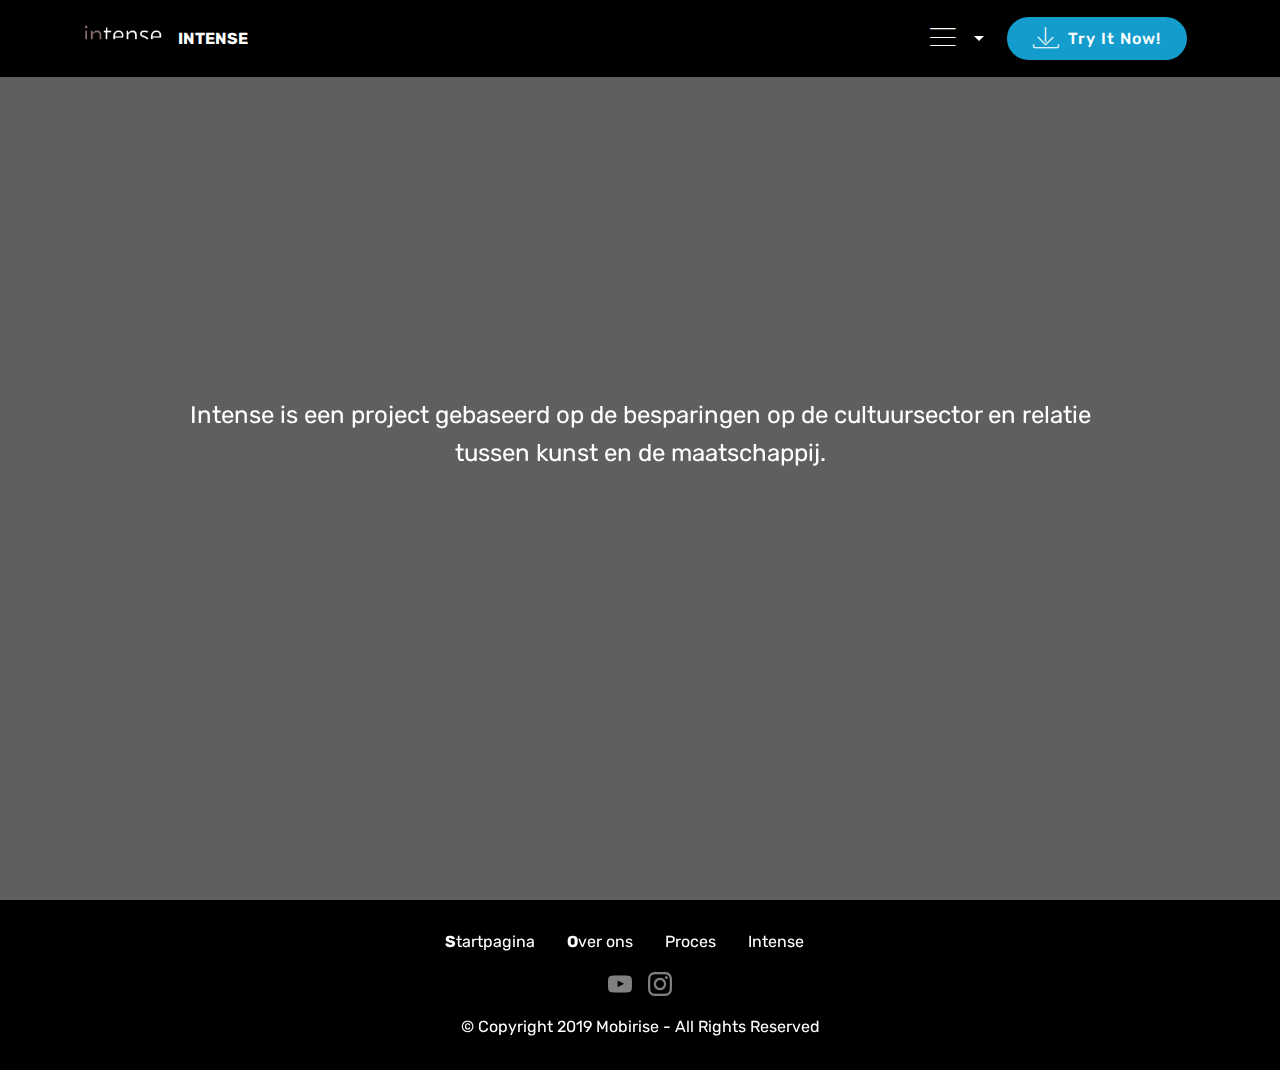
<file: index.html>
<!DOCTYPE html>
<html  >
<head>
  <!-- Site made with Mobirise Website Builder v4.11.6, https://mobirise.com -->
  <meta charset="UTF-8">
  <meta http-equiv="X-UA-Compatible" content="IE=edge">
  <meta name="generator" content="Mobirise v4.11.6, mobirise.com">
  <meta name="viewport" content="width=device-width, initial-scale=1, minimum-scale=1">
  <link rel="shortcut icon" href="assets/images/m10-logo-intense.2-122x87.png" type="image/x-icon">
  <meta name="description" content="">
  
  <title>startpagina</title>
  <link rel="stylesheet" href="assets/web/assets/mobirise-icons/mobirise-icons.css">
  <link rel="stylesheet" href="assets/bootstrap/css/bootstrap.min.css">
  <link rel="stylesheet" href="assets/bootstrap/css/bootstrap-grid.min.css">
  <link rel="stylesheet" href="assets/bootstrap/css/bootstrap-reboot.min.css">
  <link rel="stylesheet" href="assets/socicon/css/styles.css">
  <link rel="stylesheet" href="assets/tether/tether.min.css">
  <link rel="stylesheet" href="assets/dropdown/css/style.css">
  <link rel="stylesheet" href="assets/theme/css/style.css">
  <link rel="preload" as="style" href="assets/mobirise/css/mbr-additional.css"><link rel="stylesheet" href="assets/mobirise/css/mbr-additional.css" type="text/css">
  
  
  
</head>
<body>
  <section class="menu cid-rKrNBlcdyi" once="menu" id="menu1-2f">

    

    <nav class="navbar navbar-expand beta-menu navbar-dropdown align-items-center navbar-fixed-top navbar-toggleable-sm">
        <button class="navbar-toggler navbar-toggler-right" type="button" data-toggle="collapse" data-target="#navbarSupportedContent" aria-controls="navbarSupportedContent" aria-expanded="false" aria-label="Toggle navigation">
            <div class="hamburger">
                <span></span>
                <span></span>
                <span></span>
                <span></span>
            </div>
        </button>
        <div class="menu-logo">
            <div class="navbar-brand">
                <span class="navbar-logo">
                    <a href="https://mobirise.com">
                         <img src="assets/images/m10-logo-intense.2-122x87.png" alt="Mobirise" title="" style="height: 3.8rem;">
                    </a>
                </span>
                <span class="navbar-caption-wrap"><a class="navbar-caption text-white display-4" href="https://mobirise.com">INTENSE</a></span>
            </div>
        </div>
        <div class="collapse navbar-collapse" id="navbarSupportedContent">
            <ul class="navbar-nav nav-dropdown" data-app-modern-menu="true"><li class="nav-item">
                    <a class="nav-link link text-white display-4" href="https://mobirise.com">
                        </a>
                </li>
                <li class="nav-item dropdown">
                    <a class="nav-link link text-white dropdown-toggle display-4" href="https://mobirise.com" data-toggle="dropdown-submenu" aria-expanded="false"><span class="mbri-menu mbr-iconfont mbr-iconfont-btn"></span>&nbsp;</a><div class="dropdown-menu"><a class="text-white dropdown-item display-4" href="index.html">Startpagina</a><a class="text-white dropdown-item display-4" href="page2.html">Over ons</a><a class="text-white dropdown-item display-4" href="page1.html">Proces</a><a class="text-white dropdown-item display-4" href="page3.html" aria-expanded="false">Intense</a></div>
                </li></ul>
            <div class="navbar-buttons mbr-section-btn">
                <a class="btn btn-sm btn-primary display-4" href="https://mobirise.com">
                    <span class="mbri-save mbr-iconfont mbr-iconfont-btn "></span>
                    Try It Now!
                </a>
            </div>
        </div>
    </nav>
</section>

<section class="engine"><a href="https://mobirise.info/i">free web creation software</a></section><section class="header6 cid-rJcjDNnBJG mbr-fullscreen" data-bg-video="https://vimeo.com/378979175" id="header6-d">

    

    <div class="mbr-overlay" style="opacity: 0.6; background-color: rgb(0, 0, 0);">
    </div>

    <div class="container">
        <div class="row justify-content-md-center">
            <div class="mbr-white col-md-10">
                
                <p class="mbr-text align-center pb-3 mbr-fonts-style display-5">
                    Intense is een project gebaseerd op de besparingen op de cultuursector en relatie tussen kunst en de maatschappij.</p>
                
            </div>
        </div>
    </div>

    
</section>

<section once="footers" class="cid-rJcr6hrGQt" id="footer7-h">

    

    

    <div class="container">
        <div class="media-container-row align-center mbr-white">
            <div class="row row-links">
                <ul class="foot-menu">
                    
                    
                    
                    
                    
                <li class="foot-menu-item mbr-fonts-style display-7">
                        <a class="text-white mbr-bold" href="#" target="_blank">S</a>tartpagina
                    </li><li class="foot-menu-item mbr-fonts-style display-7">
                        <a class="text-white mbr-bold" href="#" target="_blank">O</a>ver ons
                    </li><li class="foot-menu-item mbr-fonts-style display-7">Proces</li><li class="foot-menu-item mbr-fonts-style display-7">Intense</li><li class="foot-menu-item mbr-fonts-style display-7"></li></ul>
            </div>
            <div class="row social-row">
                <div class="social-list align-right pb-2">
                    
                    
                    
                    
                    
                    
                <div class="soc-item">
                        <a href="https://twitter.com/mobirise" target="_blank">
                            <span class="mbr-iconfont mbr-iconfont-social socicon-twitter socicon" style="color: rgb(0, 0, 0); fill: rgb(0, 0, 0);"></span>
                        </a>
                    </div><div class="soc-item">
                        <a href="https://www.facebook.com/pages/Mobirise/1616226671953247" target="_blank">
                            <span class="mbr-iconfont mbr-iconfont-social socicon-facebook socicon" style="color: rgb(0, 0, 0); fill: rgb(0, 0, 0);"></span>
                        </a>
                    </div><div class="soc-item">
                        <a href="https://www.youtube.com/c/mobirise" target="_blank">
                            <span class="socicon-youtube socicon mbr-iconfont mbr-iconfont-social"></span>
                        </a>
                    </div><div class="soc-item">
                        <a href="https://instagram.com/mobirise" target="_blank">
                            <span class="socicon-instagram socicon mbr-iconfont mbr-iconfont-social"></span>
                        </a>
                    </div><div class="soc-item">
                        <a href="https://plus.google.com/u/0/+Mobirise" target="_blank">
                            <span class="mbr-iconfont mbr-iconfont-social socicon-vimeo socicon" style="color: rgb(0, 0, 0); fill: rgb(0, 0, 0);"></span>
                        </a>
                    </div><div class="soc-item">
                        <a href="https://www.behance.net/Mobirise" target="_blank">
                            <span class="mbr-iconfont mbr-iconfont-social socicon-behance socicon" style="color: rgb(0, 0, 0); fill: rgb(0, 0, 0);"></span>
                        </a>
                    </div></div>
            </div>
            <div class="row row-copirayt">
                <p class="mbr-text mb-0 mbr-fonts-style mbr-white align-center display-7">
                    © Copyright 2019 Mobirise - All Rights Reserved
                </p>
            </div>
        </div>
    </div>
</section>


  <script src="assets/web/assets/jquery/jquery.min.js"></script>
  <script src="assets/popper/popper.min.js"></script>
  <script src="assets/bootstrap/js/bootstrap.min.js"></script>
  <script src="assets/smoothscroll/smooth-scroll.js"></script>
  <script src="assets/tether/tether.min.js"></script>
  <script src="assets/touchswipe/jquery.touch-swipe.min.js"></script>
  <script src="assets/ytplayer/jquery.mb.ytplayer.min.js"></script>
  <script src="assets/vimeoplayer/jquery.mb.vimeo_player.js"></script>
  <script src="assets/dropdown/js/nav-dropdown.js"></script>
  <script src="assets/dropdown/js/navbar-dropdown.js"></script>
  <script src="assets/theme/js/script.js"></script>
  
  
</body>
</html>
</file>
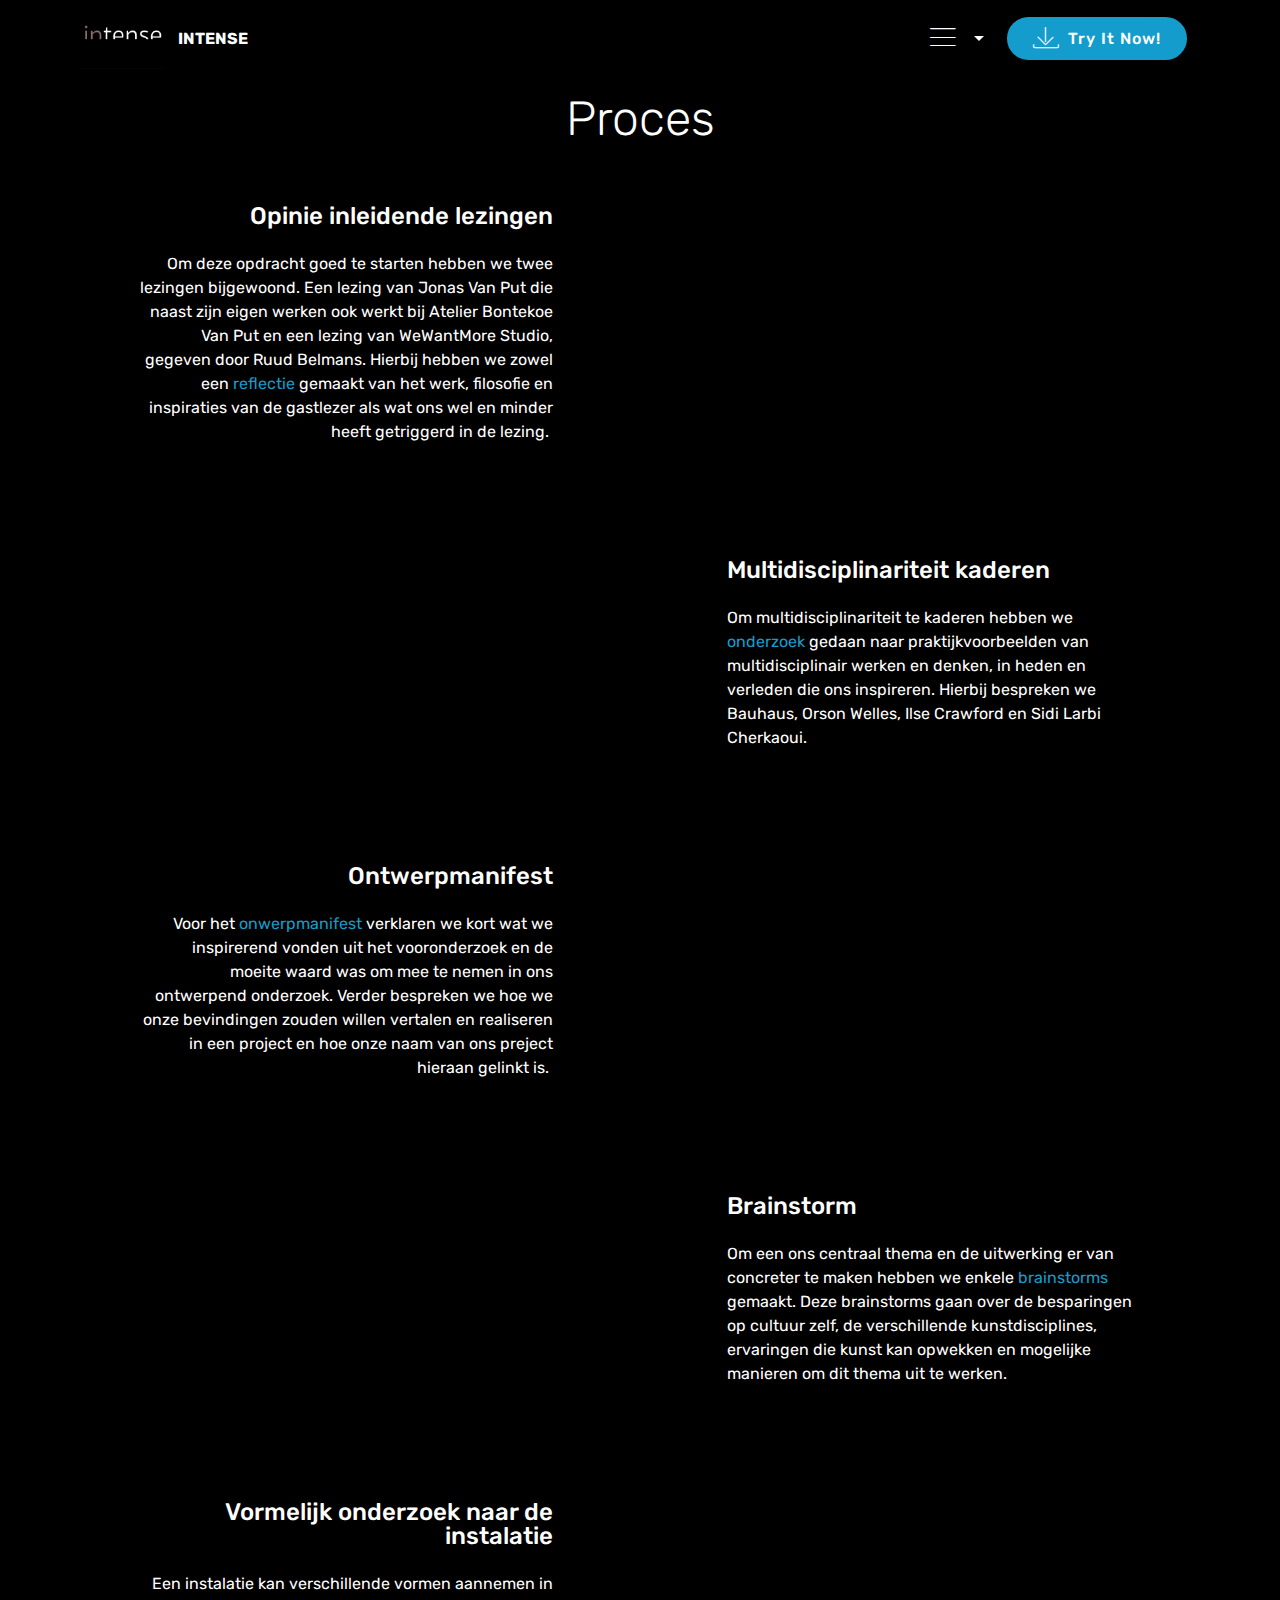
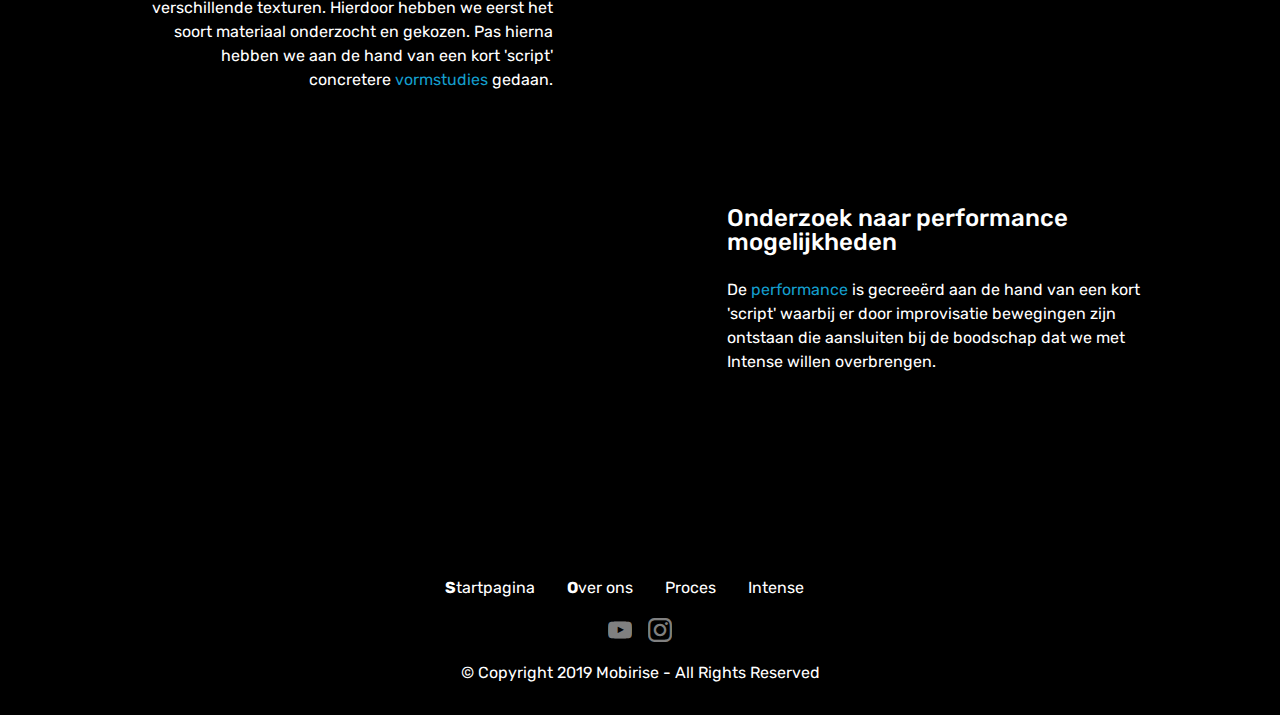
<file: page1.html>
<!DOCTYPE html>
<html  >
<head>
  <!-- Site made with Mobirise Website Builder v4.11.6, https://mobirise.com -->
  <meta charset="UTF-8">
  <meta http-equiv="X-UA-Compatible" content="IE=edge">
  <meta name="generator" content="Mobirise v4.11.6, mobirise.com">
  <meta name="viewport" content="width=device-width, initial-scale=1, minimum-scale=1">
  <link rel="shortcut icon" href="assets/images/m10-logo-intense.2-122x87.png" type="image/x-icon">
  <meta name="description" content="Site Generator Description">
  
  <title>proces</title>
  <link rel="stylesheet" href="assets/web/assets/mobirise-icons/mobirise-icons.css">
  <link rel="stylesheet" href="assets/bootstrap/css/bootstrap.min.css">
  <link rel="stylesheet" href="assets/bootstrap/css/bootstrap-grid.min.css">
  <link rel="stylesheet" href="assets/bootstrap/css/bootstrap-reboot.min.css">
  <link rel="stylesheet" href="assets/tether/tether.min.css">
  <link rel="stylesheet" href="assets/dropdown/css/style.css">
  <link rel="stylesheet" href="assets/socicon/css/styles.css">
  <link rel="stylesheet" href="assets/theme/css/style.css">
  <link rel="preload" as="style" href="assets/mobirise/css/mbr-additional.css"><link rel="stylesheet" href="assets/mobirise/css/mbr-additional.css" type="text/css">
  
  
  
</head>
<body>
  <section class="menu cid-rKtKlOgDGH" once="menu" id="menu1-30">

    

    <nav class="navbar navbar-expand beta-menu navbar-dropdown align-items-center navbar-fixed-top navbar-toggleable-sm">
        <button class="navbar-toggler navbar-toggler-right" type="button" data-toggle="collapse" data-target="#navbarSupportedContent" aria-controls="navbarSupportedContent" aria-expanded="false" aria-label="Toggle navigation">
            <div class="hamburger">
                <span></span>
                <span></span>
                <span></span>
                <span></span>
            </div>
        </button>
        <div class="menu-logo">
            <div class="navbar-brand">
                <span class="navbar-logo">
                    <a href="https://mobirise.com">
                         <img src="assets/images/m10-logo-intense.2-122x87.png" alt="Mobirise" title="" style="height: 3.8rem;">
                    </a>
                </span>
                <span class="navbar-caption-wrap"><a class="navbar-caption text-white display-4" href="https://mobirise.com">INTENSE</a></span>
            </div>
        </div>
        <div class="collapse navbar-collapse" id="navbarSupportedContent">
            <ul class="navbar-nav nav-dropdown" data-app-modern-menu="true"><li class="nav-item">
                    <a class="nav-link link text-white display-4" href="https://mobirise.com">
                        </a>
                </li>
                <li class="nav-item dropdown">
                    <a class="nav-link link text-white dropdown-toggle display-4" href="https://mobirise.com" data-toggle="dropdown-submenu" aria-expanded="false"><span class="mbri-menu mbr-iconfont mbr-iconfont-btn"></span>&nbsp;</a><div class="dropdown-menu"><a class="text-white dropdown-item display-4" href="index.html">Startpagina</a><a class="text-white dropdown-item display-4" href="page2.html">Over ons</a><a class="text-white dropdown-item display-4" href="page1.html">Proces</a><a class="text-white dropdown-item display-4" href="page3.html" aria-expanded="false">Intense</a></div>
                </li></ul>
            <div class="navbar-buttons mbr-section-btn">
                <a class="btn btn-sm btn-primary display-4" href="https://mobirise.com">
                    <span class="mbri-save mbr-iconfont mbr-iconfont-btn "></span>
                    Try It Now!
                </a>
            </div>
        </div>
    </nav>
</section>

<section class="engine"><a href="https://mobirise.info/z">best free css templates</a></section><section class="timeline1 cid-rJcpz7CaxJ" id="timeline1-g">

    

    

    <div class="container align-center">
        <h2 class="mbr-section-title pb-3 mbr-fonts-style display-2">
            Proces</h2>
        

        <div class="container timelines-container" mbri-timelines="">
            <!--1-->
            <div class="row timeline-element reverse separline">
                 <div class="timeline-date-panel col-xs-12 col-md-6  align-left">         
                    <div class="time-line-date-content">
                        
                    </div>
                </div>
           <span class="iconBackground"></span>
            <div class="col-xs-12 col-md-6 align-right">
                <div class="timeline-text-content">
                    <h4 class="mbr-timeline-title pb-3 mbr-fonts-style display-5">
                        Opinie inleidende lezingen</h4>
                    <p class="mbr-timeline-text mbr-fonts-style display-7">Om deze opdracht goed te starten hebben we twee lezingen bijgewoond. Een lezing van Jonas Van Put die naast zijn eigen werken ook werkt bij Atelier Bontekoe Van Put en een lezing van WeWantMore Studio, gegeven door Ruud Belmans. Hierbij hebben we zowel een <a href="page4.html">reflectie </a>gemaakt van het werk, filosofie en inspiraties van de gastlezer als wat ons wel en minder heeft getriggerd in de lezing.&nbsp;<br></p>
                 </div>
            </div>
            </div>
            <!--2-->
            <div class="row timeline-element  separline">
                <div class="timeline-date-panel col-xs-12 col-md-6 align-right">
                    <div class="time-line-date-content">
                        
                    </div>
                </div>
                <span class="iconBackground"></span>
                <div class="col-xs-12 col-md-6 align-left ">
                    <div class="timeline-text-content">
                        <h4 class="mbr-timeline-title pb-3 mbr-fonts-style display-5">Multidisciplinariteit kaderen</h4>
                        <p class="mbr-timeline-text mbr-fonts-style display-7">Om multidisciplinariteit te kaderen hebben we <a href="page6.html">onderzoek </a>gedaan naar praktijkvoorbeelden van multidisciplinair werken en
denken, in heden en verleden&nbsp;die ons inspireren. Hierbij bespreken we Bauhaus, Orson Welles,&nbsp;Ilse Crawford en Sidi Larbi Cherkaoui.<br></p>
                    </div>
                </div>
            </div>
            <!--3-->
            <div class="row timeline-element reverse separline">
                <div class="timeline-date-panel col-xs-12 col-md-6  align-left">
                    <div class="time-line-date-content">
                        
                    </div>
                </div>
                <span class="iconBackground"></span>
                <div class="col-xs-12 col-md-6 align-right">
                    <div class="timeline-text-content">
                        <h4 class="mbr-timeline-title pb-3 mbr-fonts-style display-5">
                            Ontwerpmanifest</h4>      
                        <p class="mbr-timeline-text mbr-fonts-style display-7">Voor het <a href="page10.html">onwerpmanifest</a> verklaren we kort wat we inspirerend vonden uit het vooronderzoek en de moeite waard was om mee te nemen in
ons ontwerpend onderzoek. Verder bespreken we hoe we onze bevindingen zouden willen vertalen en realiseren in een project en hoe onze naam van ons preject hieraan gelinkt is.&nbsp;</p>
                    </div>
                </div>
            </div>
            <!--4-->
            <div class="row timeline-element  separline">
                <div class="timeline-date-panel col-xs-12 col-md-6 align-right">
                    <div class="time-line-date-content">
                        
                    </div>
                </div>
                <span class="iconBackground"></span>
                <div class="col-xs-12 col-md-6 align-left ">
                    <div class="timeline-text-content">
                        <h4 class="mbr-timeline-title pb-3 mbr-fonts-style display-5">
                            Brainstorm</h4>
                        <p class="mbr-timeline-text mbr-fonts-style display-7">Om een ons centraal thema en de uitwerking er van concreter te maken hebben we enkele <a href="page7.html">brainstorms </a>gemaakt. Deze brainstorms gaan over de besparingen op cultuur zelf, de verschillende kunstdisciplines, ervaringen die kunst kan opwekken en mogelijke manieren om dit thema uit te werken.&nbsp;</p>
                    </div>
                </div>
            </div>
            <!--5-->
            <div class="row timeline-element reverse separline">
                <div class="timeline-date-panel col-xs-12 col-md-6  align-left">
                    <div class="time-line-date-content">
                        
                    </div>
                </div>
                <span class="iconBackground"></span>
                <div class="col-xs-12 col-md-6 align-right">
                    <div class="timeline-text-content">
                        <h4 class="mbr-timeline-title pb-3 mbr-fonts-style display-5">Vormelijk onderzoek naar de instalatie</h4>
                        <p class="mbr-timeline-text mbr-fonts-style display-7">Een instalatie kan verschillende vormen aannemen in verschillende texturen. Hierdoor hebben we eerst het soort materiaal onderzocht en gekozen. Pas hierna hebben we aan de hand van een kort 'script' concretere <a href="page8.html">vormstudies</a> gedaan.</p>
                    </div>
                </div>
            </div>
            <!--6-->
            <div class="row timeline-element">
                <div class="timeline-date-panel col-xs-12 col-md-6 align-right">
                    <div class="time-line-date-content">
                       
                    </div>
                </div>
                <span class="iconBackground"></span>
                <div class="col-xs-12 col-md-6 align-left ">
                    <div class="timeline-text-content">
                        <h4 class="mbr-timeline-title pb-3 mbr-fonts-style display-5">Onderzoek naar performance mogelijkheden</h4>
                        <p class="mbr-timeline-text mbr-fonts-style display-7">De <a href="page9.html">performance</a> is gecreeërd aan de hand van een kort 'script' waarbij er door improvisatie bewegingen zijn ontstaan die aansluiten bij de boodschap dat we met Intense willen overbrengen.</p>
                    </div>
                </div>
            </div>
            <!--7-->
            
            <!--8-->
            
            <!--9-->
            
            <!--10-->
            
            <!--11-->
            
            <!--12-->
            
        </div>
    </div>
</section>

<section once="footers" class="cid-rJcr6hrGQt" id="footer7-h">

    

    

    <div class="container">
        <div class="media-container-row align-center mbr-white">
            <div class="row row-links">
                <ul class="foot-menu">
                    
                    
                    
                    
                    
                <li class="foot-menu-item mbr-fonts-style display-7">
                        <a class="text-white mbr-bold" href="#" target="_blank">S</a>tartpagina
                    </li><li class="foot-menu-item mbr-fonts-style display-7">
                        <a class="text-white mbr-bold" href="#" target="_blank">O</a>ver ons
                    </li><li class="foot-menu-item mbr-fonts-style display-7">Proces</li><li class="foot-menu-item mbr-fonts-style display-7">Intense</li><li class="foot-menu-item mbr-fonts-style display-7"></li></ul>
            </div>
            <div class="row social-row">
                <div class="social-list align-right pb-2">
                    
                    
                    
                    
                    
                    
                <div class="soc-item">
                        <a href="https://twitter.com/mobirise" target="_blank">
                            <span class="mbr-iconfont mbr-iconfont-social socicon-twitter socicon" style="color: rgb(0, 0, 0); fill: rgb(0, 0, 0);"></span>
                        </a>
                    </div><div class="soc-item">
                        <a href="https://www.facebook.com/pages/Mobirise/1616226671953247" target="_blank">
                            <span class="mbr-iconfont mbr-iconfont-social socicon-facebook socicon" style="color: rgb(0, 0, 0); fill: rgb(0, 0, 0);"></span>
                        </a>
                    </div><div class="soc-item">
                        <a href="https://www.youtube.com/c/mobirise" target="_blank">
                            <span class="socicon-youtube socicon mbr-iconfont mbr-iconfont-social"></span>
                        </a>
                    </div><div class="soc-item">
                        <a href="https://instagram.com/mobirise" target="_blank">
                            <span class="socicon-instagram socicon mbr-iconfont mbr-iconfont-social"></span>
                        </a>
                    </div><div class="soc-item">
                        <a href="https://plus.google.com/u/0/+Mobirise" target="_blank">
                            <span class="mbr-iconfont mbr-iconfont-social socicon-vimeo socicon" style="color: rgb(0, 0, 0); fill: rgb(0, 0, 0);"></span>
                        </a>
                    </div><div class="soc-item">
                        <a href="https://www.behance.net/Mobirise" target="_blank">
                            <span class="mbr-iconfont mbr-iconfont-social socicon-behance socicon" style="color: rgb(0, 0, 0); fill: rgb(0, 0, 0);"></span>
                        </a>
                    </div></div>
            </div>
            <div class="row row-copirayt">
                <p class="mbr-text mb-0 mbr-fonts-style mbr-white align-center display-7">
                    © Copyright 2019 Mobirise - All Rights Reserved
                </p>
            </div>
        </div>
    </div>
</section>


  <script src="assets/web/assets/jquery/jquery.min.js"></script>
  <script src="assets/popper/popper.min.js"></script>
  <script src="assets/bootstrap/js/bootstrap.min.js"></script>
  <script src="assets/tether/tether.min.js"></script>
  <script src="assets/smoothscroll/smooth-scroll.js"></script>
  <script src="assets/dropdown/js/nav-dropdown.js"></script>
  <script src="assets/dropdown/js/navbar-dropdown.js"></script>
  <script src="assets/touchswipe/jquery.touch-swipe.min.js"></script>
  <script src="assets/theme/js/script.js"></script>
  
  
</body>
</html>
</file>
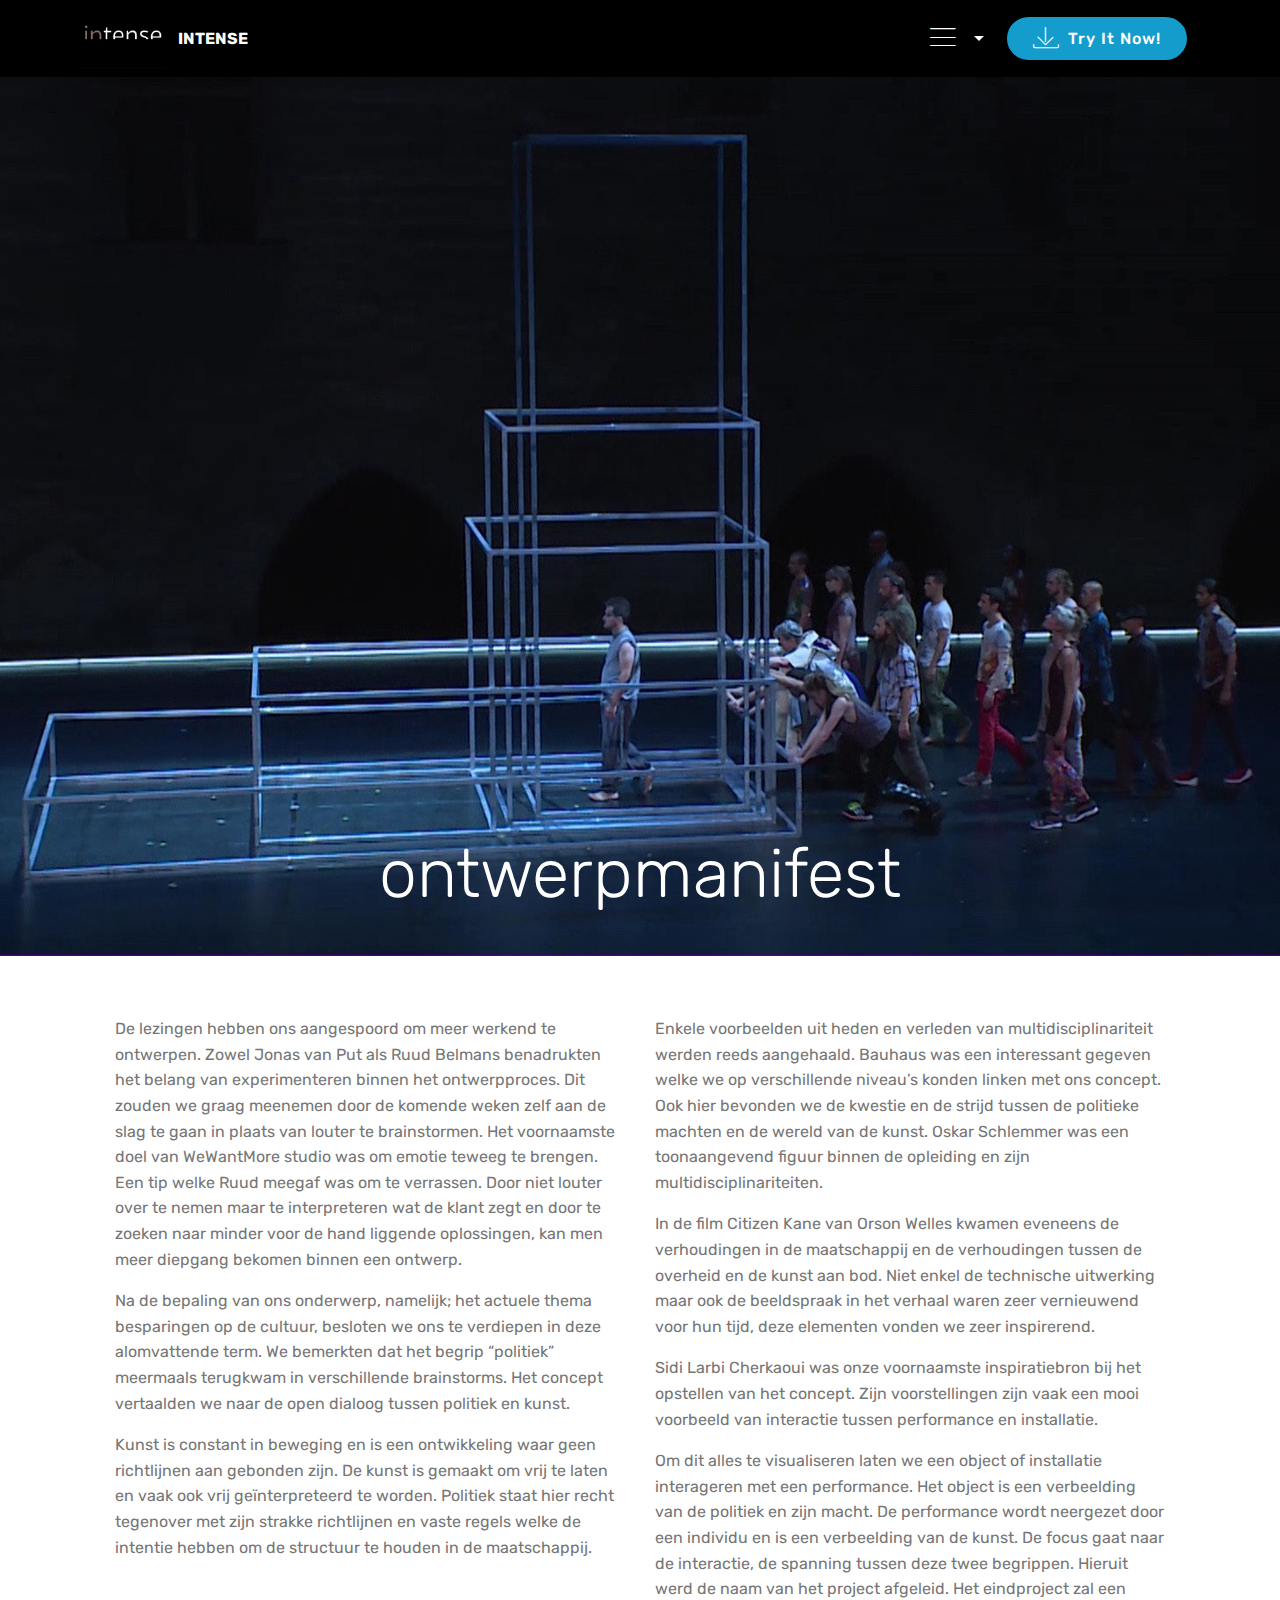
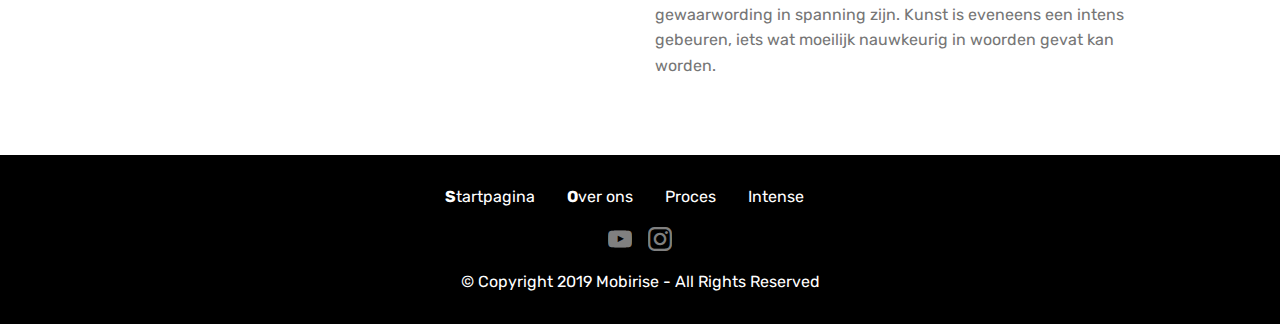
<file: page10.html>
<!DOCTYPE html>
<html  >
<head>
  <!-- Site made with Mobirise Website Builder v4.11.6, https://mobirise.com -->
  <meta charset="UTF-8">
  <meta http-equiv="X-UA-Compatible" content="IE=edge">
  <meta name="generator" content="Mobirise v4.11.6, mobirise.com">
  <meta name="viewport" content="width=device-width, initial-scale=1, minimum-scale=1">
  <link rel="shortcut icon" href="assets/images/m10-logo-intense.2-122x87.png" type="image/x-icon">
  <meta name="description" content="Website Creator Description">
  
  <title>katern c</title>
  <link rel="stylesheet" href="assets/web/assets/mobirise-icons/mobirise-icons.css">
  <link rel="stylesheet" href="assets/bootstrap/css/bootstrap.min.css">
  <link rel="stylesheet" href="assets/bootstrap/css/bootstrap-grid.min.css">
  <link rel="stylesheet" href="assets/bootstrap/css/bootstrap-reboot.min.css">
  <link rel="stylesheet" href="assets/tether/tether.min.css">
  <link rel="stylesheet" href="assets/dropdown/css/style.css">
  <link rel="stylesheet" href="assets/socicon/css/styles.css">
  <link rel="stylesheet" href="assets/theme/css/style.css">
  <link rel="preload" as="style" href="assets/mobirise/css/mbr-additional.css"><link rel="stylesheet" href="assets/mobirise/css/mbr-additional.css" type="text/css">
  
  
  
</head>
<body>
  <section class="menu cid-rKtMTTXvUV" once="menu" id="menu1-33">

    

    <nav class="navbar navbar-expand beta-menu navbar-dropdown align-items-center navbar-fixed-top navbar-toggleable-sm">
        <button class="navbar-toggler navbar-toggler-right" type="button" data-toggle="collapse" data-target="#navbarSupportedContent" aria-controls="navbarSupportedContent" aria-expanded="false" aria-label="Toggle navigation">
            <div class="hamburger">
                <span></span>
                <span></span>
                <span></span>
                <span></span>
            </div>
        </button>
        <div class="menu-logo">
            <div class="navbar-brand">
                <span class="navbar-logo">
                    <a href="https://mobirise.com">
                         <img src="assets/images/m10-logo-intense.2-122x87.png" alt="Mobirise" title="" style="height: 3.8rem;">
                    </a>
                </span>
                <span class="navbar-caption-wrap"><a class="navbar-caption text-white display-4" href="https://mobirise.com">INTENSE</a></span>
            </div>
        </div>
        <div class="collapse navbar-collapse" id="navbarSupportedContent">
            <ul class="navbar-nav nav-dropdown" data-app-modern-menu="true"><li class="nav-item">
                    <a class="nav-link link text-white display-4" href="https://mobirise.com">
                        </a>
                </li>
                <li class="nav-item dropdown">
                    <a class="nav-link link text-white dropdown-toggle display-4" href="https://mobirise.com" data-toggle="dropdown-submenu" aria-expanded="false"><span class="mbri-menu mbr-iconfont mbr-iconfont-btn"></span>&nbsp;</a><div class="dropdown-menu"><a class="text-white dropdown-item display-4" href="index.html">Startpagina</a><a class="text-white dropdown-item display-4" href="page2.html">Over ons</a><a class="text-white dropdown-item display-4" href="page1.html">Proces</a><a class="text-white dropdown-item display-4" href="page3.html" aria-expanded="false">Intense</a></div>
                </li></ul>
            <div class="navbar-buttons mbr-section-btn">
                <a class="btn btn-sm btn-primary display-4" href="https://mobirise.com">
                    <span class="mbri-save mbr-iconfont mbr-iconfont-btn "></span>
                    Try It Now!
                </a>
            </div>
        </div>
    </nav>
</section>

<section class="engine"><a href="https://mobirise.info/r">free bootstrap templates</a></section><section class="cid-rJMBpH7kK1" id="image2-2c">

    

    <figure class="mbr-figure">
        <div class="image-block" style="width: 100%;">
            <img src="assets/images/m10-aon-afdrukken-1459x1090.jpg" alt="Mobirise" title="">
            <figcaption class="mbr-figure-caption mbr-figure-caption-over">
                <div class="pb-5 px-3 mbr-white align-center mbr-fonts-style display-1">
                    ontwerpmanifest</div>
            </figcaption>
        </div>
    </figure>
</section>

<section class="mbr-section article content3 cid-rJLJrk3qDF" id="content3-1u">
      
     

    <div class="container">
        <div class="media-container-row">
            <div class="row col-12 col-md-12">
                <div class="col-12 mbr-text mbr-fonts-style col-md-6 display-7">
                     <p>De lezingen hebben ons aangespoord om meer werkend te ontwerpen. Zowel Jonas van Put als Ruud Belmans benadrukten het belang van experimenteren binnen het ontwerpproces. Dit zouden we graag meenemen door de komende weken zelf aan de slag te gaan in plaats van louter te brainstormen. Het voornaamste doel van WeWantMore studio was om emotie teweeg te brengen. Een tip welke Ruud meegaf was om te verrassen. Door niet louter over te nemen maar te interpreteren wat de klant zegt en door te zoeken naar minder voor de hand liggende oplossingen, kan men meer diepgang bekomen binnen een ontwerp.
</p><p>Na de bepaling van ons onderwerp, namelijk; het actuele thema besparingen op de cultuur, besloten we ons te verdiepen in deze alomvattende term. We bemerkten dat het begrip “politiek” meermaals terugkwam in verschillende brainstorms. Het concept vertaalden we naar de open dialoog tussen politiek en kunst.
</p><p>Kunst is constant in beweging en is een ontwikkeling waar geen richtlijnen aan gebonden zijn. De kunst is gemaakt om vrij te laten en vaak ook vrij geïnterpreteerd te worden. Politiek staat hier recht tegenover met zijn strakke richtlijnen en vaste regels welke de intentie hebben om de structuur te houden in de maatschappij.</p>
                </div>
                <div class="col-12 mbr-text mbr-fonts-style display-7 col-md-6">
                     <p>Enkele voorbeelden uit heden en verleden van multidisciplinariteit werden reeds aangehaald. Bauhaus was een interessant gegeven welke we op verschillende niveau’s konden linken met ons concept. Ook hier bevonden we de kwestie en de strijd tussen de politieke machten en de wereld van de kunst. Oskar Schlemmer was een toonaangevend figuur binnen de opleiding en zijn multidisciplinariteiten.
</p><p>In de film Citizen Kane van Orson Welles kwamen eveneens de verhoudingen in de maatschappij en de verhoudingen tussen de overheid en de kunst aan bod. Niet enkel de technische uitwerking maar ook de beeldspraak in het verhaal waren zeer vernieuwend voor hun tijd, deze elementen vonden we zeer inspirerend.
</p><p>Sidi Larbi Cherkaoui was onze voornaamste inspiratiebron bij het opstellen van het concept. Zijn voorstellingen zijn vaak een mooi voorbeeld van interactie tussen performance en installatie.
</p><p>Om dit alles te visualiseren laten we een object of installatie interageren met een performance. Het object is een verbeelding van de politiek en zijn macht. De performance wordt neergezet door een individu en is een verbeelding van de kunst. De focus gaat naar de interactie, de spanning tussen deze twee begrippen. Hieruit werd de naam van het project afgeleid. Het eindproject zal een gewaarwording in spanning zijn. Kunst is eveneens een intens gebeuren, iets wat moeilijk nauwkeurig in woorden gevat kan worden.</p>
                </div>
                
            </div>
        </div>
    </div>
</section>

<section once="footers" class="cid-rJLETFJOZ3" id="footer7-1o">

    

    

    <div class="container">
        <div class="media-container-row align-center mbr-white">
            <div class="row row-links">
                <ul class="foot-menu">
                    
                    
                    
                    
                    
                <li class="foot-menu-item mbr-fonts-style display-7">
                        <a class="text-white mbr-bold" href="#" target="_blank">S</a>tartpagina
                    </li><li class="foot-menu-item mbr-fonts-style display-7">
                        <a class="text-white mbr-bold" href="#" target="_blank">O</a>ver ons
                    </li><li class="foot-menu-item mbr-fonts-style display-7">Proces</li><li class="foot-menu-item mbr-fonts-style display-7">Intense</li><li class="foot-menu-item mbr-fonts-style display-7"></li></ul>
            </div>
            <div class="row social-row">
                <div class="social-list align-right pb-2">
                    
                    
                    
                    
                    
                    
                <div class="soc-item">
                        <a href="https://twitter.com/mobirise" target="_blank">
                            <span class="mbr-iconfont mbr-iconfont-social socicon-twitter socicon" style="color: rgb(0, 0, 0); fill: rgb(0, 0, 0);"></span>
                        </a>
                    </div><div class="soc-item">
                        <a href="https://www.facebook.com/pages/Mobirise/1616226671953247" target="_blank">
                            <span class="mbr-iconfont mbr-iconfont-social socicon-facebook socicon" style="color: rgb(0, 0, 0); fill: rgb(0, 0, 0);"></span>
                        </a>
                    </div><div class="soc-item">
                        <a href="https://www.youtube.com/c/mobirise" target="_blank">
                            <span class="socicon-youtube socicon mbr-iconfont mbr-iconfont-social"></span>
                        </a>
                    </div><div class="soc-item">
                        <a href="https://instagram.com/mobirise" target="_blank">
                            <span class="socicon-instagram socicon mbr-iconfont mbr-iconfont-social"></span>
                        </a>
                    </div><div class="soc-item">
                        <a href="https://plus.google.com/u/0/+Mobirise" target="_blank">
                            <span class="mbr-iconfont mbr-iconfont-social socicon-vimeo socicon" style="color: rgb(0, 0, 0); fill: rgb(0, 0, 0);"></span>
                        </a>
                    </div><div class="soc-item">
                        <a href="https://www.behance.net/Mobirise" target="_blank">
                            <span class="mbr-iconfont mbr-iconfont-social socicon-behance socicon" style="color: rgb(0, 0, 0); fill: rgb(0, 0, 0);"></span>
                        </a>
                    </div></div>
            </div>
            <div class="row row-copirayt">
                <p class="mbr-text mb-0 mbr-fonts-style mbr-white align-center display-7">
                    © Copyright 2019 Mobirise - All Rights Reserved
                </p>
            </div>
        </div>
    </div>
</section>


  <script src="assets/web/assets/jquery/jquery.min.js"></script>
  <script src="assets/popper/popper.min.js"></script>
  <script src="assets/bootstrap/js/bootstrap.min.js"></script>
  <script src="assets/tether/tether.min.js"></script>
  <script src="assets/smoothscroll/smooth-scroll.js"></script>
  <script src="assets/dropdown/js/nav-dropdown.js"></script>
  <script src="assets/dropdown/js/navbar-dropdown.js"></script>
  <script src="assets/touchswipe/jquery.touch-swipe.min.js"></script>
  <script src="assets/theme/js/script.js"></script>
  
  
</body>
</html>
</file>
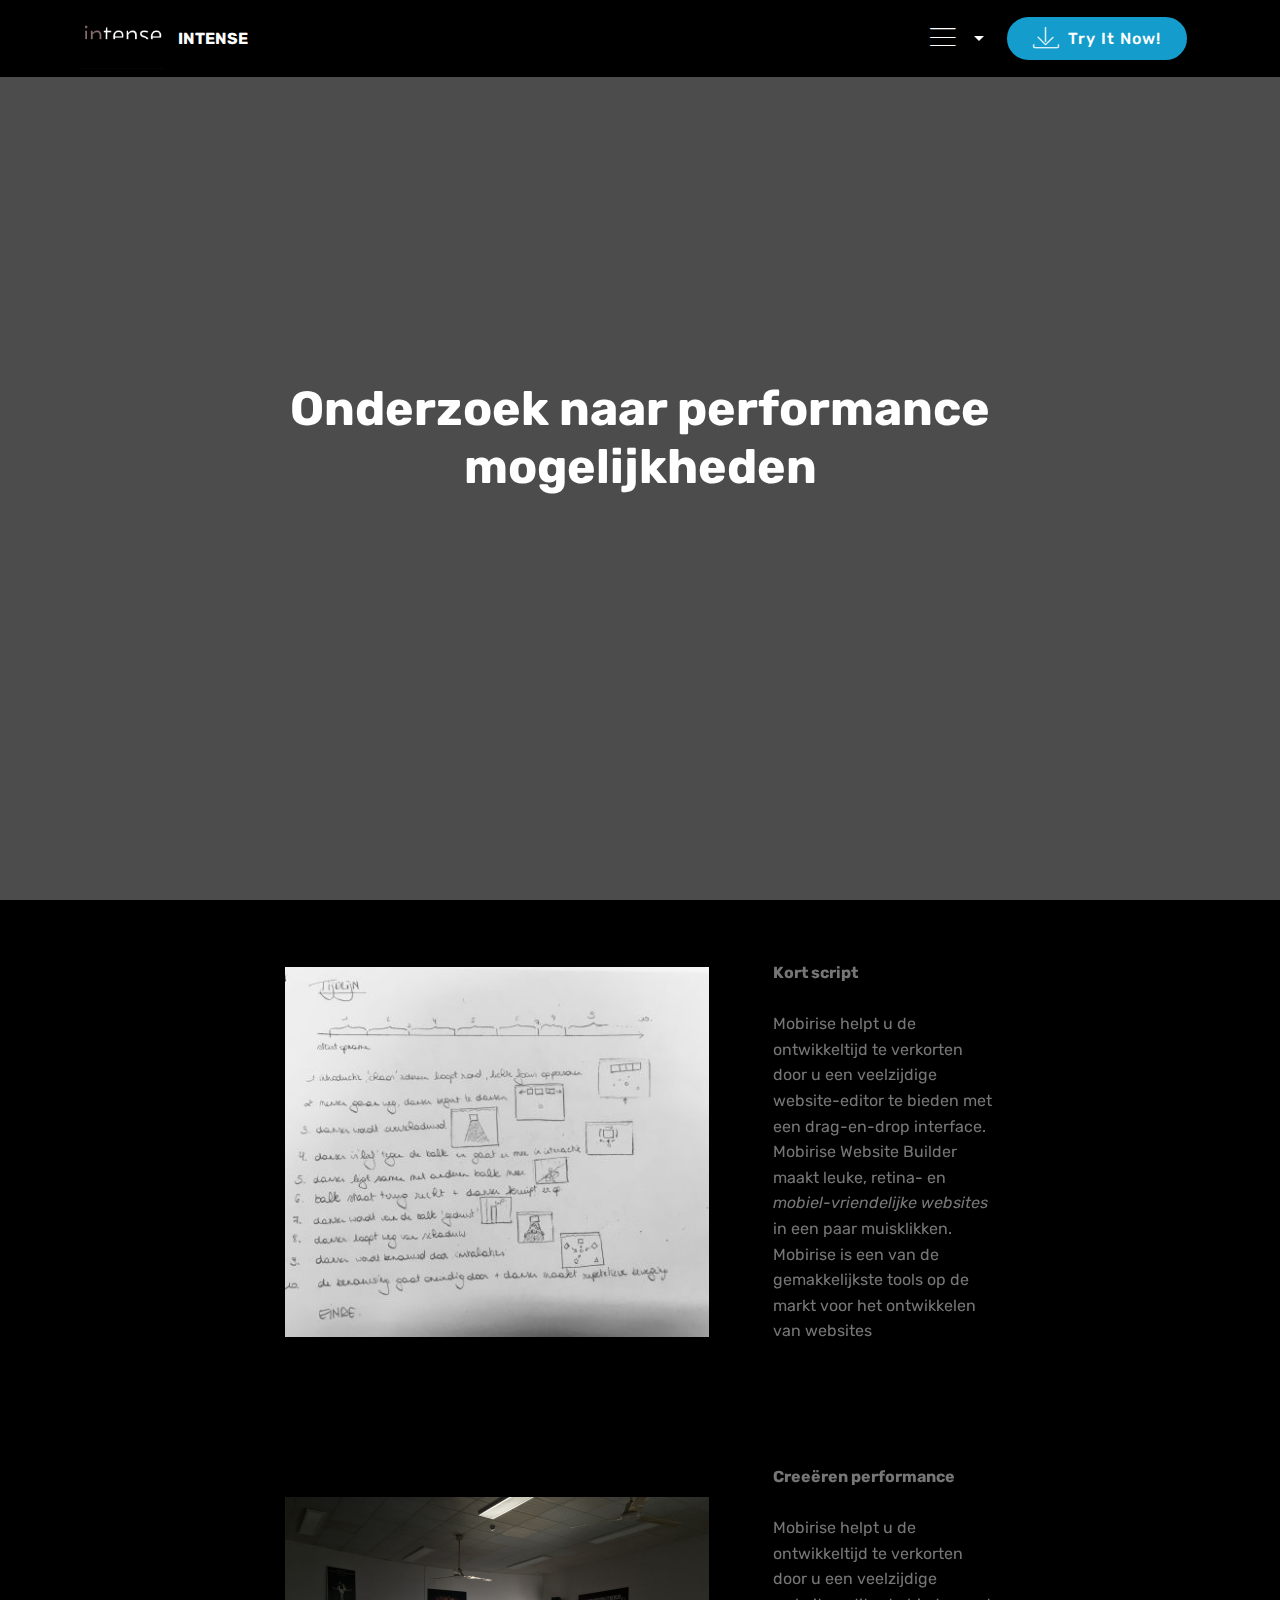
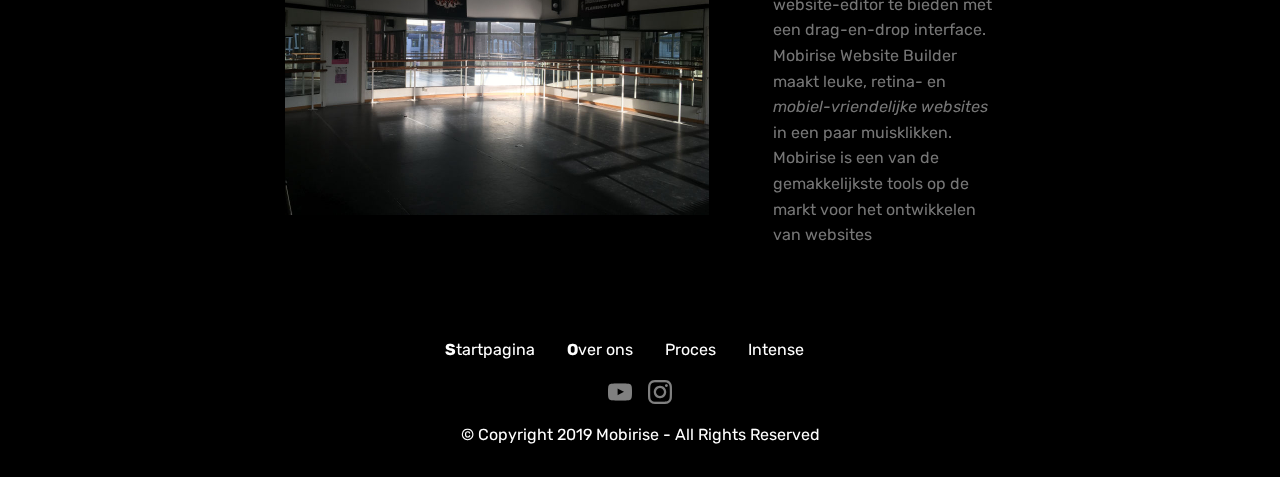
<file: page11.html>
<!DOCTYPE html>
<html  >
<head>
  <!-- Site made with Mobirise Website Builder v4.11.6, https://mobirise.com -->
  <meta charset="UTF-8">
  <meta http-equiv="X-UA-Compatible" content="IE=edge">
  <meta name="generator" content="Mobirise v4.11.6, mobirise.com">
  <meta name="viewport" content="width=device-width, initial-scale=1, minimum-scale=1">
  <link rel="shortcut icon" href="assets/images/m10-logo-intense.2-122x87.png" type="image/x-icon">
  <meta name="description" content="Website Builder Description">
  
  <title>Page 11</title>
  <link rel="stylesheet" href="assets/web/assets/mobirise-icons/mobirise-icons.css">
  <link rel="stylesheet" href="assets/bootstrap/css/bootstrap.min.css">
  <link rel="stylesheet" href="assets/bootstrap/css/bootstrap-grid.min.css">
  <link rel="stylesheet" href="assets/bootstrap/css/bootstrap-reboot.min.css">
  <link rel="stylesheet" href="assets/socicon/css/styles.css">
  <link rel="stylesheet" href="assets/tether/tether.min.css">
  <link rel="stylesheet" href="assets/dropdown/css/style.css">
  <link rel="stylesheet" href="assets/theme/css/style.css">
  <link rel="preload" as="style" href="assets/mobirise/css/mbr-additional.css"><link rel="stylesheet" href="assets/mobirise/css/mbr-additional.css" type="text/css">
  
  
  
</head>
<body>
  <section class="menu cid-rKtWIiuGER" once="menu" id="menu1-3h">

    

    <nav class="navbar navbar-expand beta-menu navbar-dropdown align-items-center navbar-fixed-top navbar-toggleable-sm">
        <button class="navbar-toggler navbar-toggler-right" type="button" data-toggle="collapse" data-target="#navbarSupportedContent" aria-controls="navbarSupportedContent" aria-expanded="false" aria-label="Toggle navigation">
            <div class="hamburger">
                <span></span>
                <span></span>
                <span></span>
                <span></span>
            </div>
        </button>
        <div class="menu-logo">
            <div class="navbar-brand">
                <span class="navbar-logo">
                    <a href="https://mobirise.com">
                         <img src="assets/images/m10-logo-intense.2-122x87.png" alt="Mobirise" title="" style="height: 3.8rem;">
                    </a>
                </span>
                <span class="navbar-caption-wrap"><a class="navbar-caption text-white display-4" href="https://mobirise.com">INTENSE</a></span>
            </div>
        </div>
        <div class="collapse navbar-collapse" id="navbarSupportedContent">
            <ul class="navbar-nav nav-dropdown" data-app-modern-menu="true"><li class="nav-item">
                    <a class="nav-link link text-white display-4" href="https://mobirise.com">
                        </a>
                </li>
                <li class="nav-item dropdown">
                    <a class="nav-link link text-white dropdown-toggle display-4" href="https://mobirise.com" data-toggle="dropdown-submenu" aria-expanded="false"><span class="mbri-menu mbr-iconfont mbr-iconfont-btn"></span>&nbsp;</a><div class="dropdown-menu"><a class="text-white dropdown-item display-4" href="index.html">Startpagina</a><a class="text-white dropdown-item display-4" href="page2.html">Over ons</a><a class="text-white dropdown-item display-4" href="page1.html">Proces</a><a class="text-white dropdown-item display-4" href="page3.html" aria-expanded="false">Intense</a></div>
                </li></ul>
            <div class="navbar-buttons mbr-section-btn">
                <a class="btn btn-sm btn-primary display-4" href="https://mobirise.com">
                    <span class="mbri-save mbr-iconfont mbr-iconfont-btn "></span>
                    Try It Now!
                </a>
            </div>
        </div>
    </nav>
</section>

<section class="engine"><a href="https://mobirise.info/w">free html5 templates</a></section><section class="header6 cid-rKtWIkfY1z mbr-fullscreen" data-bg-video="https://vimeo.com/378979175" id="header6-3i">

    

    <div class="mbr-overlay" style="opacity: 0.8; background-color: rgb(35, 35, 35);">
    </div>

    <div class="container">
        <div class="row justify-content-md-center">
            <div class="mbr-white col-md-10">
                <h1 class="mbr-section-title align-center mbr-bold pb-3 mbr-fonts-style display-2">Onderzoek naar performance mogelijkheden</h1>
                
                
            </div>
        </div>
    </div>

    
</section>

<section class="mbr-section content6 cid-rKtWIm09zU" id="content6-3j">
    
     
    
    <div class="container">
        <div class="media-container-row">
            <div class="col-12 col-md-8">
                <div class="media-container-row">
                    <div class="mbr-figure" style="width: 200%;">
                      <img src="assets/images/img-8971-436x380.jpg" alt="Mobirise" title="">  
                    </div>
                    <div class="media-content">
                        <div class="mbr-section-text">
                            <p class="mbr-text mb-0 mbr-fonts-style display-7"><strong>Kort script</strong><br><strong><br></strong>Mobirise helpt u de ontwikkeltijd te verkorten door u een veelzijdige website-editor te bieden met een drag-en-drop interface. Mobirise Website Builder maakt leuke, retina- en <em>mobiel-vriendelijke websites</em> in een paar muisklikken. Mobirise is een van de gemakkelijkste tools  op de markt voor het ontwikkelen van websites
                            </p>
                        </div>
                    </div>
                </div>
            </div>
        </div>
    </div>
</section>

<section class="mbr-section content6 cid-rKtWImydTe" id="content6-3k">
    
     
    
    <div class="container">
        <div class="media-container-row">
            <div class="col-12 col-md-8">
                <div class="media-container-row">
                    <div class="mbr-figure" style="width: 200%;">
                      <img src="assets/images/img-9003-848x636.jpg" alt="Mobirise" title="">  
                    </div>
                    <div class="media-content">
                        <div class="mbr-section-text">
                            <p class="mbr-text mb-0 mbr-fonts-style display-7"><strong>Creeëren performance</strong><br><strong><br></strong>Mobirise helpt u de ontwikkeltijd te verkorten door u een veelzijdige website-editor te bieden met een drag-en-drop interface. Mobirise Website Builder maakt leuke, retina- en <em>mobiel-vriendelijke websites</em> in een paar muisklikken. Mobirise is een van de gemakkelijkste tools  op de markt voor het ontwikkelen van websites
                            </p>
                        </div>
                    </div>
                </div>
            </div>
        </div>
    </div>
</section>

<section once="footers" class="cid-rKtWIn7VG7" id="footer7-3l">

    

    

    <div class="container">
        <div class="media-container-row align-center mbr-white">
            <div class="row row-links">
                <ul class="foot-menu">
                    
                    
                    
                    
                    
                <li class="foot-menu-item mbr-fonts-style display-7">
                        <a class="text-white mbr-bold" href="#" target="_blank">S</a>tartpagina
                    </li><li class="foot-menu-item mbr-fonts-style display-7">
                        <a class="text-white mbr-bold" href="#" target="_blank">O</a>ver ons
                    </li><li class="foot-menu-item mbr-fonts-style display-7">Proces</li><li class="foot-menu-item mbr-fonts-style display-7">Intense</li><li class="foot-menu-item mbr-fonts-style display-7"></li></ul>
            </div>
            <div class="row social-row">
                <div class="social-list align-right pb-2">
                    
                    
                    
                    
                    
                    
                <div class="soc-item">
                        <a href="https://twitter.com/mobirise" target="_blank">
                            <span class="mbr-iconfont mbr-iconfont-social socicon-twitter socicon" style="color: rgb(0, 0, 0); fill: rgb(0, 0, 0);"></span>
                        </a>
                    </div><div class="soc-item">
                        <a href="https://www.facebook.com/pages/Mobirise/1616226671953247" target="_blank">
                            <span class="mbr-iconfont mbr-iconfont-social socicon-facebook socicon" style="color: rgb(0, 0, 0); fill: rgb(0, 0, 0);"></span>
                        </a>
                    </div><div class="soc-item">
                        <a href="https://www.youtube.com/c/mobirise" target="_blank">
                            <span class="socicon-youtube socicon mbr-iconfont mbr-iconfont-social"></span>
                        </a>
                    </div><div class="soc-item">
                        <a href="https://instagram.com/mobirise" target="_blank">
                            <span class="socicon-instagram socicon mbr-iconfont mbr-iconfont-social"></span>
                        </a>
                    </div><div class="soc-item">
                        <a href="https://plus.google.com/u/0/+Mobirise" target="_blank">
                            <span class="mbr-iconfont mbr-iconfont-social socicon-vimeo socicon" style="color: rgb(0, 0, 0); fill: rgb(0, 0, 0);"></span>
                        </a>
                    </div><div class="soc-item">
                        <a href="https://www.behance.net/Mobirise" target="_blank">
                            <span class="mbr-iconfont mbr-iconfont-social socicon-behance socicon" style="color: rgb(0, 0, 0); fill: rgb(0, 0, 0);"></span>
                        </a>
                    </div></div>
            </div>
            <div class="row row-copirayt">
                <p class="mbr-text mb-0 mbr-fonts-style mbr-white align-center display-7">
                    © Copyright 2019 Mobirise - All Rights Reserved
                </p>
            </div>
        </div>
    </div>
</section>


  <script src="assets/web/assets/jquery/jquery.min.js"></script>
  <script src="assets/popper/popper.min.js"></script>
  <script src="assets/bootstrap/js/bootstrap.min.js"></script>
  <script src="assets/smoothscroll/smooth-scroll.js"></script>
  <script src="assets/tether/tether.min.js"></script>
  <script src="assets/touchswipe/jquery.touch-swipe.min.js"></script>
  <script src="assets/ytplayer/jquery.mb.ytplayer.min.js"></script>
  <script src="assets/vimeoplayer/jquery.mb.vimeo_player.js"></script>
  <script src="assets/dropdown/js/nav-dropdown.js"></script>
  <script src="assets/dropdown/js/navbar-dropdown.js"></script>
  <script src="assets/theme/js/script.js"></script>
  
  
</body>
</html>
</file>
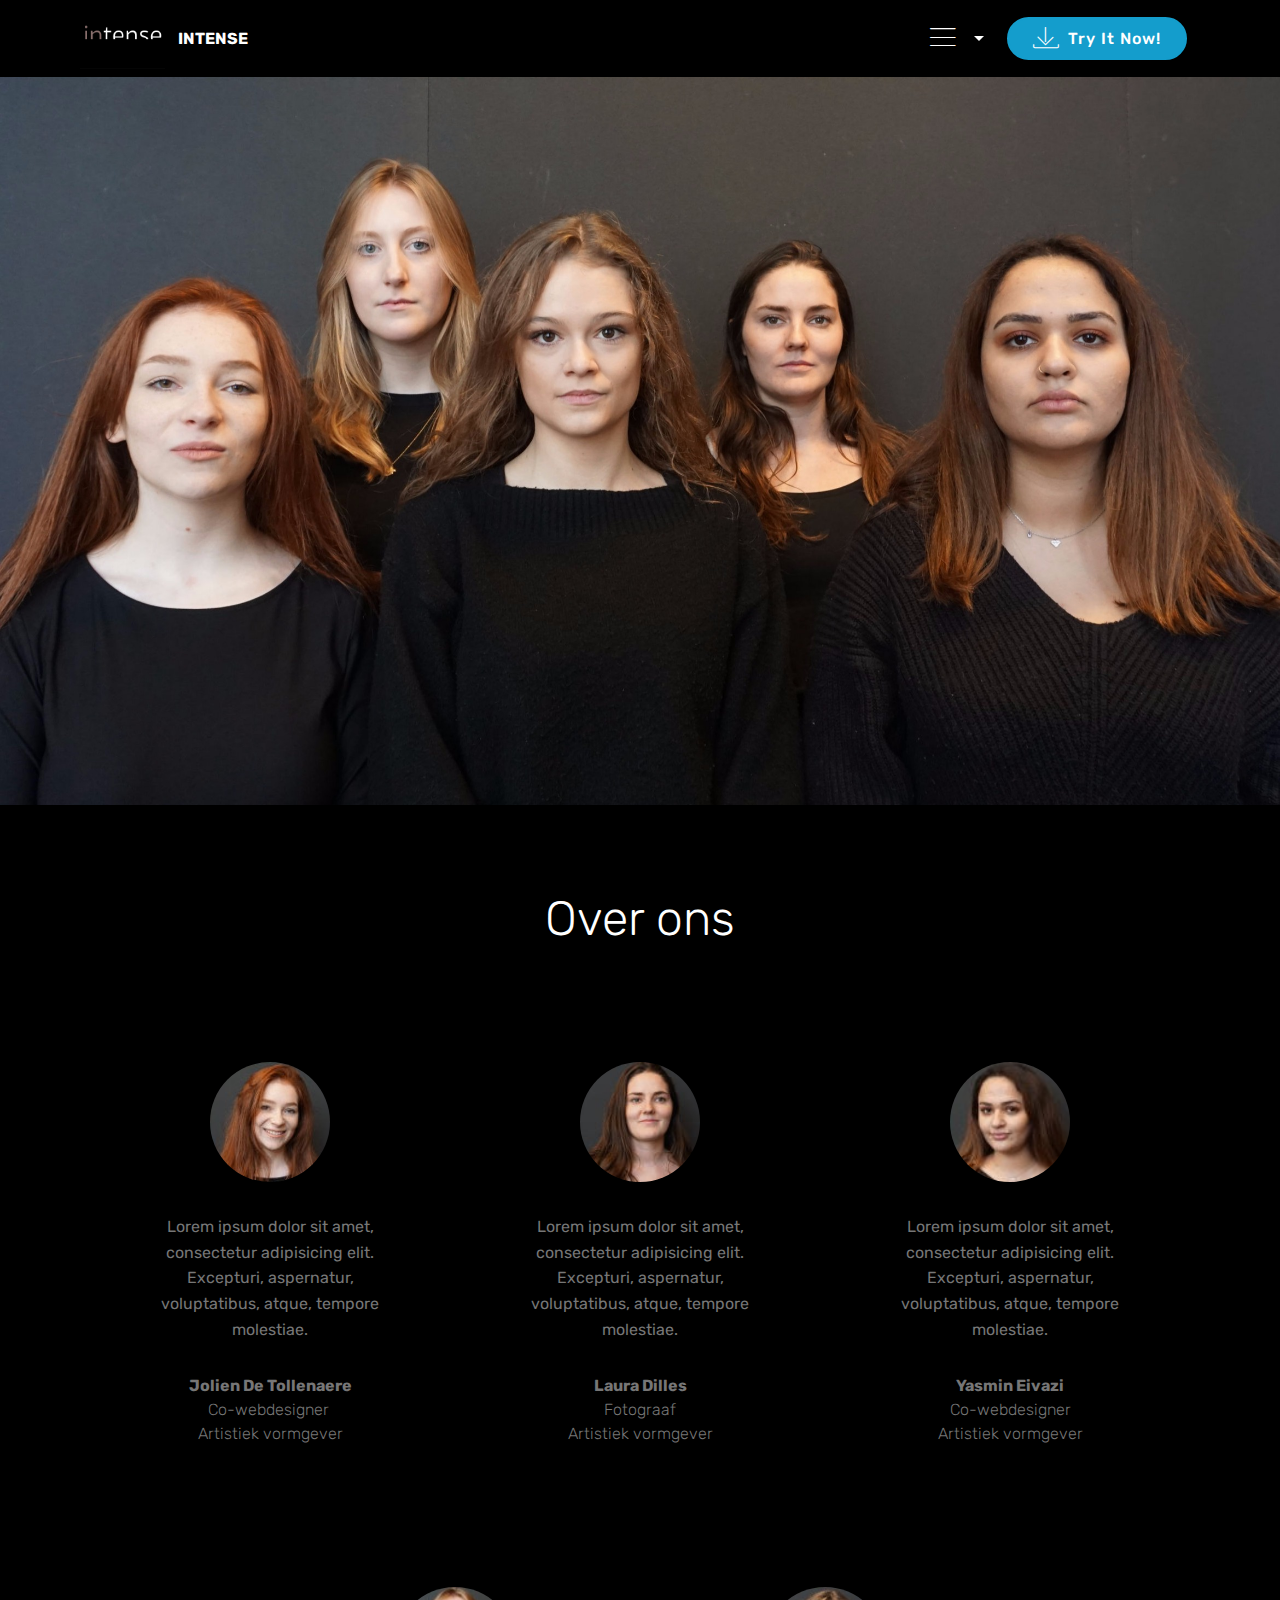
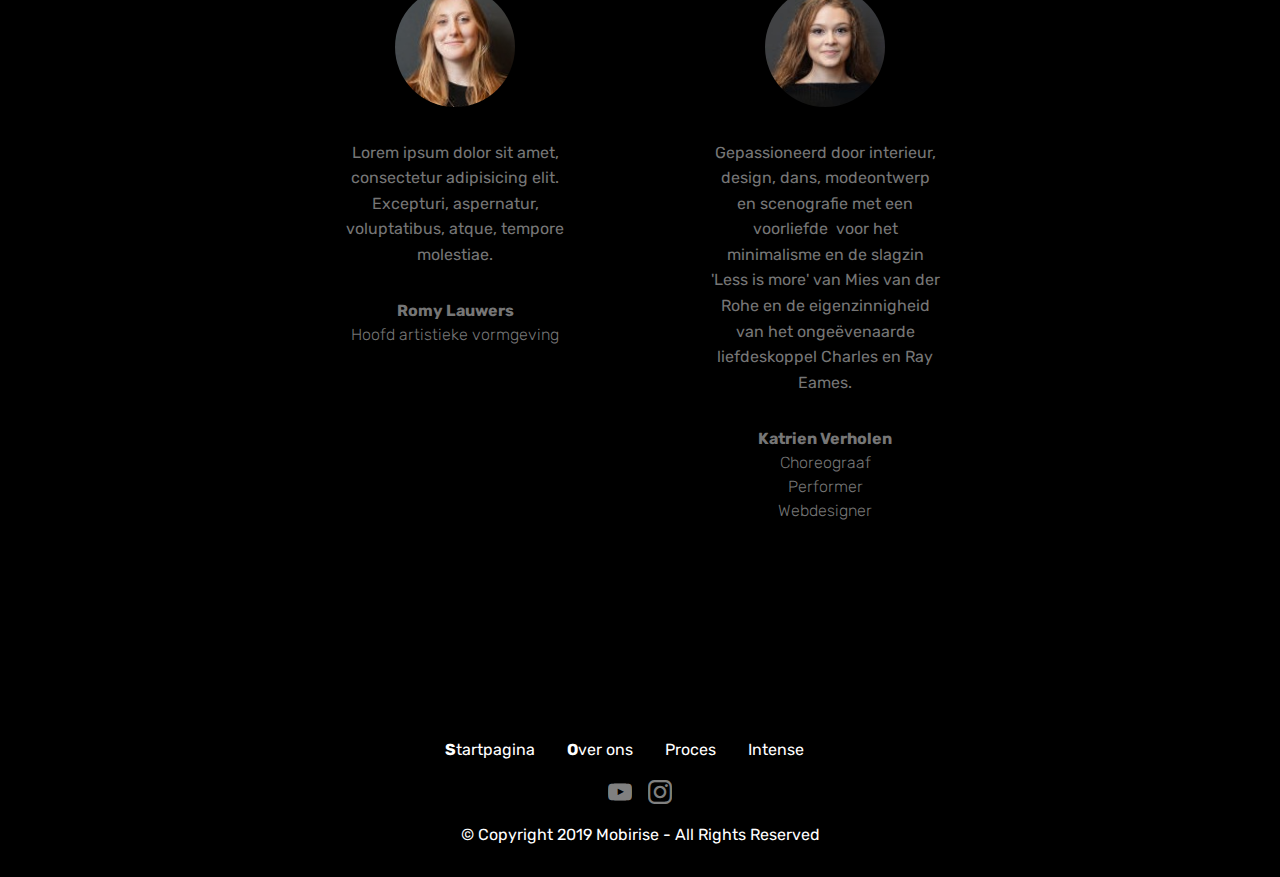
<file: page2.html>
<!DOCTYPE html>
<html  >
<head>
  <!-- Site made with Mobirise Website Builder v4.11.6, https://mobirise.com -->
  <meta charset="UTF-8">
  <meta http-equiv="X-UA-Compatible" content="IE=edge">
  <meta name="generator" content="Mobirise v4.11.6, mobirise.com">
  <meta name="viewport" content="width=device-width, initial-scale=1, minimum-scale=1">
  <link rel="shortcut icon" href="assets/images/m10-logo-intense.2-122x87.png" type="image/x-icon">
  <meta name="description" content="Web Page Builder Description">
  
  <title>over ons</title>
  <link rel="stylesheet" href="assets/web/assets/mobirise-icons/mobirise-icons.css">
  <link rel="stylesheet" href="assets/bootstrap/css/bootstrap.min.css">
  <link rel="stylesheet" href="assets/bootstrap/css/bootstrap-grid.min.css">
  <link rel="stylesheet" href="assets/bootstrap/css/bootstrap-reboot.min.css">
  <link rel="stylesheet" href="assets/tether/tether.min.css">
  <link rel="stylesheet" href="assets/dropdown/css/style.css">
  <link rel="stylesheet" href="assets/socicon/css/styles.css">
  <link rel="stylesheet" href="assets/theme/css/style.css">
  <link rel="preload" as="style" href="assets/mobirise/css/mbr-additional.css"><link rel="stylesheet" href="assets/mobirise/css/mbr-additional.css" type="text/css">
  
  
  
</head>
<body>
  <section class="menu cid-rKtJbu1Bhk" once="menu" id="menu1-2x">

    

    <nav class="navbar navbar-expand beta-menu navbar-dropdown align-items-center navbar-fixed-top navbar-toggleable-sm">
        <button class="navbar-toggler navbar-toggler-right" type="button" data-toggle="collapse" data-target="#navbarSupportedContent" aria-controls="navbarSupportedContent" aria-expanded="false" aria-label="Toggle navigation">
            <div class="hamburger">
                <span></span>
                <span></span>
                <span></span>
                <span></span>
            </div>
        </button>
        <div class="menu-logo">
            <div class="navbar-brand">
                <span class="navbar-logo">
                    <a href="https://mobirise.com">
                         <img src="assets/images/m10-logo-intense.2-122x87.png" alt="Mobirise" title="" style="height: 3.8rem;">
                    </a>
                </span>
                <span class="navbar-caption-wrap"><a class="navbar-caption text-white display-4" href="https://mobirise.com">INTENSE</a></span>
            </div>
        </div>
        <div class="collapse navbar-collapse" id="navbarSupportedContent">
            <ul class="navbar-nav nav-dropdown" data-app-modern-menu="true"><li class="nav-item">
                    <a class="nav-link link text-white display-4" href="https://mobirise.com">
                        </a>
                </li>
                <li class="nav-item dropdown">
                    <a class="nav-link link text-white dropdown-toggle display-4" href="https://mobirise.com" data-toggle="dropdown-submenu" aria-expanded="false"><span class="mbri-menu mbr-iconfont mbr-iconfont-btn"></span>&nbsp;</a><div class="dropdown-menu"><a class="text-white dropdown-item display-4" href="index.html">Startpagina</a><a class="text-white dropdown-item display-4" href="page2.html">Over ons</a><a class="text-white dropdown-item display-4" href="page1.html">Proces</a><a class="text-white dropdown-item display-4" href="page3.html" aria-expanded="false">Intense</a></div>
                </li></ul>
            <div class="navbar-buttons mbr-section-btn">
                <a class="btn btn-sm btn-primary display-4" href="https://mobirise.com">
                    <span class="mbri-save mbr-iconfont mbr-iconfont-btn "></span>
                    Try It Now!
                </a>
            </div>
        </div>
    </nav>
</section>

<section class="engine"><a href="https://mobirise.info">Mobirise</a></section><section class="cid-rJRbhw6vaa" id="image2-2d">

    

    <figure class="mbr-figure">
        <div class="image-block" style="width: 100%;">
            <img src="assets/images/dsc03297-3038x2025.jpeg" alt="Mobirise" title="">
            
        </div>
    </figure>
</section>

<section class="testimonials1 cid-rJ8s9MPzHp" id="testimonials1-c">

    

    
    <div class="container">
        <div class="media-container-row">
            <div class="title col-12 align-center">
                <h2 class="pb-3 mbr-fonts-style display-2">
                    Over ons</h2>
                
            </div>
        </div>
    </div>

    <div class="container pt-3 mt-2">
        <div class="media-container-row">
            <div class="mbr-testimonial p-3 align-center col-12 col-md-6 col-lg-4">
                <div class="panel-item p-3">
                    <div class="card-block">
                        <div class="testimonial-photo">
                            <img src="assets/images/dsc02908-240x160.jpeg" alt="" title="">
                        </div>
                        <p class="mbr-text mbr-fonts-style display-7">
                           Lorem ipsum dolor sit amet, consectetur adipisicing elit. Excepturi, aspernatur, voluptatibus, atque, tempore molestiae.
                        </p>
                    </div>
                    <div class="card-footer">
                        <div class="mbr-author-name mbr-bold mbr-fonts-style display-7">
                             Jolien De Tollenaere</div>
                        <small class="mbr-author-desc mbr-italic mbr-light mbr-fonts-style display-7">Co-webdesigner&nbsp;<br>Artistiek vormgever<br></small>
                    </div>
                </div>
            </div>

            <div class="mbr-testimonial p-3 align-center col-12 col-md-6 col-lg-4">
                <div class="panel-item p-3">
                    <div class="card-block">
                        <div class="testimonial-photo">
                            <img src="assets/images/dsc02976-240x160.jpeg" alt="" title="">
                        </div>
                        <p class="mbr-text mbr-fonts-style display-7">
                           Lorem ipsum dolor sit amet, consectetur adipisicing elit. Excepturi, aspernatur, voluptatibus, atque, tempore molestiae.
                        </p>
                    </div>
                    <div class="card-footer">
                        <div class="mbr-author-name mbr-bold mbr-fonts-style display-7">Laura Dilles</div>
                        <small class="mbr-author-desc mbr-italic mbr-light mbr-fonts-style display-7">
                               Fotograaf<br>Artistiek vormgever</small>
                    </div>
                </div>
            </div>

            <div class="mbr-testimonial p-3 align-center col-12 col-md-6 col-lg-4">
                <div class="panel-item p-3">
                    <div class="card-block">
                        <div class="testimonial-photo">
                            <img src="assets/images/dsc03061-1-240x160.jpeg" alt="" title="">
                        </div>
                        <p class="mbr-text mbr-fonts-style display-7">
                           Lorem ipsum dolor sit amet, consectetur adipisicing elit. Excepturi, aspernatur, voluptatibus, atque, tempore molestiae.
                        </p>
                    </div>
                    <div class="card-footer">
                        <div class="mbr-author-name mbr-bold mbr-fonts-style display-7">Yasmin Eivazi</div>
                        <small class="mbr-author-desc mbr-italic mbr-light mbr-fonts-style display-7">
                               Co-webdesigner<br>Artistiek vormgever<br></small>
                    </div>
                </div>
            </div>

            <div class="mbr-testimonial p-3 align-center col-12 col-md-6 col-lg-4">
                <div class="panel-item p-3">
                    <div class="card-block">
                        <div class="testimonial-photo">
                            <img src="assets/images/dsc03411-2-240x160.jpeg" alt="" title="">
                        </div>
                        <p class="mbr-text mbr-fonts-style display-7">
                           Lorem ipsum dolor sit amet, consectetur adipisicing elit. Excepturi, aspernatur, voluptatibus, atque, tempore molestiae.
                        </p>
                    </div>
                    <div class="card-footer">
                        <div class="mbr-author-name mbr-bold mbr-fonts-style display-7">Romy Lauwers</div>
                        <small class="mbr-author-desc mbr-italic mbr-light mbr-fonts-style display-7">Hoofd artistieke vormgeving<br><br></small>
                    </div>
                </div>
            </div>

            <div class="mbr-testimonial p-3 align-center col-12 col-md-6 col-lg-4">
                <div class="panel-item p-3">
                    <div class="card-block">
                        <div class="testimonial-photo">
                            <img src="assets/images/1f128789-dc76-44cd-8448-051a539e7f76-2-240x160.jpeg" alt="" title="">
                        </div>
                        <p class="mbr-text mbr-fonts-style display-7">
                           Gepassioneerd door interieur, design, dans, modeontwerp en scenografie met een voorliefde &nbsp;voor het minimalisme en de slagzin 'Less is more' van Mies van der Rohe en de eigenzinnigheid van het ongeëvenaarde liefdeskoppel Charles en Ray Eames.
                        </p>
                    </div>
                    <div class="card-footer">
                        <div class="mbr-author-name mbr-bold mbr-fonts-style display-7">Katrien Verholen</div>
                        <small class="mbr-author-desc mbr-italic mbr-light mbr-fonts-style display-7">
                               Choreograaf<br>Performer<br>Webdesigner<br><br></small>
                    </div>
                </div>
            </div>

            
        </div>
    </div>   
</section>

<section once="footers" class="cid-rJcr6hrGQt" id="footer7-h">

    

    

    <div class="container">
        <div class="media-container-row align-center mbr-white">
            <div class="row row-links">
                <ul class="foot-menu">
                    
                    
                    
                    
                    
                <li class="foot-menu-item mbr-fonts-style display-7">
                        <a class="text-white mbr-bold" href="#" target="_blank">S</a>tartpagina
                    </li><li class="foot-menu-item mbr-fonts-style display-7">
                        <a class="text-white mbr-bold" href="#" target="_blank">O</a>ver ons
                    </li><li class="foot-menu-item mbr-fonts-style display-7">Proces</li><li class="foot-menu-item mbr-fonts-style display-7">Intense</li><li class="foot-menu-item mbr-fonts-style display-7"></li></ul>
            </div>
            <div class="row social-row">
                <div class="social-list align-right pb-2">
                    
                    
                    
                    
                    
                    
                <div class="soc-item">
                        <a href="https://twitter.com/mobirise" target="_blank">
                            <span class="mbr-iconfont mbr-iconfont-social socicon-twitter socicon" style="color: rgb(0, 0, 0); fill: rgb(0, 0, 0);"></span>
                        </a>
                    </div><div class="soc-item">
                        <a href="https://www.facebook.com/pages/Mobirise/1616226671953247" target="_blank">
                            <span class="mbr-iconfont mbr-iconfont-social socicon-facebook socicon" style="color: rgb(0, 0, 0); fill: rgb(0, 0, 0);"></span>
                        </a>
                    </div><div class="soc-item">
                        <a href="https://www.youtube.com/c/mobirise" target="_blank">
                            <span class="socicon-youtube socicon mbr-iconfont mbr-iconfont-social"></span>
                        </a>
                    </div><div class="soc-item">
                        <a href="https://instagram.com/mobirise" target="_blank">
                            <span class="socicon-instagram socicon mbr-iconfont mbr-iconfont-social"></span>
                        </a>
                    </div><div class="soc-item">
                        <a href="https://plus.google.com/u/0/+Mobirise" target="_blank">
                            <span class="mbr-iconfont mbr-iconfont-social socicon-vimeo socicon" style="color: rgb(0, 0, 0); fill: rgb(0, 0, 0);"></span>
                        </a>
                    </div><div class="soc-item">
                        <a href="https://www.behance.net/Mobirise" target="_blank">
                            <span class="mbr-iconfont mbr-iconfont-social socicon-behance socicon" style="color: rgb(0, 0, 0); fill: rgb(0, 0, 0);"></span>
                        </a>
                    </div></div>
            </div>
            <div class="row row-copirayt">
                <p class="mbr-text mb-0 mbr-fonts-style mbr-white align-center display-7">
                    © Copyright 2019 Mobirise - All Rights Reserved
                </p>
            </div>
        </div>
    </div>
</section>


  <script src="assets/web/assets/jquery/jquery.min.js"></script>
  <script src="assets/popper/popper.min.js"></script>
  <script src="assets/bootstrap/js/bootstrap.min.js"></script>
  <script src="assets/tether/tether.min.js"></script>
  <script src="assets/smoothscroll/smooth-scroll.js"></script>
  <script src="assets/dropdown/js/nav-dropdown.js"></script>
  <script src="assets/dropdown/js/navbar-dropdown.js"></script>
  <script src="assets/touchswipe/jquery.touch-swipe.min.js"></script>
  <script src="assets/theme/js/script.js"></script>
  
  
</body>
</html>
</file>
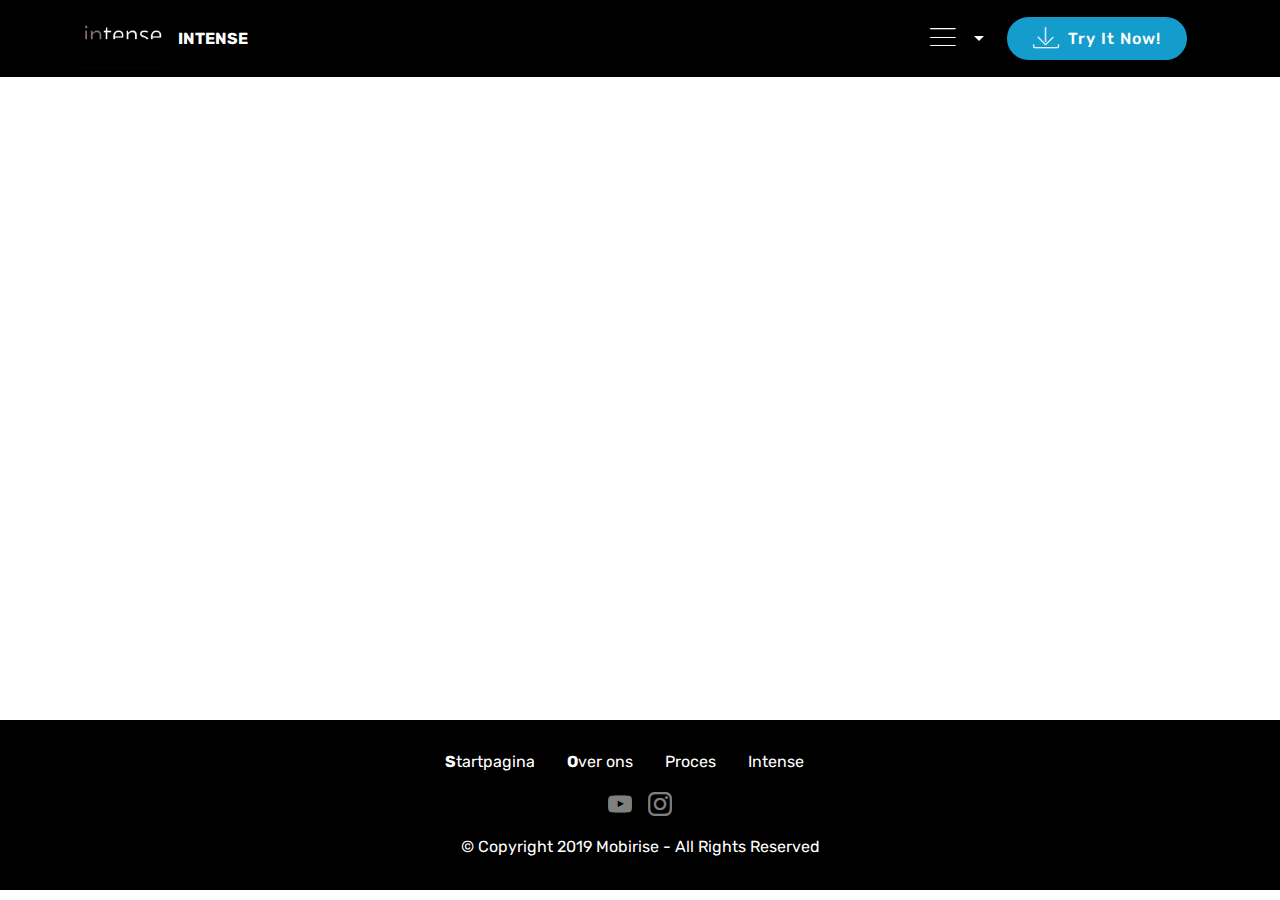
<file: page3.html>
<!DOCTYPE html>
<html  >
<head>
  <!-- Site made with Mobirise Website Builder v4.11.6, https://mobirise.com -->
  <meta charset="UTF-8">
  <meta http-equiv="X-UA-Compatible" content="IE=edge">
  <meta name="generator" content="Mobirise v4.11.6, mobirise.com">
  <meta name="viewport" content="width=device-width, initial-scale=1, minimum-scale=1">
  <link rel="shortcut icon" href="assets/images/m10-logo-intense.2-122x87.png" type="image/x-icon">
  <meta name="description" content="Site Maker Description">
  
  <title>intense</title>
  <link rel="stylesheet" href="assets/web/assets/mobirise-icons/mobirise-icons.css">
  <link rel="stylesheet" href="assets/bootstrap/css/bootstrap.min.css">
  <link rel="stylesheet" href="assets/bootstrap/css/bootstrap-grid.min.css">
  <link rel="stylesheet" href="assets/bootstrap/css/bootstrap-reboot.min.css">
  <link rel="stylesheet" href="assets/tether/tether.min.css">
  <link rel="stylesheet" href="assets/dropdown/css/style.css">
  <link rel="stylesheet" href="assets/socicon/css/styles.css">
  <link rel="stylesheet" href="assets/theme/css/style.css">
  <link rel="preload" as="style" href="assets/mobirise/css/mbr-additional.css"><link rel="stylesheet" href="assets/mobirise/css/mbr-additional.css" type="text/css">
  
  
  
</head>
<body>
  <section class="menu cid-rKtN2s1aJL" once="menu" id="menu1-3b">

    

    <nav class="navbar navbar-expand beta-menu navbar-dropdown align-items-center navbar-fixed-top navbar-toggleable-sm">
        <button class="navbar-toggler navbar-toggler-right" type="button" data-toggle="collapse" data-target="#navbarSupportedContent" aria-controls="navbarSupportedContent" aria-expanded="false" aria-label="Toggle navigation">
            <div class="hamburger">
                <span></span>
                <span></span>
                <span></span>
                <span></span>
            </div>
        </button>
        <div class="menu-logo">
            <div class="navbar-brand">
                <span class="navbar-logo">
                    <a href="https://mobirise.com">
                         <img src="assets/images/m10-logo-intense.2-122x87.png" alt="Mobirise" title="" style="height: 3.8rem;">
                    </a>
                </span>
                <span class="navbar-caption-wrap"><a class="navbar-caption text-white display-4" href="https://mobirise.com">INTENSE</a></span>
            </div>
        </div>
        <div class="collapse navbar-collapse" id="navbarSupportedContent">
            <ul class="navbar-nav nav-dropdown" data-app-modern-menu="true"><li class="nav-item">
                    <a class="nav-link link text-white display-4" href="https://mobirise.com">
                        </a>
                </li>
                <li class="nav-item dropdown">
                    <a class="nav-link link text-white dropdown-toggle display-4" href="https://mobirise.com" data-toggle="dropdown-submenu" aria-expanded="false"><span class="mbri-menu mbr-iconfont mbr-iconfont-btn"></span>&nbsp;</a><div class="dropdown-menu"><a class="text-white dropdown-item display-4" href="index.html">Startpagina</a><a class="text-white dropdown-item display-4" href="page2.html">Over ons</a><a class="text-white dropdown-item display-4" href="page1.html">Proces</a><a class="text-white dropdown-item display-4" href="page3.html" aria-expanded="false">Intense</a></div>
                </li></ul>
            <div class="navbar-buttons mbr-section-btn">
                <a class="btn btn-sm btn-primary display-4" href="https://mobirise.com">
                    <span class="mbri-save mbr-iconfont mbr-iconfont-btn "></span>
                    Try It Now!
                </a>
            </div>
        </div>
    </nav>
</section>

<section class="engine"><a href="https://mobirise.info/k">develop free website</a></section><section class="cid-rJcx5kBndG" id="video2-k">

    
    
    <figure class="mbr-figure align-center">
        <div class="video-block" style="width: 100%;">
            <div><iframe class="mbr-embedded-video" src="https://www.youtube.com/embed/uNCr7NdOJgw?rel=0&amp;amp;showinfo=0&amp;autoplay=0&amp;loop=0" width="1280" height="720" frameborder="0" allowfullscreen></iframe></div>
        </div>
    </figure>
</section>

<section once="footers" class="cid-rJcr6hrGQt" id="footer7-j">

    

    

    <div class="container">
        <div class="media-container-row align-center mbr-white">
            <div class="row row-links">
                <ul class="foot-menu">
                    
                    
                    
                    
                    
                <li class="foot-menu-item mbr-fonts-style display-7">
                        <a class="text-white mbr-bold" href="#" target="_blank">S</a>tartpagina
                    </li><li class="foot-menu-item mbr-fonts-style display-7">
                        <a class="text-white mbr-bold" href="#" target="_blank">O</a>ver ons
                    </li><li class="foot-menu-item mbr-fonts-style display-7">Proces</li><li class="foot-menu-item mbr-fonts-style display-7">Intense</li><li class="foot-menu-item mbr-fonts-style display-7"></li></ul>
            </div>
            <div class="row social-row">
                <div class="social-list align-right pb-2">
                    
                    
                    
                    
                    
                    
                <div class="soc-item">
                        <a href="https://twitter.com/mobirise" target="_blank">
                            <span class="mbr-iconfont mbr-iconfont-social socicon-twitter socicon" style="color: rgb(0, 0, 0); fill: rgb(0, 0, 0);"></span>
                        </a>
                    </div><div class="soc-item">
                        <a href="https://www.facebook.com/pages/Mobirise/1616226671953247" target="_blank">
                            <span class="mbr-iconfont mbr-iconfont-social socicon-facebook socicon" style="color: rgb(0, 0, 0); fill: rgb(0, 0, 0);"></span>
                        </a>
                    </div><div class="soc-item">
                        <a href="https://www.youtube.com/c/mobirise" target="_blank">
                            <span class="socicon-youtube socicon mbr-iconfont mbr-iconfont-social"></span>
                        </a>
                    </div><div class="soc-item">
                        <a href="https://instagram.com/mobirise" target="_blank">
                            <span class="socicon-instagram socicon mbr-iconfont mbr-iconfont-social"></span>
                        </a>
                    </div><div class="soc-item">
                        <a href="https://plus.google.com/u/0/+Mobirise" target="_blank">
                            <span class="mbr-iconfont mbr-iconfont-social socicon-vimeo socicon" style="color: rgb(0, 0, 0); fill: rgb(0, 0, 0);"></span>
                        </a>
                    </div><div class="soc-item">
                        <a href="https://www.behance.net/Mobirise" target="_blank">
                            <span class="mbr-iconfont mbr-iconfont-social socicon-behance socicon" style="color: rgb(0, 0, 0); fill: rgb(0, 0, 0);"></span>
                        </a>
                    </div></div>
            </div>
            <div class="row row-copirayt">
                <p class="mbr-text mb-0 mbr-fonts-style mbr-white align-center display-7">
                    © Copyright 2019 Mobirise - All Rights Reserved
                </p>
            </div>
        </div>
    </div>
</section>


  <script src="assets/web/assets/jquery/jquery.min.js"></script>
  <script src="assets/popper/popper.min.js"></script>
  <script src="assets/bootstrap/js/bootstrap.min.js"></script>
  <script src="assets/tether/tether.min.js"></script>
  <script src="assets/smoothscroll/smooth-scroll.js"></script>
  <script src="assets/dropdown/js/nav-dropdown.js"></script>
  <script src="assets/dropdown/js/navbar-dropdown.js"></script>
  <script src="assets/touchswipe/jquery.touch-swipe.min.js"></script>
  <script src="assets/theme/js/script.js"></script>
  
  
</body>
</html>
</file>
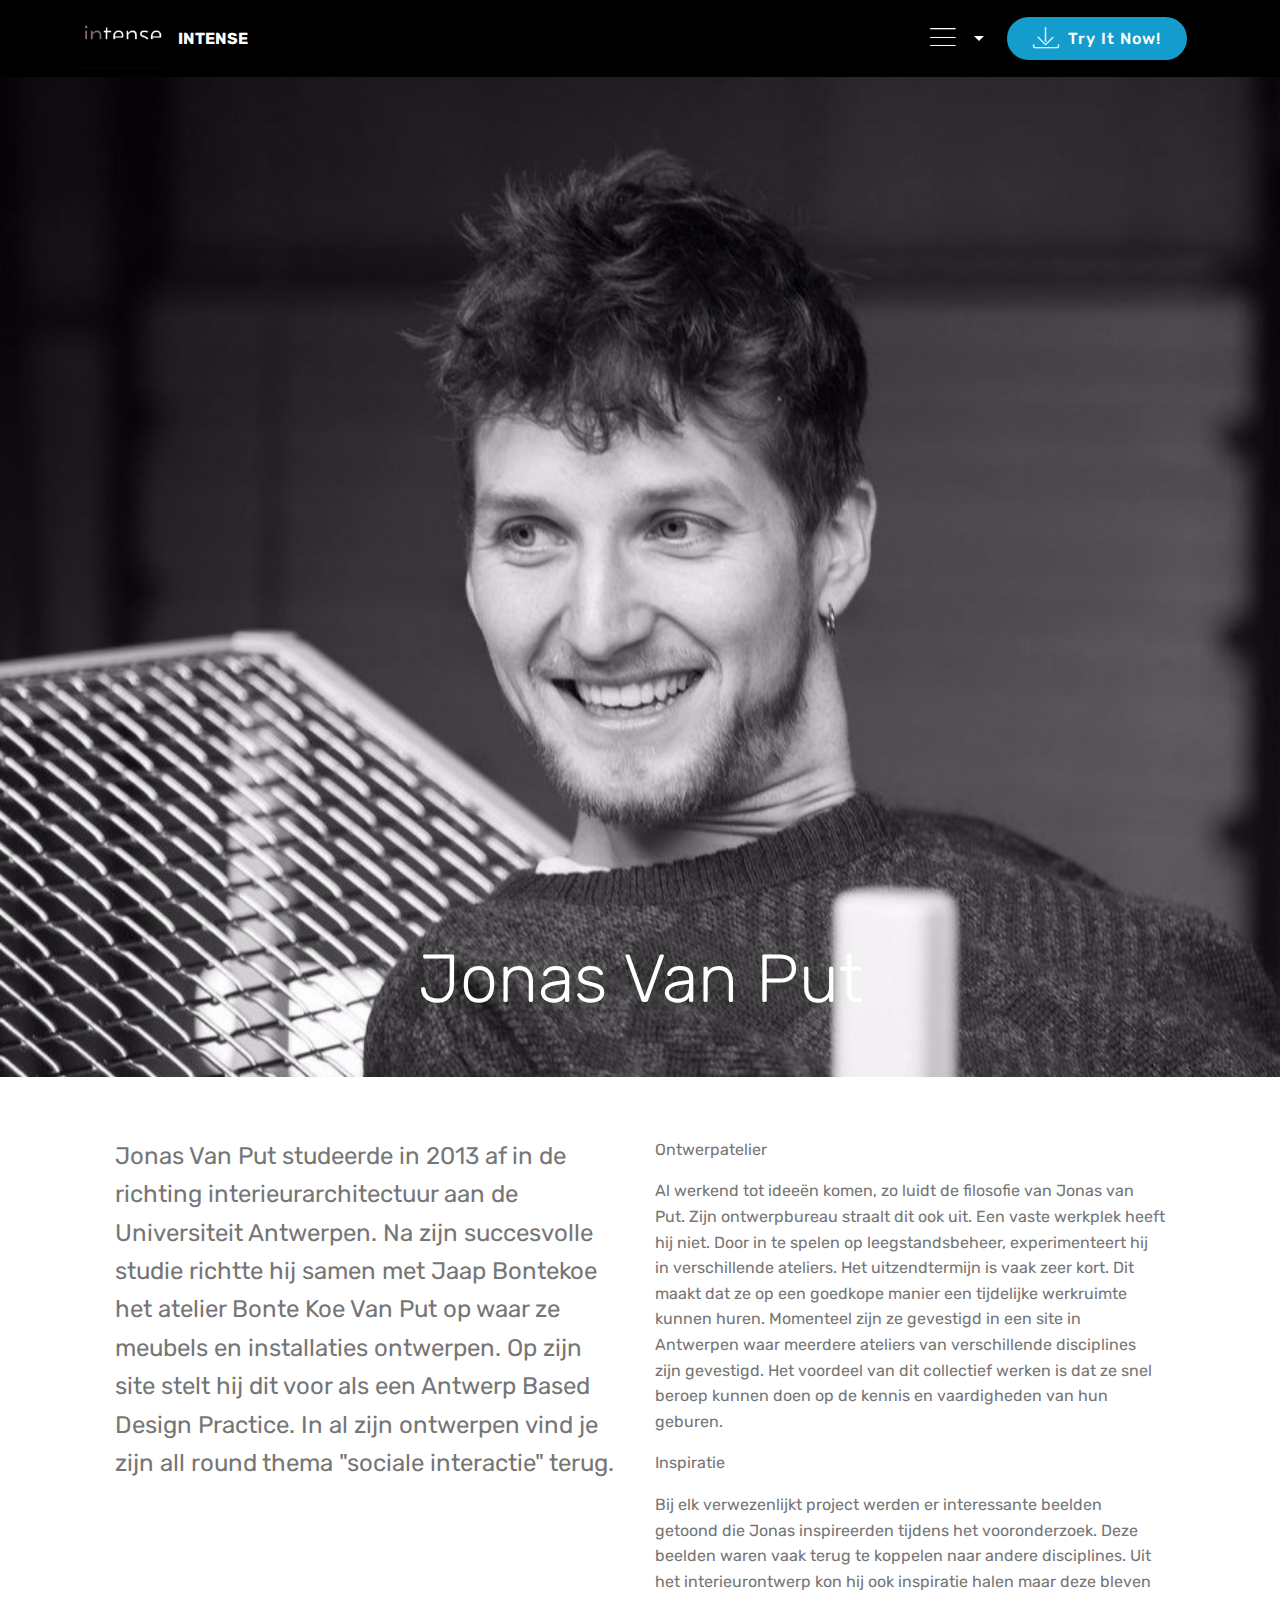
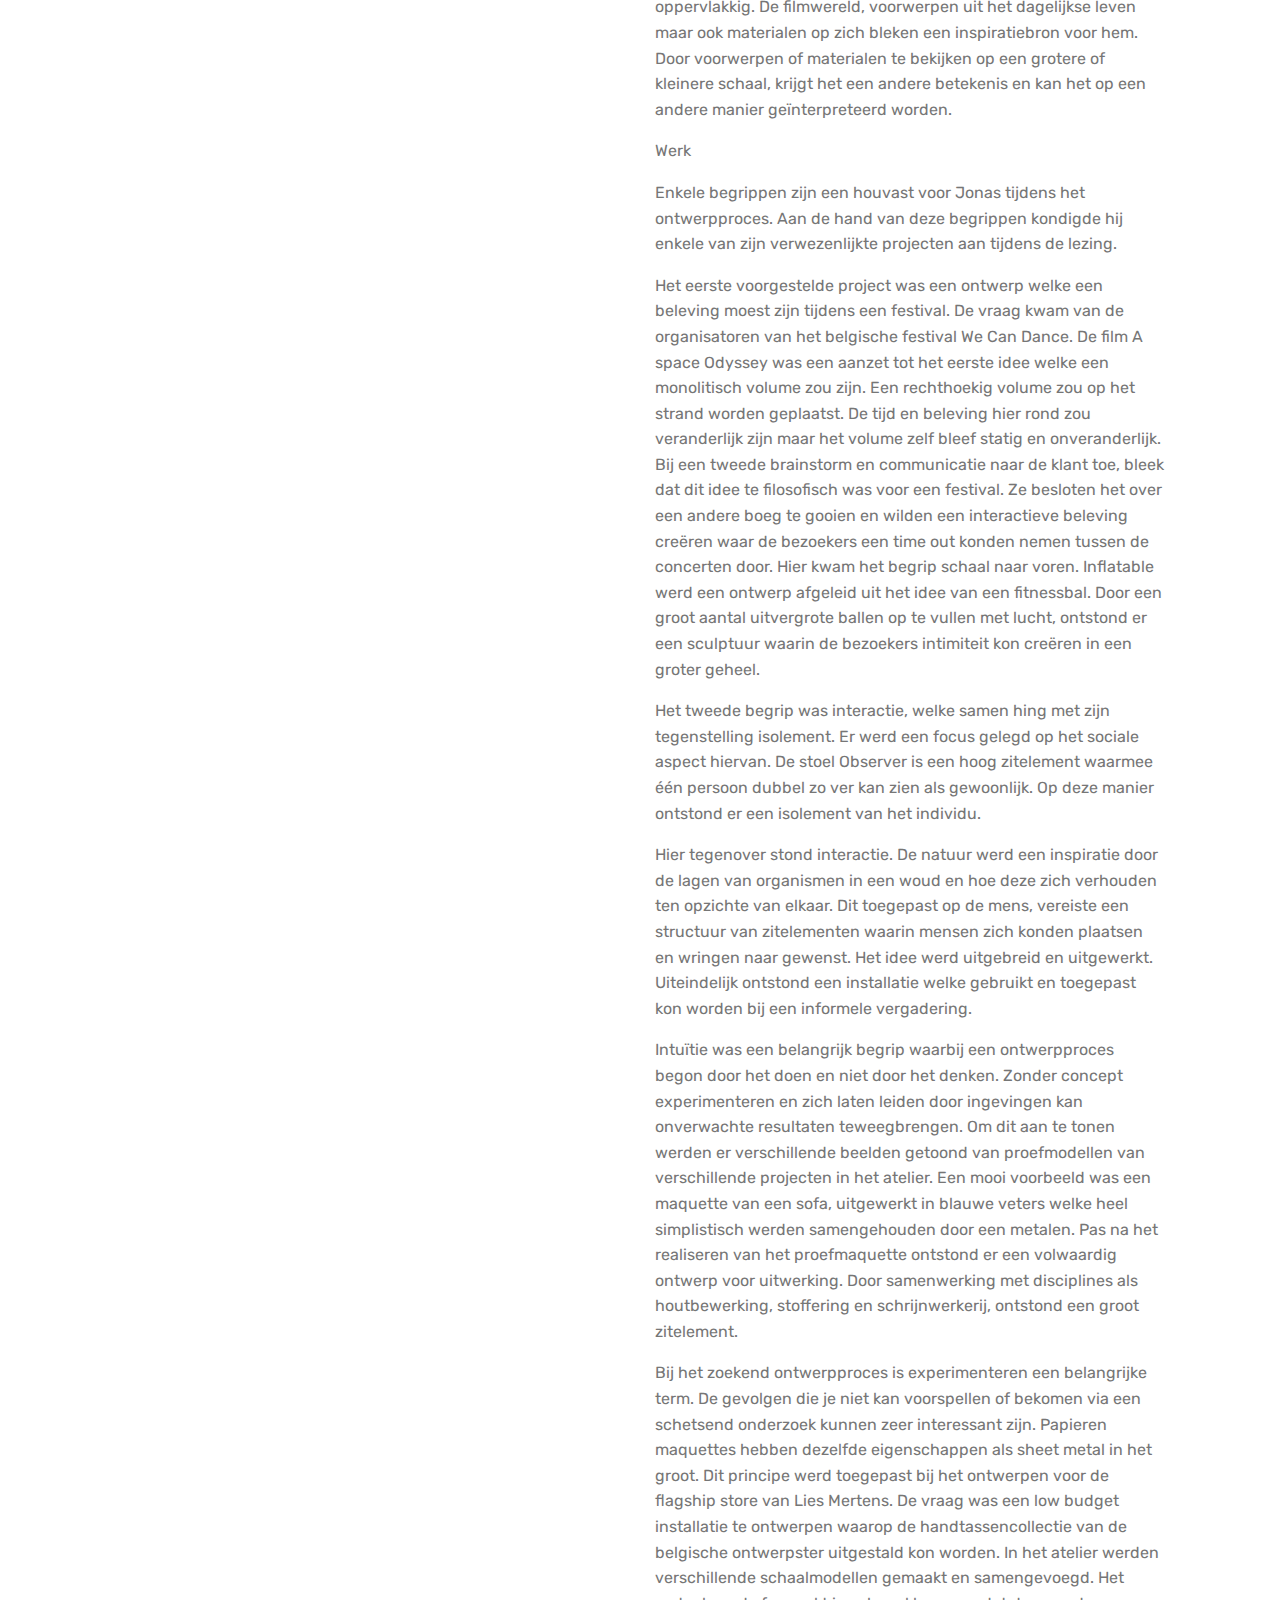
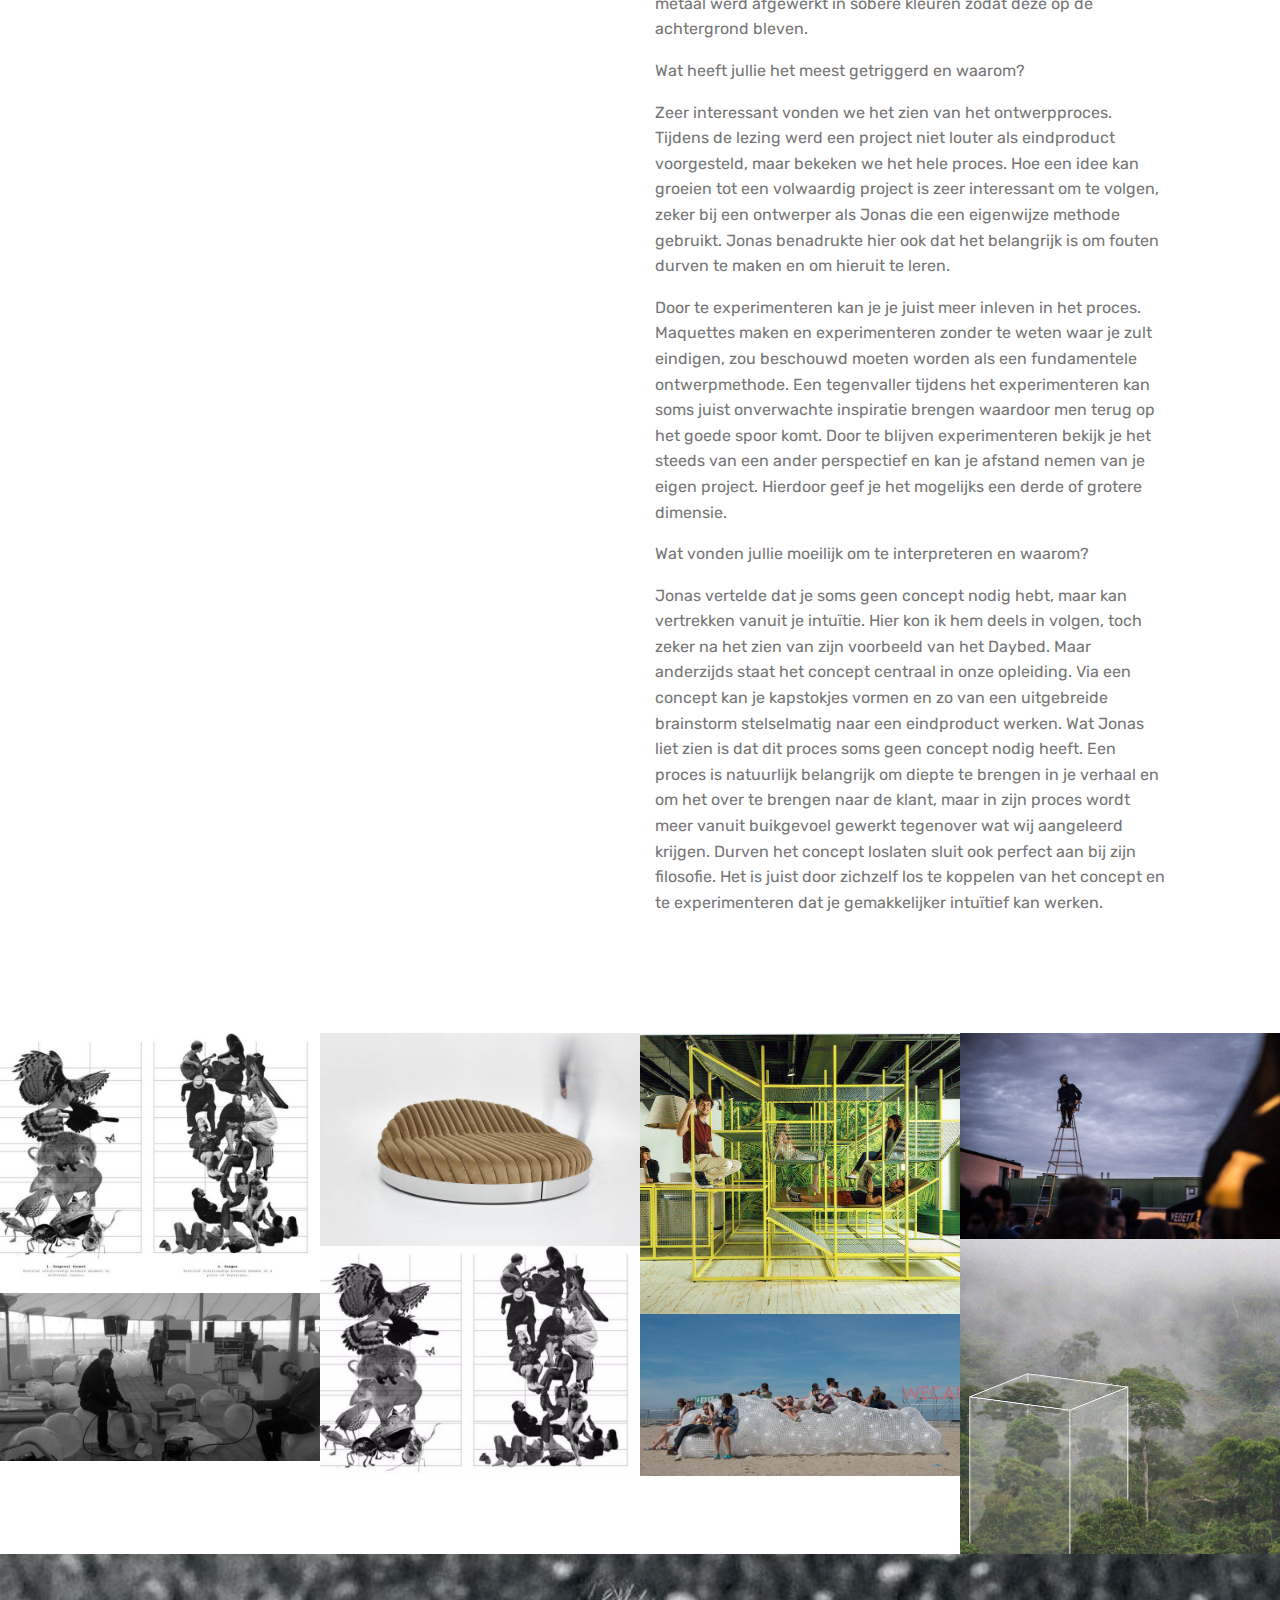
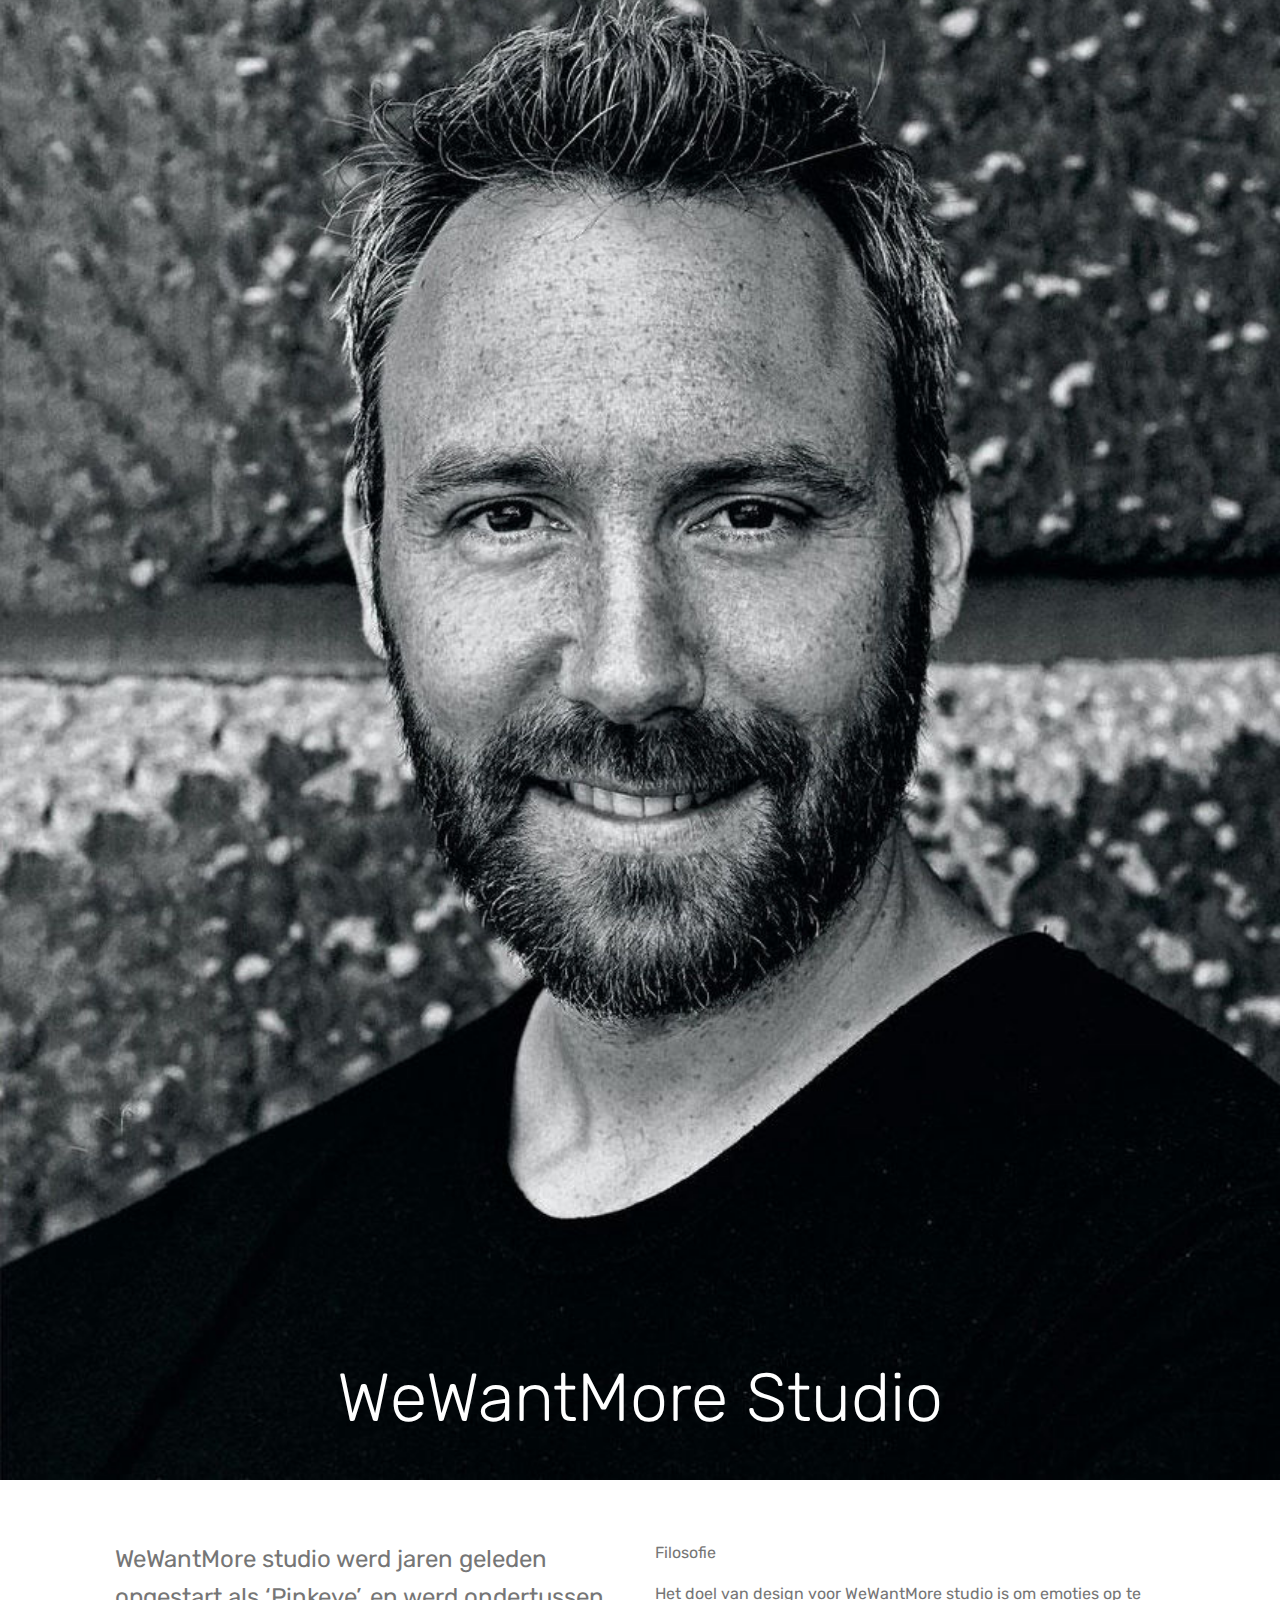
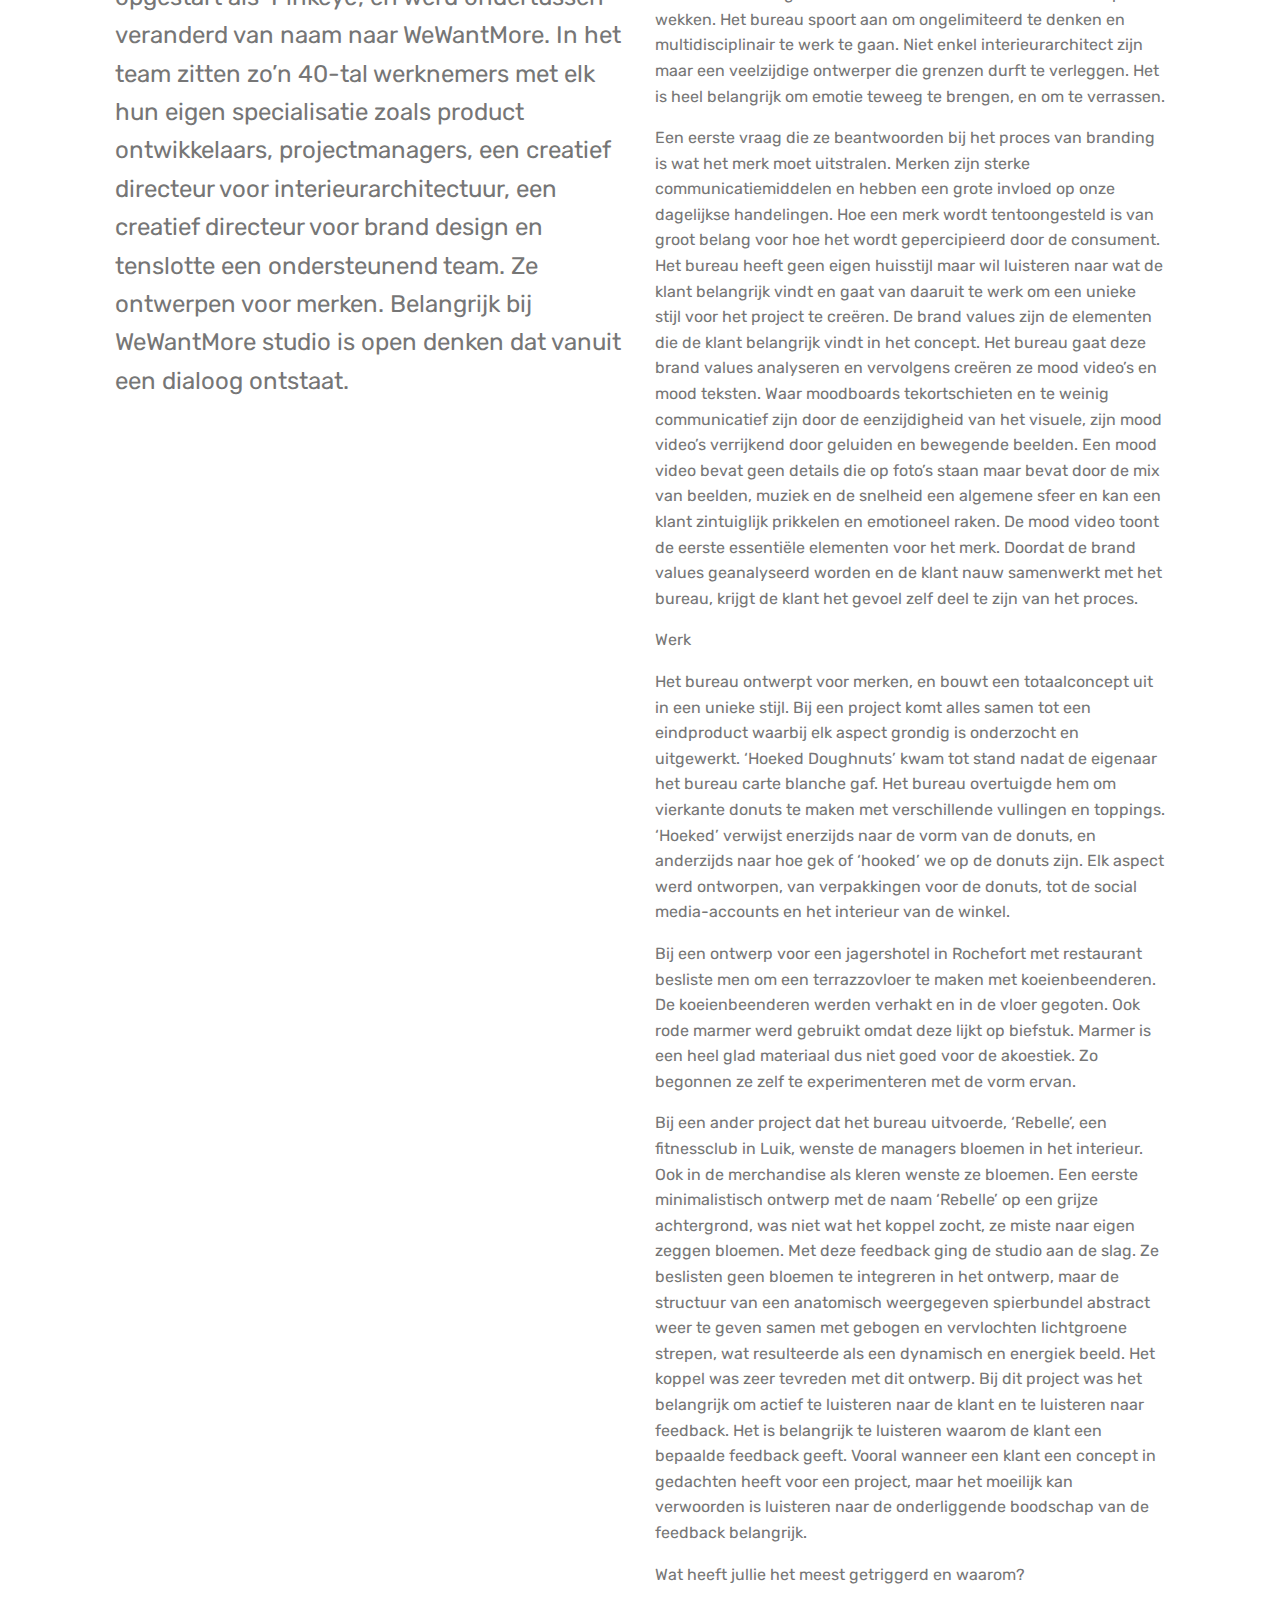
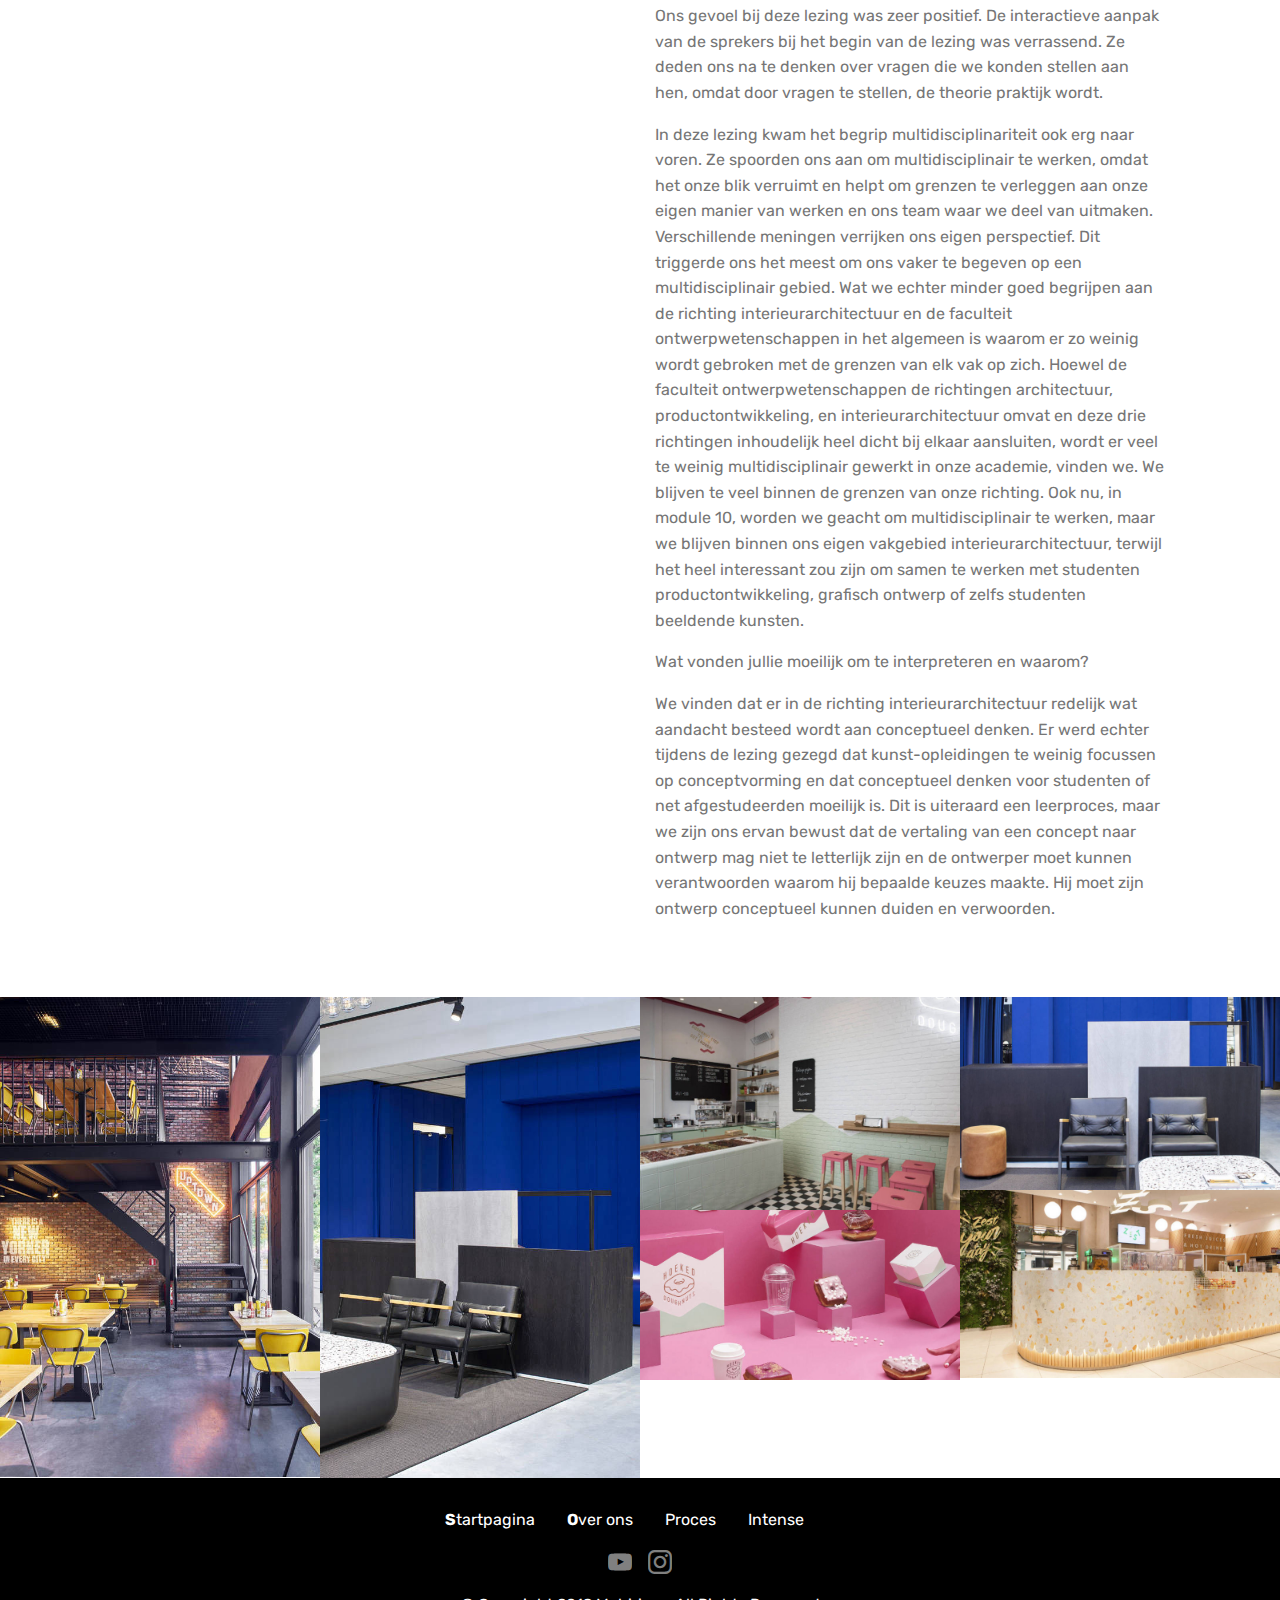
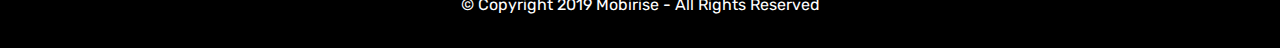
<file: page4.html>
<!DOCTYPE html>
<html  >
<head>
  <!-- Site made with Mobirise Website Builder v4.11.6, https://mobirise.com -->
  <meta charset="UTF-8">
  <meta http-equiv="X-UA-Compatible" content="IE=edge">
  <meta name="generator" content="Mobirise v4.11.6, mobirise.com">
  <meta name="viewport" content="width=device-width, initial-scale=1, minimum-scale=1">
  <link rel="shortcut icon" href="assets/images/m10-logo-intense.2-122x87.png" type="image/x-icon">
  <meta name="description" content="Website Creator Description">
  
  <title>katern a</title>
  <link rel="stylesheet" href="assets/web/assets/mobirise-icons/mobirise-icons.css">
  <link rel="stylesheet" href="assets/bootstrap/css/bootstrap.min.css">
  <link rel="stylesheet" href="assets/bootstrap/css/bootstrap-grid.min.css">
  <link rel="stylesheet" href="assets/bootstrap/css/bootstrap-reboot.min.css">
  <link rel="stylesheet" href="assets/socicon/css/styles.css">
  <link rel="stylesheet" href="assets/dropdown/css/style.css">
  <link rel="stylesheet" href="assets/tether/tether.min.css">
  <link rel="stylesheet" href="assets/theme/css/style.css">
  <link rel="stylesheet" href="assets/gallery/style.css">
  <link rel="preload" as="style" href="assets/mobirise/css/mbr-additional.css"><link rel="stylesheet" href="assets/mobirise/css/mbr-additional.css" type="text/css">
  
  
  
</head>
<body>
  <section class="menu cid-rKtLb4tyQ0" once="menu" id="menu1-31">

    

    <nav class="navbar navbar-expand beta-menu navbar-dropdown align-items-center navbar-fixed-top navbar-toggleable-sm">
        <button class="navbar-toggler navbar-toggler-right" type="button" data-toggle="collapse" data-target="#navbarSupportedContent" aria-controls="navbarSupportedContent" aria-expanded="false" aria-label="Toggle navigation">
            <div class="hamburger">
                <span></span>
                <span></span>
                <span></span>
                <span></span>
            </div>
        </button>
        <div class="menu-logo">
            <div class="navbar-brand">
                <span class="navbar-logo">
                    <a href="https://mobirise.com">
                         <img src="assets/images/m10-logo-intense.2-122x87.png" alt="Mobirise" title="" style="height: 3.8rem;">
                    </a>
                </span>
                <span class="navbar-caption-wrap"><a class="navbar-caption text-white display-4" href="https://mobirise.com">INTENSE</a></span>
            </div>
        </div>
        <div class="collapse navbar-collapse" id="navbarSupportedContent">
            <ul class="navbar-nav nav-dropdown" data-app-modern-menu="true"><li class="nav-item">
                    <a class="nav-link link text-white display-4" href="https://mobirise.com">
                        </a>
                </li>
                <li class="nav-item dropdown">
                    <a class="nav-link link text-white dropdown-toggle display-4" href="https://mobirise.com" data-toggle="dropdown-submenu" aria-expanded="false"><span class="mbri-menu mbr-iconfont mbr-iconfont-btn"></span>&nbsp;</a><div class="dropdown-menu"><a class="text-white dropdown-item display-4" href="index.html">Startpagina</a><a class="text-white dropdown-item display-4" href="page2.html">Over ons</a><a class="text-white dropdown-item display-4" href="page1.html">Proces</a><a class="text-white dropdown-item display-4" href="page3.html" aria-expanded="false">Intense</a></div>
                </li></ul>
            <div class="navbar-buttons mbr-section-btn">
                <a class="btn btn-sm btn-primary display-4" href="https://mobirise.com">
                    <span class="mbri-save mbr-iconfont mbr-iconfont-btn "></span>
                    Try It Now!
                </a>
            </div>
        </div>
    </nav>
</section>

<section class="engine"><a href="https://mobirise.info/r">free bootstrap template</a></section><section class="cid-rJHkvERuHL" id="image2-o">

    

    <figure class="mbr-figure">
        <div class="image-block" style="width: 100%;">
            <img src="assets/images/jonas-3-1500x1001.jpeg" alt="Mobirise" title="">
            <figcaption class="mbr-figure-caption mbr-figure-caption-over">
                <div class="pb-5 px-3 mbr-white align-center mbr-fonts-style display-1"><p>Jonas Van Put</p></div>
            </figcaption>
        </div>
    </figure>
</section>

<section class="mbr-section article content3 cid-rJHkAtWGhT" id="content3-p">
      
     

    <div class="container">
        <div class="media-container-row">
            <div class="row col-12 col-md-12">
                <div class="col-12 mbr-text mbr-fonts-style col-md-6 display-5">
                     <p>Jonas Van Put studeerde in 2013 af in de richting interieurarchitectuur aan de Universiteit Antwerpen. Na zijn succesvolle studie richtte hij samen met Jaap Bontekoe het atelier Bonte Koe Van Put op waar ze meubels en installaties ontwerpen. Op zijn site stelt hij dit voor als een Antwerp Based Design Practice. In al zijn ontwerpen vind je zijn all round thema "sociale interactie" terug.
</p><p><br></p>
                </div>
                <div class="col-12 mbr-text mbr-fonts-style display-7 col-md-6">
                     <p>Ontwerpatelier
</p><p>Al werkend tot ideeën komen, zo luidt de filosofie van Jonas van Put. Zijn ontwerpbureau straalt dit ook uit. Een vaste werkplek heeft hij niet. Door in te spelen op leegstandsbeheer, experimenteert hij in verschillende ateliers. Het uitzendtermijn is vaak zeer kort. Dit maakt dat ze op een goedkope manier een tijdelijke werkruimte kunnen huren. Momenteel zijn ze gevestigd in een site in Antwerpen waar meerdere ateliers van verschillende disciplines zijn gevestigd. Het voordeel van dit collectief werken is dat ze snel beroep kunnen doen op de kennis en vaardigheden van hun geburen. 
</p><p>
</p><p>Inspiratie
</p><p>Bij elk verwezenlijkt project werden er interessante beelden getoond die Jonas inspireerden tijdens het vooronderzoek. Deze beelden waren vaak terug te koppelen naar andere disciplines. Uit het interieurontwerp kon hij ook inspiratie halen maar deze bleven oppervlakkig. De filmwereld, voorwerpen uit het dagelijkse leven maar ook materialen op zich bleken een inspiratiebron voor hem. Door voorwerpen of materialen te bekijken op een grotere of kleinere schaal, krijgt het een andere betekenis en kan het op een andere manier geïnterpreteerd worden. 
</p><p>Werk
</p><p>Enkele begrippen zijn een houvast voor Jonas tijdens het ontwerpproces. Aan de hand van deze begrippen kondigde hij enkele van zijn verwezenlijkte projecten aan tijdens de lezing. 
</p><p>Het eerste voorgestelde project was een ontwerp welke een beleving moest zijn tijdens een festival. De vraag kwam van de organisatoren van het belgische festival We Can Dance. De film A space Odyssey was een aanzet tot het eerste idee welke een monolitisch volume zou zijn. Een rechthoekig volume zou op het strand worden geplaatst. De tijd en beleving hier rond zou veranderlijk zijn maar het volume zelf bleef statig en onveranderlijk. Bij een tweede brainstorm en communicatie naar de klant toe, bleek dat dit idee te filosofisch was voor een festival. Ze besloten het over een andere boeg te gooien en wilden een interactieve beleving creëren waar de bezoekers een time out konden nemen tussen de concerten door. Hier kwam het begrip schaal naar voren. Inflatable werd een ontwerp afgeleid uit het idee van een fitnessbal. Door een groot aantal uitvergrote ballen op te vullen met lucht, ontstond er een sculptuur waarin de bezoekers intimiteit kon creëren in een groter geheel.
</p><p>Het tweede begrip was interactie, welke samen hing met zijn tegenstelling isolement. Er werd een focus gelegd op het sociale aspect hiervan. De stoel Observer is een hoog zitelement waarmee één persoon dubbel zo ver kan zien als gewoonlijk. Op deze manier ontstond er een isolement van het individu.
</p><p>Hier tegenover stond interactie. De natuur werd een inspiratie door de lagen van organismen in een woud en hoe deze zich verhouden ten opzichte van elkaar. Dit toegepast op de mens, vereiste een structuur van zitelementen waarin mensen zich konden plaatsen en wringen naar gewenst. Het idee werd uitgebreid en uitgewerkt. Uiteindelijk ontstond een installatie welke gebruikt en toegepast kon worden bij een informele vergadering.
</p><p>Intuïtie was een belangrijk begrip waarbij een ontwerpproces begon door het doen en niet door het denken. Zonder concept experimenteren en zich laten leiden door ingevingen kan onverwachte resultaten teweegbrengen. Om dit aan te tonen werden er verschillende beelden getoond van proefmodellen van verschillende projecten in het atelier. Een mooi voorbeeld was een maquette van een sofa, uitgewerkt in blauwe veters welke heel simplistisch werden samengehouden door een metalen. Pas na het realiseren van het proefmaquette ontstond er een volwaardig ontwerp voor uitwerking. Door samenwerking met disciplines als houtbewerking, stoffering en schrijnwerkerij, ontstond een groot zitelement.
</p><p>Bij het zoekend ontwerpproces is experimenteren een belangrijke term. De gevolgen die je niet kan voorspellen of bekomen via een schetsend onderzoek kunnen zeer interessant zijn. Papieren maquettes hebben dezelfde eigenschappen als sheet metal in het groot. Dit principe werd toegepast bij het ontwerpen voor de flagship store van Lies Mertens. De vraag was een low budget installatie te ontwerpen waarop de handtassencollectie van de belgische ontwerpster uitgestald kon worden. In het atelier werden verschillende schaalmodellen gemaakt en samengevoegd. Het metaal werd afgewerkt in sobere kleuren zodat deze op de achtergrond bleven.
</p><p>Wat heeft jullie het meest getriggerd en waarom?
</p><p>Zeer interessant vonden we het zien van het ontwerpproces. Tijdens de lezing werd een project niet louter als eindproduct voorgesteld, maar bekeken we het hele proces. Hoe een idee kan groeien tot een volwaardig project is zeer interessant om te volgen, zeker bij een ontwerper als Jonas die een eigenwijze methode gebruikt. Jonas benadrukte hier ook dat het belangrijk is om fouten durven te maken en om hieruit te leren.
</p><p>Door te experimenteren kan je je juist meer inleven in het proces. Maquettes maken en experimenteren zonder te weten waar je zult eindigen, zou beschouwd moeten worden als een fundamentele ontwerpmethode. Een tegenvaller tijdens het experimenteren kan soms  juist onverwachte inspiratie brengen waardoor men terug op het goede spoor komt. Door te blijven experimenteren bekijk je het steeds van een ander perspectief en kan je afstand nemen van je eigen project. Hierdoor geef je het mogelijks een derde of grotere dimensie.
</p><p>
</p><p>Wat vonden jullie moeilijk om te interpreteren en waarom?
</p><p>Jonas vertelde dat je soms geen concept nodig hebt, maar kan vertrekken vanuit je intuïtie. Hier kon ik hem deels in volgen, toch zeker na het zien van zijn voorbeeld van het Daybed. Maar anderzijds staat het concept centraal in onze opleiding. Via een concept kan je kapstokjes vormen en zo van een uitgebreide brainstorm stelselmatig naar een eindproduct werken. Wat Jonas liet zien is dat dit proces soms geen concept nodig heeft. Een proces is natuurlijk belangrijk om diepte te brengen in je verhaal en om het over te brengen naar de klant, maar in zijn proces wordt meer vanuit buikgevoel gewerkt tegenover wat wij aangeleerd krijgen. Durven het concept loslaten sluit ook perfect aan bij zijn filosofie. Het is juist door zichzelf los te koppelen van het concept en te experimenteren dat je gemakkelijker intuïtief kan werken.
</p><p><br></p>
                </div>
                
            </div>
        </div>
    </div>
</section>

<section class="mbr-gallery mbr-slider-carousel cid-rJHkHemP8l" id="gallery3-q">

    

    <div>
        <div><!-- Filter --><!-- Gallery --><div class="mbr-gallery-row"><div class="mbr-gallery-layout-default"><div><div><div class="mbr-gallery-item mbr-gallery-item--p0" data-video-url="false" data-tags="Geweldige"><div href="#lb-gallery3-q" data-slide-to="0" data-toggle="modal"><img src="assets/images/3-892x725-800x650.jpg" alt="" title=""><span class="icon-focus"></span></div></div><div class="mbr-gallery-item mbr-gallery-item--p0" data-video-url="false" data-tags="Sympathieke"><div href="#lb-gallery3-q" data-slide-to="1" data-toggle="modal"><img src="assets/images/daybed-750x500-750x500.jpg" alt="" title=""><span class="icon-focus"></span></div></div><div class="mbr-gallery-item mbr-gallery-item--p0" data-video-url="false" data-tags="Creatieve"><div href="#lb-gallery3-q" data-slide-to="2" data-toggle="modal"><img src="assets/images/m10-aon-afdrukken1-730x643-730x643.jpg" alt="" title=""><span class="icon-focus"></span></div></div><div class="mbr-gallery-item mbr-gallery-item--p0" data-video-url="false" data-tags="Bewegende"><div href="#lb-gallery3-q" data-slide-to="3" data-toggle="modal"><img src="assets/images/7-observer-nationaal-minh-sonnguyen-1500x969-800x517.jpg" alt="" title=""><span class="icon-focus"></span></div></div><div class="mbr-gallery-item mbr-gallery-item--p0" data-video-url="false" data-tags="Geweldige"><div href="#lb-gallery3-q" data-slide-to="4" data-toggle="modal"><img src="assets/images/2-644x633-644x633.jpg" alt="" title=""><span class="icon-focus"></span></div></div><div class="mbr-gallery-item mbr-gallery-item--p0" data-video-url="false" data-tags="Geweldige"><div href="#lb-gallery3-q" data-slide-to="5" data-toggle="modal"><img src="assets/images/3-892x725-800x570.jpeg" alt="" title=""><span class="icon-focus"></span></div></div><div class="mbr-gallery-item mbr-gallery-item--p0" data-video-url="false" data-tags="Sympathieke"><div href="#lb-gallery3-q" data-slide-to="6" data-toggle="modal"><img src="assets/images/8-836x439-800x420.jpg" alt="" title=""><span class="icon-focus"></span></div></div><div class="mbr-gallery-item mbr-gallery-item--p0" data-video-url="false" data-tags="Bewegende"><div href="#lb-gallery3-q" data-slide-to="7" data-toggle="modal"><img src="assets/images/7-994x503-800x405.jpg" alt="" title=""><span class="icon-focus"></span></div></div></div></div><div class="clearfix"></div></div></div><!-- Lightbox --><div data-app-prevent-settings="" class="mbr-slider modal fade carousel slide" tabindex="-1" data-keyboard="true" data-interval="false" id="lb-gallery3-q"><div class="modal-dialog"><div class="modal-content"><div class="modal-body"><div class="carousel-inner"><div class="carousel-item active"><img src="assets/images/3-892x725.jpg" alt="" title=""></div><div class="carousel-item"><img src="assets/images/daybed-750x500.jpg" alt="" title=""></div><div class="carousel-item"><img src="assets/images/m10-aon-afdrukken1-730x643.jpg" alt="" title=""></div><div class="carousel-item"><img src="assets/images/7-observer-nationaal-minh-sonnguyen-1500x969.jpg" alt="" title=""></div><div class="carousel-item"><img src="assets/images/2-644x633.jpg" alt="" title=""></div><div class="carousel-item"><img src="assets/images/3-892x725.jpeg" alt="" title=""></div><div class="carousel-item"><img src="assets/images/8-836x439.jpg" alt="" title=""></div><div class="carousel-item"><img src="assets/images/7-994x503.jpg" alt="" title=""></div></div><a class="carousel-control carousel-control-prev" role="button" data-slide="prev" href="#lb-gallery3-q"><span class="mbri-left mbr-iconfont" aria-hidden="true"></span><span class="sr-only">Previous</span></a><a class="carousel-control carousel-control-next" role="button" data-slide="next" href="#lb-gallery3-q"><span class="mbri-right mbr-iconfont" aria-hidden="true"></span><span class="sr-only">Next</span></a><a class="close" href="#" role="button" data-dismiss="modal"><span class="sr-only">Close</span></a></div></div></div></div></div>
    </div>

</section>

<section class="cid-rJMqFySyeg" id="image2-1w">

    

    <figure class="mbr-figure">
        <div class="image-block" style="width: 100%;">
            <img src="assets/images/m10-aon-afdrukken-856x1020.jpg" alt="Mobirise" title="">
            <figcaption class="mbr-figure-caption mbr-figure-caption-over">
                <div class="pb-5 px-3 mbr-white align-center mbr-fonts-style display-1">WeWantMore Studio</div>
            </figcaption>
        </div>
    </figure>
</section>

<section class="mbr-section article content3 cid-rJMqLdSseh" id="content3-1x">
      
     

    <div class="container">
        <div class="media-container-row">
            <div class="row col-12 col-md-12">
                <div class="col-12 mbr-text mbr-fonts-style col-md-6 display-5">
                     <p>WeWantMore studio werd jaren geleden opgestart als ‘Pinkeye’, en werd ondertussen veranderd van naam naar WeWantMore. In het team zitten zo’n 40-tal werknemers met elk hun eigen specialisatie zoals product ontwikkelaars, projectmanagers, een creatief directeur voor interieurarchitectuur, een creatief directeur voor brand design en tenslotte een ondersteunend team. Ze ontwerpen voor merken. Belangrijk bij WeWantMore studio is open denken dat vanuit een dialoog ontstaat.</p>
                </div>
                <div class="col-12 mbr-text mbr-fonts-style display-7 col-md-6">
                     <p>Filosofie
</p><p>Het doel van design voor WeWantMore studio is om emoties op te wekken. Het bureau spoort aan om ongelimiteerd te denken en multidisciplinair te werk te gaan. Niet enkel interieurarchitect zijn maar een veelzijdige ontwerper die grenzen durft te verleggen. Het is heel belangrijk om emotie teweeg te brengen, en om te verrassen.
</p><p>Een eerste vraag die ze beantwoorden bij het proces van branding is wat het merk moet uitstralen. Merken zijn sterke communicatiemiddelen en hebben een grote invloed op onze dagelijkse handelingen. Hoe een merk wordt tentoongesteld is van groot belang voor hoe het wordt gepercipieerd door de consument. Het bureau heeft geen eigen huisstijl maar wil luisteren naar wat de klant belangrijk vindt en gaat van daaruit te werk om een unieke stijl voor het project te creëren. De brand values zijn de elementen die de klant belangrijk vindt in het concept. Het bureau gaat deze brand values analyseren en vervolgens creëren ze mood video’s en mood teksten. Waar moodboards tekortschieten en te weinig communicatief zijn door de eenzijdigheid van het visuele, zijn mood video’s verrijkend door geluiden en bewegende beelden. Een mood video bevat geen details die op foto’s staan maar bevat door de mix van beelden, muziek en de snelheid een algemene sfeer en kan een klant zintuiglijk prikkelen en emotioneel raken. De mood video toont de eerste essentiële elementen voor het merk. Doordat de brand values geanalyseerd worden en de klant nauw samenwerkt met het bureau, krijgt de klant het gevoel zelf deel te zijn van het proces.
</p><p>Werk
</p><p>Het bureau ontwerpt voor merken, en bouwt een totaalconcept uit in een unieke stijl. Bij een project komt alles samen tot een eindproduct waarbij elk aspect grondig is onderzocht en uitgewerkt. ‘Hoeked Doughnuts’ kwam tot stand nadat de eigenaar het bureau carte blanche gaf. Het bureau overtuigde hem om vierkante donuts te maken met verschillende vullingen en toppings. ‘Hoeked’ verwijst enerzijds naar de vorm van de donuts, en anderzijds naar hoe gek of ‘hooked’ we op de donuts zijn. Elk aspect werd ontworpen, van verpakkingen voor de donuts, tot de social media-accounts en het interieur van de winkel.
</p><p>Bij een ontwerp voor een jagershotel in Rochefort met restaurant besliste men om een terrazzovloer te maken met koeienbeenderen. De koeienbeenderen werden verhakt en in de vloer gegoten. Ook rode marmer werd gebruikt omdat deze lijkt op biefstuk. Marmer is een heel glad materiaal dus niet goed voor de akoestiek. Zo begonnen ze zelf te experimenteren met de vorm ervan.
</p><p>Bij een ander project dat het bureau uitvoerde, ‘Rebelle’, een fitnessclub in Luik, wenste de managers bloemen in het interieur. Ook in de merchandise als kleren wenste ze bloemen. Een eerste minimalistisch ontwerp met de naam ‘Rebelle’ op een grijze achtergrond, was niet wat het koppel zocht, ze miste naar eigen zeggen bloemen. Met deze feedback ging de studio aan de slag. Ze beslisten geen bloemen te integreren in het ontwerp, maar de structuur van een anatomisch weergegeven spierbundel abstract weer te geven samen met gebogen en vervlochten lichtgroene strepen, wat resulteerde als een dynamisch en energiek beeld. Het koppel was zeer tevreden met dit ontwerp. Bij dit project was het belangrijk om actief te luisteren naar de klant en te luisteren naar feedback. Het is belangrijk te luisteren waarom de klant een bepaalde feedback geeft. Vooral wanneer een klant een concept in gedachten heeft voor een project, maar het moeilijk kan verwoorden is luisteren naar de onderliggende boodschap van de feedback belangrijk.
</p><p>Wat heeft jullie het meest getriggerd en waarom?
</p><p>Ons gevoel bij deze lezing was zeer positief. De interactieve aanpak van de sprekers bij het begin van de lezing was verrassend. Ze deden ons na te denken over vragen die we konden stellen aan hen, omdat door vragen te stellen, de theorie praktijk wordt.</p><p>In deze lezing kwam het begrip multidisciplinariteit ook erg naar voren. Ze spoorden ons aan om multidisciplinair te werken, omdat het onze blik verruimt en helpt om grenzen te verleggen aan onze eigen manier van werken en ons team waar we deel van uitmaken. Verschillende meningen verrijken ons eigen perspectief. Dit triggerde ons het meest om ons vaker te begeven op een multidisciplinair gebied. Wat we echter minder goed begrijpen aan de richting interieurarchitectuur en de faculteit ontwerpwetenschappen in het algemeen is waarom er zo weinig wordt gebroken met de grenzen van elk vak op zich. Hoewel de faculteit ontwerpwetenschappen de richtingen architectuur, productontwikkeling, en interieurarchitectuur omvat en deze drie richtingen inhoudelijk heel dicht bij elkaar aansluiten, wordt er veel te weinig multidisciplinair gewerkt in onze academie, vinden we. We blijven te veel binnen de grenzen van onze richting. Ook nu, in module 10, worden we geacht om multidisciplinair te werken, maar we blijven binnen ons eigen vakgebied interieurarchitectuur, terwijl het heel interessant zou zijn om samen te werken met studenten productontwikkeling, grafisch ontwerp of zelfs studenten beeldende kunsten.
</p><p>Wat vonden jullie moeilijk om te interpreteren en waarom?
</p><p>We vinden dat er in de richting interieurarchitectuur redelijk wat aandacht besteed wordt aan conceptueel denken. Er werd echter tijdens de lezing gezegd dat kunst-opleidingen te weinig focussen op conceptvorming en dat conceptueel denken voor studenten of net afgestudeerden moeilijk is. Dit is uiteraard een leerproces, maar we zijn ons ervan bewust dat de vertaling van een concept naar ontwerp mag niet te letterlijk zijn en de ontwerper moet kunnen verantwoorden waarom hij bepaalde keuzes maakte. Hij moet zijn ontwerp conceptueel kunnen duiden en verwoorden.</p>
                </div>
                
            </div>
        </div>
    </div>
</section>

<section class="mbr-gallery mbr-slider-carousel cid-rJMqO7KSRy" id="gallery3-1y">

    

    <div>
        <div><!-- Filter --><!-- Gallery --><div class="mbr-gallery-row"><div class="mbr-gallery-layout-default"><div><div><div class="mbr-gallery-item mbr-gallery-item--p0" data-video-url="false" data-tags="Bewegende"><div href="#lb-gallery3-1y" data-slide-to="0" data-toggle="modal"><img src="assets/images/3-545x817-545x817.jpg" alt="" title=""><span class="icon-focus"></span></div></div><div class="mbr-gallery-item mbr-gallery-item--p0" data-video-url="false" data-tags="Geweldige"><div href="#lb-gallery3-1y" data-slide-to="1" data-toggle="modal"><img src="assets/images/5-552x830-552x830.jpg" alt="" title=""><span class="icon-focus"></span></div></div><div class="mbr-gallery-item mbr-gallery-item--p0" data-video-url="false" data-tags="Geweldige"><div href="#lb-gallery3-1y" data-slide-to="2" data-toggle="modal"><img src="assets/images/2-816x544-800x533.jpg" alt="" title=""><span class="icon-focus"></span></div></div><div class="mbr-gallery-item mbr-gallery-item--p0" data-video-url="false" data-tags="Bewegende"><div href="#lb-gallery3-1y" data-slide-to="3" data-toggle="modal"><img src="assets/images/6-958x580-800x484.jpg" alt="" title=""><span class="icon-focus"></span></div></div><div class="mbr-gallery-item mbr-gallery-item--p0" data-video-url="false" data-tags="Geweldige"><div href="#lb-gallery3-1y" data-slide-to="4" data-toggle="modal"><img src="assets/images/7-1014x593-800x468.jpg" alt="" title=""><span class="icon-focus"></span></div></div><div class="mbr-gallery-item mbr-gallery-item--p0" data-video-url="false" data-tags="Geweldige"><div href="#lb-gallery3-1y" data-slide-to="5" data-toggle="modal"><img src="assets/images/1-1032x548-800x425.jpg" alt="" title=""><span class="icon-focus"></span></div></div></div></div><div class="clearfix"></div></div></div><!-- Lightbox --><div data-app-prevent-settings="" class="mbr-slider modal fade carousel slide" tabindex="-1" data-keyboard="true" data-interval="false" id="lb-gallery3-1y"><div class="modal-dialog"><div class="modal-content"><div class="modal-body"><div class="carousel-inner"><div class="carousel-item"><img src="assets/images/3-545x817.jpg" alt="" title=""></div><div class="carousel-item active"><img src="assets/images/5-552x830.jpg" alt="" title=""></div><div class="carousel-item"><img src="assets/images/2-816x544.jpg" alt="" title=""></div><div class="carousel-item"><img src="assets/images/6-958x580.jpg" alt="" title=""></div><div class="carousel-item"><img src="assets/images/7-1014x593.jpg" alt="" title=""></div><div class="carousel-item"><img src="assets/images/1-1032x548.jpg" alt="" title=""></div></div><a class="carousel-control carousel-control-prev" role="button" data-slide="prev" href="#lb-gallery3-1y"><span class="mbri-left mbr-iconfont" aria-hidden="true"></span><span class="sr-only">Previous</span></a><a class="carousel-control carousel-control-next" role="button" data-slide="next" href="#lb-gallery3-1y"><span class="mbri-right mbr-iconfont" aria-hidden="true"></span><span class="sr-only">Next</span></a><a class="close" href="#" role="button" data-dismiss="modal"><span class="sr-only">Close</span></a></div></div></div></div></div>
    </div>

</section>

<section once="footers" class="cid-rJcr6hrGQt" id="footer7-m">

    

    

    <div class="container">
        <div class="media-container-row align-center mbr-white">
            <div class="row row-links">
                <ul class="foot-menu">
                    
                    
                    
                    
                    
                <li class="foot-menu-item mbr-fonts-style display-7">
                        <a class="text-white mbr-bold" href="#" target="_blank">S</a>tartpagina
                    </li><li class="foot-menu-item mbr-fonts-style display-7">
                        <a class="text-white mbr-bold" href="#" target="_blank">O</a>ver ons
                    </li><li class="foot-menu-item mbr-fonts-style display-7">Proces</li><li class="foot-menu-item mbr-fonts-style display-7">Intense</li><li class="foot-menu-item mbr-fonts-style display-7"></li></ul>
            </div>
            <div class="row social-row">
                <div class="social-list align-right pb-2">
                    
                    
                    
                    
                    
                    
                <div class="soc-item">
                        <a href="https://twitter.com/mobirise" target="_blank">
                            <span class="mbr-iconfont mbr-iconfont-social socicon-twitter socicon" style="color: rgb(0, 0, 0); fill: rgb(0, 0, 0);"></span>
                        </a>
                    </div><div class="soc-item">
                        <a href="https://www.facebook.com/pages/Mobirise/1616226671953247" target="_blank">
                            <span class="mbr-iconfont mbr-iconfont-social socicon-facebook socicon" style="color: rgb(0, 0, 0); fill: rgb(0, 0, 0);"></span>
                        </a>
                    </div><div class="soc-item">
                        <a href="https://www.youtube.com/c/mobirise" target="_blank">
                            <span class="socicon-youtube socicon mbr-iconfont mbr-iconfont-social"></span>
                        </a>
                    </div><div class="soc-item">
                        <a href="https://instagram.com/mobirise" target="_blank">
                            <span class="socicon-instagram socicon mbr-iconfont mbr-iconfont-social"></span>
                        </a>
                    </div><div class="soc-item">
                        <a href="https://plus.google.com/u/0/+Mobirise" target="_blank">
                            <span class="mbr-iconfont mbr-iconfont-social socicon-vimeo socicon" style="color: rgb(0, 0, 0); fill: rgb(0, 0, 0);"></span>
                        </a>
                    </div><div class="soc-item">
                        <a href="https://www.behance.net/Mobirise" target="_blank">
                            <span class="mbr-iconfont mbr-iconfont-social socicon-behance socicon" style="color: rgb(0, 0, 0); fill: rgb(0, 0, 0);"></span>
                        </a>
                    </div></div>
            </div>
            <div class="row row-copirayt">
                <p class="mbr-text mb-0 mbr-fonts-style mbr-white align-center display-7">
                    © Copyright 2019 Mobirise - All Rights Reserved
                </p>
            </div>
        </div>
    </div>
</section>


  <script src="assets/web/assets/jquery/jquery.min.js"></script>
  <script src="assets/popper/popper.min.js"></script>
  <script src="assets/bootstrap/js/bootstrap.min.js"></script>
  <script src="assets/smoothscroll/smooth-scroll.js"></script>
  <script src="assets/dropdown/js/nav-dropdown.js"></script>
  <script src="assets/dropdown/js/navbar-dropdown.js"></script>
  <script src="assets/tether/tether.min.js"></script>
  <script src="assets/masonry/masonry.pkgd.min.js"></script>
  <script src="assets/imagesloaded/imagesloaded.pkgd.min.js"></script>
  <script src="assets/bootstrapcarouselswipe/bootstrap-carousel-swipe.js"></script>
  <script src="assets/vimeoplayer/jquery.mb.vimeo_player.js"></script>
  <script src="assets/touchswipe/jquery.touch-swipe.min.js"></script>
  <script src="assets/theme/js/script.js"></script>
  <script src="assets/gallery/player.min.js"></script>
  <script src="assets/gallery/script.js"></script>
  <script src="assets/slidervideo/script.js"></script>
  
  
</body>
</html>
</file>
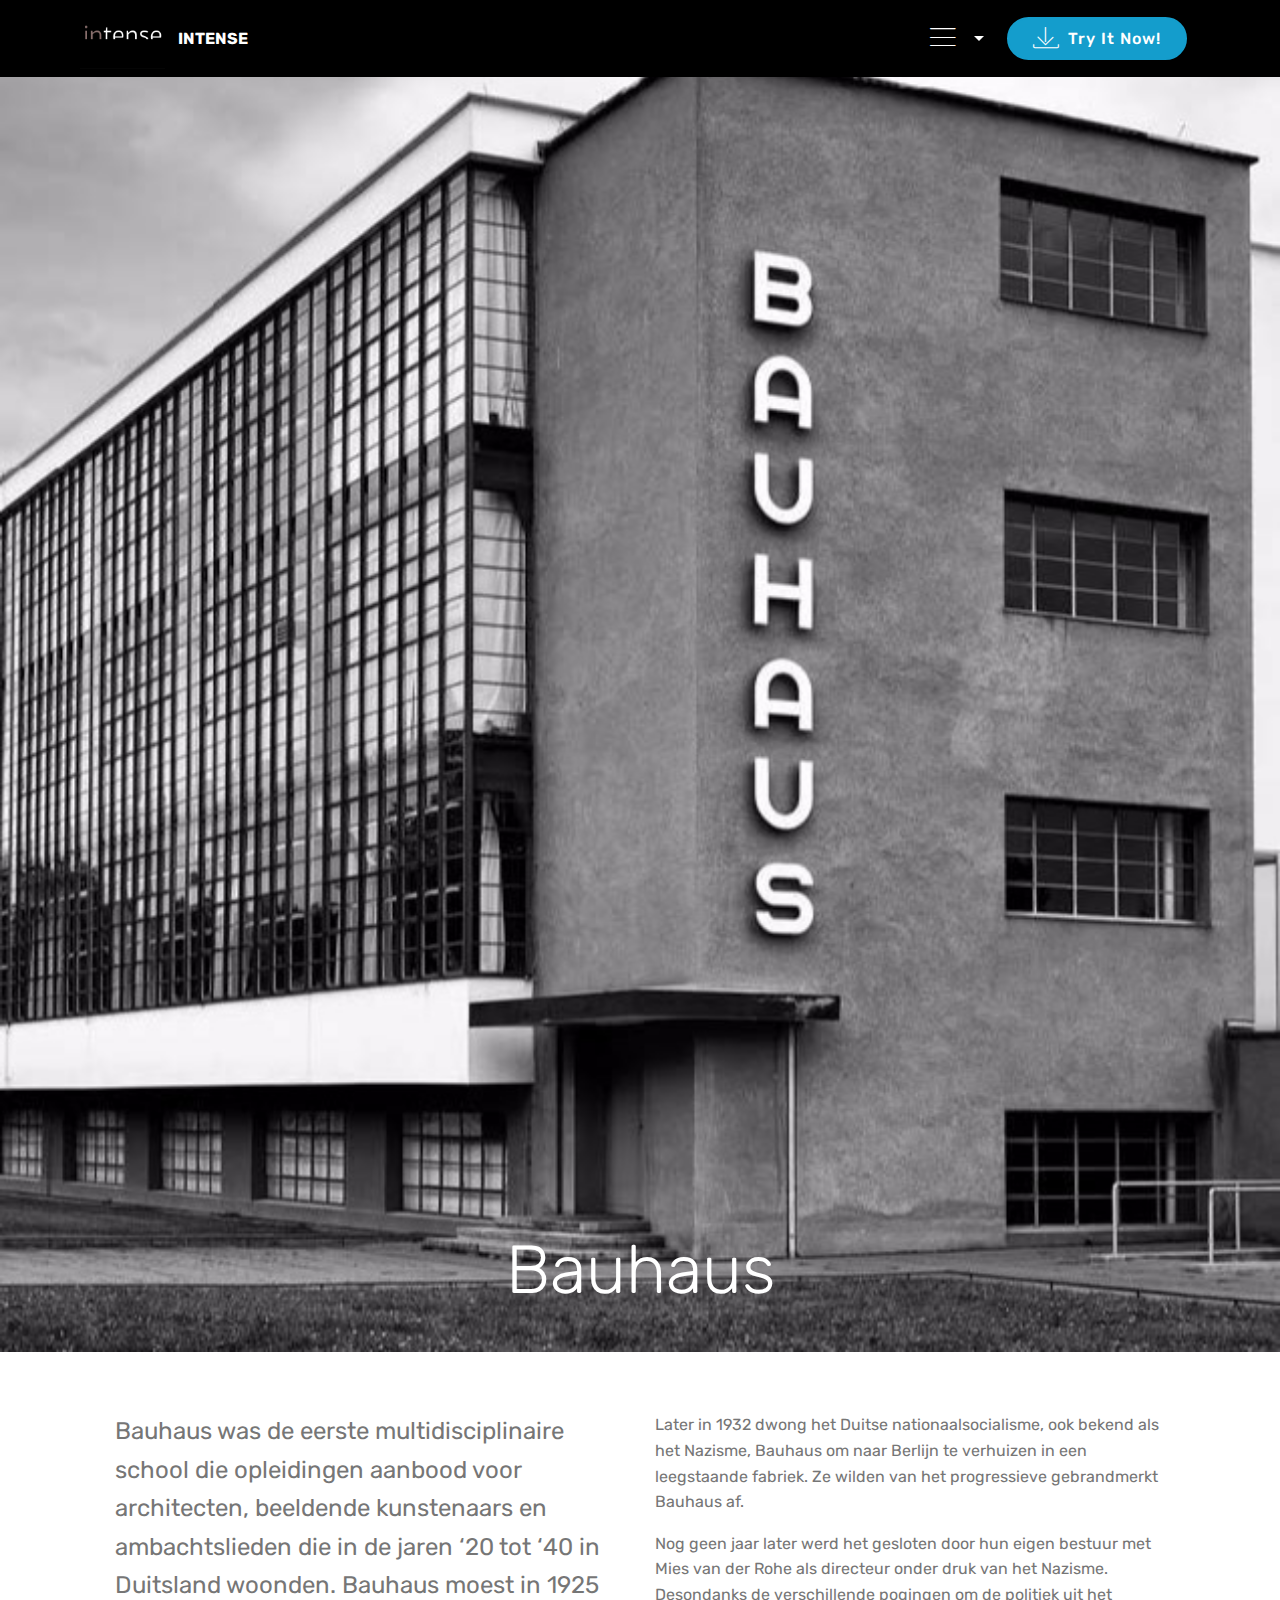
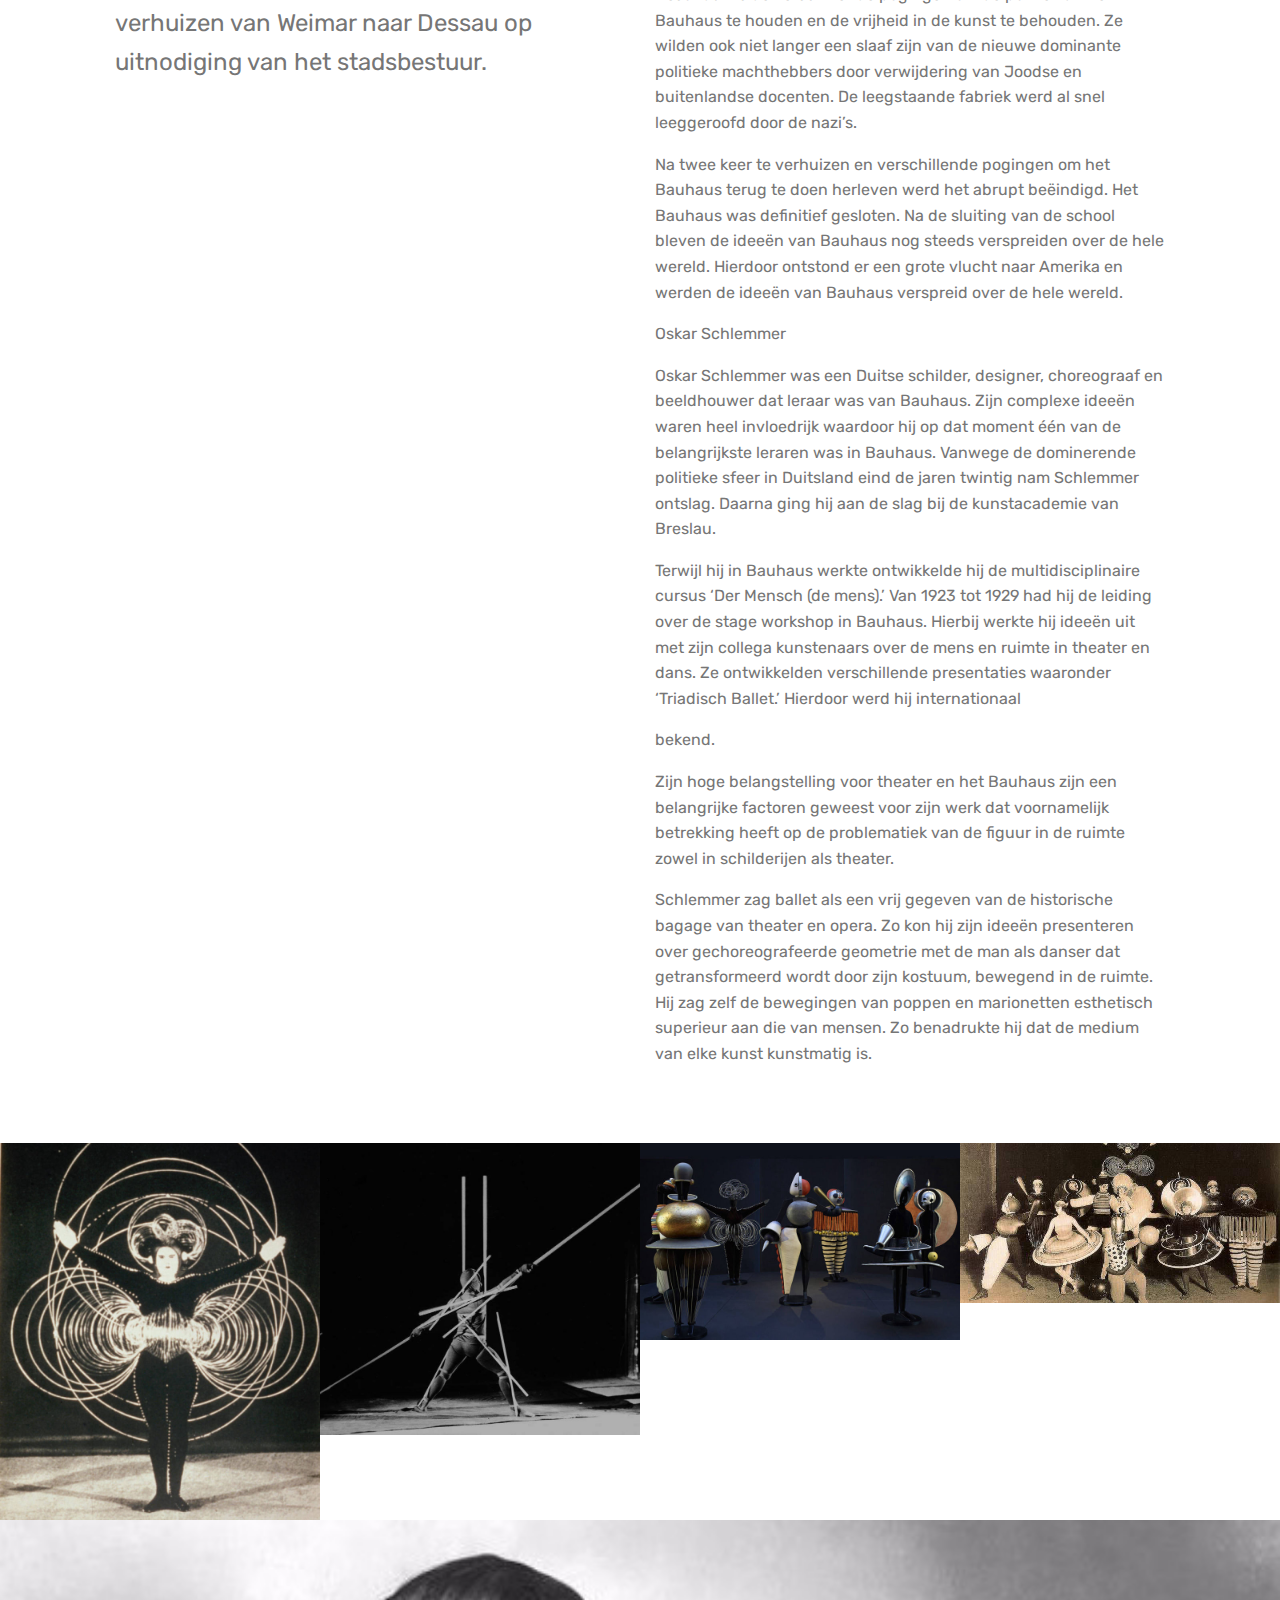
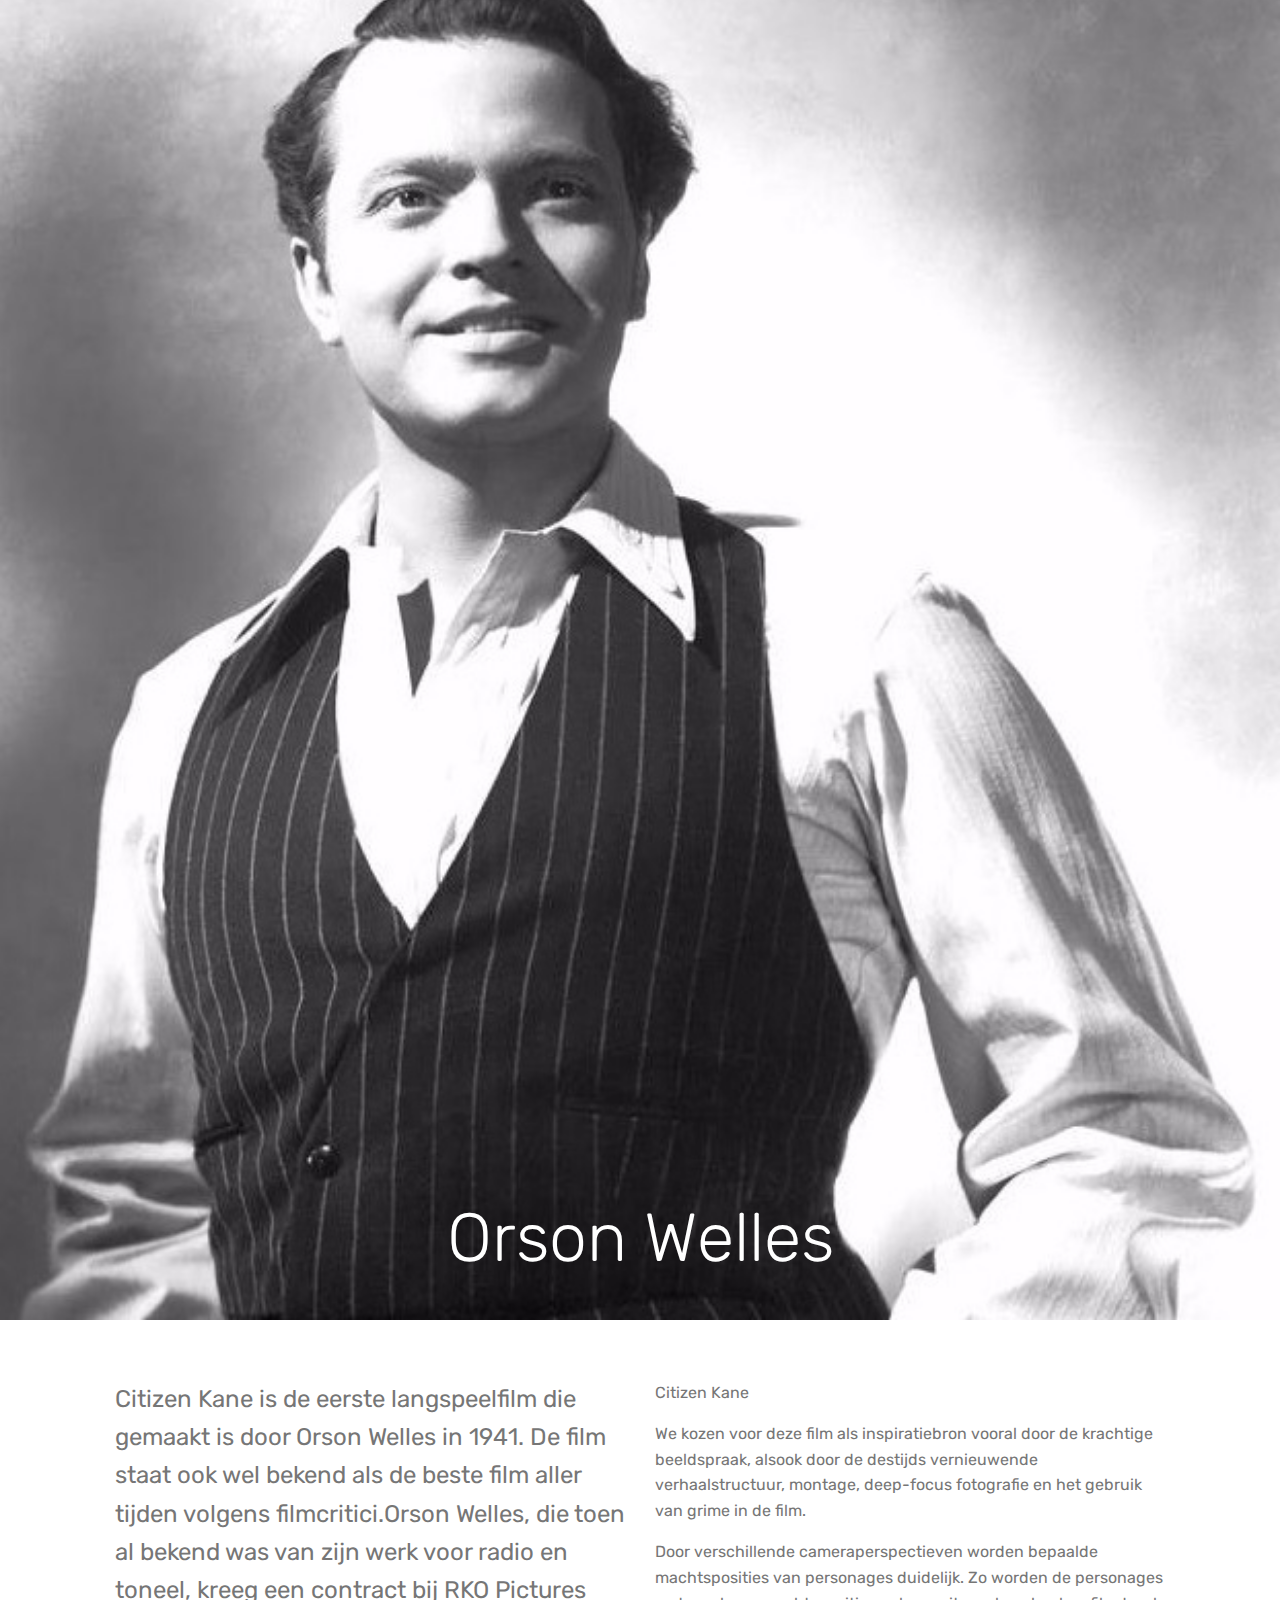
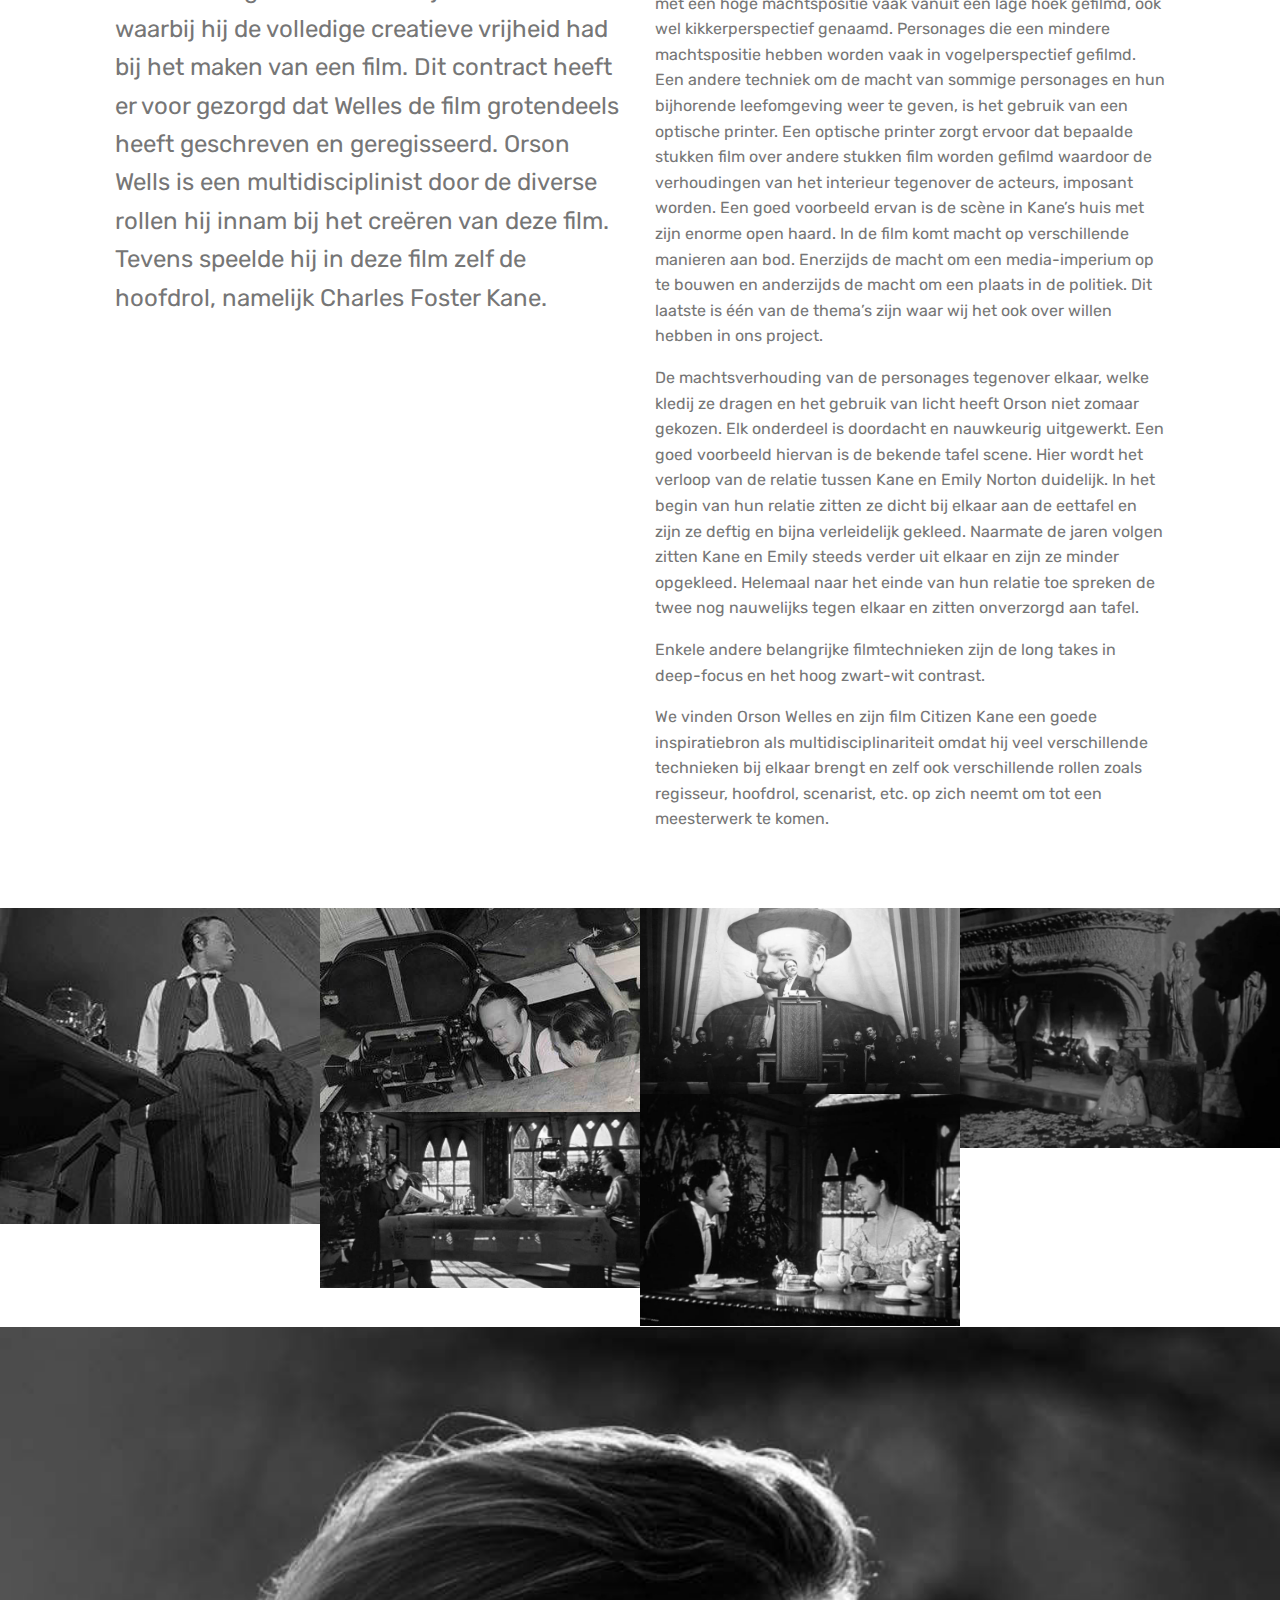
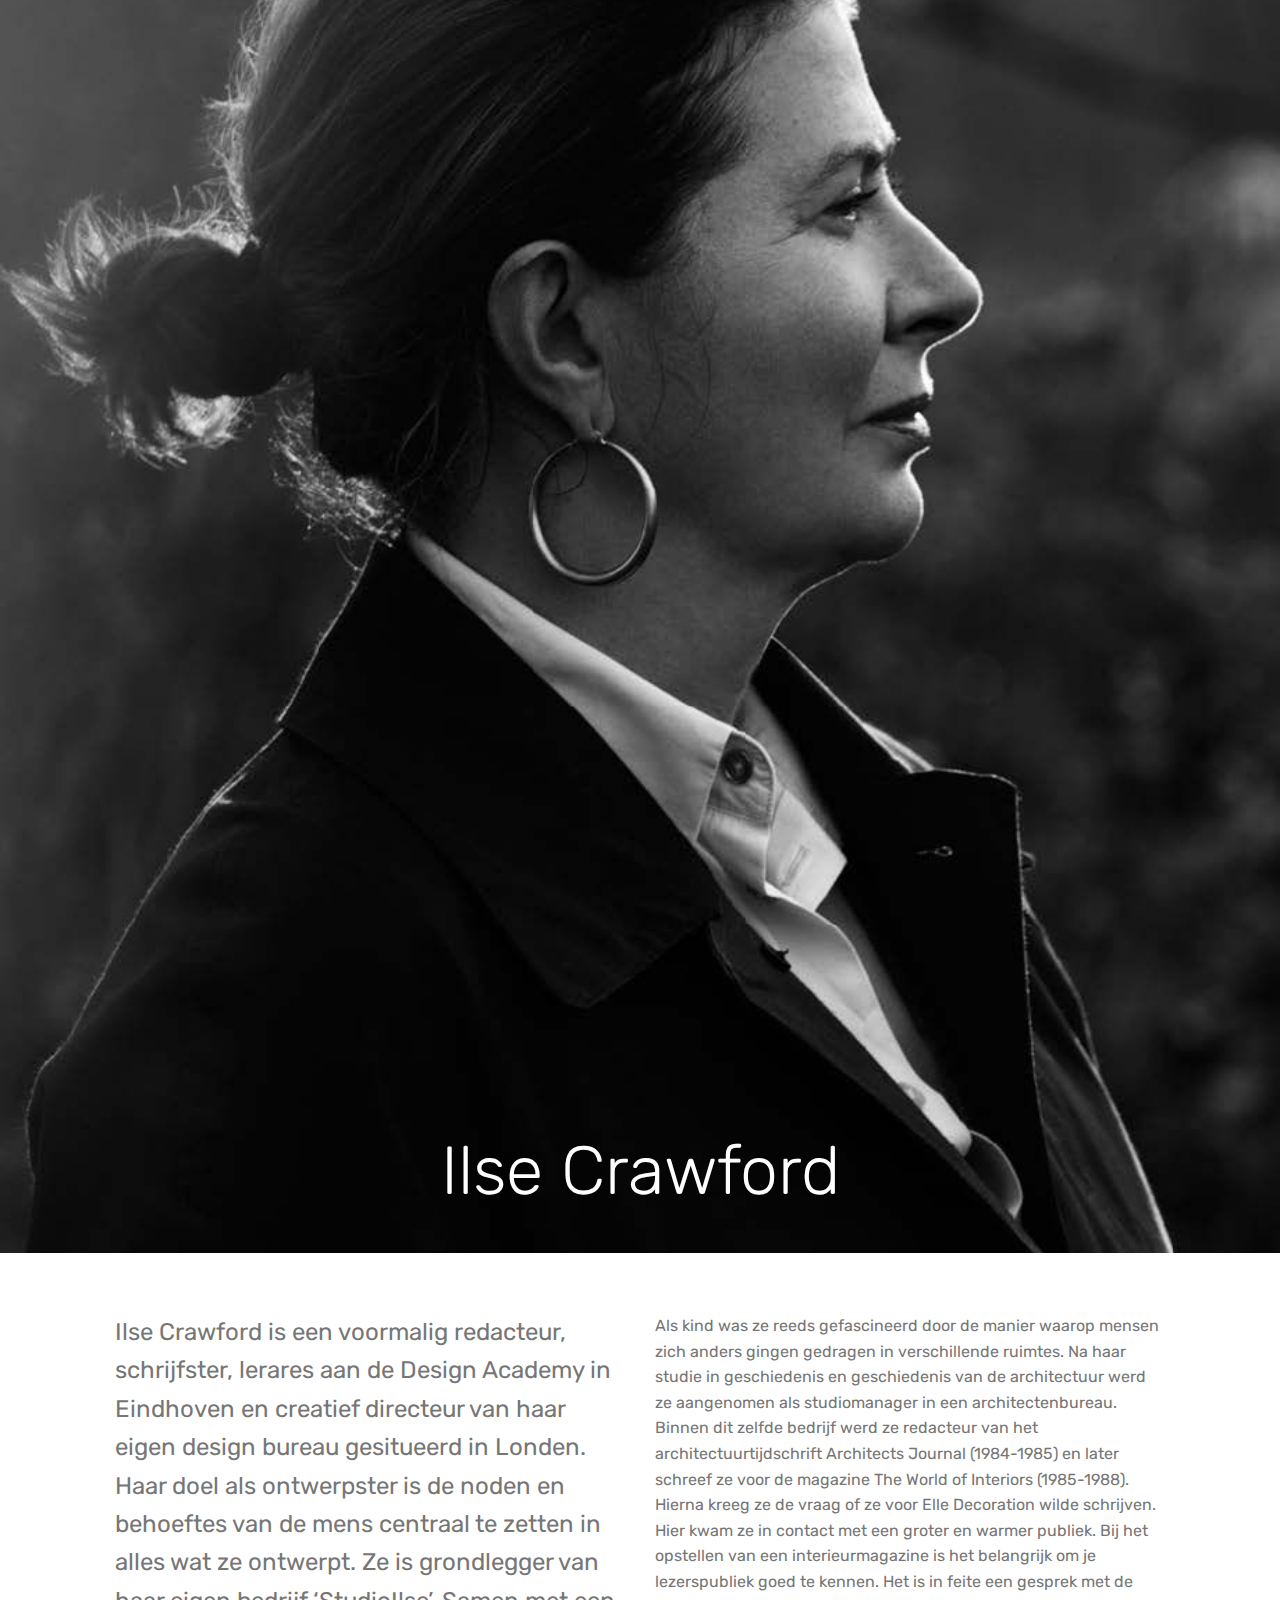
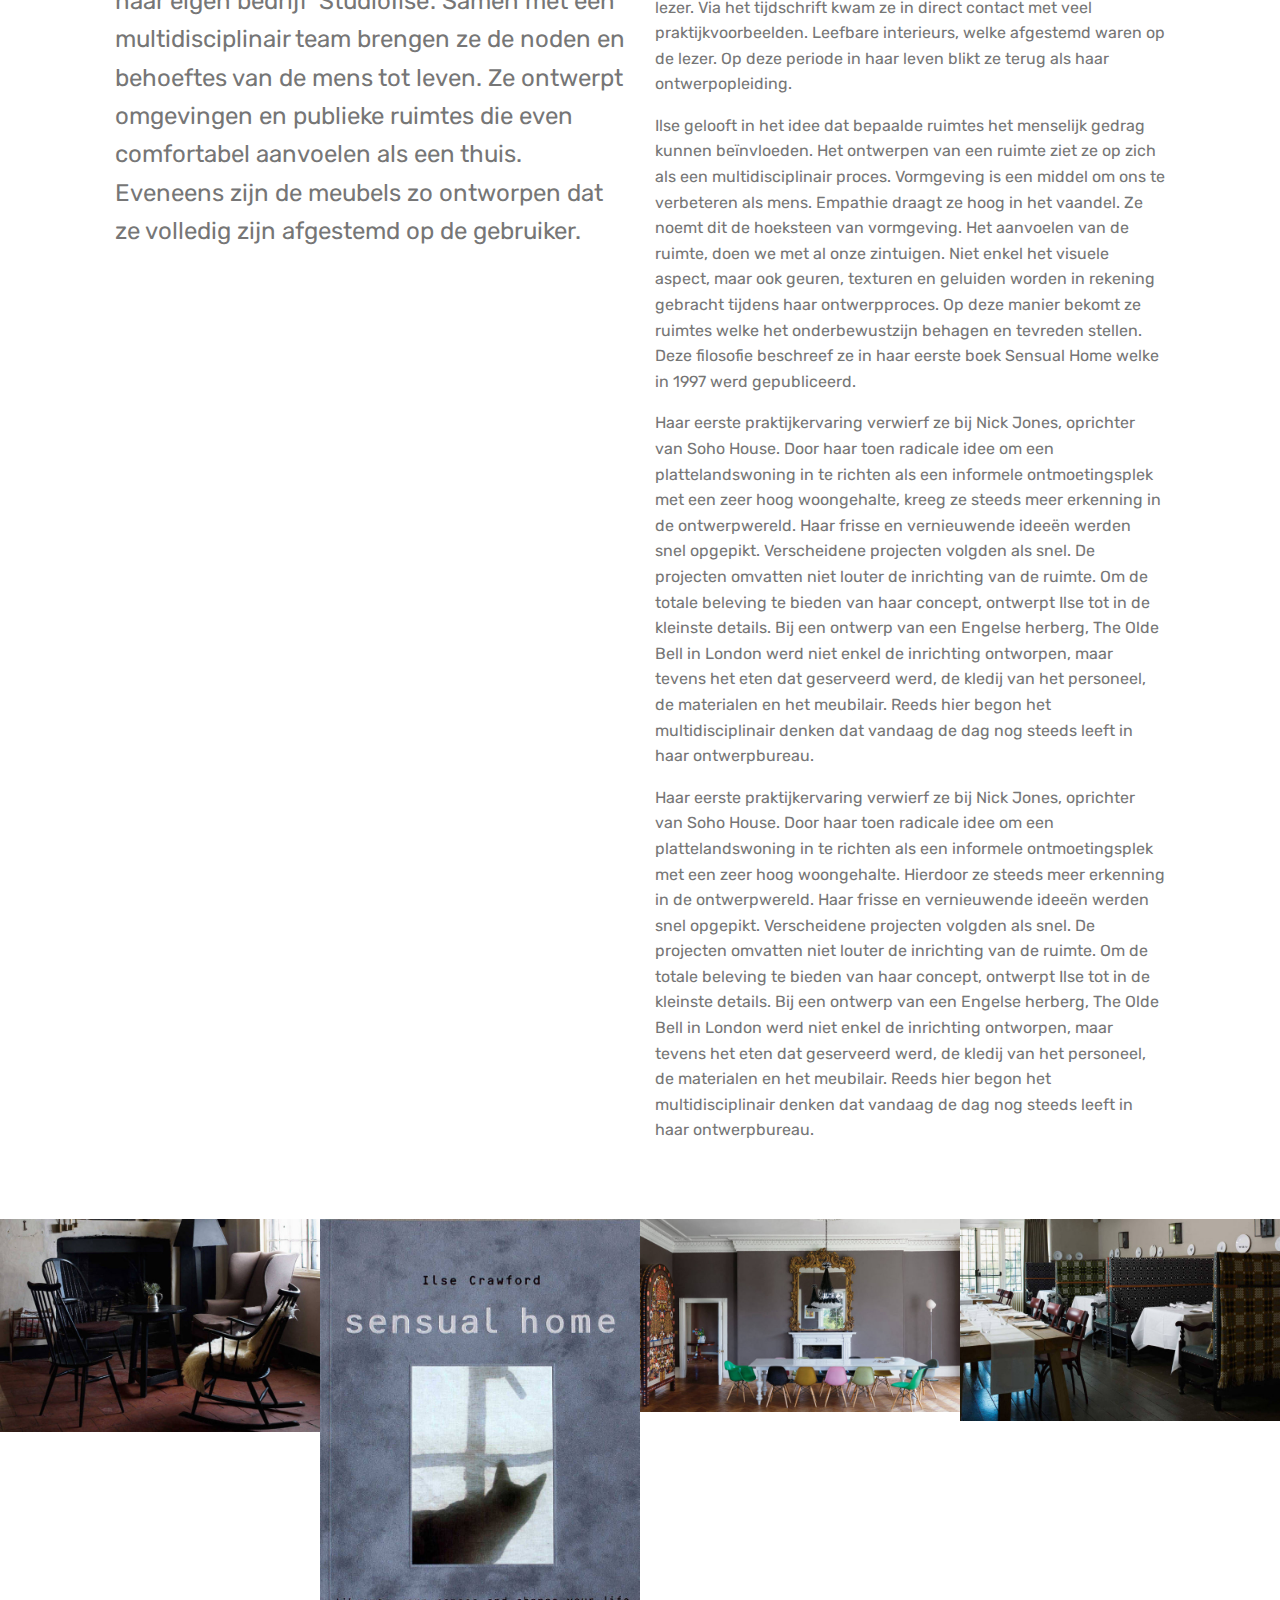
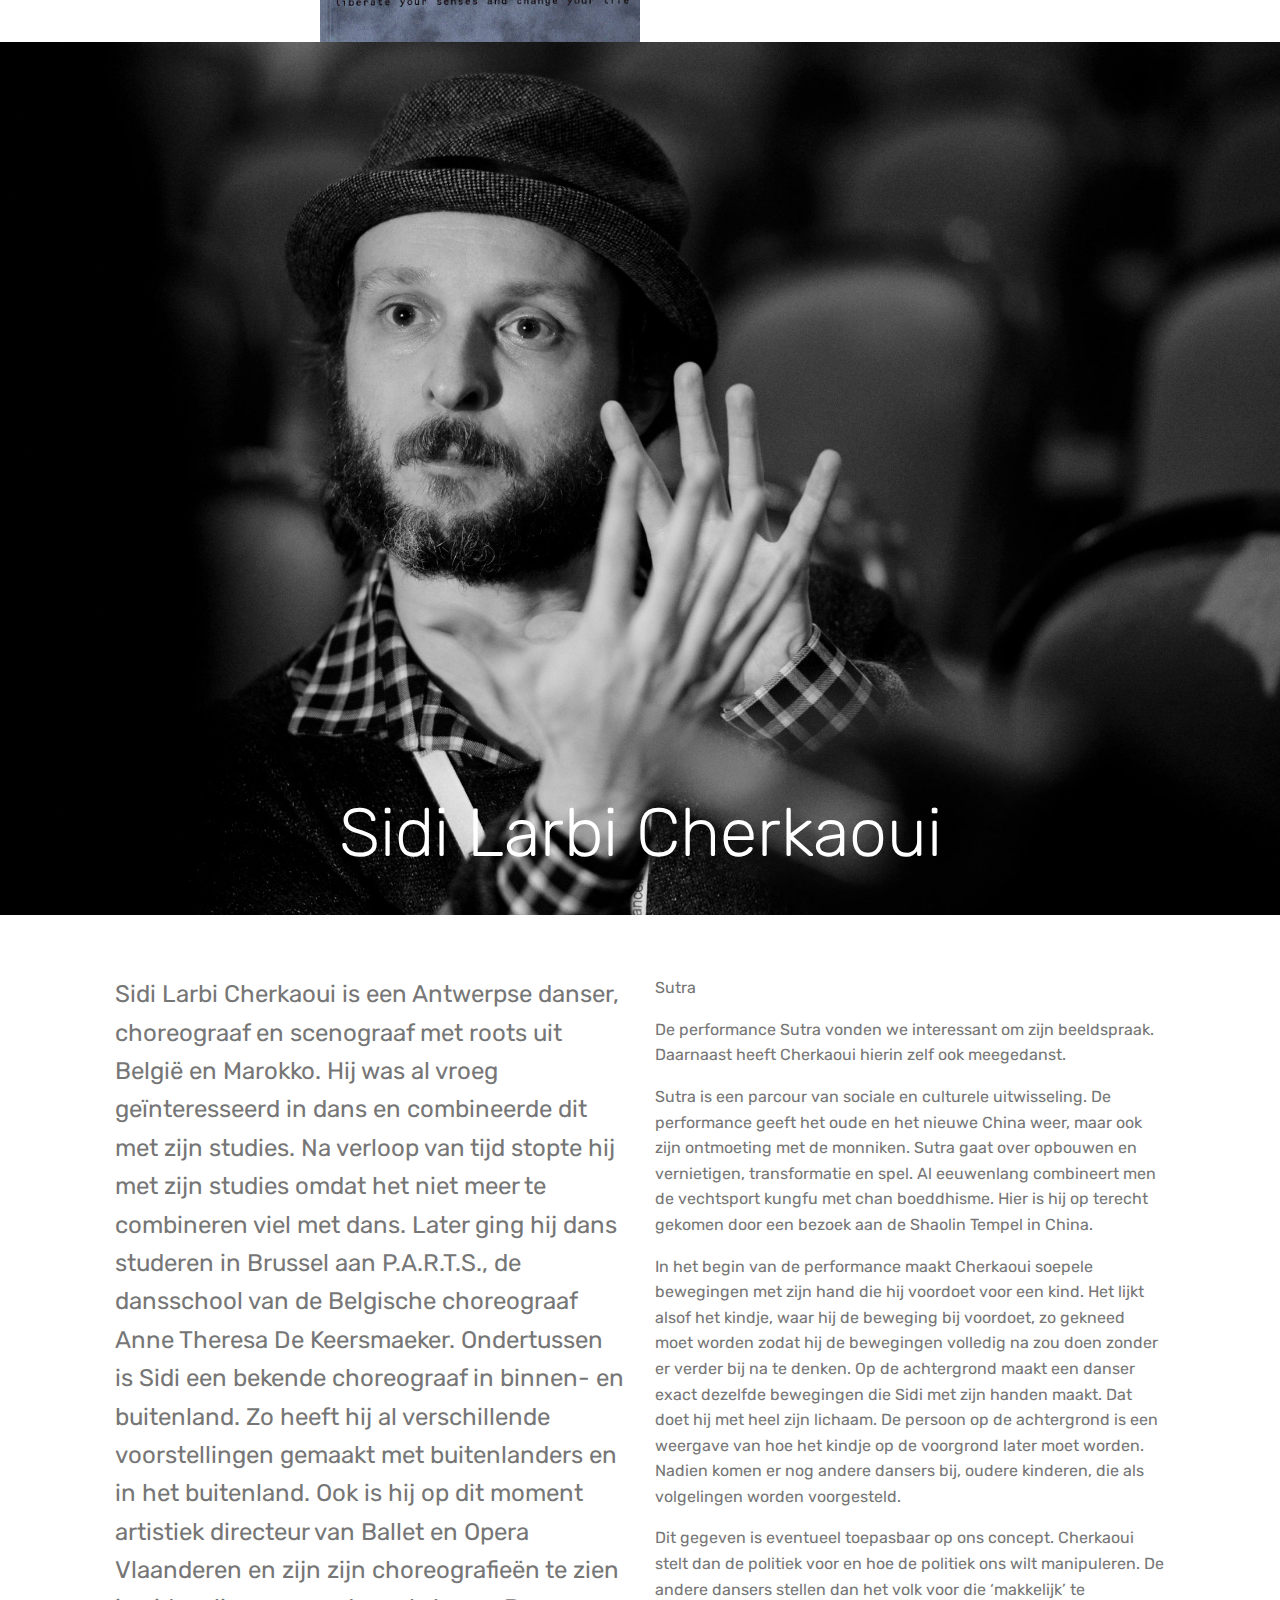
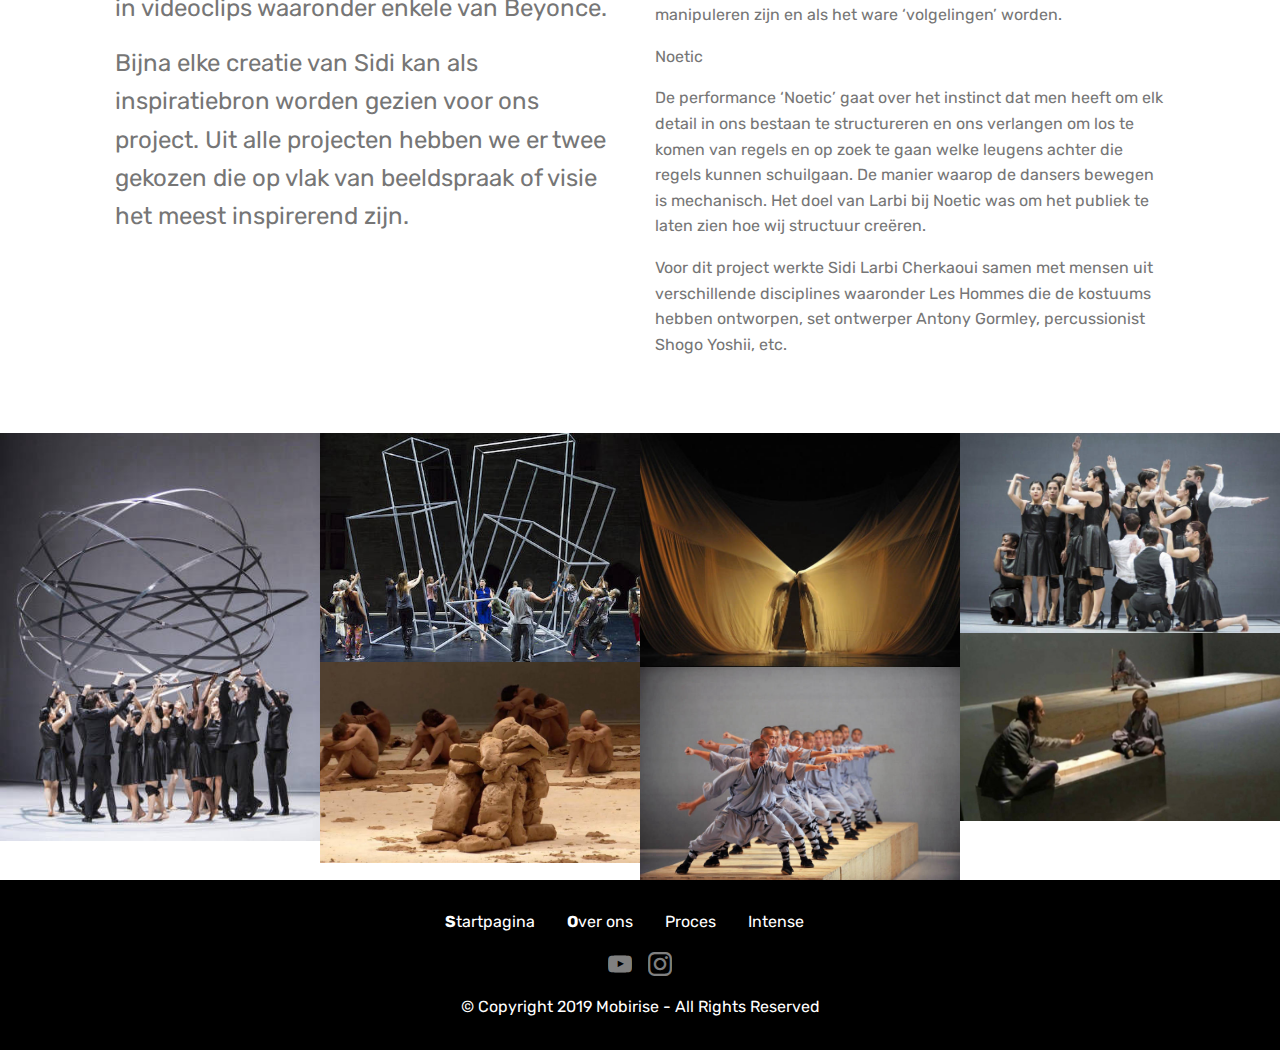
<file: page6.html>
<!DOCTYPE html>
<html  >
<head>
  <!-- Site made with Mobirise Website Builder v4.11.6, https://mobirise.com -->
  <meta charset="UTF-8">
  <meta http-equiv="X-UA-Compatible" content="IE=edge">
  <meta name="generator" content="Mobirise v4.11.6, mobirise.com">
  <meta name="viewport" content="width=device-width, initial-scale=1, minimum-scale=1">
  <link rel="shortcut icon" href="assets/images/m10-logo-intense.2-122x87.png" type="image/x-icon">
  <meta name="description" content="Website Creator Description">
  
  <title>katern b</title>
  <link rel="stylesheet" href="assets/web/assets/mobirise-icons/mobirise-icons.css">
  <link rel="stylesheet" href="assets/bootstrap/css/bootstrap.min.css">
  <link rel="stylesheet" href="assets/bootstrap/css/bootstrap-grid.min.css">
  <link rel="stylesheet" href="assets/bootstrap/css/bootstrap-reboot.min.css">
  <link rel="stylesheet" href="assets/socicon/css/styles.css">
  <link rel="stylesheet" href="assets/dropdown/css/style.css">
  <link rel="stylesheet" href="assets/tether/tether.min.css">
  <link rel="stylesheet" href="assets/theme/css/style.css">
  <link rel="stylesheet" href="assets/gallery/style.css">
  <link rel="preload" as="style" href="assets/mobirise/css/mbr-additional.css"><link rel="stylesheet" href="assets/mobirise/css/mbr-additional.css" type="text/css">
  
  
  
</head>
<body>
  <section class="menu cid-rKtMe5GhCn" once="menu" id="menu1-32">

    

    <nav class="navbar navbar-expand beta-menu navbar-dropdown align-items-center navbar-fixed-top navbar-toggleable-sm">
        <button class="navbar-toggler navbar-toggler-right" type="button" data-toggle="collapse" data-target="#navbarSupportedContent" aria-controls="navbarSupportedContent" aria-expanded="false" aria-label="Toggle navigation">
            <div class="hamburger">
                <span></span>
                <span></span>
                <span></span>
                <span></span>
            </div>
        </button>
        <div class="menu-logo">
            <div class="navbar-brand">
                <span class="navbar-logo">
                    <a href="https://mobirise.com">
                         <img src="assets/images/m10-logo-intense.2-122x87.png" alt="Mobirise" title="" style="height: 3.8rem;">
                    </a>
                </span>
                <span class="navbar-caption-wrap"><a class="navbar-caption text-white display-4" href="https://mobirise.com">INTENSE</a></span>
            </div>
        </div>
        <div class="collapse navbar-collapse" id="navbarSupportedContent">
            <ul class="navbar-nav nav-dropdown" data-app-modern-menu="true"><li class="nav-item">
                    <a class="nav-link link text-white display-4" href="https://mobirise.com">
                        </a>
                </li>
                <li class="nav-item dropdown">
                    <a class="nav-link link text-white dropdown-toggle display-4" href="https://mobirise.com" data-toggle="dropdown-submenu" aria-expanded="false"><span class="mbri-menu mbr-iconfont mbr-iconfont-btn"></span>&nbsp;</a><div class="dropdown-menu"><a class="text-white dropdown-item display-4" href="index.html">Startpagina</a><a class="text-white dropdown-item display-4" href="page2.html">Over ons</a><a class="text-white dropdown-item display-4" href="page1.html">Proces</a><a class="text-white dropdown-item display-4" href="page3.html" aria-expanded="false">Intense</a></div>
                </li></ul>
            <div class="navbar-buttons mbr-section-btn">
                <a class="btn btn-sm btn-primary display-4" href="https://mobirise.com">
                    <span class="mbri-save mbr-iconfont mbr-iconfont-btn "></span>
                    Try It Now!
                </a>
            </div>
        </div>
    </nav>
</section>

<section class="engine"><a href="https://mobirise.info/g">how to build a website</a></section><section class="cid-rJLE7QR30r" id="image2-10">

    

    <figure class="mbr-figure">
        <div class="image-block" style="width: 100%;">
            <img src="assets/images/m10-aon-afdrukken-1-636x759.jpeg" alt="Mobirise" title="">
            <figcaption class="mbr-figure-caption mbr-figure-caption-over">
                <div class="pb-5 px-3 mbr-white align-center mbr-fonts-style display-1">Bauhaus</div>
            </figcaption>
        </div>
    </figure>
</section>

<section class="mbr-section article content3 cid-rJLGaCi57j" id="content3-1q">
      
     

    <div class="container">
        <div class="media-container-row">
            <div class="row col-12 col-md-12">
                <div class="col-12 mbr-text mbr-fonts-style col-md-6 display-5">
                     <p>Bauhaus was de eerste multidisciplinaire school die opleidingen aanbood voor architecten, beeldende kunstenaars en ambachtslieden die in de jaren ‘20 tot ‘40 in Duitsland woonden. Bauhaus moest in 1925 verhuizen van Weimar naar Dessau op uitnodiging van het stadsbestuur.</p>
                </div>
                <div class="col-12 mbr-text mbr-fonts-style display-7 col-md-6">
                     <p>Later in 1932 dwong het Duitse nationaalsocialisme, ook bekend als het Nazisme, Bauhaus om naar Berlijn te verhuizen in een leegstaande fabriek. Ze wilden van het progressieve gebrandmerkt Bauhaus af.
</p><p>Nog geen jaar later werd het gesloten door hun eigen bestuur met Mies van der Rohe als directeur onder druk van het Nazisme. Desondanks de verschillende pogingen om de politiek uit het Bauhaus te houden en de vrijheid in de kunst te behouden. Ze wilden ook niet langer een slaaf zijn van de nieuwe dominante politieke machthebbers door verwijdering van Joodse en buitenlandse docenten. De leegstaande fabriek werd al snel leeggeroofd door de nazi’s.
</p><p>Na twee keer te verhuizen en verschillende pogingen om het Bauhaus terug te doen herleven werd het abrupt beëindigd. Het Bauhaus was definitief gesloten. Na de sluiting van de school bleven de ideeën van Bauhaus nog steeds verspreiden over de hele wereld. Hierdoor ontstond er een grote vlucht naar Amerika en werden de ideeën van Bauhaus verspreid over de hele wereld.
</p><p>Oskar Schlemmer
</p><p>Oskar Schlemmer was een Duitse schilder, designer, choreograaf en beeldhouwer dat leraar was van Bauhaus. Zijn complexe ideeën waren heel invloedrijk waardoor hij op dat moment één van de belangrijkste leraren was in Bauhaus. Vanwege de dominerende politieke sfeer in Duitsland eind de jaren twintig nam Schlemmer ontslag. Daarna ging hij aan de slag bij de kunstacademie van Breslau.
</p><p>Terwijl hij in Bauhaus werkte ontwikkelde hij de multidisciplinaire cursus ‘Der Mensch (de mens).’ Van 1923 tot 1929 had hij de leiding over de stage workshop in Bauhaus. Hierbij werkte hij ideeën uit met zijn collega kunstenaars over de mens en ruimte in theater en dans. Ze ontwikkelden verschillende presentaties waaronder ‘Triadisch Ballet.’ Hierdoor werd hij internationaal</p><p>bekend.
</p><p>Zijn hoge belangstelling voor theater en het Bauhaus zijn een belangrijke factoren geweest voor zijn werk dat voornamelijk betrekking heeft op de problematiek van de figuur in de ruimte zowel in schilderijen als theater.
</p><p>Schlemmer zag ballet als een vrij gegeven van de historische bagage van theater en opera. Zo kon hij zijn ideeën presenteren over gechoreografeerde geometrie met de man als danser dat getransformeerd wordt door zijn kostuum, bewegend in de ruimte. Hij zag zelf de bewegingen van poppen en marionetten esthetisch superieur aan die van mensen. Zo benadrukte hij dat de medium van elke kunst kunstmatig is.</p>
                </div>
                
            </div>
        </div>
    </div>
</section>

<section class="mbr-gallery mbr-slider-carousel cid-rJMy6tFHiv" id="gallery3-2b">

    

    <div>
        <div><!-- Filter --><!-- Gallery --><div class="mbr-gallery-row"><div class="mbr-gallery-layout-default"><div><div><div class="mbr-gallery-item mbr-gallery-item--p0" data-video-url="false" data-tags="Creatieve"><div href="#lb-gallery3-2b" data-slide-to="0" data-toggle="modal"><img src="assets/images/1-1000x1180-800x944.jpg" alt="" title=""><span class="icon-focus"></span></div></div><div class="mbr-gallery-item mbr-gallery-item--p0" data-video-url="false" data-tags="Creatieve"><div href="#lb-gallery3-2b" data-slide-to="1" data-toggle="modal"><img src="assets/images/2-874x799-800x731.jpg" alt="" title=""><span class="icon-focus"></span></div></div><div class="mbr-gallery-item mbr-gallery-item--p0" data-video-url="false" data-tags="Creatieve"><div href="#lb-gallery3-2b" data-slide-to="2" data-toggle="modal"><img src="assets/images/3-1200x739-800x493.jpg" alt="" title=""><span class="icon-focus"></span></div></div><div class="mbr-gallery-item mbr-gallery-item--p0" data-video-url="false" data-tags="Creatieve"><div href="#lb-gallery3-2b" data-slide-to="3" data-toggle="modal"><img src="assets/images/oskar-schlemmer-the-triadic-ballet-1342032671-org-619x310-619x310.jpg" alt="" title=""><span class="icon-focus"></span></div></div></div></div><div class="clearfix"></div></div></div><!-- Lightbox --><div data-app-prevent-settings="" class="mbr-slider modal fade carousel slide" tabindex="-1" data-keyboard="true" data-interval="false" id="lb-gallery3-2b"><div class="modal-dialog"><div class="modal-content"><div class="modal-body"><div class="carousel-inner"><div class="carousel-item active"><img src="assets/images/1-1000x1180.jpg" alt="" title=""></div><div class="carousel-item"><img src="assets/images/2-874x799.jpg" alt="" title=""></div><div class="carousel-item"><img src="assets/images/3-1200x739.jpg" alt="" title=""></div><div class="carousel-item"><img src="assets/images/oskar-schlemmer-the-triadic-ballet-1342032671-org-619x310.jpg" alt="" title=""></div></div><a class="carousel-control carousel-control-prev" role="button" data-slide="prev" href="#lb-gallery3-2b"><span class="mbri-left mbr-iconfont" aria-hidden="true"></span><span class="sr-only">Previous</span></a><a class="carousel-control carousel-control-next" role="button" data-slide="next" href="#lb-gallery3-2b"><span class="mbri-right mbr-iconfont" aria-hidden="true"></span><span class="sr-only">Next</span></a><a class="close" href="#" role="button" data-dismiss="modal"><span class="sr-only">Close</span></a></div></div></div></div></div>
    </div>

</section>

<section class="cid-rJMvWj2aYJ" id="image2-1z">

    

    <figure class="mbr-figure">
        <div class="image-block" style="width: 100%;">
            <img src="assets/images/m10-aon-afdrukken-704x846.jpeg" alt="Mobirise" title="">
            <figcaption class="mbr-figure-caption mbr-figure-caption-over">
                <div class="pb-5 px-3 mbr-white align-center mbr-fonts-style display-1">
                    Orson Welles</div>
            </figcaption>
        </div>
    </figure>
</section>

<section class="mbr-section article content3 cid-rJMvY0ztRO" id="content3-20">
      
     

    <div class="container">
        <div class="media-container-row">
            <div class="row col-12 col-md-12">
                <div class="col-12 mbr-text mbr-fonts-style col-md-6 display-5">
                     <p>Citizen Kane is de eerste langspeelfilm die gemaakt is door Orson Welles in 1941. De film staat ook wel bekend als de beste film aller tijden volgens filmcritici.Orson Welles, die toen al bekend was van zijn werk voor radio en toneel, kreeg een contract bij RKO Pictures waarbij hij de volledige creatieve vrijheid had bij het maken van een film. Dit contract heeft er voor gezorgd dat Welles de film grotendeels heeft geschreven en geregisseerd. Orson Wells is een multidisciplinist door de diverse rollen hij innam bij het creëren van deze film. Tevens speelde hij in deze film zelf de hoofdrol, namelijk Charles Foster Kane.</p>
                </div>
                <div class="col-12 mbr-text mbr-fonts-style display-7 col-md-6">
                     <p>Citizen Kane
</p><p>We kozen voor deze film als inspiratiebron vooral door de krachtige beeldspraak, alsook door de destijds vernieuwende verhaalstructuur, montage, deep-focus fotografie en het gebruik van grime in de film.
</p><p>Door verschillende cameraperspectieven worden bepaalde machtsposities van personages duidelijk. Zo worden de personages met een hoge machtspositie vaak vanuit een lage hoek gefilmd, ook wel kikkerperspectief genaamd. Personages die een mindere machtspositie hebben worden vaak in vogelperspectief gefilmd. Een andere techniek om de macht van sommige personages en hun bijhorende leefomgeving weer te geven, is het gebruik van een optische printer. Een optische printer zorgt ervoor dat bepaalde stukken film over andere stukken film worden gefilmd waardoor de verhoudingen van het interieur tegenover de acteurs, imposant worden. Een goed voorbeeld ervan is de scène in Kane’s huis met zijn enorme open haard. In de film komt macht op verschillende manieren aan bod. Enerzijds de macht om een media-imperium op te bouwen en anderzijds de macht om een plaats in de politiek. Dit laatste is één van de thema’s zijn waar wij het ook over willen hebben in ons project.
</p><p>De machtsverhouding van de personages tegenover elkaar, welke kledij ze dragen en het gebruik van licht heeft Orson niet zomaar gekozen. Elk onderdeel is doordacht en nauwkeurig uitgewerkt. Een goed voorbeeld hiervan is de bekende tafel scene. Hier wordt het verloop van de relatie tussen Kane en Emily Norton duidelijk. In het begin van hun relatie zitten ze dicht bij elkaar aan de eettafel en zijn ze deftig en bijna verleidelijk gekleed. Naarmate de jaren volgen zitten Kane en Emily steeds verder uit elkaar en zijn ze minder opgekleed. Helemaal naar het einde van hun relatie toe spreken de twee nog nauwelijks tegen elkaar en zitten onverzorgd aan tafel.
</p><p>Enkele andere belangrijke filmtechnieken zijn de long takes in deep-focus en het hoog zwart-wit contrast.
</p><p>We vinden Orson Welles en zijn film Citizen Kane een goede inspiratiebron als multidisciplinariteit omdat hij veel verschillende technieken bij elkaar brengt en zelf ook verschillende rollen zoals regisseur, hoofdrol, scenarist, etc. op zich neemt om tot een meesterwerk te komen.</p>
                </div>
                
            </div>
        </div>
    </div>
</section>

<section class="mbr-gallery mbr-slider-carousel cid-rJMw1050VK" id="gallery3-21">

    

    <div>
        <div><!-- Filter --><!-- Gallery --><div class="mbr-gallery-row"><div class="mbr-gallery-layout-default"><div><div><div class="mbr-gallery-item mbr-gallery-item--p0" data-video-url="false" data-tags="Geweldige"><div href="#lb-gallery3-21" data-slide-to="0" data-toggle="modal"><img src="assets/images/1-283x279-283x279.jpg" alt="" title=""><span class="icon-focus"></span></div></div><div class="mbr-gallery-item mbr-gallery-item--p0" data-video-url="false" data-tags="Geweldige"><div href="#lb-gallery3-21" data-slide-to="1" data-toggle="modal"><img src="assets/images/2-383x245-383x245.jpg" alt="" title=""><span class="icon-focus"></span></div></div><div class="mbr-gallery-item mbr-gallery-item--p0" data-video-url="false" data-tags="Geweldige"><div href="#lb-gallery3-21" data-slide-to="2" data-toggle="modal"><img src="assets/images/3-985x574-800x466.jpg" alt="" title=""><span class="icon-focus"></span></div></div><div class="mbr-gallery-item mbr-gallery-item--p0" data-video-url="false" data-tags="Geweldige"><div href="#lb-gallery3-21" data-slide-to="3" data-toggle="modal"><img src="assets/images/4-846x636-800x601.jpg" alt="" title=""><span class="icon-focus"></span></div></div><div class="mbr-gallery-item mbr-gallery-item--p0" data-video-url="false" data-tags="Geweldige"><div href="#lb-gallery3-21" data-slide-to="4" data-toggle="modal"><img src="assets/images/5-737x535-737x535.jpg" alt="" title=""><span class="icon-focus"></span></div></div><div class="mbr-gallery-item mbr-gallery-item--p0" data-video-url="false" data-tags="Geweldige"><div href="#lb-gallery3-21" data-slide-to="5" data-toggle="modal"><img src="assets/images/6-718x394-718x394.jpg" alt="" title=""><span class="icon-focus"></span></div></div></div></div><div class="clearfix"></div></div></div><!-- Lightbox --><div data-app-prevent-settings="" class="mbr-slider modal fade carousel slide" tabindex="-1" data-keyboard="true" data-interval="false" id="lb-gallery3-21"><div class="modal-dialog"><div class="modal-content"><div class="modal-body"><div class="carousel-inner"><div class="carousel-item active"><img src="assets/images/1-283x279.jpg" alt="" title=""></div><div class="carousel-item"><img src="assets/images/2-383x245.jpg" alt="" title=""></div><div class="carousel-item"><img src="assets/images/3-985x574.jpg" alt="" title=""></div><div class="carousel-item"><img src="assets/images/4-846x636.jpg" alt="" title=""></div><div class="carousel-item"><img src="assets/images/5-737x535.jpg" alt="" title=""></div><div class="carousel-item"><img src="assets/images/6-718x394.jpg" alt="" title=""></div></div><a class="carousel-control carousel-control-prev" role="button" data-slide="prev" href="#lb-gallery3-21"><span class="mbri-left mbr-iconfont" aria-hidden="true"></span><span class="sr-only">Previous</span></a><a class="carousel-control carousel-control-next" role="button" data-slide="next" href="#lb-gallery3-21"><span class="mbri-right mbr-iconfont" aria-hidden="true"></span><span class="sr-only">Next</span></a><a class="close" href="#" role="button" data-dismiss="modal"><span class="sr-only">Close</span></a></div></div></div></div></div>
    </div>

</section>

<section class="cid-rJMw2L7MIi" id="image2-22">

    

    <figure class="mbr-figure">
        <div class="image-block" style="width: 100%;">
            <img src="assets/images/m10-aon-afdrukken-920x1097.jpg" alt="Mobirise" title="">
            <figcaption class="mbr-figure-caption mbr-figure-caption-over">
                <div class="pb-5 px-3 mbr-white align-center mbr-fonts-style display-1">
                    Ilse Crawford</div>
            </figcaption>
        </div>
    </figure>
</section>

<section class="mbr-section article content3 cid-rJMw4s6OMT" id="content3-23">
      
     

    <div class="container">
        <div class="media-container-row">
            <div class="row col-12 col-md-12">
                <div class="col-12 mbr-text mbr-fonts-style col-md-6 display-5">
                     <p>Ilse Crawford is een voormalig redacteur, schrijfster, lerares aan de Design Academy in Eindhoven en creatief directeur van haar eigen design bureau gesitueerd in Londen. Haar doel als ontwerpster is de noden en behoeftes van de mens centraal te zetten in alles wat ze ontwerpt. Ze is grondlegger van haar eigen bedrijf ‘StudioIlse’. Samen met een multidisciplinair team brengen ze de noden en behoeftes van de mens tot leven. Ze ontwerpt omgevingen en publieke ruimtes die even comfortabel aanvoelen als een thuis. Eveneens zijn de meubels zo ontworpen dat ze volledig zijn afgestemd op de gebruiker.</p>
                </div>
                <div class="col-12 mbr-text mbr-fonts-style display-7 col-md-6">
                     <p>Als kind was ze reeds gefascineerd door de manier waarop mensen zich anders gingen gedragen in verschillende ruimtes. Na haar studie in geschiedenis en geschiedenis van de architectuur werd ze aangenomen als studiomanager in een architectenbureau. Binnen dit zelfde bedrijf werd ze redacteur van het architectuurtijdschrift Architects Journal (1984-1985) en later schreef ze voor de magazine The World of Interiors (1985-1988). Hierna kreeg ze de vraag of ze voor Elle Decoration wilde schrijven. Hier kwam ze in contact met een groter en warmer publiek. Bij het opstellen van een interieurmagazine is het belangrijk om je lezerspubliek goed te kennen. Het is in feite een gesprek met de lezer. Via het tijdschrift kwam ze in direct contact met veel praktijkvoorbeelden. Leefbare interieurs, welke afgestemd waren op de lezer. Op deze periode in haar leven blikt ze terug als haar ontwerpopleiding.
</p><p>Ilse gelooft in het idee dat bepaalde ruimtes het menselijk gedrag kunnen beïnvloeden. Het ontwerpen van een ruimte ziet ze op zich als een multidisciplinair proces. Vormgeving is een middel om ons te verbeteren als mens. Empathie draagt ze hoog in het vaandel. Ze noemt dit de hoeksteen van vormgeving. Het aanvoelen van de ruimte, doen we met al onze zintuigen. Niet enkel het visuele aspect, maar ook geuren, texturen en geluiden worden in rekening gebracht tijdens haar ontwerpproces. Op deze manier bekomt ze ruimtes welke het onderbewustzijn behagen en tevreden stellen. Deze filosofie beschreef ze in haar eerste boek Sensual Home welke in 1997 werd gepubliceerd.
</p><p>Haar eerste praktijkervaring verwierf ze bij Nick Jones, oprichter van Soho House. Door haar toen radicale idee om een plattelandswoning in te richten als een informele ontmoetingsplek met een zeer hoog woongehalte, kreeg ze steeds meer erkenning in de ontwerpwereld. Haar frisse en vernieuwende ideeën werden snel opgepikt. Verscheidene projecten volgden als snel. De projecten omvatten niet louter de inrichting van de ruimte. Om de totale beleving te bieden van haar concept, ontwerpt Ilse tot in de kleinste details. Bij een ontwerp van een Engelse herberg, The Olde Bell in London werd niet enkel de inrichting ontworpen, maar tevens het eten dat geserveerd werd, de kledij van het personeel, de materialen en het meubilair. Reeds hier begon het multidisciplinair denken dat vandaag de dag nog steeds leeft in haar ontwerpbureau.
</p><p>Haar eerste praktijkervaring verwierf ze bij Nick Jones, oprichter van Soho House. Door haar toen radicale idee om een plattelandswoning in te richten als een informele ontmoetingsplek met een zeer hoog woongehalte. Hierdoor ze steeds meer erkenning in de ontwerpwereld. Haar frisse en vernieuwende ideeën werden snel opgepikt. Verscheidene projecten volgden als snel. De projecten omvatten niet louter de inrichting van de ruimte. Om de totale beleving te bieden van haar concept, ontwerpt Ilse tot in de kleinste details. Bij een ontwerp van een Engelse herberg, The Olde Bell in London werd niet enkel de inrichting ontworpen, maar tevens het eten dat geserveerd werd, de kledij van het personeel, de materialen en het meubilair. Reeds hier begon het multidisciplinair denken dat vandaag de dag nog steeds leeft in haar ontwerpbureau.</p>
                </div>
                
            </div>
        </div>
    </div>
</section>

<section class="mbr-gallery mbr-slider-carousel cid-rJMw65oivl" id="gallery3-24">

    

    <div>
        <div><!-- Filter --><!-- Gallery --><div class="mbr-gallery-row"><div class="mbr-gallery-layout-default"><div><div><div class="mbr-gallery-item mbr-gallery-item--p0" data-video-url="false" data-tags="Geweldige"><div href="#lb-gallery3-24" data-slide-to="0" data-toggle="modal"><img src="assets/images/1-909x606-800x533.jpg" alt="" title=""><span class="icon-focus"></span></div></div><div class="mbr-gallery-item mbr-gallery-item--p0" data-video-url="false" data-tags="Geweldige"><div href="#lb-gallery3-24" data-slide-to="1" data-toggle="modal"><img src="assets/images/2-742x981-742x981.jpg" alt="" title=""><span class="icon-focus"></span></div></div><div class="mbr-gallery-item mbr-gallery-item--p0" data-video-url="false" data-tags="Geweldige"><div href="#lb-gallery3-24" data-slide-to="2" data-toggle="modal"><img src="assets/images/4-1375x828-800x482.jpg" alt="" title=""><span class="icon-focus"></span></div></div><div class="mbr-gallery-item mbr-gallery-item--p0" data-video-url="false" data-tags="Geweldige"><div href="#lb-gallery3-24" data-slide-to="3" data-toggle="modal"><img src="assets/images/m10-aon-afdrukken-1930x1220-800x506.jpg" alt="" title=""><span class="icon-focus"></span></div></div></div></div><div class="clearfix"></div></div></div><!-- Lightbox --><div data-app-prevent-settings="" class="mbr-slider modal fade carousel slide" tabindex="-1" data-keyboard="true" data-interval="false" id="lb-gallery3-24"><div class="modal-dialog"><div class="modal-content"><div class="modal-body"><div class="carousel-inner"><div class="carousel-item active"><img src="assets/images/1-909x606.jpg" alt="" title=""></div><div class="carousel-item"><img src="assets/images/2-742x981.jpg" alt="" title=""></div><div class="carousel-item"><img src="assets/images/4-1375x828.jpg" alt="" title=""></div><div class="carousel-item"><img src="assets/images/m10-aon-afdrukken-1930x1220.jpg" alt="" title=""></div></div><a class="carousel-control carousel-control-prev" role="button" data-slide="prev" href="#lb-gallery3-24"><span class="mbri-left mbr-iconfont" aria-hidden="true"></span><span class="sr-only">Previous</span></a><a class="carousel-control carousel-control-next" role="button" data-slide="next" href="#lb-gallery3-24"><span class="mbri-right mbr-iconfont" aria-hidden="true"></span><span class="sr-only">Next</span></a><a class="close" href="#" role="button" data-dismiss="modal"><span class="sr-only">Close</span></a></div></div></div></div></div>
    </div>

</section>

<section class="cid-rJMwaaCiLc" id="image2-25">

    

    <figure class="mbr-figure">
        <div class="image-block" style="width: 100%;">
            <img src="assets/images/sidi-larbi-1-2199x1500.jpg" alt="Mobirise" title="">
            <figcaption class="mbr-figure-caption mbr-figure-caption-over">
                <div class="pb-5 px-3 mbr-white align-center mbr-fonts-style display-1">
                    Sidi Larbi Cherkaoui</div>
            </figcaption>
        </div>
    </figure>
</section>

<section class="mbr-section article content3 cid-rJMwcaNh0w" id="content3-26">
      
     

    <div class="container">
        <div class="media-container-row">
            <div class="row col-12 col-md-12">
                <div class="col-12 mbr-text mbr-fonts-style col-md-6 display-5">
                     <p>Sidi Larbi Cherkaoui is een Antwerpse danser, choreograaf en scenograaf met roots uit België en Marokko. Hij was al vroeg geïnteresseerd in dans en combineerde dit met zijn studies. Na verloop van tijd stopte hij met zijn studies omdat het niet meer te combineren viel met dans. Later ging hij dans studeren in Brussel aan P.A.R.T.S., de dansschool van de Belgische choreograaf Anne Theresa De Keersmaeker. Ondertussen is Sidi een bekende choreograaf in binnen- en buitenland. Zo heeft hij al verschillende voorstellingen gemaakt met buitenlanders en in het buitenland. Ook is hij op dit moment artistiek directeur van Ballet en Opera Vlaanderen en zijn zijn choreografieën te zien in videoclips waaronder enkele van Beyonce.
</p><p>Bijna elke creatie van Sidi kan als inspiratiebron worden gezien voor ons project. Uit alle projecten hebben we er twee gekozen die op vlak van beeldspraak of visie het meest inspirerend zijn.</p>
                </div>
                <div class="col-12 mbr-text mbr-fonts-style display-7 col-md-6">
                     <p>Sutra
</p><p>De performance Sutra vonden we interessant om zijn beeldspraak. Daarnaast heeft Cherkaoui hierin zelf ook meegedanst.
</p><p><span style="font-size: 1rem;">Sutra is een parcour van sociale en culturele uitwisseling. De performance geeft het oude en het nieuwe China weer, maar ook zijn ontmoeting met de monniken. Sutra gaat over opbouwen en vernietigen, transformatie en spel. Al eeuwenlang combineert men de vechtsport kungfu met chan boeddhisme. Hier is hij op terecht gekomen door een bezoek aan de Shaolin Tempel in China.&nbsp;</span></p><p>In het begin van de performance maakt Cherkaoui soepele bewegingen met zijn hand die hij voordoet voor een kind. Het lijkt alsof het kindje, waar hij de beweging bij voordoet, zo gekneed moet worden zodat hij de bewegingen volledig na zou doen zonder er verder bij na te denken. Op de achtergrond maakt een danser exact dezelfde bewegingen die Sidi met zijn handen maakt. Dat doet hij met heel zijn lichaam. De persoon op de achtergrond is een weergave van hoe het kindje op de voorgrond later moet worden. Nadien komen er nog andere dansers bij, oudere kinderen, die als volgelingen worden voorgesteld.
</p><p>Dit gegeven is eventueel toepasbaar op ons concept. Cherkaoui stelt dan de politiek voor en hoe de politiek ons wilt manipuleren. De andere dansers stellen dan het volk voor die ‘makkelijk’ te manipuleren zijn en als het ware ‘volgelingen’ worden.</p><p>Noetic
</p><p>De performance ‘Noetic’ gaat over het instinct dat men heeft om elk detail in ons bestaan te structureren en ons verlangen om los te komen van regels en op zoek te gaan welke leugens achter die regels kunnen schuilgaan. De manier waarop de dansers bewegen is mechanisch. Het doel van Larbi bij Noetic was om het publiek te laten zien hoe wij structuur creëren.
</p><p>Voor dit project werkte Sidi Larbi Cherkaoui samen met mensen uit verschillende disciplines waaronder Les Hommes die de kostuums hebben ontworpen, set ontwerper Antony Gormley, percussionist Shogo Yoshii, etc.</p>
                </div>
                
            </div>
        </div>
    </div>
</section>

<section class="mbr-gallery mbr-slider-carousel cid-rJMwe3Ma26" id="gallery3-27">

    

    <div>
        <div><!-- Filter --><!-- Gallery --><div class="mbr-gallery-row"><div class="mbr-gallery-layout-default"><div><div><div class="mbr-gallery-item mbr-gallery-item--p0" data-video-url="false" data-tags="Geweldige"><div href="#lb-gallery3-27" data-slide-to="0" data-toggle="modal"><img src="assets/images/1-393x500-393x500.jpg" alt="" title=""><span class="icon-focus"></span></div></div><div class="mbr-gallery-item mbr-gallery-item--p0" data-video-url="false" data-tags="Geweldige"><div href="#lb-gallery3-27" data-slide-to="1" data-toggle="modal"><img src="assets/images/5-472x338-472x338.jpg" alt="" title=""><span class="icon-focus"></span></div></div><div class="mbr-gallery-item mbr-gallery-item--p0" data-video-url="false" data-tags="Geweldige"><div href="#lb-gallery3-27" data-slide-to="2" data-toggle="modal"><img src="assets/images/6-659x482-659x482.jpg" alt="" title=""><span class="icon-focus"></span></div></div><div class="mbr-gallery-item mbr-gallery-item--p0" data-video-url="false" data-tags="Geweldige"><div href="#lb-gallery3-27" data-slide-to="3" data-toggle="modal"><img src="assets/images/2-726x455-726x455.jpg" alt="" title=""><span class="icon-focus"></span></div></div><div class="mbr-gallery-item mbr-gallery-item--p0" data-video-url="false" data-tags="Geweldige"><div href="#lb-gallery3-27" data-slide-to="4" data-toggle="modal"><img src="assets/images/3-1372x803-800x468.jpg" alt="" title=""><span class="icon-focus"></span></div></div><div class="mbr-gallery-item mbr-gallery-item--p0" data-video-url="false" data-tags="Geweldige"><div href="#lb-gallery3-27" data-slide-to="5" data-toggle="modal"><img src="assets/images/4-986x618-800x501.jpg" alt="" title=""><span class="icon-focus"></span></div></div><div class="mbr-gallery-item mbr-gallery-item--p0" data-video-url="false" data-tags="Geweldige"><div href="#lb-gallery3-27" data-slide-to="6" data-toggle="modal"><img src="assets/images/eastman-sutra-800x532-800x532.jpg" alt="" title=""><span class="icon-focus"></span></div></div></div></div><div class="clearfix"></div></div></div><!-- Lightbox --><div data-app-prevent-settings="" class="mbr-slider modal fade carousel slide" tabindex="-1" data-keyboard="true" data-interval="false" id="lb-gallery3-27"><div class="modal-dialog"><div class="modal-content"><div class="modal-body"><div class="carousel-inner"><div class="carousel-item active"><img src="assets/images/1-393x500.jpg" alt="" title=""></div><div class="carousel-item"><img src="assets/images/5-472x338.jpg" alt="" title=""></div><div class="carousel-item"><img src="assets/images/6-659x482.jpg" alt="" title=""></div><div class="carousel-item"><img src="assets/images/2-726x455.jpg" alt="" title=""></div><div class="carousel-item"><img src="assets/images/3-1372x803.jpg" alt="" title=""></div><div class="carousel-item"><img src="assets/images/4-986x618.jpg" alt="" title=""></div><div class="carousel-item"><img src="assets/images/eastman-sutra-800x532.jpg" alt="" title=""></div></div><a class="carousel-control carousel-control-prev" role="button" data-slide="prev" href="#lb-gallery3-27"><span class="mbri-left mbr-iconfont" aria-hidden="true"></span><span class="sr-only">Previous</span></a><a class="carousel-control carousel-control-next" role="button" data-slide="next" href="#lb-gallery3-27"><span class="mbri-right mbr-iconfont" aria-hidden="true"></span><span class="sr-only">Next</span></a><a class="close" href="#" role="button" data-dismiss="modal"><span class="sr-only">Close</span></a></div></div></div></div></div>
    </div>

</section>

<section once="footers" class="cid-rJLE7U2ope" id="footer7-12">

    

    

    <div class="container">
        <div class="media-container-row align-center mbr-white">
            <div class="row row-links">
                <ul class="foot-menu">
                    
                    
                    
                    
                    
                <li class="foot-menu-item mbr-fonts-style display-7">
                        <a class="text-white mbr-bold" href="#" target="_blank">S</a>tartpagina
                    </li><li class="foot-menu-item mbr-fonts-style display-7">
                        <a class="text-white mbr-bold" href="#" target="_blank">O</a>ver ons
                    </li><li class="foot-menu-item mbr-fonts-style display-7">Proces</li><li class="foot-menu-item mbr-fonts-style display-7">Intense</li><li class="foot-menu-item mbr-fonts-style display-7"></li></ul>
            </div>
            <div class="row social-row">
                <div class="social-list align-right pb-2">
                    
                    
                    
                    
                    
                    
                <div class="soc-item">
                        <a href="https://twitter.com/mobirise" target="_blank">
                            <span class="mbr-iconfont mbr-iconfont-social socicon-twitter socicon" style="color: rgb(0, 0, 0); fill: rgb(0, 0, 0);"></span>
                        </a>
                    </div><div class="soc-item">
                        <a href="https://www.facebook.com/pages/Mobirise/1616226671953247" target="_blank">
                            <span class="mbr-iconfont mbr-iconfont-social socicon-facebook socicon" style="color: rgb(0, 0, 0); fill: rgb(0, 0, 0);"></span>
                        </a>
                    </div><div class="soc-item">
                        <a href="https://www.youtube.com/c/mobirise" target="_blank">
                            <span class="socicon-youtube socicon mbr-iconfont mbr-iconfont-social"></span>
                        </a>
                    </div><div class="soc-item">
                        <a href="https://instagram.com/mobirise" target="_blank">
                            <span class="socicon-instagram socicon mbr-iconfont mbr-iconfont-social"></span>
                        </a>
                    </div><div class="soc-item">
                        <a href="https://plus.google.com/u/0/+Mobirise" target="_blank">
                            <span class="mbr-iconfont mbr-iconfont-social socicon-vimeo socicon" style="color: rgb(0, 0, 0); fill: rgb(0, 0, 0);"></span>
                        </a>
                    </div><div class="soc-item">
                        <a href="https://www.behance.net/Mobirise" target="_blank">
                            <span class="mbr-iconfont mbr-iconfont-social socicon-behance socicon" style="color: rgb(0, 0, 0); fill: rgb(0, 0, 0);"></span>
                        </a>
                    </div></div>
            </div>
            <div class="row row-copirayt">
                <p class="mbr-text mb-0 mbr-fonts-style mbr-white align-center display-7">
                    © Copyright 2019 Mobirise - All Rights Reserved
                </p>
            </div>
        </div>
    </div>
</section>


  <script src="assets/web/assets/jquery/jquery.min.js"></script>
  <script src="assets/popper/popper.min.js"></script>
  <script src="assets/bootstrap/js/bootstrap.min.js"></script>
  <script src="assets/smoothscroll/smooth-scroll.js"></script>
  <script src="assets/dropdown/js/nav-dropdown.js"></script>
  <script src="assets/dropdown/js/navbar-dropdown.js"></script>
  <script src="assets/tether/tether.min.js"></script>
  <script src="assets/masonry/masonry.pkgd.min.js"></script>
  <script src="assets/imagesloaded/imagesloaded.pkgd.min.js"></script>
  <script src="assets/bootstrapcarouselswipe/bootstrap-carousel-swipe.js"></script>
  <script src="assets/vimeoplayer/jquery.mb.vimeo_player.js"></script>
  <script src="assets/touchswipe/jquery.touch-swipe.min.js"></script>
  <script src="assets/theme/js/script.js"></script>
  <script src="assets/gallery/player.min.js"></script>
  <script src="assets/gallery/script.js"></script>
  <script src="assets/slidervideo/script.js"></script>
  
  
</body>
</html>
</file>
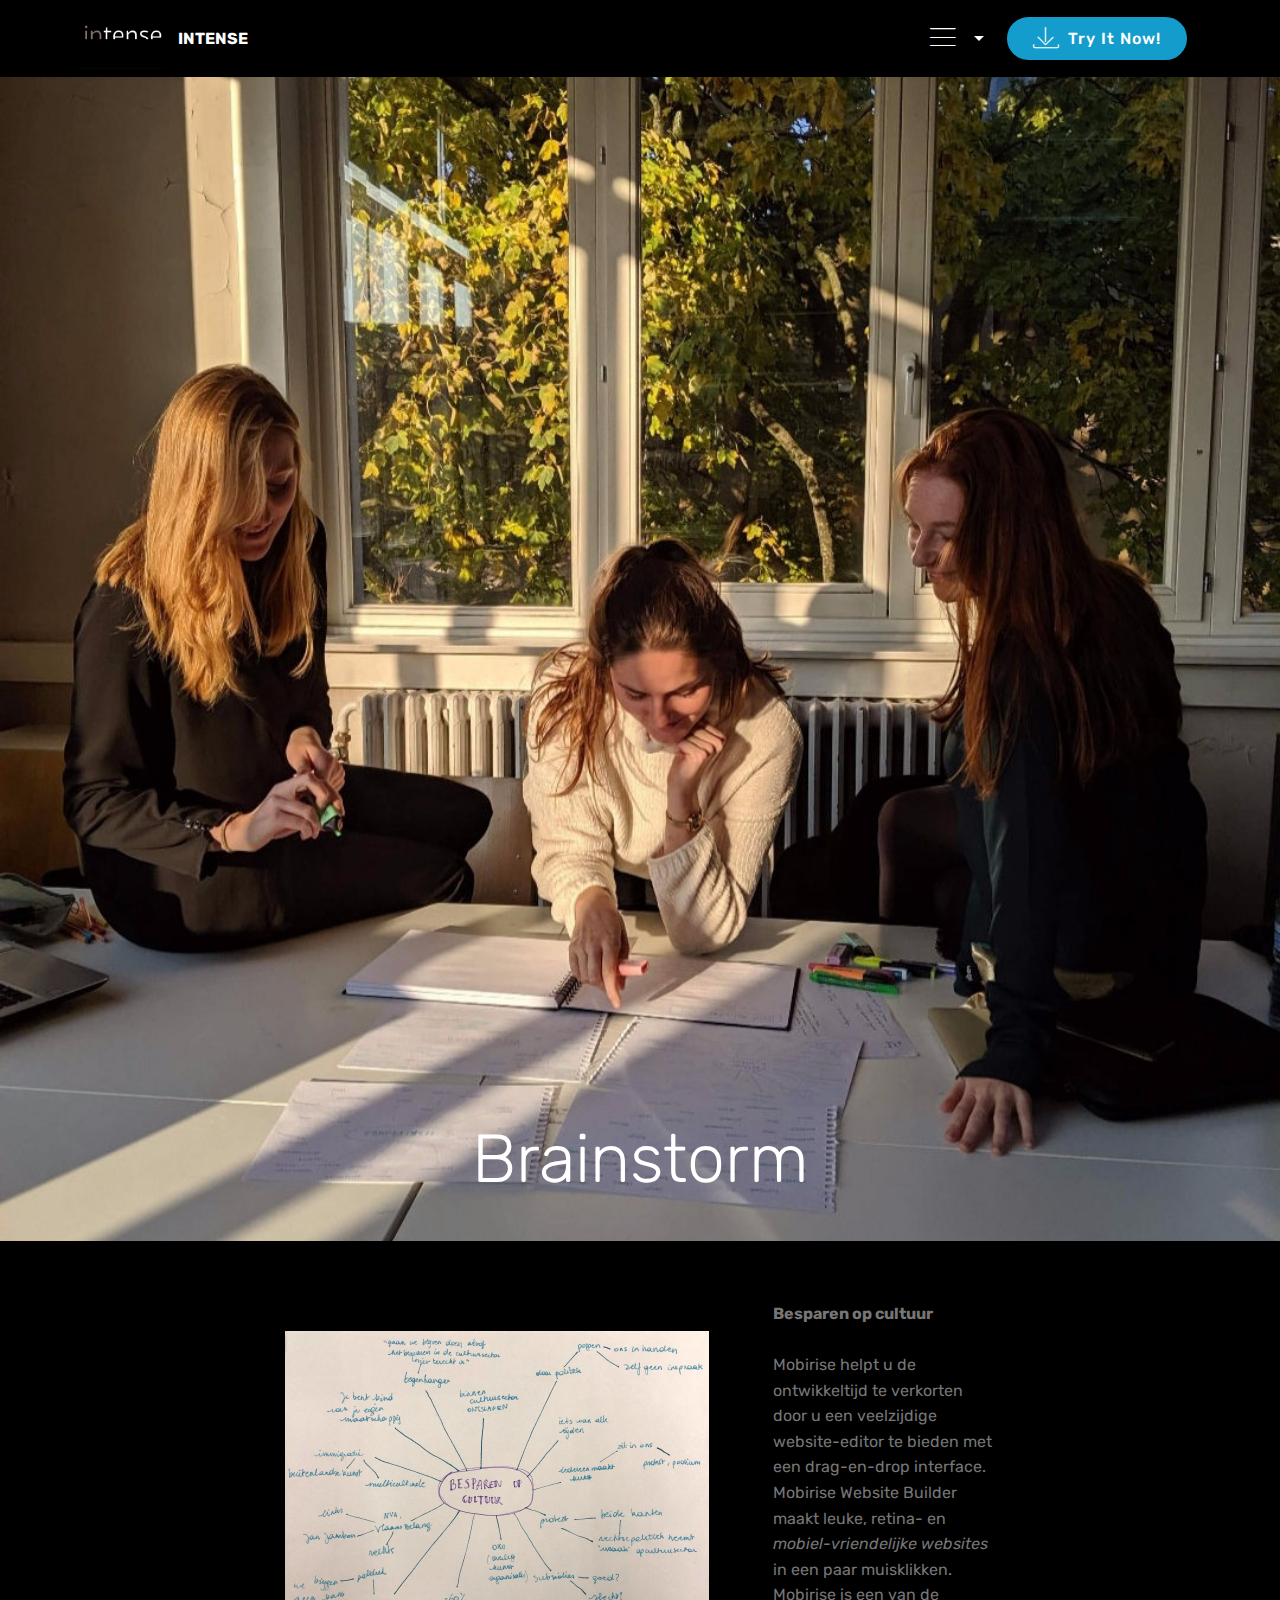
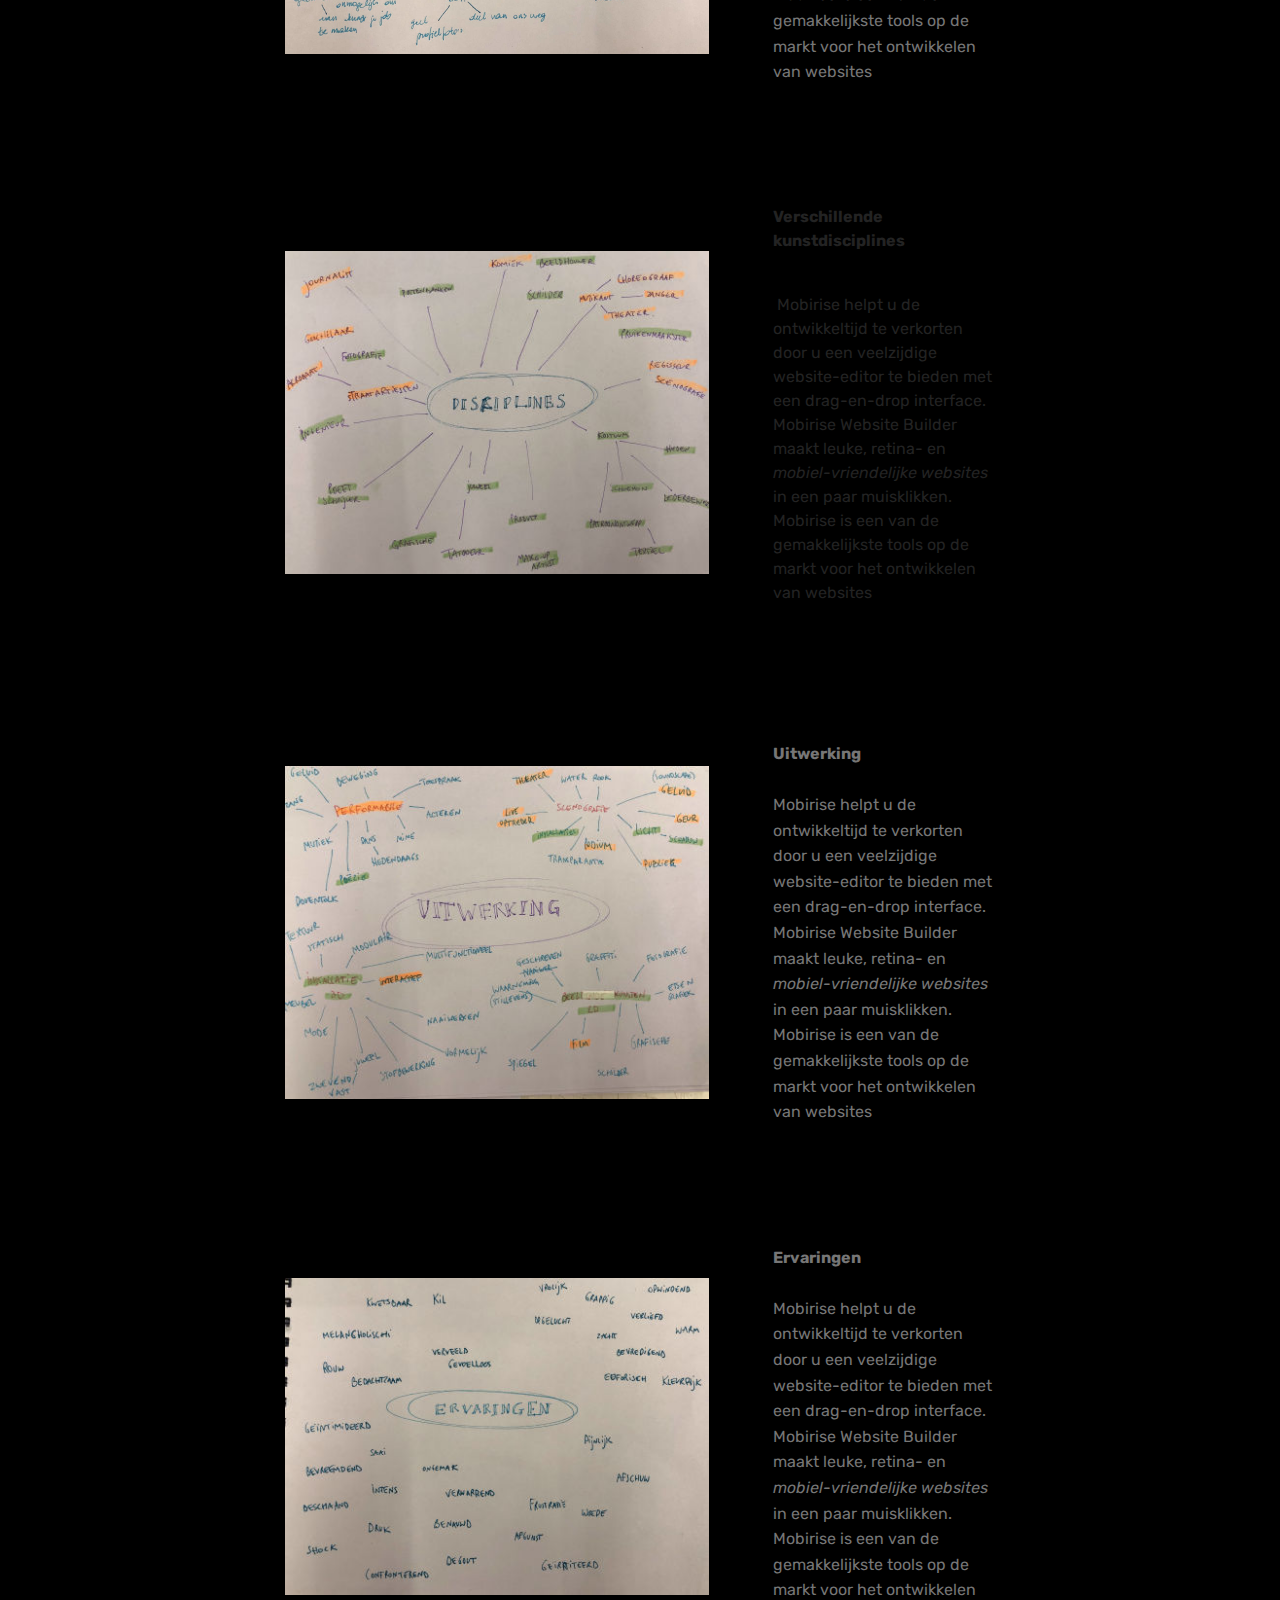
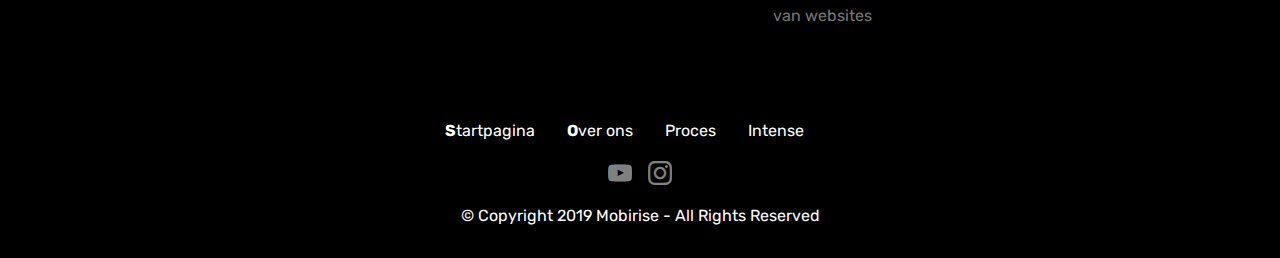
<file: page7.html>
<!DOCTYPE html>
<html  >
<head>
  <!-- Site made with Mobirise Website Builder v4.11.6, https://mobirise.com -->
  <meta charset="UTF-8">
  <meta http-equiv="X-UA-Compatible" content="IE=edge">
  <meta name="generator" content="Mobirise v4.11.6, mobirise.com">
  <meta name="viewport" content="width=device-width, initial-scale=1, minimum-scale=1">
  <link rel="shortcut icon" href="assets/images/m10-logo-intense.2-122x87.png" type="image/x-icon">
  <meta name="description" content="Web Site Builder Description">
  
  <title>brainstorm</title>
  <link rel="stylesheet" href="assets/web/assets/mobirise-icons/mobirise-icons.css">
  <link rel="stylesheet" href="assets/bootstrap/css/bootstrap.min.css">
  <link rel="stylesheet" href="assets/bootstrap/css/bootstrap-grid.min.css">
  <link rel="stylesheet" href="assets/bootstrap/css/bootstrap-reboot.min.css">
  <link rel="stylesheet" href="assets/tether/tether.min.css">
  <link rel="stylesheet" href="assets/dropdown/css/style.css">
  <link rel="stylesheet" href="assets/socicon/css/styles.css">
  <link rel="stylesheet" href="assets/theme/css/style.css">
  <link rel="preload" as="style" href="assets/mobirise/css/mbr-additional.css"><link rel="stylesheet" href="assets/mobirise/css/mbr-additional.css" type="text/css">
  
  
  
</head>
<body>
  <section class="menu cid-rKrNBlcdyi" once="menu" id="menu1-2g">

    

    <nav class="navbar navbar-expand beta-menu navbar-dropdown align-items-center navbar-fixed-top navbar-toggleable-sm">
        <button class="navbar-toggler navbar-toggler-right" type="button" data-toggle="collapse" data-target="#navbarSupportedContent" aria-controls="navbarSupportedContent" aria-expanded="false" aria-label="Toggle navigation">
            <div class="hamburger">
                <span></span>
                <span></span>
                <span></span>
                <span></span>
            </div>
        </button>
        <div class="menu-logo">
            <div class="navbar-brand">
                <span class="navbar-logo">
                    <a href="https://mobirise.com">
                         <img src="assets/images/m10-logo-intense.2-122x87.png" alt="Mobirise" title="" style="height: 3.8rem;">
                    </a>
                </span>
                <span class="navbar-caption-wrap"><a class="navbar-caption text-white display-4" href="https://mobirise.com">INTENSE</a></span>
            </div>
        </div>
        <div class="collapse navbar-collapse" id="navbarSupportedContent">
            <ul class="navbar-nav nav-dropdown" data-app-modern-menu="true"><li class="nav-item">
                    <a class="nav-link link text-white display-4" href="https://mobirise.com">
                        </a>
                </li>
                <li class="nav-item dropdown">
                    <a class="nav-link link text-white dropdown-toggle display-4" href="https://mobirise.com" data-toggle="dropdown-submenu" aria-expanded="false"><span class="mbri-menu mbr-iconfont mbr-iconfont-btn"></span>&nbsp;</a><div class="dropdown-menu"><a class="text-white dropdown-item display-4" href="index.html">Startpagina</a><a class="text-white dropdown-item display-4" href="page2.html">Over ons</a><a class="text-white dropdown-item display-4" href="page1.html">Proces</a><a class="text-white dropdown-item display-4" href="page3.html" aria-expanded="false">Intense</a></div>
                </li></ul>
            <div class="navbar-buttons mbr-section-btn">
                <a class="btn btn-sm btn-primary display-4" href="https://mobirise.com">
                    <span class="mbri-save mbr-iconfont mbr-iconfont-btn "></span>
                    Try It Now!
                </a>
            </div>
        </div>
    </nav>
</section>

<section class="engine"><a href="https://mobirise.info/l">free web templates</a></section><section class="cid-rKsqTWAheS" id="image2-2j">

    

    <figure class="mbr-figure">
        <div class="image-block" style="width: 100%;">
            <img src="assets/images/20191120-1745071-1080x1394.jpeg" alt="Mobirise" title="">
            <figcaption class="mbr-figure-caption mbr-figure-caption-over">
                <div class="pb-5 px-3 mbr-white align-center mbr-fonts-style display-1">
                    Brainstorm</div>
            </figcaption>
        </div>
    </figure>
</section>

<section class="mbr-section content6 cid-rKsr1xCa5t" id="content6-2l">
    
     
    
    <div class="container">
        <div class="media-container-row">
            <div class="col-12 col-md-8">
                <div class="media-container-row">
                    <div class="mbr-figure" style="width: 200%;">
                      <img src="assets/images/img-1835-848x646.jpg" alt="Mobirise" title="">  
                    </div>
                    <div class="media-content">
                        <div class="mbr-section-text">
                            <p class="mbr-text mb-0 mbr-fonts-style display-7"><strong>Besparen op cultuur</strong><br><strong><br></strong>Mobirise helpt u de ontwikkeltijd te verkorten door u een veelzijdige website-editor te bieden met een drag-en-drop interface. Mobirise Website Builder maakt leuke, retina- en <em>mobiel-vriendelijke websites</em> in een paar muisklikken. Mobirise is een van de gemakkelijkste tools  op de markt voor het ontwikkelen van websites
                            </p>
                        </div>
                    </div>
                </div>
            </div>
        </div>
    </div>
</section>

<section class="mbr-section content6 cid-rKst6nOwtb" id="content6-2n">
    
     
    
    <div class="container">
        <div class="media-container-row">
            <div class="col-12 col-md-8">
                <div class="media-container-row">
                    <div class="mbr-figure" style="width: 200%;">
                      <img src="assets/images/img-1836-436x332.jpg" alt="Mobirise" title="">  
                    </div>
                    <div class="media-content">
                        <div class="mbr-section-text">
                            <p class="mbr-text mb-0 mbr-fonts-style display-7"></p><p>
                               <strong>Verschillende kunstdisciplines</strong>&nbsp;&nbsp;&nbsp;&nbsp;</p><br><p>&nbsp;Mobirise helpt u de ontwikkeltijd te verkorten door u een veelzijdige website-editor te bieden met een drag-en-drop interface. Mobirise Website Builder maakt leuke, retina- en <em>mobiel-vriendelijke websites</em> in een paar muisklikken. Mobirise is een van de gemakkelijkste tools  op de markt voor het ontwikkelen van websites
                            </p><p></p>
                        </div>
                    </div>
                </div>
            </div>
        </div>
    </div>
</section>

<section class="mbr-section content6 cid-rKst8EJ7r6" id="content6-2o">
    
     
    
    <div class="container">
        <div class="media-container-row">
            <div class="col-12 col-md-8">
                <div class="media-container-row">
                    <div class="mbr-figure" style="width: 200%;">
                      <img src="assets/images/img-1837-436x342.jpg" alt="Mobirise" title="">  
                    </div>
                    <div class="media-content">
                        <div class="mbr-section-text">
                            <p class="mbr-text mb-0 mbr-fonts-style display-7"><strong>Uitwerking</strong><br><strong><br></strong>Mobirise helpt u de ontwikkeltijd te verkorten door u een veelzijdige website-editor te bieden met een drag-en-drop interface. Mobirise Website Builder maakt leuke, retina- en <em>mobiel-vriendelijke websites</em> in een paar muisklikken. Mobirise is een van de gemakkelijkste tools  op de markt voor het ontwikkelen van websites
                            </p>
                        </div>
                    </div>
                </div>
            </div>
        </div>
    </div>
</section>

<section class="mbr-section content6 cid-rKst9aoR6a" id="content6-2p">
    
     
    
    <div class="container">
        <div class="media-container-row">
            <div class="col-12 col-md-8">
                <div class="media-container-row">
                    <div class="mbr-figure" style="width: 200%;">
                      <img src="assets/images/img-1838-436x326.jpg" alt="Mobirise" title="">  
                    </div>
                    <div class="media-content">
                        <div class="mbr-section-text">
                            <p class="mbr-text mb-0 mbr-fonts-style display-7"><strong>Ervaringen</strong><br><strong><br></strong>Mobirise helpt u de ontwikkeltijd te verkorten door u een veelzijdige website-editor te bieden met een drag-en-drop interface. Mobirise Website Builder maakt leuke, retina- en <em>mobiel-vriendelijke websites</em> in een paar muisklikken. Mobirise is een van de gemakkelijkste tools  op de markt voor het ontwikkelen van websites
                            </p>
                        </div>
                    </div>
                </div>
            </div>
        </div>
    </div>
</section>

<section once="footers" class="cid-rJcr6hrGQt" id="footer7-2h">

    

    

    <div class="container">
        <div class="media-container-row align-center mbr-white">
            <div class="row row-links">
                <ul class="foot-menu">
                    
                    
                    
                    
                    
                <li class="foot-menu-item mbr-fonts-style display-7">
                        <a class="text-white mbr-bold" href="#" target="_blank">S</a>tartpagina
                    </li><li class="foot-menu-item mbr-fonts-style display-7">
                        <a class="text-white mbr-bold" href="#" target="_blank">O</a>ver ons
                    </li><li class="foot-menu-item mbr-fonts-style display-7">Proces</li><li class="foot-menu-item mbr-fonts-style display-7">Intense</li><li class="foot-menu-item mbr-fonts-style display-7"></li></ul>
            </div>
            <div class="row social-row">
                <div class="social-list align-right pb-2">
                    
                    
                    
                    
                    
                    
                <div class="soc-item">
                        <a href="https://twitter.com/mobirise" target="_blank">
                            <span class="mbr-iconfont mbr-iconfont-social socicon-twitter socicon" style="color: rgb(0, 0, 0); fill: rgb(0, 0, 0);"></span>
                        </a>
                    </div><div class="soc-item">
                        <a href="https://www.facebook.com/pages/Mobirise/1616226671953247" target="_blank">
                            <span class="mbr-iconfont mbr-iconfont-social socicon-facebook socicon" style="color: rgb(0, 0, 0); fill: rgb(0, 0, 0);"></span>
                        </a>
                    </div><div class="soc-item">
                        <a href="https://www.youtube.com/c/mobirise" target="_blank">
                            <span class="socicon-youtube socicon mbr-iconfont mbr-iconfont-social"></span>
                        </a>
                    </div><div class="soc-item">
                        <a href="https://instagram.com/mobirise" target="_blank">
                            <span class="socicon-instagram socicon mbr-iconfont mbr-iconfont-social"></span>
                        </a>
                    </div><div class="soc-item">
                        <a href="https://plus.google.com/u/0/+Mobirise" target="_blank">
                            <span class="mbr-iconfont mbr-iconfont-social socicon-vimeo socicon" style="color: rgb(0, 0, 0); fill: rgb(0, 0, 0);"></span>
                        </a>
                    </div><div class="soc-item">
                        <a href="https://www.behance.net/Mobirise" target="_blank">
                            <span class="mbr-iconfont mbr-iconfont-social socicon-behance socicon" style="color: rgb(0, 0, 0); fill: rgb(0, 0, 0);"></span>
                        </a>
                    </div></div>
            </div>
            <div class="row row-copirayt">
                <p class="mbr-text mb-0 mbr-fonts-style mbr-white align-center display-7">
                    © Copyright 2019 Mobirise - All Rights Reserved
                </p>
            </div>
        </div>
    </div>
</section>


  <script src="assets/web/assets/jquery/jquery.min.js"></script>
  <script src="assets/popper/popper.min.js"></script>
  <script src="assets/bootstrap/js/bootstrap.min.js"></script>
  <script src="assets/tether/tether.min.js"></script>
  <script src="assets/smoothscroll/smooth-scroll.js"></script>
  <script src="assets/dropdown/js/nav-dropdown.js"></script>
  <script src="assets/dropdown/js/navbar-dropdown.js"></script>
  <script src="assets/touchswipe/jquery.touch-swipe.min.js"></script>
  <script src="assets/theme/js/script.js"></script>
  
  
</body>
</html>
</file>
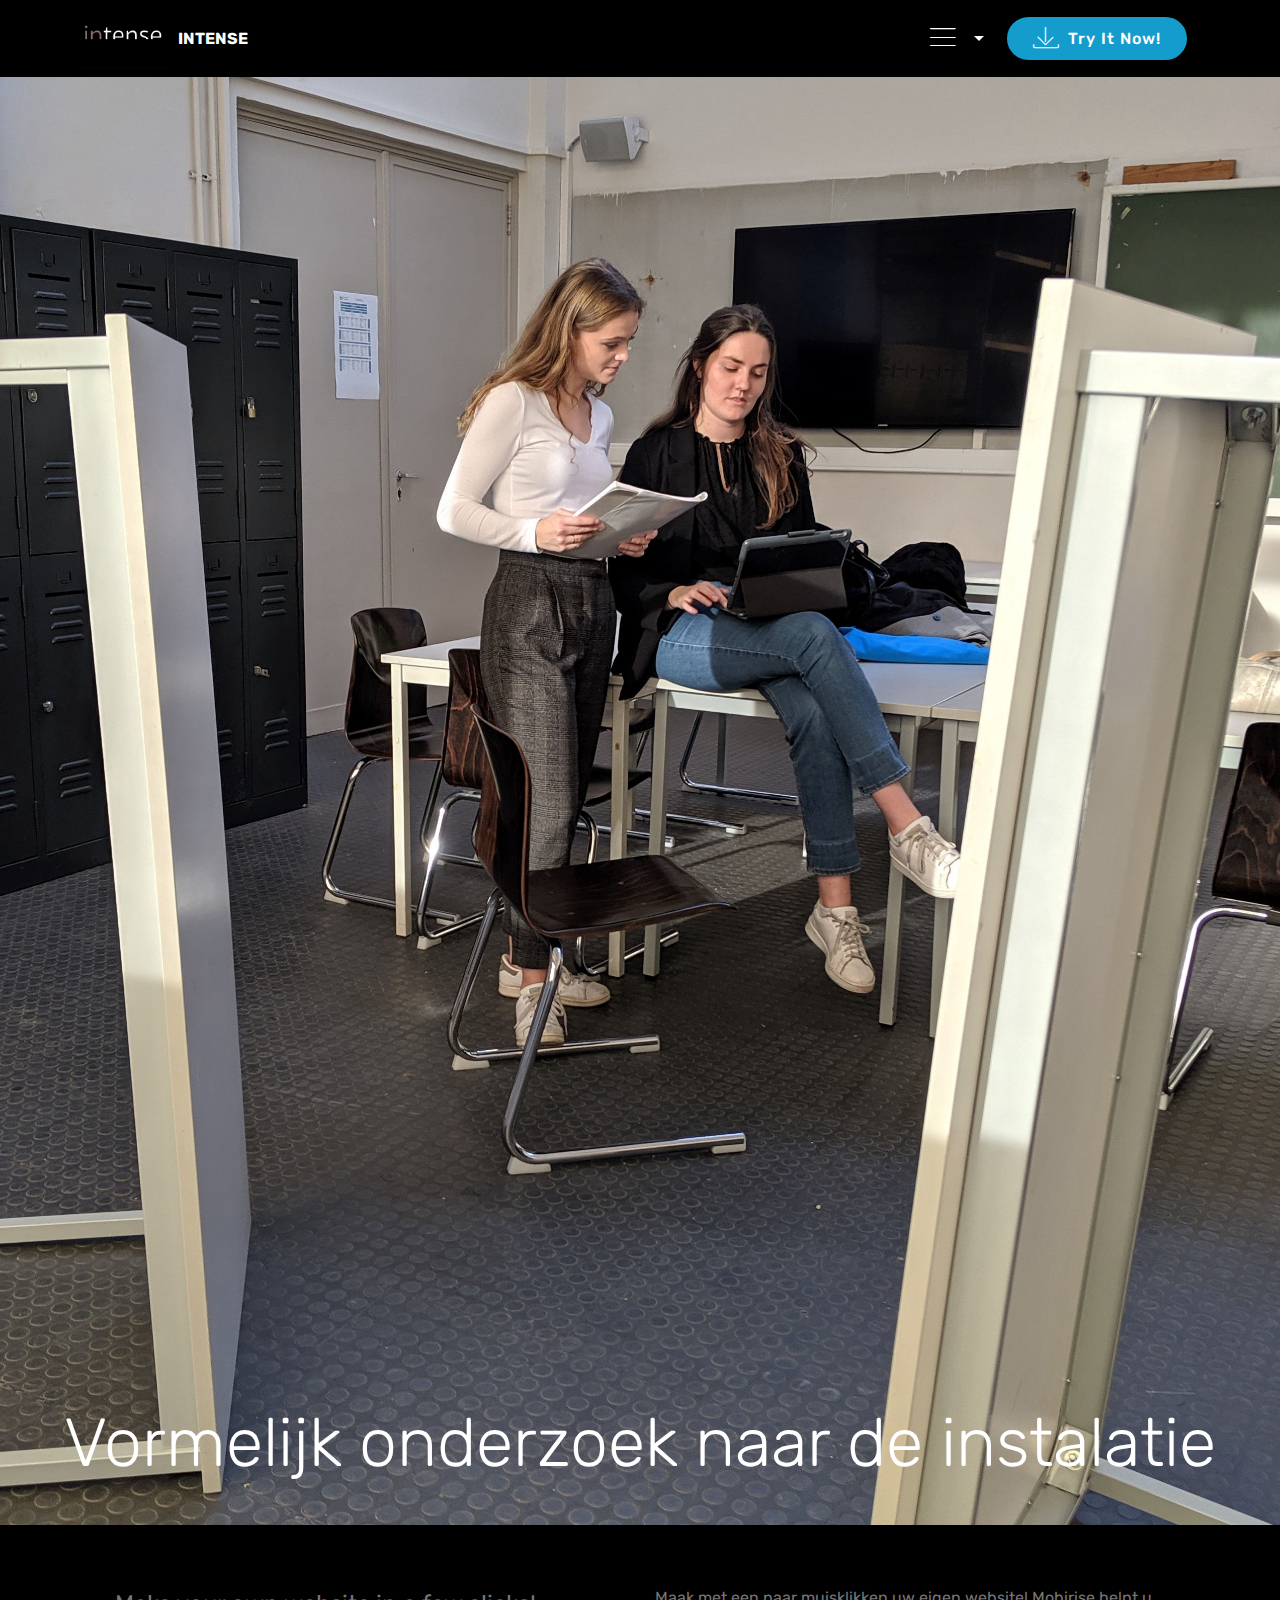
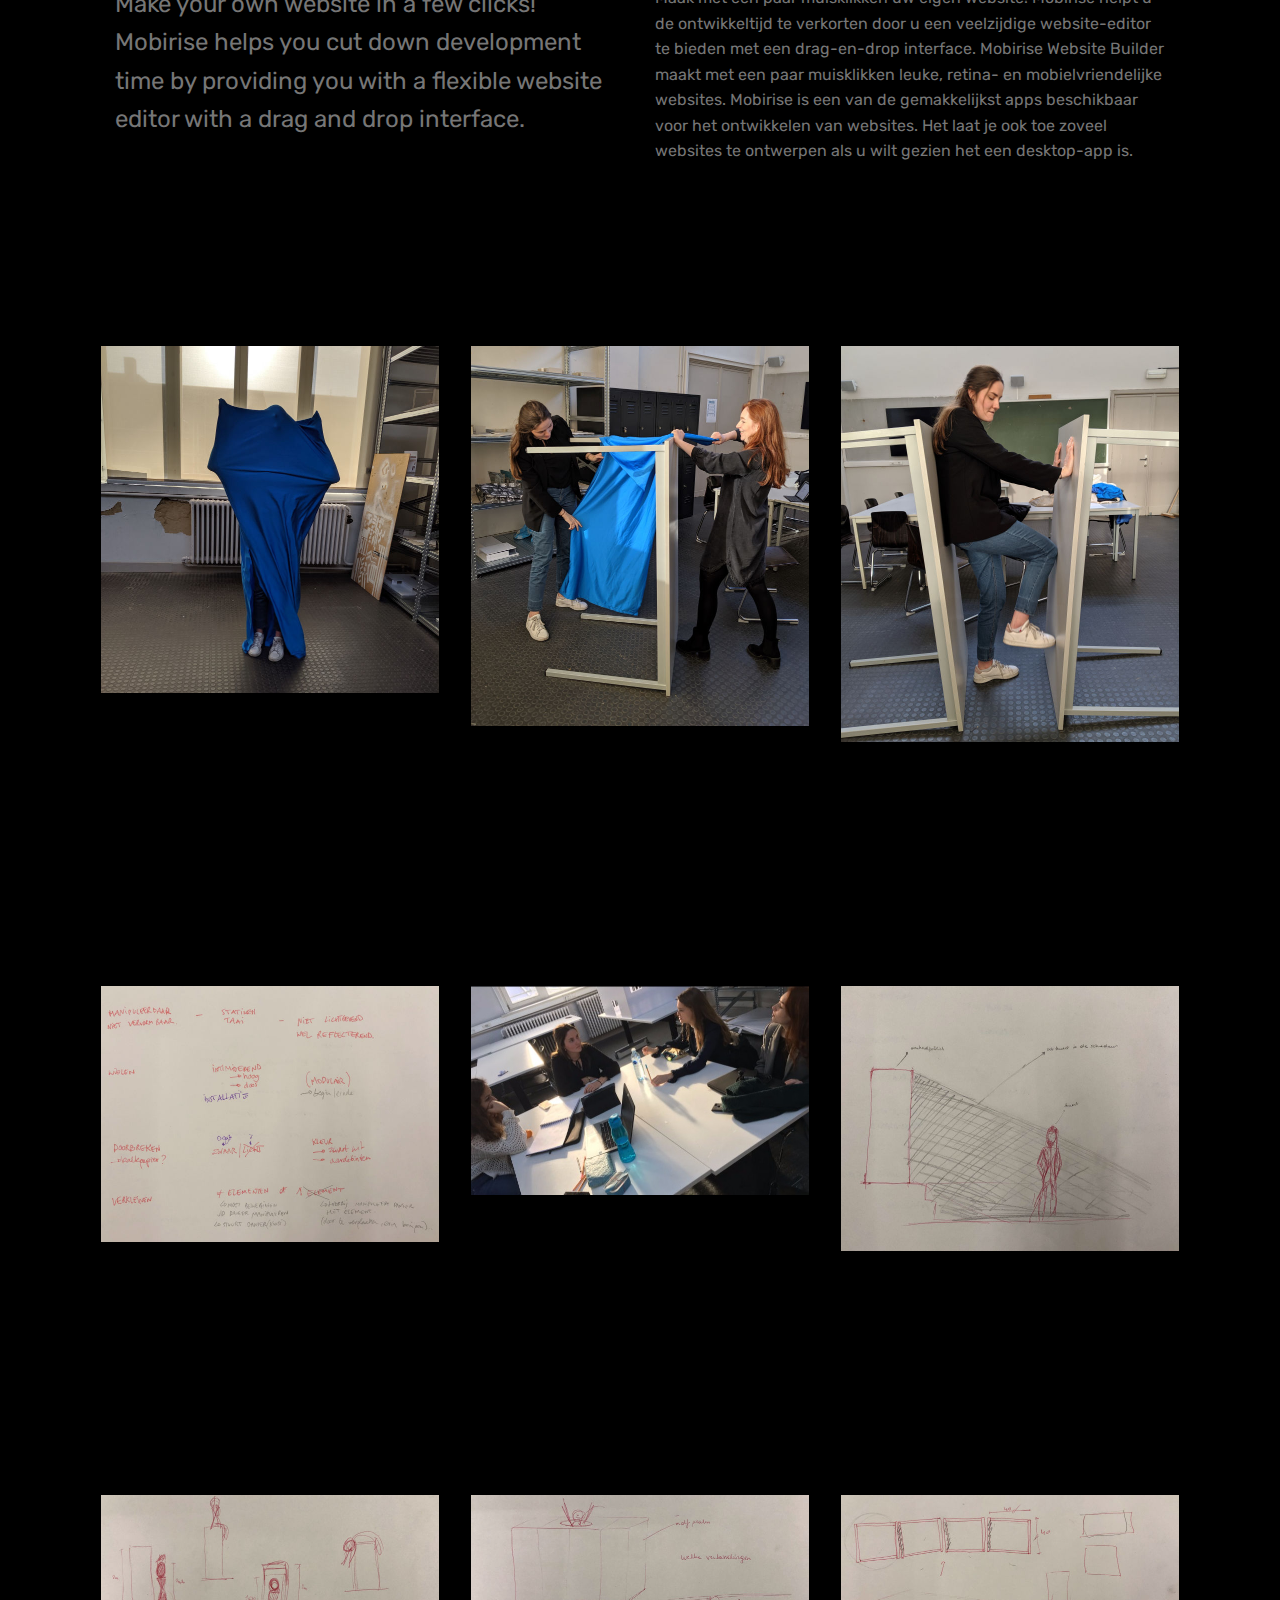
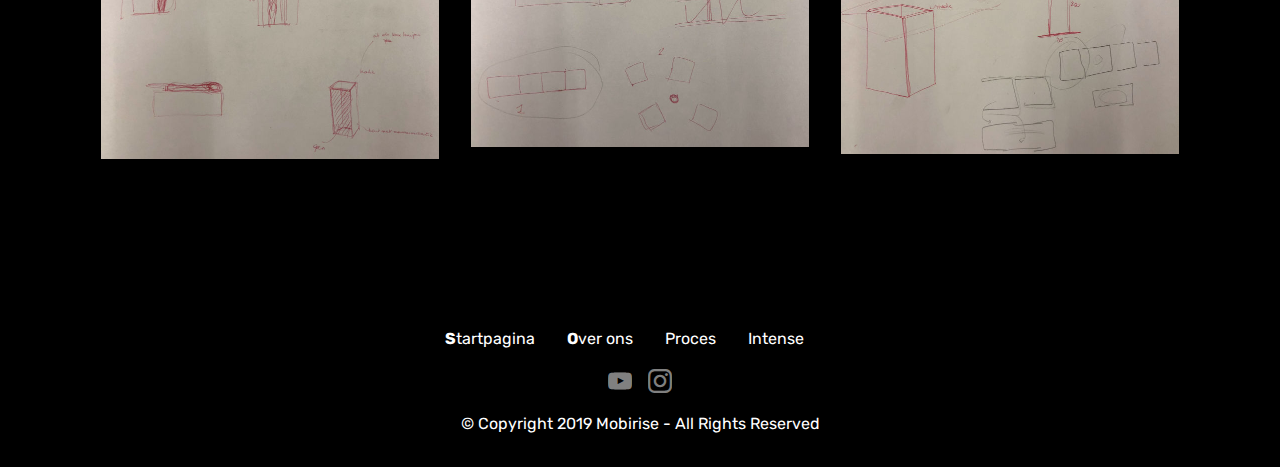
<file: page8.html>
<!DOCTYPE html>
<html  >
<head>
  <!-- Site made with Mobirise Website Builder v4.11.6, https://mobirise.com -->
  <meta charset="UTF-8">
  <meta http-equiv="X-UA-Compatible" content="IE=edge">
  <meta name="generator" content="Mobirise v4.11.6, mobirise.com">
  <meta name="viewport" content="width=device-width, initial-scale=1, minimum-scale=1">
  <link rel="shortcut icon" href="assets/images/m10-logo-intense.2-122x87.png" type="image/x-icon">
  <meta name="description" content="Website Builder Description">
  
  <title>vormelijk onderzoek</title>
  <link rel="stylesheet" href="assets/web/assets/mobirise-icons/mobirise-icons.css">
  <link rel="stylesheet" href="assets/bootstrap/css/bootstrap.min.css">
  <link rel="stylesheet" href="assets/bootstrap/css/bootstrap-grid.min.css">
  <link rel="stylesheet" href="assets/bootstrap/css/bootstrap-reboot.min.css">
  <link rel="stylesheet" href="assets/tether/tether.min.css">
  <link rel="stylesheet" href="assets/dropdown/css/style.css">
  <link rel="stylesheet" href="assets/socicon/css/styles.css">
  <link rel="stylesheet" href="assets/theme/css/style.css">
  <link rel="preload" as="style" href="assets/mobirise/css/mbr-additional.css"><link rel="stylesheet" href="assets/mobirise/css/mbr-additional.css" type="text/css">
  
  
  
</head>
<body>
  <section class="menu cid-rKrNBlcdyi" once="menu" id="menu1-2q">

    

    <nav class="navbar navbar-expand beta-menu navbar-dropdown align-items-center navbar-fixed-top navbar-toggleable-sm">
        <button class="navbar-toggler navbar-toggler-right" type="button" data-toggle="collapse" data-target="#navbarSupportedContent" aria-controls="navbarSupportedContent" aria-expanded="false" aria-label="Toggle navigation">
            <div class="hamburger">
                <span></span>
                <span></span>
                <span></span>
                <span></span>
            </div>
        </button>
        <div class="menu-logo">
            <div class="navbar-brand">
                <span class="navbar-logo">
                    <a href="https://mobirise.com">
                         <img src="assets/images/m10-logo-intense.2-122x87.png" alt="Mobirise" title="" style="height: 3.8rem;">
                    </a>
                </span>
                <span class="navbar-caption-wrap"><a class="navbar-caption text-white display-4" href="https://mobirise.com">INTENSE</a></span>
            </div>
        </div>
        <div class="collapse navbar-collapse" id="navbarSupportedContent">
            <ul class="navbar-nav nav-dropdown" data-app-modern-menu="true"><li class="nav-item">
                    <a class="nav-link link text-white display-4" href="https://mobirise.com">
                        </a>
                </li>
                <li class="nav-item dropdown">
                    <a class="nav-link link text-white dropdown-toggle display-4" href="https://mobirise.com" data-toggle="dropdown-submenu" aria-expanded="false"><span class="mbri-menu mbr-iconfont mbr-iconfont-btn"></span>&nbsp;</a><div class="dropdown-menu"><a class="text-white dropdown-item display-4" href="index.html">Startpagina</a><a class="text-white dropdown-item display-4" href="page2.html">Over ons</a><a class="text-white dropdown-item display-4" href="page1.html">Proces</a><a class="text-white dropdown-item display-4" href="page3.html" aria-expanded="false">Intense</a></div>
                </li></ul>
            <div class="navbar-buttons mbr-section-btn">
                <a class="btn btn-sm btn-primary display-4" href="https://mobirise.com">
                    <span class="mbri-save mbr-iconfont mbr-iconfont-btn "></span>
                    Try It Now!
                </a>
            </div>
        </div>
    </nav>
</section>

<section class="engine"><a href="https://mobirise.info/f">simple site creator</a></section><section class="cid-rKsvg0tXAP" id="image2-2s">

    

    <figure class="mbr-figure">
        <div class="image-block" style="width: 100%;">
            <img src="assets/images/img-20191129-140023.2-2545x3032.jpg" alt="Mobirise" title="">
            <figcaption class="mbr-figure-caption mbr-figure-caption-over">
                <div class="pb-5 px-3 mbr-white align-center mbr-fonts-style display-1">Vormelijk onderzoek naar de instalatie</div>
            </figcaption>
        </div>
    </figure>
</section>

<section class="mbr-section article content3 cid-rKswoYRBRc" id="content3-2t">
      
     

    <div class="container">
        <div class="media-container-row">
            <div class="row col-12 col-md-12">
                <div class="col-12 mbr-text mbr-fonts-style col-md-6 display-5">
                     <p>Make your own website in a few clicks! Mobirise helps you cut down development time by providing you with a flexible website editor with a drag and drop interface.</p>
                </div>
                <div class="col-12 mbr-text mbr-fonts-style display-7 col-md-6">
                     <p>Maak met een paar muisklikken uw eigen website! Mobirise helpt u de ontwikkeltijd te verkorten door u een veelzijdige website-editor te bieden met een drag-en-drop interface. Mobirise Website Builder maakt met een paar muisklikken leuke, retina- en mobielvriendelijke websites. Mobirise is een van de gemakkelijkst apps beschikbaar voor het ontwikkelen van websites. Het laat je ook toe zoveel websites te ontwerpen als u wilt gezien het een desktop-app is.</p>
                </div>
                
            </div>
        </div>
    </div>
</section>

<section class="features2 cid-rKsws0ZUMB" id="features2-2u">

    

    
    
    <div class="container">
        <div class="media-container-row">
            <div class="card p-3 col-12 col-md-6 col-lg-4">
                <div class="card-wrapper">
                    <div class="card-img">
                        <img src="assets/images/img-20191129-132708.2-676x693.jpg" alt="Mobirise" title="">
                    </div>
                    <div class="card-box">
                        
                        
                    </div>
                </div>
            </div>

            <div class="card p-3 col-12 col-md-6 col-lg-4">
                <div class="card-wrapper">
                    <div class="card-img">
                        <img src="assets/images/img-20191129-140110.2-676x759.jpg" alt="Mobirise" title="">
                    </div>
                    <div class="card-box ">
                        
                        
                    </div>
                </div>
            </div>

            <div class="card p-3 col-12 col-md-6 col-lg-4">
                <div class="card-wrapper">
                    <div class="card-img">
                        <img src="assets/images/img-20191129-135412.2-676x792.jpg" alt="Mobirise" title="">
                    </div>
                    <div class="card-box">
                        
                        
                    </div>
                </div>
            </div>

            
        </div>
    </div>
</section>

<section class="features2 cid-rKswttCA5i" id="features2-2v">

    

    
    
    <div class="container">
        <div class="media-container-row">
            <div class="card p-3 col-12 col-md-6 col-lg-4">
                <div class="card-wrapper">
                    <div class="card-img">
                        <img src="assets/images/img-1839-676x512.jpg" alt="Mobirise" title="">
                    </div>
                    <div class="card-box">
                        
                        
                    </div>
                </div>
            </div>

            <div class="card p-3 col-12 col-md-6 col-lg-4">
                <div class="card-wrapper">
                    <div class="card-img">
                        <img src="assets/images/img-907-676x507.jpeg" alt="Mobirise" title="">
                    </div>
                    <div class="card-box ">
                        
                        
                    </div>
                </div>
            </div>

            <div class="card p-3 col-12 col-md-6 col-lg-4">
                <div class="card-wrapper">
                    <div class="card-img">
                        <img src="assets/images/img-1840-676x530.jpg" alt="Mobirise" title="">
                    </div>
                    <div class="card-box">
                        
                        
                    </div>
                </div>
            </div>

            
        </div>
    </div>
</section>

<section class="features2 cid-rKswu6UrAA" id="features2-2w">

    

    
    
    <div class="container">
        <div class="media-container-row">
            <div class="card p-3 col-12 col-md-6 col-lg-4">
                <div class="card-wrapper">
                    <div class="card-img">
                        <img src="assets/images/img-1841-676x528.jpg" alt="Mobirise" title="">
                    </div>
                    <div class="card-box">
                        
                        
                    </div>
                </div>
            </div>

            <div class="card p-3 col-12 col-md-6 col-lg-4">
                <div class="card-wrapper">
                    <div class="card-img">
                        <img src="assets/images/img-1842-676x503.jpg" alt="Mobirise" title="">
                    </div>
                    <div class="card-box ">
                        
                        
                    </div>
                </div>
            </div>

            <div class="card p-3 col-12 col-md-6 col-lg-4">
                <div class="card-wrapper">
                    <div class="card-img">
                        <img src="assets/images/img-1844-676x517.jpg" alt="Mobirise" title="">
                    </div>
                    <div class="card-box">
                        
                        
                    </div>
                </div>
            </div>

            
        </div>
    </div>
</section>

<section once="footers" class="cid-rJcr6hrGQt" id="footer7-2r">

    

    

    <div class="container">
        <div class="media-container-row align-center mbr-white">
            <div class="row row-links">
                <ul class="foot-menu">
                    
                    
                    
                    
                    
                <li class="foot-menu-item mbr-fonts-style display-7">
                        <a class="text-white mbr-bold" href="#" target="_blank">S</a>tartpagina
                    </li><li class="foot-menu-item mbr-fonts-style display-7">
                        <a class="text-white mbr-bold" href="#" target="_blank">O</a>ver ons
                    </li><li class="foot-menu-item mbr-fonts-style display-7">Proces</li><li class="foot-menu-item mbr-fonts-style display-7">Intense</li><li class="foot-menu-item mbr-fonts-style display-7"></li></ul>
            </div>
            <div class="row social-row">
                <div class="social-list align-right pb-2">
                    
                    
                    
                    
                    
                    
                <div class="soc-item">
                        <a href="https://twitter.com/mobirise" target="_blank">
                            <span class="mbr-iconfont mbr-iconfont-social socicon-twitter socicon" style="color: rgb(0, 0, 0); fill: rgb(0, 0, 0);"></span>
                        </a>
                    </div><div class="soc-item">
                        <a href="https://www.facebook.com/pages/Mobirise/1616226671953247" target="_blank">
                            <span class="mbr-iconfont mbr-iconfont-social socicon-facebook socicon" style="color: rgb(0, 0, 0); fill: rgb(0, 0, 0);"></span>
                        </a>
                    </div><div class="soc-item">
                        <a href="https://www.youtube.com/c/mobirise" target="_blank">
                            <span class="socicon-youtube socicon mbr-iconfont mbr-iconfont-social"></span>
                        </a>
                    </div><div class="soc-item">
                        <a href="https://instagram.com/mobirise" target="_blank">
                            <span class="socicon-instagram socicon mbr-iconfont mbr-iconfont-social"></span>
                        </a>
                    </div><div class="soc-item">
                        <a href="https://plus.google.com/u/0/+Mobirise" target="_blank">
                            <span class="mbr-iconfont mbr-iconfont-social socicon-vimeo socicon" style="color: rgb(0, 0, 0); fill: rgb(0, 0, 0);"></span>
                        </a>
                    </div><div class="soc-item">
                        <a href="https://www.behance.net/Mobirise" target="_blank">
                            <span class="mbr-iconfont mbr-iconfont-social socicon-behance socicon" style="color: rgb(0, 0, 0); fill: rgb(0, 0, 0);"></span>
                        </a>
                    </div></div>
            </div>
            <div class="row row-copirayt">
                <p class="mbr-text mb-0 mbr-fonts-style mbr-white align-center display-7">
                    © Copyright 2019 Mobirise - All Rights Reserved
                </p>
            </div>
        </div>
    </div>
</section>


  <script src="assets/web/assets/jquery/jquery.min.js"></script>
  <script src="assets/popper/popper.min.js"></script>
  <script src="assets/bootstrap/js/bootstrap.min.js"></script>
  <script src="assets/tether/tether.min.js"></script>
  <script src="assets/smoothscroll/smooth-scroll.js"></script>
  <script src="assets/dropdown/js/nav-dropdown.js"></script>
  <script src="assets/dropdown/js/navbar-dropdown.js"></script>
  <script src="assets/touchswipe/jquery.touch-swipe.min.js"></script>
  <script src="assets/theme/js/script.js"></script>
  
  
</body>
</html>
</file>
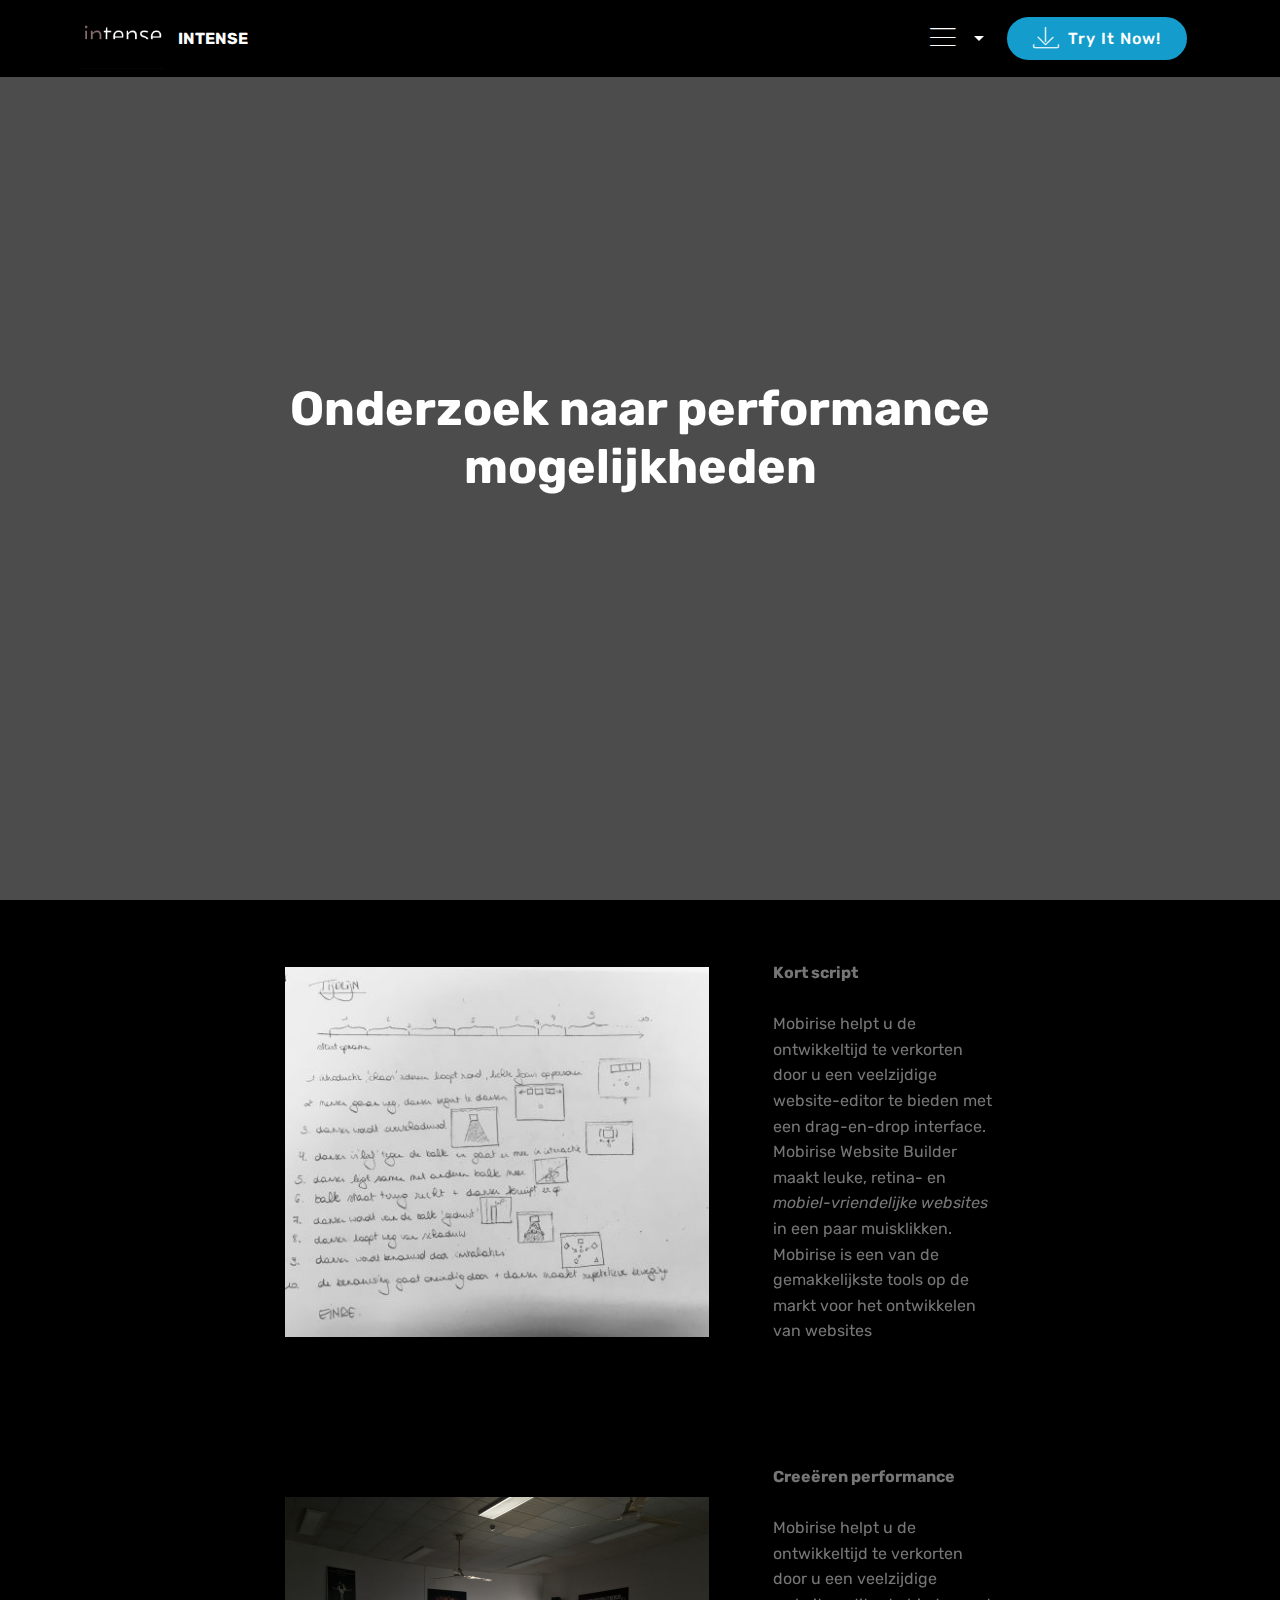
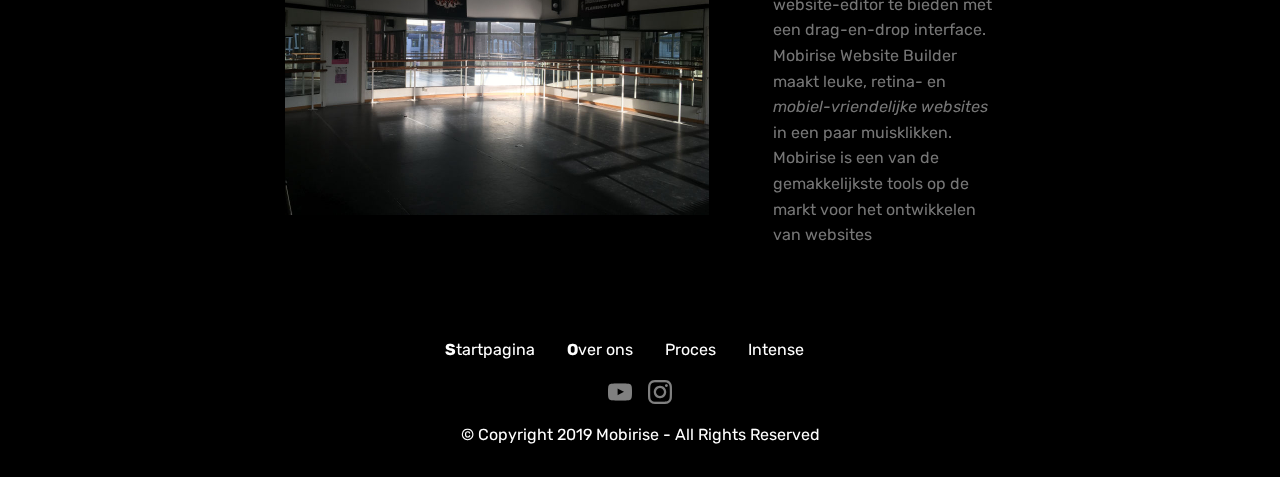
<file: page9.html>
<!DOCTYPE html>
<html  >
<head>
  <!-- Site made with Mobirise Website Builder v4.11.6, https://mobirise.com -->
  <meta charset="UTF-8">
  <meta http-equiv="X-UA-Compatible" content="IE=edge">
  <meta name="generator" content="Mobirise v4.11.6, mobirise.com">
  <meta name="viewport" content="width=device-width, initial-scale=1, minimum-scale=1">
  <link rel="shortcut icon" href="assets/images/m10-logo-intense.2-122x87.png" type="image/x-icon">
  <meta name="description" content="Website Builder Description">
  
  <title>onderzoek naar performance mogelijkheden</title>
  <link rel="stylesheet" href="assets/web/assets/mobirise-icons/mobirise-icons.css">
  <link rel="stylesheet" href="assets/bootstrap/css/bootstrap.min.css">
  <link rel="stylesheet" href="assets/bootstrap/css/bootstrap-grid.min.css">
  <link rel="stylesheet" href="assets/bootstrap/css/bootstrap-reboot.min.css">
  <link rel="stylesheet" href="assets/socicon/css/styles.css">
  <link rel="stylesheet" href="assets/tether/tether.min.css">
  <link rel="stylesheet" href="assets/dropdown/css/style.css">
  <link rel="stylesheet" href="assets/theme/css/style.css">
  <link rel="preload" as="style" href="assets/mobirise/css/mbr-additional.css"><link rel="stylesheet" href="assets/mobirise/css/mbr-additional.css" type="text/css">
  
  
  
</head>
<body>
  <section class="menu cid-rKtMZQBaJu" once="menu" id="menu1-34">

    

    <nav class="navbar navbar-expand beta-menu navbar-dropdown align-items-center navbar-fixed-top navbar-toggleable-sm">
        <button class="navbar-toggler navbar-toggler-right" type="button" data-toggle="collapse" data-target="#navbarSupportedContent" aria-controls="navbarSupportedContent" aria-expanded="false" aria-label="Toggle navigation">
            <div class="hamburger">
                <span></span>
                <span></span>
                <span></span>
                <span></span>
            </div>
        </button>
        <div class="menu-logo">
            <div class="navbar-brand">
                <span class="navbar-logo">
                    <a href="https://mobirise.com">
                         <img src="assets/images/m10-logo-intense.2-122x87.png" alt="Mobirise" title="" style="height: 3.8rem;">
                    </a>
                </span>
                <span class="navbar-caption-wrap"><a class="navbar-caption text-white display-4" href="https://mobirise.com">INTENSE</a></span>
            </div>
        </div>
        <div class="collapse navbar-collapse" id="navbarSupportedContent">
            <ul class="navbar-nav nav-dropdown" data-app-modern-menu="true"><li class="nav-item">
                    <a class="nav-link link text-white display-4" href="https://mobirise.com">
                        </a>
                </li>
                <li class="nav-item dropdown">
                    <a class="nav-link link text-white dropdown-toggle display-4" href="https://mobirise.com" data-toggle="dropdown-submenu" aria-expanded="false"><span class="mbri-menu mbr-iconfont mbr-iconfont-btn"></span>&nbsp;</a><div class="dropdown-menu"><a class="text-white dropdown-item display-4" href="index.html">Startpagina</a><a class="text-white dropdown-item display-4" href="page2.html">Over ons</a><a class="text-white dropdown-item display-4" href="page1.html">Proces</a><a class="text-white dropdown-item display-4" href="page3.html" aria-expanded="false">Intense</a></div>
                </li></ul>
            <div class="navbar-buttons mbr-section-btn">
                <a class="btn btn-sm btn-primary display-4" href="https://mobirise.com">
                    <span class="mbri-save mbr-iconfont mbr-iconfont-btn "></span>
                    Try It Now!
                </a>
            </div>
        </div>
    </nav>
</section>

<section class="engine"><a href="https://mobirise.info/l">free web templates</a></section><section class="header6 cid-rKtRUGzbFS mbr-fullscreen" data-bg-video="https://vimeo.com/378979175" id="header6-3e">

    

    <div class="mbr-overlay" style="opacity: 0.8; background-color: rgb(35, 35, 35);">
    </div>

    <div class="container">
        <div class="row justify-content-md-center">
            <div class="mbr-white col-md-10">
                <h1 class="mbr-section-title align-center mbr-bold pb-3 mbr-fonts-style display-2">Onderzoek naar performance mogelijkheden</h1>
                
                
            </div>
        </div>
    </div>

    
</section>

<section class="mbr-section content6 cid-rKtVkLAmkA" id="content6-3f">
    
     
    
    <div class="container">
        <div class="media-container-row">
            <div class="col-12 col-md-8">
                <div class="media-container-row">
                    <div class="mbr-figure" style="width: 200%;">
                      <img src="assets/images/img-8971-436x380.jpg" alt="Mobirise" title="">  
                    </div>
                    <div class="media-content">
                        <div class="mbr-section-text">
                            <p class="mbr-text mb-0 mbr-fonts-style display-7"><strong>Kort script</strong><br><strong><br></strong>Mobirise helpt u de ontwikkeltijd te verkorten door u een veelzijdige website-editor te bieden met een drag-en-drop interface. Mobirise Website Builder maakt leuke, retina- en <em>mobiel-vriendelijke websites</em> in een paar muisklikken. Mobirise is een van de gemakkelijkste tools  op de markt voor het ontwikkelen van websites
                            </p>
                        </div>
                    </div>
                </div>
            </div>
        </div>
    </div>
</section>

<section class="mbr-section content6 cid-rKtVlMkiHw" id="content6-3g">
    
     
    
    <div class="container">
        <div class="media-container-row">
            <div class="col-12 col-md-8">
                <div class="media-container-row">
                    <div class="mbr-figure" style="width: 200%;">
                      <img src="assets/images/img-9003-848x636.jpg" alt="Mobirise" title="">  
                    </div>
                    <div class="media-content">
                        <div class="mbr-section-text">
                            <p class="mbr-text mb-0 mbr-fonts-style display-7"><strong>Creeëren performance</strong><br><strong><br></strong>Mobirise helpt u de ontwikkeltijd te verkorten door u een veelzijdige website-editor te bieden met een drag-en-drop interface. Mobirise Website Builder maakt leuke, retina- en <em>mobiel-vriendelijke websites</em> in een paar muisklikken. Mobirise is een van de gemakkelijkste tools  op de markt voor het ontwikkelen van websites
                            </p>
                        </div>
                    </div>
                </div>
            </div>
        </div>
    </div>
</section>

<section once="footers" class="cid-rKtMZXkqvy" id="footer7-3a">

    

    

    <div class="container">
        <div class="media-container-row align-center mbr-white">
            <div class="row row-links">
                <ul class="foot-menu">
                    
                    
                    
                    
                    
                <li class="foot-menu-item mbr-fonts-style display-7">
                        <a class="text-white mbr-bold" href="#" target="_blank">S</a>tartpagina
                    </li><li class="foot-menu-item mbr-fonts-style display-7">
                        <a class="text-white mbr-bold" href="#" target="_blank">O</a>ver ons
                    </li><li class="foot-menu-item mbr-fonts-style display-7">Proces</li><li class="foot-menu-item mbr-fonts-style display-7">Intense</li><li class="foot-menu-item mbr-fonts-style display-7"></li></ul>
            </div>
            <div class="row social-row">
                <div class="social-list align-right pb-2">
                    
                    
                    
                    
                    
                    
                <div class="soc-item">
                        <a href="https://twitter.com/mobirise" target="_blank">
                            <span class="mbr-iconfont mbr-iconfont-social socicon-twitter socicon" style="color: rgb(0, 0, 0); fill: rgb(0, 0, 0);"></span>
                        </a>
                    </div><div class="soc-item">
                        <a href="https://www.facebook.com/pages/Mobirise/1616226671953247" target="_blank">
                            <span class="mbr-iconfont mbr-iconfont-social socicon-facebook socicon" style="color: rgb(0, 0, 0); fill: rgb(0, 0, 0);"></span>
                        </a>
                    </div><div class="soc-item">
                        <a href="https://www.youtube.com/c/mobirise" target="_blank">
                            <span class="socicon-youtube socicon mbr-iconfont mbr-iconfont-social"></span>
                        </a>
                    </div><div class="soc-item">
                        <a href="https://instagram.com/mobirise" target="_blank">
                            <span class="socicon-instagram socicon mbr-iconfont mbr-iconfont-social"></span>
                        </a>
                    </div><div class="soc-item">
                        <a href="https://plus.google.com/u/0/+Mobirise" target="_blank">
                            <span class="mbr-iconfont mbr-iconfont-social socicon-vimeo socicon" style="color: rgb(0, 0, 0); fill: rgb(0, 0, 0);"></span>
                        </a>
                    </div><div class="soc-item">
                        <a href="https://www.behance.net/Mobirise" target="_blank">
                            <span class="mbr-iconfont mbr-iconfont-social socicon-behance socicon" style="color: rgb(0, 0, 0); fill: rgb(0, 0, 0);"></span>
                        </a>
                    </div></div>
            </div>
            <div class="row row-copirayt">
                <p class="mbr-text mb-0 mbr-fonts-style mbr-white align-center display-7">
                    © Copyright 2019 Mobirise - All Rights Reserved
                </p>
            </div>
        </div>
    </div>
</section>


  <script src="assets/web/assets/jquery/jquery.min.js"></script>
  <script src="assets/popper/popper.min.js"></script>
  <script src="assets/bootstrap/js/bootstrap.min.js"></script>
  <script src="assets/smoothscroll/smooth-scroll.js"></script>
  <script src="assets/tether/tether.min.js"></script>
  <script src="assets/touchswipe/jquery.touch-swipe.min.js"></script>
  <script src="assets/ytplayer/jquery.mb.ytplayer.min.js"></script>
  <script src="assets/vimeoplayer/jquery.mb.vimeo_player.js"></script>
  <script src="assets/dropdown/js/nav-dropdown.js"></script>
  <script src="assets/dropdown/js/navbar-dropdown.js"></script>
  <script src="assets/theme/js/script.js"></script>
  
  
</body>
</html>
</file>
<file: assets/web/assets/mobirise-icons/mobirise-icons.css>
@font-face {
  font-family: 'MobiriseIcons';
  src:  url('mobirise-icons.eot?spat4u');
  src:  url('mobirise-icons.eot?spat4u#iefix') format('embedded-opentype'),
    url('mobirise-icons.ttf?spat4u') format('truetype'),
    url('mobirise-icons.woff?spat4u') format('woff'),
    url('mobirise-icons.svg?spat4u#MobiriseIcons') format('svg');
  font-weight: normal;
  font-style: normal;
  font-display: swap;
}

[class^="mbri-"], [class*=" mbri-"] {
  /* use !important to prevent issues with browser extensions that change fonts */
  font-family: MobiriseIcons !important;
  speak: none;
  font-style: normal;
  font-weight: normal;
  font-variant: normal;
  text-transform: none;
  line-height: 1;

  /* Better Font Rendering =========== */
  -webkit-font-smoothing: antialiased;
  -moz-osx-font-smoothing: grayscale;
}

.mbri-add-submenu:before {
  content: "\e900";
}
.mbri-alert:before {
  content: "\e901";
}
.mbri-align-center:before {
  content: "\e902";
}
.mbri-align-justify:before {
  content: "\e903";
}
.mbri-align-left:before {
  content: "\e904";
}
.mbri-align-right:before {
  content: "\e905";
}
.mbri-android:before {
  content: "\e906";
}
.mbri-apple:before {
  content: "\e907";
}
.mbri-arrow-down:before {
  content: "\e908";
}
.mbri-arrow-next:before {
  content: "\e909";
}
.mbri-arrow-prev:before {
  content: "\e90a";
}
.mbri-arrow-up:before {
  content: "\e90b";
}
.mbri-bold:before {
  content: "\e90c";
}
.mbri-bookmark:before {
  content: "\e90d";
}
.mbri-bootstrap:before {
  content: "\e90e";
}
.mbri-briefcase:before {
  content: "\e90f";
}
.mbri-browse:before {
  content: "\e910";
}
.mbri-bulleted-list:before {
  content: "\e911";
}
.mbri-calendar:before {
  content: "\e912";
}
.mbri-camera:before {
  content: "\e913";
}
.mbri-cart-add:before {
  content: "\e914";
}
.mbri-cart-full:before {
  content: "\e915";
}
.mbri-cash:before {
  content: "\e916";
}
.mbri-change-style:before {
  content: "\e917";
}
.mbri-chat:before {
  content: "\e918";
}
.mbri-clock:before {
  content: "\e919";
}
.mbri-close:before {
  content: "\e91a";
}
.mbri-cloud:before {
  content: "\e91b";
}
.mbri-code:before {
  content: "\e91c";
}
.mbri-contact-form:before {
  content: "\e91d";
}
.mbri-credit-card:before {
  content: "\e91e";
}
.mbri-cursor-click:before {
  content: "\e91f";
}
.mbri-cust-feedback:before {
  content: "\e920";
}
.mbri-database:before {
  content: "\e921";
}
.mbri-delivery:before {
  content: "\e922";
}
.mbri-desktop:before {
  content: "\e923";
}
.mbri-devices:before {
  content: "\e924";
}
.mbri-down:before {
  content: "\e925";
}
.mbri-download:before {
  content: "\e989";
}
.mbri-drag-n-drop:before {
  content: "\e927";
}
.mbri-drag-n-drop2:before {
  content: "\e928";
}
.mbri-edit:before {
  content: "\e929";
}
.mbri-edit2:before {
  content: "\e92a";
}
.mbri-error:before {
  content: "\e92b";
}
.mbri-extension:before {
  content: "\e92c";
}
.mbri-features:before {
  content: "\e92d";
}
.mbri-file:before {
  content: "\e92e";
}
.mbri-flag:before {
  content: "\e92f";
}
.mbri-folder:before {
  content: "\e930";
}
.mbri-gift:before {
  content: "\e931";
}
.mbri-github:before {
  content: "\e932";
}
.mbri-globe:before {
  content: "\e933";
}
.mbri-globe-2:before {
  content: "\e934";
}
.mbri-growing-chart:before {
  content: "\e935";
}
.mbri-hearth:before {
  content: "\e936";
}
.mbri-help:before {
  content: "\e937";
}
.mbri-home:before {
  content: "\e938";
}
.mbri-hot-cup:before {
  content: "\e939";
}
.mbri-idea:before {
  content: "\e93a";
}
.mbri-image-gallery:before {
  content: "\e93b";
}
.mbri-image-slider:before {
  content: "\e93c";
}
.mbri-info:before {
  content: "\e93d";
}
.mbri-italic:before {
  content: "\e93e";
}
.mbri-key:before {
  content: "\e93f";
}
.mbri-laptop:before {
  content: "\e940";
}
.mbri-layers:before {
  content: "\e941";
}
.mbri-left-right:before {
  content: "\e942";
}
.mbri-left:before {
  content: "\e943";
}
.mbri-letter:before {
  content: "\e944";
}
.mbri-like:before {
  content: "\e945";
}
.mbri-link:before {
  content: "\e946";
}
.mbri-lock:before {
  content: "\e947";
}
.mbri-login:before {
  content: "\e948";
}
.mbri-logout:before {
  content: "\e949";
}
.mbri-magic-stick:before {
  content: "\e94a";
}
.mbri-map-pin:before {
  content: "\e94b";
}
.mbri-menu:before {
  content: "\e94c";
}
.mbri-mobile:before {
  content: "\e94d";
}
.mbri-mobile2:before {
  content: "\e94e";
}
.mbri-mobirise:before {
  content: "\e94f";
}
.mbri-more-horizontal:before {
  content: "\e950";
}
.mbri-more-vertical:before {
  content: "\e951";
}
.mbri-music:before {
  content: "\e952";
}
.mbri-new-file:before {
  content: "\e953";
}
.mbri-numbered-list:before {
  content: "\e954";
}
.mbri-opened-folder:before {
  content: "\e955";
}
.mbri-pages:before {
  content: "\e956";
}
.mbri-paper-plane:before {
  content: "\e957";
}
.mbri-paperclip:before {
  content: "\e958";
}
.mbri-photo:before {
  content: "\e959";
}
.mbri-photos:before {
  content: "\e95a";
}
.mbri-pin:before {
  content: "\e95b";
}
.mbri-play:before {
  content: "\e95c";
}
.mbri-plus:before {
  content: "\e95d";
}
.mbri-preview:before {
  content: "\e95e";
}
.mbri-print:before {
  content: "\e95f";
}
.mbri-protect:before {
  content: "\e960";
}
.mbri-question:before {
  content: "\e961";
}
.mbri-quote-left:before {
  content: "\e962";
}
.mbri-quote-right:before {
  content: "\e963";
}
.mbri-refresh:before {
  content: "\e964";
}
.mbri-responsive:before {
  content: "\e965";
}
.mbri-right:before {
  content: "\e966";
}
.mbri-rocket:before {
  content: "\e967";
}
.mbri-sad-face:before {
  content: "\e968";
}
.mbri-sale:before {
  content: "\e969";
}
.mbri-save:before {
  content: "\e96a";
}
.mbri-search:before {
  content: "\e96b";
}
.mbri-setting:before {
  content: "\e96c";
}
.mbri-setting2:before {
  content: "\e96d";
}
.mbri-setting3:before {
  content: "\e96e";
}
.mbri-share:before {
  content: "\e96f";
}
.mbri-shopping-bag:before {
  content: "\e970";
}
.mbri-shopping-basket:before {
  content: "\e971";
}
.mbri-shopping-cart:before {
  content: "\e972";
}
.mbri-sites:before {
  content: "\e973";
}
.mbri-smile-face:before {
  content: "\e974";
}
.mbri-speed:before {
  content: "\e975";
}
.mbri-star:before {
  content: "\e976";
}
.mbri-success:before {
  content: "\e977";
}
.mbri-sun:before {
  content: "\e978";
}
.mbri-sun2:before {
  content: "\e979";
}
.mbri-tablet:before {
  content: "\e97a";
}
.mbri-tablet-vertical:before {
  content: "\e97b";
}
.mbri-target:before {
  content: "\e97c";
}
.mbri-timer:before {
  content: "\e97d";
}
.mbri-to-ftp:before {
  content: "\e97e";
}
.mbri-to-local-drive:before {
  content: "\e97f";
}
.mbri-touch-swipe:before {
  content: "\e980";
}
.mbri-touch:before {
  content: "\e981";
}
.mbri-trash:before {
  content: "\e982";
}
.mbri-underline:before {
  content: "\e983";
}
.mbri-unlink:before {
  content: "\e984";
}
.mbri-unlock:before {
  content: "\e985";
}
.mbri-up-down:before {
  content: "\e986";
}
.mbri-up:before {
  content: "\e987";
}
.mbri-update:before {
  content: "\e988";
}
.mbri-upload:before {
 content: "\e926"; 
}
.mbri-user:before {
  content: "\e98a";
}
.mbri-user2:before {
  content: "\e98b";
}
.mbri-users:before {
  content: "\e98c";
}
.mbri-video:before {
  content: "\e98d";
}
.mbri-video-play:before {
  content: "\e98e";
}
.mbri-watch:before {
  content: "\e98f";
}
.mbri-website-theme:before {
  content: "\e990";
}
.mbri-wifi:before {
  content: "\e991";
}
.mbri-windows:before {
  content: "\e992";
}
.mbri-zoom-out:before {
  content: "\e993";
}
.mbri-redo:before {
  content: "\e994";
}
.mbri-undo:before {
  content: "\e995";
}
</file>
<file: assets/socicon/css/styles.css>
@charset "UTF-8";

@font-face {
  font-family: "socicon";
  src:url("../fonts/socicon.eot");
  src:url("../fonts/socicon.eot?#iefix") format("embedded-opentype"),
    url("../fonts/socicon.woff") format("woff"),
    url("../fonts/socicon.ttf") format("truetype"),
    url("../fonts/socicon.svg#socicon") format("svg");
  font-weight: normal;
  font-style: normal;
  font-display:swap;
}

[data-icon]:before {
  font-family: "socicon" !important;
  content: attr(data-icon);
  font-style: normal !important;
  font-weight: normal !important;
  font-variant: normal !important;
  text-transform: none !important;
  speak: none;
  line-height: 1;
  -webkit-font-smoothing: antialiased;
  -moz-osx-font-smoothing: grayscale;
}

[class^="socicon-"]:before,
[class*=" socicon-"]:before {
  font-family: "socicon" !important;
  font-style: normal !important;
  font-weight: normal !important;
  font-variant: normal !important;
  text-transform: none !important;
  speak: none;
  line-height: 1;
  -webkit-font-smoothing: antialiased;
  -moz-osx-font-smoothing: grayscale;
}

.socicon-modelmayhem:before {
  content: "\e000";
}
.socicon-mixcloud:before {
  content: "\e001";
}
.socicon-drupal:before {
  content: "\e002";
}
.socicon-swarm:before {
  content: "\e003";
}
.socicon-istock:before {
  content: "\e004";
}
.socicon-yammer:before {
  content: "\e005";
}
.socicon-ello:before {
  content: "\e006";
}
.socicon-stackoverflow:before {
  content: "\e007";
}
.socicon-persona:before {
  content: "\e008";
}
.socicon-triplej:before {
  content: "\e009";
}
.socicon-houzz:before {
  content: "\e00a";
}
.socicon-rss:before {
  content: "\e00b";
}
.socicon-paypal:before {
  content: "\e00c";
}
.socicon-odnoklassniki:before {
  content: "\e00d";
}
.socicon-airbnb:before {
  content: "\e00e";
}
.socicon-periscope:before {
  content: "\e00f";
}
.socicon-outlook:before {
  content: "\e010";
}
.socicon-coderwall:before {
  content: "\e011";
}
.socicon-tripadvisor:before {
  content: "\e012";
}
.socicon-appnet:before {
  content: "\e013";
}
.socicon-goodreads:before {
  content: "\e014";
}
.socicon-tripit:before {
  content: "\e015";
}
.socicon-lanyrd:before {
  content: "\e016";
}
.socicon-slideshare:before {
  content: "\e017";
}
.socicon-buffer:before {
  content: "\e018";
}
.socicon-disqus:before {
  content: "\e019";
}
.socicon-vkontakte:before {
  content: "\e01a";
}
.socicon-whatsapp:before {
  content: "\e01b";
}
.socicon-patreon:before {
  content: "\e01c";
}
.socicon-storehouse:before {
  content: "\e01d";
}
.socicon-pocket:before {
  content: "\e01e";
}
.socicon-mail:before {
  content: "\e01f";
}
.socicon-blogger:before {
  content: "\e020";
}
.socicon-technorati:before {
  content: "\e021";
}
.socicon-reddit:before {
  content: "\e022";
}
.socicon-dribbble:before {
  content: "\e023";
}
.socicon-stumbleupon:before {
  content: "\e024";
}
.socicon-digg:before {
  content: "\e025";
}
.socicon-envato:before {
  content: "\e026";
}
.socicon-behance:before {
  content: "\e027";
}
.socicon-delicious:before {
  content: "\e028";
}
.socicon-deviantart:before {
  content: "\e029";
}
.socicon-forrst:before {
  content: "\e02a";
}
.socicon-play:before {
  content: "\e02b";
}
.socicon-zerply:before {
  content: "\e02c";
}
.socicon-wikipedia:before {
  content: "\e02d";
}
.socicon-apple:before {
  content: "\e02e";
}
.socicon-flattr:before {
  content: "\e02f";
}
.socicon-github:before {
  content: "\e030";
}
.socicon-renren:before {
  content: "\e031";
}
.socicon-friendfeed:before {
  content: "\e032";
}
.socicon-newsvine:before {
  content: "\e033";
}
.socicon-identica:before {
  content: "\e034";
}
.socicon-bebo:before {
  content: "\e035";
}
.socicon-zynga:before {
  content: "\e036";
}
.socicon-steam:before {
  content: "\e037";
}
.socicon-xbox:before {
  content: "\e038";
}
.socicon-windows:before {
  content: "\e039";
}
.socicon-qq:before {
  content: "\e03a";
}
.socicon-douban:before {
  content: "\e03b";
}
.socicon-meetup:before {
  content: "\e03c";
}
.socicon-playstation:before {
  content: "\e03d";
}
.socicon-android:before {
  content: "\e03e";
}
.socicon-snapchat:before {
  content: "\e03f";
}
.socicon-twitter:before {
  content: "\e040";
}
.socicon-facebook:before {
  content: "\e041";
}
.socicon-googleplus:before {
  content: "\e042";
}
.socicon-pinterest:before {
  content: "\e043";
}
.socicon-foursquare:before {
  content: "\e044";
}
.socicon-yahoo:before {
  content: "\e045";
}
.socicon-skype:before {
  content: "\e046";
}
.socicon-yelp:before {
  content: "\e047";
}
.socicon-feedburner:before {
  content: "\e048";
}
.socicon-linkedin:before {
  content: "\e049";
}
.socicon-viadeo:before {
  content: "\e04a";
}
.socicon-xing:before {
  content: "\e04b";
}
.socicon-myspace:before {
  content: "\e04c";
}
.socicon-soundcloud:before {
  content: "\e04d";
}
.socicon-spotify:before {
  content: "\e04e";
}
.socicon-grooveshark:before {
  content: "\e04f";
}
.socicon-lastfm:before {
  content: "\e050";
}
.socicon-youtube:before {
  content: "\e051";
}
.socicon-vimeo:before {
  content: "\e052";
}
.socicon-dailymotion:before {
  content: "\e053";
}
.socicon-vine:before {
  content: "\e054";
}
.socicon-flickr:before {
  content: "\e055";
}
.socicon-500px:before {
  content: "\e056";
}
.socicon-wordpress:before {
  content: "\e058";
}
.socicon-tumblr:before {
  content: "\e059";
}
.socicon-twitch:before {
  content: "\e05a";
}
.socicon-8tracks:before {
  content: "\e05b";
}
.socicon-amazon:before {
  content: "\e05c";
}
.socicon-icq:before {
  content: "\e05d";
}
.socicon-smugmug:before {
  content: "\e05e";
}
.socicon-ravelry:before {
  content: "\e05f";
}
.socicon-weibo:before {
  content: "\e060";
}
.socicon-baidu:before {
  content: "\e061";
}
.socicon-angellist:before {
  content: "\e062";
}
.socicon-ebay:before {
  content: "\e063";
}
.socicon-imdb:before {
  content: "\e064";
}
.socicon-stayfriends:before {
  content: "\e065";
}
.socicon-residentadvisor:before {
  content: "\e066";
}
.socicon-google:before {
  content: "\e067";
}
.socicon-yandex:before {
  content: "\e068";
}
.socicon-sharethis:before {
  content: "\e069";
}
.socicon-bandcamp:before {
  content: "\e06a";
}
.socicon-itunes:before {
  content: "\e06b";
}
.socicon-deezer:before {
  content: "\e06c";
}
.socicon-telegram:before {
  content: "\e06e";
}
.socicon-openid:before {
  content: "\e06f";
}
.socicon-amplement:before {
  content: "\e070";
}
.socicon-viber:before {
  content: "\e071";
}
.socicon-zomato:before {
  content: "\e072";
}
.socicon-draugiem:before {
  content: "\e074";
}
.socicon-endomodo:before {
  content: "\e075";
}
.socicon-filmweb:before {
  content: "\e076";
}
.socicon-stackexchange:before {
  content: "\e077";
}
.socicon-wykop:before {
  content: "\e078";
}
.socicon-teamspeak:before {
  content: "\e079";
}
.socicon-teamviewer:before {
  content: "\e07a";
}
.socicon-ventrilo:before {
  content: "\e07b";
}
.socicon-younow:before {
  content: "\e07c";
}
.socicon-raidcall:before {
  content: "\e07d";
}
.socicon-mumble:before {
  content: "\e07e";
}
.socicon-medium:before {
  content: "\e06d";
}
.socicon-bebee:before {
  content: "\e07f";
}
.socicon-hitbox:before {
  content: "\e080";
}
.socicon-reverbnation:before {
  content: "\e081";
}
.socicon-formulr:before {
  content: "\e082";
}
.socicon-instagram:before {
  content: "\e057";
}
.socicon-battlenet:before {
  content: "\e083";
}
.socicon-chrome:before {
  content: "\e084";
}
.socicon-discord:before {
  content: "\e086";
}
.socicon-issuu:before {
  content: "\e087";
}
.socicon-macos:before {
  content: "\e088";
}
.socicon-firefox:before {
  content: "\e089";
}
.socicon-opera:before {
  content: "\e08d";
}
.socicon-keybase:before {
  content: "\e090";
}
.socicon-alliance:before {
  content: "\e091";
}
.socicon-livejournal:before {
  content: "\e092";
}
.socicon-googlephotos:before {
  content: "\e093";
}
.socicon-horde:before {
  content: "\e094";
}
.socicon-etsy:before {
  content: "\e095";
}
.socicon-zapier:before {
  content: "\e096";
}
.socicon-google-scholar:before {
  content: "\e097";
}
.socicon-researchgate:before {
  content: "\e098";
}
.socicon-wechat:before {
  content: "\e099";
}
.socicon-strava:before {
  content: "\e09a";
}
.socicon-line:before {
  content: "\e09b";
}
.socicon-lyft:before {
  content: "\e09c";
}
.socicon-uber:before {
  content: "\e09d";
}
.socicon-songkick:before {
  content: "\e09e";
}
.socicon-viewbug:before {
  content: "\e09f";
}
.socicon-googlegroups:before {
  content: "\e0a0";
}
.socicon-quora:before {
  content: "\e073";
}
.socicon-diablo:before {
  content: "\e085";
}
.socicon-blizzard:before {
  content: "\e0a1";
}
.socicon-hearthstone:before {
  content: "\e08b";
}
.socicon-heroes:before {
  content: "\e08a";
}
.socicon-overwatch:before {
  content: "\e08c";
}
.socicon-warcraft:before {
  content: "\e08e";
}
.socicon-starcraft:before {
  content: "\e08f";
}
.socicon-beam:before {
  content: "\e0a2";
}
.socicon-curse:before {
  content: "\e0a3";
}
.socicon-player:before {
  content: "\e0a4";
}
.socicon-streamjar:before {
  content: "\e0a5";
}
.socicon-nintendo:before {
  content: "\e0a6";
}
.socicon-hellocoton:before {
  content: "\e0a7";
}
</file>
<file: assets/dropdown/css/style.css>
.navbar-dropdown {
  left: 0;
  padding: 0;
  position: absolute;
  right: 0;
  top: 0;
  transition: all 0.45s ease;
  z-index: 1030;
  background: #282828; }
  .navbar-dropdown .navbar-logo {
    margin-right: 0.8rem;
    transition: margin 0.3s ease-in-out;
    vertical-align: middle; }
    .navbar-dropdown .navbar-logo img {
      height: 3.125rem;
      transition: all 0.3s ease-in-out; }
    .navbar-dropdown .navbar-logo.mbr-iconfont {
      font-size: 3.125rem;
      line-height: 3.125rem; }
  .navbar-dropdown .navbar-caption {
    font-weight: 700;
    white-space: normal;
    vertical-align: -4px;
    line-height: 3.125rem !important; }
    .navbar-dropdown .navbar-caption, .navbar-dropdown .navbar-caption:hover {
      color: inherit;
      text-decoration: none; }
  .navbar-dropdown .mbr-iconfont + .navbar-caption {
    vertical-align: -1px; }
  .navbar-dropdown.navbar-fixed-top {
    position: fixed; }
  .navbar-dropdown .navbar-brand span {
    vertical-align: -4px; }
  .navbar-dropdown.bg-color.transparent {
    background: none; }
  .navbar-dropdown.navbar-short .navbar-brand {
    padding: 0.625rem 0; }
    .navbar-dropdown.navbar-short .navbar-brand span {
      vertical-align: -1px; }
  .navbar-dropdown.navbar-short .navbar-caption {
    line-height: 2.375rem !important;
    vertical-align: -2px; }
  .navbar-dropdown.navbar-short .navbar-logo {
    margin-right: 0.5rem; }
    .navbar-dropdown.navbar-short .navbar-logo img {
      height: 2.375rem; }
    .navbar-dropdown.navbar-short .navbar-logo.mbr-iconfont {
      font-size: 2.375rem;
      line-height: 2.375rem; }
  .navbar-dropdown.navbar-short .mbr-table-cell {
    height: 3.625rem; }
  .navbar-dropdown .navbar-close {
    left: 0.6875rem;
    position: fixed;
    top: 0.75rem;
    z-index: 1000; }
  .navbar-dropdown .hamburger-icon {
    content: "";
    display: inline-block;
    vertical-align: middle;
    width: 16px;
    -webkit-box-shadow: 0 -6px 0 1px #282828,0 0 0 1px #282828,0 6px 0 1px #282828;
    -moz-box-shadow: 0 -6px 0 1px #282828,0 0 0 1px #282828,0 6px 0 1px #282828;
    box-shadow: 0 -6px 0 1px #282828,0 0 0 1px #282828,0 6px 0 1px #282828; }

.dropdown-menu .dropdown-toggle[data-toggle="dropdown-submenu"]::after {
  border-bottom: 0.35em solid transparent;
  border-left: 0.35em solid;
  border-right: 0;
  border-top: 0.35em solid transparent;
  margin-left: 0.3rem; }

.dropdown-menu .dropdown-item:focus {
  outline: 0; }

.nav-dropdown {
  font-size: 0.75rem;
  font-weight: 500;
  height: auto !important; }
  .nav-dropdown .nav-btn {
    padding-left: 1rem; }
  .nav-dropdown .link {
    margin: .667em 1.667em;
    font-weight: 500;
    padding: 0;
    transition: color .2s ease-in-out; }
    .nav-dropdown .link.dropdown-toggle {
      margin-right: 2.583em; }
      .nav-dropdown .link.dropdown-toggle::after {
        margin-left: .25rem;
        border-top: 0.35em solid;
        border-right: 0.35em solid transparent;
        border-left: 0.35em solid transparent;
        border-bottom: 0; }
      .nav-dropdown .link.dropdown-toggle[aria-expanded="true"] {
        margin: 0;
        padding: 0.667em 3.263em  0.667em 1.667em; }
  .nav-dropdown .link::after,
  .nav-dropdown .dropdown-item::after {
    color: inherit; }
  .nav-dropdown .btn {
    font-size: 0.75rem;
    font-weight: 700;
    letter-spacing: 0;
    margin-bottom: 0;
    padding-left: 1.25rem;
    padding-right: 1.25rem; }
  .nav-dropdown .dropdown-menu {
    border-radius: 0;
    border: 0;
    left: 0;
    margin: 0;
    padding-bottom: 1.25rem;
    padding-top: 1.25rem;
    position: relative; }
  .nav-dropdown .dropdown-submenu {
    margin-left: 0.125rem;
    top: 0; }
  .nav-dropdown .dropdown-item {
    font-weight: 500;
    line-height: 2;
    padding: 0.3846em 4.615em 0.3846em 1.5385em;
    position: relative;
    transition: color .2s ease-in-out, background-color .2s ease-in-out; }
    .nav-dropdown .dropdown-item::after {
      margin-top: -0.3077em;
      position: absolute;
      right: 1.1538em;
      top: 50%; }
    .nav-dropdown .dropdown-item:focus, .nav-dropdown .dropdown-item:hover {
      background: none; }

@media (max-width: 767px) {
  .nav-dropdown.navbar-toggleable-sm {
    bottom: 0;
    display: none;
    left: 0;
    overflow-x: hidden;
    position: fixed;
    top: 0;
    transform: translateX(-100%);
    -ms-transform: translateX(-100%);
    -webkit-transform: translateX(-100%);
    width: 18.75rem;
    z-index: 999; } }
.nav-dropdown.navbar-toggleable-xl {
  bottom: 0;
  display: none;
  left: 0;
  overflow-x: hidden;
  position: fixed;
  top: 0;
  transform: translateX(-100%);
  -ms-transform: translateX(-100%);
  -webkit-transform: translateX(-100%);
  width: 18.75rem;
  z-index: 999; }

.nav-dropdown-sm {
  display: block !important;
  overflow-x: hidden;
  overflow: auto;
  padding-top: 3.875rem; }
  .nav-dropdown-sm::after {
    content: "";
    display: block;
    height: 3rem;
    width: 100%; }
  .nav-dropdown-sm.collapse.in ~ .navbar-close {
    display: block !important; }
  .nav-dropdown-sm.collapsing, .nav-dropdown-sm.collapse.in {
    transform: translateX(0);
    -ms-transform: translateX(0);
    -webkit-transform: translateX(0);
    transition: all 0.25s ease-out;
    -webkit-transition: all 0.25s ease-out;
    background: #282828; }
  .nav-dropdown-sm.collapsing[aria-expanded="false"] {
    transform: translateX(-100%);
    -ms-transform: translateX(-100%);
    -webkit-transform: translateX(-100%); }
  .nav-dropdown-sm .nav-item {
    display: block;
    margin-left: 0 !important;
    padding-left: 0; }
  .nav-dropdown-sm .link,
  .nav-dropdown-sm .dropdown-item {
    border-top: 1px dotted rgba(255, 255, 255, 0.1);
    font-size: 0.8125rem;
    line-height: 1.6;
    margin: 0 !important;
    padding: 0.875rem 2.4rem 0.875rem 1.5625rem !important;
    position: relative;
    white-space: normal; }
    .nav-dropdown-sm .link:focus, .nav-dropdown-sm .link:hover,
    .nav-dropdown-sm .dropdown-item:focus,
    .nav-dropdown-sm .dropdown-item:hover {
      background: rgba(0, 0, 0, 0.2) !important;
      color: #c0a375; }
  .nav-dropdown-sm .nav-btn {
    position: relative;
    padding: 1.5625rem 1.5625rem 0 1.5625rem; }
    .nav-dropdown-sm .nav-btn::before {
      border-top: 1px dotted rgba(255, 255, 255, 0.1);
      content: "";
      left: 0;
      position: absolute;
      top: 0;
      width: 100%; }
    .nav-dropdown-sm .nav-btn + .nav-btn {
      padding-top: 0.625rem; }
      .nav-dropdown-sm .nav-btn + .nav-btn::before {
        display: none; }
  .nav-dropdown-sm .btn {
    padding: 0.625rem 0; }
  .nav-dropdown-sm .dropdown-toggle[data-toggle="dropdown-submenu"]::after {
    margin-left: .25rem;
    border-top: 0.35em solid;
    border-right: 0.35em solid transparent;
    border-left: 0.35em solid transparent;
    border-bottom: 0; }
  .nav-dropdown-sm .dropdown-toggle[data-toggle="dropdown-submenu"][aria-expanded="true"]::after {
    border-top: 0;
    border-right: 0.35em solid transparent;
    border-left: 0.35em solid transparent;
    border-bottom: 0.35em solid; }
  .nav-dropdown-sm .dropdown-menu {
    margin: 0;
    padding: 0;
    position: relative;
    top: 0;
    left: 0;
    width: 100%;
    border: 0;
    float: none;
    border-radius: 0;
    background: none; }
  .nav-dropdown-sm .dropdown-submenu {
    left: 100%;
    margin-left: 0.125rem;
    margin-top: -1.25rem;
    top: 0; }

.navbar-toggleable-sm .nav-dropdown .dropdown-menu {
  position: absolute; }

.navbar-toggleable-sm .nav-dropdown .dropdown-submenu {
  left: 100%;
  margin-left: 0.125rem;
  margin-top: -1.25rem;
  top: 0; }

.navbar-toggleable-sm.opened .nav-dropdown .dropdown-menu {
  position: relative; }

.navbar-toggleable-sm.opened .nav-dropdown .dropdown-submenu {
  left: 0;
  margin-left: 00rem;
  margin-top: 0rem;
  top: 0; }

.is-builder .nav-dropdown.collapsing {
  transition: none !important; }

/*# sourceMappingURL=style.css.map */
</file>
<file: assets/theme/css/style.css>
/*!
 * Mobirise v4 theme (https://mobirise.com/)
 * Copyright 2017 Mobirise
 */
section {
  background-color: #eeeeee; }

body {
  font-style: normal;
  line-height: 1.5; }

section,
.container,
.container-fluid {
  position: relative;
  word-wrap: break-word; }

a.mbr-iconfont:hover {
  text-decoration: none; }

.article .lead p,
.article .lead ul,
.article .lead ol,
.article .lead pre,
.article .lead blockquote {
  margin-bottom: 0; }

ul,
ol,
pre,
blockquote {
  margin-bottom: 2.3125rem; }

pre {
  background: #f4f4f4;
  padding: 10px 24px;
  white-space: pre-wrap; }

.inactive {
  -webkit-user-select: none;
  -moz-user-select: none;
  -ms-user-select: none;
  user-select: none;
  pointer-events: none;
  -webkit-user-drag: none;
  user-drag: none; }

.mbr-section__comments .row {
  justify-content: center;
  -webkit-justify-content: center; }

a {
  font-style: normal;
  font-weight: 400;
  cursor: pointer; }
  a, a:hover {
    text-decoration: none; }

figure {
  margin-bottom: 0; }

body {
  color: #232323; }

h1,
h2,
h3,
h4,
h5,
h6,
.h1,
.h2,
.h3,
.h4,
.h5,
.h6,
.display-1,
.display-2,
.display-3,
.display-4 {
  line-height: 1;
  word-break: break-word;
  word-wrap: break-word; }

.mbr-section-title {
  font-style: normal;
  line-height: 1.2; }

.mbr-section-subtitle {
  line-height: 1.3; }

.mbr-text {
  font-style: normal;
  line-height: 1.6; }

b,
strong {
  font-weight: bold; }

blockquote {
  padding: 10px 0 10px 20px;
  position: relative;
  border-left: 2px solid;
  border-color: #ff3366; }

input:-webkit-autofill, input:-webkit-autofill:hover, input:-webkit-autofill:focus, input:-webkit-autofill:active {
  transition-delay: 9999s;
  transition-property: background-color, color; }

textarea[type='hidden'] {
  display: none; }

body {
  position: relative; }

section {
  background-position: 50% 50%;
  background-repeat: no-repeat;
  background-size: cover; }
  section .mbr-background-video,
  section .mbr-background-video-preview {
    position: absolute;
    bottom: 0;
    left: 0;
    right: 0;
    top: 0; }

.hidden {
  visibility: hidden; }

.mbr-z-index20 {
  z-index: 20; }

/*! Base colors */
.mbr-white {
  color: #ffffff; }

.mbr-black {
  color: #000000; }

.mbr-bg-white {
  background-color: #ffffff; }

.mbr-bg-black {
  background-color: #000000; }

/*! Text-aligns */
.align-left {
  text-align: left; }

.align-center {
  text-align: center; }

.align-right {
  text-align: right; }

@media (max-width: 767px) {
  .align-left,
  .align-center,
  .align-right,
  .mbr-section-btn,
  .mbr-section-title {
    text-align: center; } }
/*! Font-weight  */
.mbr-light {
  font-weight: 300; }

.mbr-regular {
  font-weight: 400; }

.mbr-semibold {
  font-weight: 500; }

.mbr-bold {
  font-weight: 700; }

/*! Media  */
.media-size-item {
  -webkit-flex: 1 1 auto;
  -moz-flex: 1 1 auto;
  -ms-flex: 1 1 auto;
  -o-flex: 1 1 auto;
  flex: 1 1 auto; }

.media-content {
  -webkit-flex-basis: 100%;
  flex-basis: 100%; }

.media-container-row {
  display: -ms-flexbox;
  display: -webkit-flex;
  display: flex;
  -webkit-flex-direction: row;
  -ms-flex-direction: row;
  flex-direction: row;
  -webkit-flex-wrap: wrap;
  -ms-flex-wrap: wrap;
  flex-wrap: wrap;
  -webkit-justify-content: center;
  -ms-flex-pack: center;
  justify-content: center;
  -webkit-align-content: center;
  -ms-flex-line-pack: center;
  align-content: center;
  -webkit-align-items: start;
  -ms-flex-align: start;
  align-items: start; }
  .media-container-row .media-size-item {
    width: 400px; }

.media-container-column {
  display: -ms-flexbox;
  display: -webkit-flex;
  display: flex;
  -webkit-flex-direction: column;
  -ms-flex-direction: column;
  flex-direction: column;
  -webkit-flex-wrap: wrap;
  -ms-flex-wrap: wrap;
  flex-wrap: wrap;
  -webkit-justify-content: center;
  -ms-flex-pack: center;
  justify-content: center;
  -webkit-align-content: center;
  -ms-flex-line-pack: center;
  align-content: center;
  -webkit-align-items: stretch;
  -ms-flex-align: stretch;
  align-items: stretch; }
  .media-container-column > * {
    width: 100%; }

@media (min-width: 992px) {
  .media-container-row {
    -webkit-flex-wrap: nowrap;
    -ms-flex-wrap: nowrap;
    flex-wrap: nowrap; } }
figure {
  overflow: hidden; }

figure[mbr-media-size] {
  transition: width 0.1s; }

.mbr-figure img,
.mbr-figure iframe {
  display: block;
  width: 100%; }

.card {
  background-color: transparent;
  border: none; }

.card-box {
  width: 100%; }

.card-img {
  text-align: center;
  flex-shrink: 0;
  -webkit-flex-shrink: 0; }

.media {
  max-width: 100%;
  margin: 0 auto; }

.mbr-figure {
  -ms-flex-item-align: center;
  -ms-grid-row-align: center;
  -webkit-align-self: center;
  align-self: center; }

.media-container > div {
  max-width: 100%; }

.mbr-figure img,
.card-img img {
  width: 100%; }

@media (max-width: 991px) {
  .media-size-item {
    width: auto !important; }

  .media {
    width: auto; }

  .mbr-figure {
    width: 100% !important; } }
/*! Buttons */
.btn {
  font-weight: 500;
  border-width: 2px;
  font-style: normal;
  letter-spacing: 1px;
  margin: .4rem .8rem;
  white-space: normal;
  -webkit-transition: all .3s ease-in-out;
  -moz-transition: all .3s ease-in-out;
  transition: all .3s ease-in-out;
  display: inline-flex;
  align-items: center;
  justify-content: center;
  word-break: break-word;
  -webkit-align-items: center;
  -webkit-justify-content: center;
  display: -webkit-inline-flex; }

.btn-sm {
  font-weight: 500;
  letter-spacing: 1px;
  -webkit-transition: all .3s ease-in-out;
  -moz-transition: all .3s ease-in-out;
  transition: all .3s ease-in-out; }

.btn-md {
  font-weight: 500;
  letter-spacing: 1px;
  margin: .4rem .8rem !important;
  -webkit-transition: all .3s ease-in-out;
  -moz-transition: all .3s ease-in-out;
  transition: all .3s ease-in-out; }

.btn-lg {
  font-weight: 500;
  letter-spacing: 1px;
  margin: .4rem .8rem !important;
  -webkit-transition: all .3s ease-in-out;
  -moz-transition: all .3s ease-in-out;
  transition: all .3s ease-in-out; }

.mbr-section-btn {
  margin-left: -0.25rem;
  margin-right: -0.25rem;
  font-size: 0; }

nav .mbr-section-btn {
  margin-left: 0rem;
  margin-right: 0rem; }

.btn-form {
  border-radius: 0; }
  .btn-form:hover {
    cursor: pointer; }

/*! Btn icon margin */
.btn .mbr-iconfont,
.btn.btn-sm .mbr-iconfont {
  cursor: pointer;
  margin-right: 0.5rem; }

.btn.btn-md .mbr-iconfont,
.btn.btn-md .mbr-iconfont {
  margin-right: 0.8rem; }

.mbr-regular {
  font-weight: 400; }

.mbr-semibold {
  font-weight: 500; }

.mbr-bold {
  font-weight: 700; }

[type='submit'] {
  -webkit-appearance: none; }

/*! Full-screen */
.mbr-fullscreen .mbr-overlay {
  min-height: 100vh; }

.mbr-fullscreen {
  display: flex;
  display: -webkit-flex;
  display: -moz-flex;
  display: -ms-flex;
  display: -o-flex;
  align-items: center;
  -webkit-align-items: center;
  min-height: 100vh;
  padding-top: 3rem;
  padding-bottom: 3rem; }

/*! Map */
.map {
  height: 25rem;
  position: relative; }
  .map iframe {
    width: 100%;
    height: 100%; }

.mbr-overlay {
  background-color: #000;
  bottom: 0;
  left: 0;
  opacity: .5;
  position: absolute;
  right: 0;
  top: 0;
  z-index: 0;
  pointer-events: none; }

/* Form */
blockquote {
  font-style: italic;
  padding: 10px 0 10px 20px;
  font-size: 1.09rem;
  position: relative;
  border-width: 3px; }

.form-control {
  background-color: #f5f5f5;
  box-shadow: none;
  color: #565656;
  line-height: 1.43;
  min-height: 3.5em;
  padding: 1.07em .5em; }
  .form-control, .form-control:focus {
    border: 1px solid #e8e8e8; }
  .form-active .form-control:invalid {
    border-color: red; }

.form-control-label {
  position: relative;
  cursor: pointer;
  margin-bottom: .357em;
  padding: 0; }

.alert {
  color: #ffffff;
  border-radius: 0;
  border: 0;
  font-size: .875rem;
  line-height: 1.5;
  margin-bottom: 1.875rem;
  padding: 1.25rem;
  position: relative; }
  .alert.alert-form::after {
    background-color: inherit;
    bottom: -7px;
    content: "";
    display: block;
    height: 14px;
    left: 50%;
    margin-left: -7px;
    position: absolute;
    transform: rotate(45deg);
    width: 14px;
    -webkit-transform: rotate(45deg); }

.form-asterisk {
  font-family: initial;
  position: absolute;
  top: -2px;
  font-weight: normal; }

/*! Scroll to top arrow */
#scrollToTop a i:before {
  content: '';
  position: absolute;
  height: 40%;
  top: 25%;
  background: #fff;
  width: 2px;
  left: calc(50% - 1px); }
#scrollToTop a i:after {
  content: '';
  position: absolute;
  display: block;
  border-top: 2px solid #fff;
  border-right: 2px solid #fff;
  width: 40%;
  height: 40%;
  left: 30%;
  bottom: 30%;
  transform: rotate(135deg);
  -webkit-transform: rotate(135deg); }

.mbr-arrow-up {
  bottom: 25px;
  right: 90px;
  position: fixed;
  text-align: right;
  z-index: 5000;
  color: #ffffff;
  font-size: 32px;
  transform: rotate(180deg);
  -webkit-transform: rotate(180deg); }

.mbr-arrow-up a {
  background: rgba(0, 0, 0, 0.2);
  border-radius: 3px;
  color: #fff;
  display: inline-block;
  height: 60px;
  width: 60px;
  outline-style: none !important;
  position: relative;
  text-decoration: none;
  transition: all 0.3s ease-in-out;
  cursor: pointer;
  text-align: center; }
  .mbr-arrow-up a:hover {
    background-color: rgba(0, 0, 0, 0.4); }
  .mbr-arrow-up a i {
    line-height: 60px; }

.mbr-arrow-up-icon {
  display: block;
  color: #fff; }

.mbr-arrow-up-icon::before {
  content: '\203a';
  display: inline-block;
  font-family: serif;
  font-size: 32px;
  line-height: 1;
  font-style: normal;
  position: relative;
  top: 6px;
  left: -4px;
  -webkit-transform: rotate(-90deg);
  transform: rotate(-90deg); }

/*! Arrow Down */
.mbr-arrow {
  position: absolute;
  bottom: 45px;
  left: 50%;
  width: 60px;
  height: 60px;
  cursor: pointer;
  background-color: rgba(80, 80, 80, 0.5);
  border-radius: 50%;
  -webkit-transform: translateX(-50%);
  transform: translateX(-50%); }
  .mbr-arrow > a {
    display: inline-block;
    text-decoration: none;
    outline-style: none;
    -webkit-animation: arrowdown 1.7s ease-in-out infinite;
    animation: arrowdown 1.7s ease-in-out infinite; }
    .mbr-arrow > a > i {
      position: absolute;
      top: -2px;
      left: 15px;
      font-size: 2rem; }

@keyframes arrowdown {
  0% {
    transform: translateY(0px);
    -webkit-transform: translateY(0px); }
  50% {
    transform: translateY(-5px);
    -webkit-transform: translateY(-5px); }
  100% {
    transform: translateY(0px);
    -webkit-transform: translateY(0px); } }
@-webkit-keyframes arrowdown {
  0% {
    transform: translateY(0px);
    -webkit-transform: translateY(0px); }
  50% {
    transform: translateY(-5px);
    -webkit-transform: translateY(-5px); }
  100% {
    transform: translateY(0px);
    -webkit-transform: translateY(0px); } }
@media (max-width: 500px) {
  .mbr-arrow-up {
    left: 50%;
    right: auto;
    transform: translateX(-50%) rotate(180deg);
    -webkit-transform: translateX(-50%) rotate(180deg); } }
/*Gradients animation*/
@keyframes gradient-animation {
  from {
    background-position: 0% 100%;
    animation-timing-function: ease-in-out; }
  to {
    background-position: 100% 0%;
    animation-timing-function: ease-in-out; } }
@-webkit-keyframes gradient-animation {
  from {
    background-position: 0% 100%;
    animation-timing-function: ease-in-out; }
  to {
    background-position: 100% 0%;
    animation-timing-function: ease-in-out; } }
.bg-gradient {
  background-size: 200% 200%;
  animation: gradient-animation 5s infinite alternate;
  -webkit-animation: gradient-animation 5s infinite alternate; }

.menu .navbar-brand {
  display: -webkit-flex; }
  .menu .navbar-brand span {
    display: flex;
    display: -webkit-flex; }
  .menu .navbar-brand .navbar-caption-wrap {
    display: -webkit-flex; }
  .menu .navbar-brand .navbar-logo img {
    display: -webkit-flex; }
@media (min-width: 768px) and (max-width: 1023px) {
  .menu .navbar-toggleable-sm .navbar-nav {
    display: -webkit-box;
    display: -webkit-flex;
    display: -ms-flexbox; } }
@media (max-width: 1023px) {
  .menu .navbar-collapse {
    max-height: 93.5vh; }
    .menu .navbar-collapse.show {
      overflow: auto; } }
@media (min-width: 1024px) {
  .menu .navbar-nav.nav-dropdown {
    display: -webkit-flex; }
  .menu .navbar-toggleable-sm .navbar-collapse {
    display: -webkit-flex !important; }
  .menu .collapsed .navbar-collapse {
    max-height: 93.5vh; }
    .menu .collapsed .navbar-collapse.show {
      overflow: auto; } }
@media (max-width: 767px) {
  .menu .navbar-collapse {
    max-height: 80vh; } }

/* Others*/
.note-check a[data-value=Rubik] {
  font-style: normal; }

.mbr-arrow a {
  color: #ffffff; }

@media (max-width: 767px) {
  .mbr-arrow {
    display: none; } }
.navbar {
  display: -webkit-flex;
  -webkit-flex-wrap: wrap;
  -webkit-align-items: center;
  -webkit-justify-content: space-between; }

.navbar-collapse {
  -webkit-flex-basis: 100%;
  -webkit-flex-grow: 1;
  -webkit-align-items: center; }

.nav-dropdown .link {
  padding: 0.667em 1.667em !important;
  margin: 0 !important; }

.nav {
  display: -webkit-flex;
  -webkit-flex-wrap: wrap; }

.row {
  display: -webkit-flex;
  -webkit-flex-wrap: wrap; }

.justify-content-center {
  -webkit-justify-content: center; }

.form-inline {
  display: -webkit-flex;
  -webkit-flex-flow: row wrap;
  -webkit-align-items: center; }

.card-wrapper {
  -webkit-flex: 1; }

.carousel-control {
  z-index: 10;
  display: -webkit-flex;
  -webkit-align-items: center;
  -webkit-justify-content: center; }

.carousel-controls {
  display: -webkit-flex; }

.media {
  display: -webkit-flex; }

.form-group:focus {
  outline: none; }

.jq-selectbox__select {
  padding: 1.07em 0.5em;
  position: absolute;
  top: 0;
  left: 0;
  width: 100%; }

.jq-selectbox__dropdown {
  position: absolute;
  top: 100% !important;
  left: 0 !important;
  width: 100% !important; }

.jq-selectbox__trigger-arrow {
  transform: translateY(-50%); }

.jq-selectbox li {
  padding: 1.07em 0.5em; }

input[type='range'] {
  padding-left: 0 !important;
  padding-right: 0 !important; }

.modal-dialog,
.modal-content {
  height: 100%; }

.modal-dialog .carousel-inner {
  height: calc(100vh - 1.75rem); }
  @media (max-width: 575px) {
    .modal-dialog .carousel-inner {
      height: calc(100vh - 1rem); } }

.carousel-item {
  text-align: center; }

.carousel-item img {
  margin: auto; }

.navbar-toggler {
  -webkit-align-self: flex-start;
  -ms-flex-item-align: start;
  align-self: flex-start;
  padding: 0.25rem 0.75rem;
  font-size: 1.25rem;
  line-height: 1;
  background: transparent;
  border: 1px solid transparent;
  -webkit-border-radius: 0.25rem;
  border-radius: 0.25rem; }

.navbar-toggler:focus,
.navbar-toggler:hover {
  text-decoration: none; }

.navbar-toggler-icon {
  display: inline-block;
  width: 1.5em;
  height: 1.5em;
  vertical-align: middle;
  content: '';
  background: no-repeat center center;
  -webkit-background-size: 100% 100%;
  -o-background-size: 100% 100%;
  background-size: 100% 100%; }

.navbar-toggler-left {
  position: absolute;
  left: 1rem; }

.navbar-toggler-right {
  position: absolute;
  right: 1rem; }

@media (max-width: 575px) {
  .navbar-toggleable .navbar-nav .dropdown-menu {
    position: static;
    float: none; }

  .navbar-toggleable > .container {
    padding-right: 0;
    padding-left: 0; } }
@media (min-width: 576px) {
  .navbar-toggleable {
    -webkit-box-orient: horizontal;
    -webkit-box-direction: normal;
    -webkit-flex-direction: row;
    -ms-flex-direction: row;
    flex-direction: row;
    -webkit-flex-wrap: nowrap;
    -ms-flex-wrap: nowrap;
    flex-wrap: nowrap;
    -webkit-box-align: center;
    -webkit-align-items: center;
    -ms-flex-align: center;
    align-items: center; }

  .navbar-toggleable .navbar-nav {
    -webkit-box-orient: horizontal;
    -webkit-box-direction: normal;
    -webkit-flex-direction: row;
    -ms-flex-direction: row;
    flex-direction: row; }

  .navbar-toggleable .navbar-nav .nav-link {
    padding-right: 0.5rem;
    padding-left: 0.5rem; }

  .navbar-toggleable > .container {
    display: -webkit-box;
    display: -webkit-flex;
    display: -ms-flexbox;
    display: flex;
    -webkit-flex-wrap: nowrap;
    -ms-flex-wrap: nowrap;
    flex-wrap: nowrap;
    -webkit-box-align: center;
    -webkit-align-items: center;
    -ms-flex-align: center;
    align-items: center; }

  .navbar-toggleable .navbar-collapse {
    display: -webkit-box !important;
    display: -webkit-flex !important;
    display: -ms-flexbox !important;
    display: flex !important;
    width: 100%; }

  .navbar-toggleable .navbar-toggler {
    display: none; } }
@media (max-width: 767px) {
  .navbar-toggleable-sm .navbar-nav .dropdown-menu {
    position: static;
    float: none; }

  .navbar-toggleable-sm > .container {
    padding-right: 0;
    padding-left: 0; } }
@media (min-width: 768px) {
  .navbar-toggleable-sm {
    -webkit-box-orient: horizontal;
    -webkit-box-direction: normal;
    -webkit-flex-direction: row;
    -ms-flex-direction: row;
    flex-direction: row;
    -webkit-flex-wrap: nowrap;
    -ms-flex-wrap: nowrap;
    flex-wrap: nowrap;
    -webkit-box-align: center;
    -webkit-align-items: center;
    -ms-flex-align: center;
    align-items: center; }

  .navbar-toggleable-sm .navbar-nav {
    -webkit-box-orient: horizontal;
    -webkit-box-direction: normal;
    -webkit-flex-direction: row;
    -ms-flex-direction: row;
    flex-direction: row; }

  .navbar-toggleable-sm .navbar-nav .nav-link {
    padding-right: 0.5rem;
    padding-left: 0.5rem; }

  .navbar-toggleable-sm > .container {
    display: -webkit-box;
    display: -webkit-flex;
    display: -ms-flexbox;
    display: flex;
    -webkit-flex-wrap: nowrap;
    -ms-flex-wrap: nowrap;
    flex-wrap: nowrap;
    -webkit-box-align: center;
    -webkit-align-items: center;
    -ms-flex-align: center;
    align-items: center; }

  .navbar-toggleable-sm .navbar-collapse {
    display: none;
    width: 100%; }

  .navbar-toggleable-sm .navbar-toggler {
    display: none; } }
@media (max-width: 1023px) {
  .navbar-toggleable-md .navbar-nav .dropdown-menu {
    position: static;
    float: none; }

  .navbar-toggleable-md > .container {
    padding-right: 0;
    padding-left: 0; } }
@media (min-width: 1024px) {
  .navbar-toggleable-md {
    -webkit-box-orient: horizontal;
    -webkit-box-direction: normal;
    -webkit-flex-direction: row;
    -ms-flex-direction: row;
    flex-direction: row;
    -webkit-flex-wrap: nowrap;
    -ms-flex-wrap: nowrap;
    flex-wrap: nowrap;
    -webkit-box-align: center;
    -webkit-align-items: center;
    -ms-flex-align: center;
    align-items: center; }

  .navbar-toggleable-md .navbar-nav {
    -webkit-box-orient: horizontal;
    -webkit-box-direction: normal;
    -webkit-flex-direction: row;
    -ms-flex-direction: row;
    flex-direction: row; }

  .navbar-toggleable-md .navbar-nav .nav-link {
    padding-right: 0.5rem;
    padding-left: 0.5rem; }

  .navbar-toggleable-md > .container {
    display: -webkit-box;
    display: -webkit-flex;
    display: -ms-flexbox;
    display: flex;
    -webkit-flex-wrap: nowrap;
    -ms-flex-wrap: nowrap;
    flex-wrap: nowrap;
    -webkit-box-align: center;
    -webkit-align-items: center;
    -ms-flex-align: center;
    align-items: center; }

  .navbar-toggleable-md .navbar-collapse {
    display: -webkit-box !important;
    display: -webkit-flex !important;
    display: -ms-flexbox !important;
    display: flex !important;
    width: 100%; }

  .navbar-toggleable-md .navbar-toggler {
    display: none; } }
@media (max-width: 1199px) {
  .navbar-toggleable-lg .navbar-nav .dropdown-menu {
    position: static;
    float: none; }

  .navbar-toggleable-lg > .container {
    padding-right: 0;
    padding-left: 0; } }
@media (min-width: 1200px) {
  .navbar-toggleable-lg {
    -webkit-box-orient: horizontal;
    -webkit-box-direction: normal;
    -webkit-flex-direction: row;
    -ms-flex-direction: row;
    flex-direction: row;
    -webkit-flex-wrap: nowrap;
    -ms-flex-wrap: nowrap;
    flex-wrap: nowrap;
    -webkit-box-align: center;
    -webkit-align-items: center;
    -ms-flex-align: center;
    align-items: center; }

  .navbar-toggleable-lg .navbar-nav {
    -webkit-box-orient: horizontal;
    -webkit-box-direction: normal;
    -webkit-flex-direction: row;
    -ms-flex-direction: row;
    flex-direction: row; }

  .navbar-toggleable-lg .navbar-nav .nav-link {
    padding-right: 0.5rem;
    padding-left: 0.5rem; }

  .navbar-toggleable-lg > .container {
    display: -webkit-box;
    display: -webkit-flex;
    display: -ms-flexbox;
    display: flex;
    -webkit-flex-wrap: nowrap;
    -ms-flex-wrap: nowrap;
    flex-wrap: nowrap;
    -webkit-box-align: center;
    -webkit-align-items: center;
    -ms-flex-align: center;
    align-items: center; }

  .navbar-toggleable-lg .navbar-collapse {
    display: -webkit-box !important;
    display: -webkit-flex !important;
    display: -ms-flexbox !important;
    display: flex !important;
    width: 100%; }

  .navbar-toggleable-lg .navbar-toggler {
    display: none; } }
.navbar-toggleable-xl {
  -webkit-box-orient: horizontal;
  -webkit-box-direction: normal;
  -webkit-flex-direction: row;
  -ms-flex-direction: row;
  flex-direction: row;
  -webkit-flex-wrap: nowrap;
  -ms-flex-wrap: nowrap;
  flex-wrap: nowrap;
  -webkit-box-align: center;
  -webkit-align-items: center;
  -ms-flex-align: center;
  align-items: center; }

.navbar-toggleable-xl .navbar-nav .dropdown-menu {
  position: static;
  float: none; }

.navbar-toggleable-xl > .container {
  padding-right: 0;
  padding-left: 0; }

.navbar-toggleable-xl .navbar-nav {
  -webkit-box-orient: horizontal;
  -webkit-box-direction: normal;
  -webkit-flex-direction: row;
  -ms-flex-direction: row;
  flex-direction: row; }

.navbar-toggleable-xl .navbar-nav .nav-link {
  padding-right: 0.5rem;
  padding-left: 0.5rem; }

.navbar-toggleable-xl > .container {
  display: -webkit-box;
  display: -webkit-flex;
  display: -ms-flexbox;
  display: flex;
  -webkit-flex-wrap: nowrap;
  -ms-flex-wrap: nowrap;
  flex-wrap: nowrap;
  -webkit-box-align: center;
  -webkit-align-items: center;
  -ms-flex-align: center;
  align-items: center; }

.navbar-toggleable-xl .navbar-collapse {
  display: -webkit-box !important;
  display: -webkit-flex !important;
  display: -ms-flexbox !important;
  display: flex !important;
  width: 100%; }

.navbar-toggleable-xl .navbar-toggler {
  display: none; }

.card-img {
  width: auto; }

.menu .navbar.collapsed:not(.beta-menu) {
  flex-direction: column;
  -webkit-flex-direction: column; }

.carousel-item.active,
.carousel-item-next,
.carousel-item-prev {
  display: -webkit-box;
  display: -webkit-flex;
  display: -ms-flexbox;
  display: flex; }

.note-air-layout .dropup .dropdown-menu,
.note-air-layout .navbar-fixed-bottom .dropdown .dropdown-menu {
  bottom: initial !important; }

html,
body {
  height: auto;
  min-height: 100vh; }

.dropup .dropdown-toggle::after {
  display: none; }

/*# sourceMappingURL=style.css.map */
.engine {
	position: absolute;
	text-indent: -2400px;
	text-align: center;
	padding: 0;
	top: 0;
	left: -2400px;
}
</file>
<file: assets/mobirise/css/mbr-additional.css>
@import url(https://fonts.googleapis.com/css?family=Rubik:300,300i,400,400i,500,500i,700,700i,900,900i&display=swap);





body {
  font-family: Rubik;
}
.display-1 {
  font-family: 'Rubik', sans-serif;
  font-size: 4.25rem;
  font-display: swap;
}
.display-1 > .mbr-iconfont {
  font-size: 6.8rem;
}
.display-2 {
  font-family: 'Rubik', sans-serif;
  font-size: 3rem;
  font-display: swap;
}
.display-2 > .mbr-iconfont {
  font-size: 4.8rem;
}
.display-4 {
  font-family: 'Rubik', sans-serif;
  font-size: 1rem;
  font-display: swap;
}
.display-4 > .mbr-iconfont {
  font-size: 1.6rem;
}
.display-5 {
  font-family: 'Rubik', sans-serif;
  font-size: 1.5rem;
  font-display: swap;
}
.display-5 > .mbr-iconfont {
  font-size: 2.4rem;
}
.display-7 {
  font-family: 'Rubik', sans-serif;
  font-size: 1rem;
  font-display: swap;
}
.display-7 > .mbr-iconfont {
  font-size: 1.6rem;
}
/* ---- Fluid typography for mobile devices ---- */
/* 1.4 - font scale ratio ( bootstrap == 1.42857 ) */
/* 100vw - current viewport width */
/* (48 - 20)  48 == 48rem == 768px, 20 == 20rem == 320px(minimal supported viewport) */
/* 0.65 - min scale variable, may vary */
@media (max-width: 768px) {
  .display-1 {
    font-size: 3.4rem;
    font-size: calc( 2.1374999999999997rem + (4.25 - 2.1374999999999997) * ((100vw - 20rem) / (48 - 20)));
    line-height: calc( 1.4 * (2.1374999999999997rem + (4.25 - 2.1374999999999997) * ((100vw - 20rem) / (48 - 20))));
  }
  .display-2 {
    font-size: 2.4rem;
    font-size: calc( 1.7rem + (3 - 1.7) * ((100vw - 20rem) / (48 - 20)));
    line-height: calc( 1.4 * (1.7rem + (3 - 1.7) * ((100vw - 20rem) / (48 - 20))));
  }
  .display-4 {
    font-size: 0.8rem;
    font-size: calc( 1rem + (1 - 1) * ((100vw - 20rem) / (48 - 20)));
    line-height: calc( 1.4 * (1rem + (1 - 1) * ((100vw - 20rem) / (48 - 20))));
  }
  .display-5 {
    font-size: 1.2rem;
    font-size: calc( 1.175rem + (1.5 - 1.175) * ((100vw - 20rem) / (48 - 20)));
    line-height: calc( 1.4 * (1.175rem + (1.5 - 1.175) * ((100vw - 20rem) / (48 - 20))));
  }
}
/* Buttons */
.btn {
  padding: 1rem 3rem;
  border-radius: 3px;
}
.btn-sm {
  padding: 0.6rem 1.5rem;
  border-radius: 3px;
}
.btn-md {
  padding: 1rem 3rem;
  border-radius: 3px;
}
.btn-lg {
  padding: 1.2rem 3.2rem;
  border-radius: 3px;
}
.bg-primary {
  background-color: #149dcc !important;
}
.bg-success {
  background-color: #f7ed4a !important;
}
.bg-info {
  background-color: #82786e !important;
}
.bg-warning {
  background-color: #879a9f !important;
}
.bg-danger {
  background-color: #b1a374 !important;
}
.btn-primary,
.btn-primary:active {
  background-color: #149dcc !important;
  border-color: #149dcc !important;
  color: #ffffff !important;
}
.btn-primary:hover,
.btn-primary:focus,
.btn-primary.focus,
.btn-primary.active {
  color: #ffffff !important;
  background-color: #0d6786 !important;
  border-color: #0d6786 !important;
}
.btn-primary.disabled,
.btn-primary:disabled {
  color: #ffffff !important;
  background-color: #0d6786 !important;
  border-color: #0d6786 !important;
}
.btn-secondary,
.btn-secondary:active {
  background-color: #ff3366 !important;
  border-color: #ff3366 !important;
  color: #ffffff !important;
}
.btn-secondary:hover,
.btn-secondary:focus,
.btn-secondary.focus,
.btn-secondary.active {
  color: #ffffff !important;
  background-color: #e50039 !important;
  border-color: #e50039 !important;
}
.btn-secondary.disabled,
.btn-secondary:disabled {
  color: #ffffff !important;
  background-color: #e50039 !important;
  border-color: #e50039 !important;
}
.btn-info,
.btn-info:active {
  background-color: #82786e !important;
  border-color: #82786e !important;
  color: #ffffff !important;
}
.btn-info:hover,
.btn-info:focus,
.btn-info.focus,
.btn-info.active {
  color: #ffffff !important;
  background-color: #59524b !important;
  border-color: #59524b !important;
}
.btn-info.disabled,
.btn-info:disabled {
  color: #ffffff !important;
  background-color: #59524b !important;
  border-color: #59524b !important;
}
.btn-success,
.btn-success:active {
  background-color: #f7ed4a !important;
  border-color: #f7ed4a !important;
  color: #3f3c03 !important;
}
.btn-success:hover,
.btn-success:focus,
.btn-success.focus,
.btn-success.active {
  color: #3f3c03 !important;
  background-color: #eadd0a !important;
  border-color: #eadd0a !important;
}
.btn-success.disabled,
.btn-success:disabled {
  color: #3f3c03 !important;
  background-color: #eadd0a !important;
  border-color: #eadd0a !important;
}
.btn-warning,
.btn-warning:active {
  background-color: #879a9f !important;
  border-color: #879a9f !important;
  color: #ffffff !important;
}
.btn-warning:hover,
.btn-warning:focus,
.btn-warning.focus,
.btn-warning.active {
  color: #ffffff !important;
  background-color: #617479 !important;
  border-color: #617479 !important;
}
.btn-warning.disabled,
.btn-warning:disabled {
  color: #ffffff !important;
  background-color: #617479 !important;
  border-color: #617479 !important;
}
.btn-danger,
.btn-danger:active {
  background-color: #b1a374 !important;
  border-color: #b1a374 !important;
  color: #ffffff !important;
}
.btn-danger:hover,
.btn-danger:focus,
.btn-danger.focus,
.btn-danger.active {
  color: #ffffff !important;
  background-color: #8b7d4e !important;
  border-color: #8b7d4e !important;
}
.btn-danger.disabled,
.btn-danger:disabled {
  color: #ffffff !important;
  background-color: #8b7d4e !important;
  border-color: #8b7d4e !important;
}
.btn-white {
  color: #333333 !important;
}
.btn-white,
.btn-white:active {
  background-color: #ffffff !important;
  border-color: #ffffff !important;
  color: #808080 !important;
}
.btn-white:hover,
.btn-white:focus,
.btn-white.focus,
.btn-white.active {
  color: #808080 !important;
  background-color: #d9d9d9 !important;
  border-color: #d9d9d9 !important;
}
.btn-white.disabled,
.btn-white:disabled {
  color: #808080 !important;
  background-color: #d9d9d9 !important;
  border-color: #d9d9d9 !important;
}
.btn-black,
.btn-black:active {
  background-color: #333333 !important;
  border-color: #333333 !important;
  color: #ffffff !important;
}
.btn-black:hover,
.btn-black:focus,
.btn-black.focus,
.btn-black.active {
  color: #ffffff !important;
  background-color: #0d0d0d !important;
  border-color: #0d0d0d !important;
}
.btn-black.disabled,
.btn-black:disabled {
  color: #ffffff !important;
  background-color: #0d0d0d !important;
  border-color: #0d0d0d !important;
}
.btn-primary-outline,
.btn-primary-outline:active {
  background: none;
  border-color: #0b566f;
  color: #0b566f;
}
.btn-primary-outline:hover,
.btn-primary-outline:focus,
.btn-primary-outline.focus,
.btn-primary-outline.active {
  color: #ffffff;
  background-color: #149dcc;
  border-color: #149dcc;
}
.btn-primary-outline.disabled,
.btn-primary-outline:disabled {
  color: #ffffff !important;
  background-color: #149dcc !important;
  border-color: #149dcc !important;
}
.btn-secondary-outline,
.btn-secondary-outline:active {
  background: none;
  border-color: #cc0033;
  color: #cc0033;
}
.btn-secondary-outline:hover,
.btn-secondary-outline:focus,
.btn-secondary-outline.focus,
.btn-secondary-outline.active {
  color: #ffffff;
  background-color: #ff3366;
  border-color: #ff3366;
}
.btn-secondary-outline.disabled,
.btn-secondary-outline:disabled {
  color: #ffffff !important;
  background-color: #ff3366 !important;
  border-color: #ff3366 !important;
}
.btn-info-outline,
.btn-info-outline:active {
  background: none;
  border-color: #4b453f;
  color: #4b453f;
}
.btn-info-outline:hover,
.btn-info-outline:focus,
.btn-info-outline.focus,
.btn-info-outline.active {
  color: #ffffff;
  background-color: #82786e;
  border-color: #82786e;
}
.btn-info-outline.disabled,
.btn-info-outline:disabled {
  color: #ffffff !important;
  background-color: #82786e !important;
  border-color: #82786e !important;
}
.btn-success-outline,
.btn-success-outline:active {
  background: none;
  border-color: #d2c609;
  color: #d2c609;
}
.btn-success-outline:hover,
.btn-success-outline:focus,
.btn-success-outline.focus,
.btn-success-outline.active {
  color: #3f3c03;
  background-color: #f7ed4a;
  border-color: #f7ed4a;
}
.btn-success-outline.disabled,
.btn-success-outline:disabled {
  color: #3f3c03 !important;
  background-color: #f7ed4a !important;
  border-color: #f7ed4a !important;
}
.btn-warning-outline,
.btn-warning-outline:active {
  background: none;
  border-color: #55666b;
  color: #55666b;
}
.btn-warning-outline:hover,
.btn-warning-outline:focus,
.btn-warning-outline.focus,
.btn-warning-outline.active {
  color: #ffffff;
  background-color: #879a9f;
  border-color: #879a9f;
}
.btn-warning-outline.disabled,
.btn-warning-outline:disabled {
  color: #ffffff !important;
  background-color: #879a9f !important;
  border-color: #879a9f !important;
}
.btn-danger-outline,
.btn-danger-outline:active {
  background: none;
  border-color: #7a6e45;
  color: #7a6e45;
}
.btn-danger-outline:hover,
.btn-danger-outline:focus,
.btn-danger-outline.focus,
.btn-danger-outline.active {
  color: #ffffff;
  background-color: #b1a374;
  border-color: #b1a374;
}
.btn-danger-outline.disabled,
.btn-danger-outline:disabled {
  color: #ffffff !important;
  background-color: #b1a374 !important;
  border-color: #b1a374 !important;
}
.btn-black-outline,
.btn-black-outline:active {
  background: none;
  border-color: #000000;
  color: #000000;
}
.btn-black-outline:hover,
.btn-black-outline:focus,
.btn-black-outline.focus,
.btn-black-outline.active {
  color: #ffffff;
  background-color: #333333;
  border-color: #333333;
}
.btn-black-outline.disabled,
.btn-black-outline:disabled {
  color: #ffffff !important;
  background-color: #333333 !important;
  border-color: #333333 !important;
}
.btn-white-outline,
.btn-white-outline:active,
.btn-white-outline.active {
  background: none;
  border-color: #ffffff;
  color: #ffffff;
}
.btn-white-outline:hover,
.btn-white-outline:focus,
.btn-white-outline.focus {
  color: #333333;
  background-color: #ffffff;
  border-color: #ffffff;
}
.text-primary {
  color: #149dcc !important;
}
.text-secondary {
  color: #ff3366 !important;
}
.text-success {
  color: #f7ed4a !important;
}
.text-info {
  color: #82786e !important;
}
.text-warning {
  color: #879a9f !important;
}
.text-danger {
  color: #b1a374 !important;
}
.text-white {
  color: #ffffff !important;
}
.text-black {
  color: #000000 !important;
}
a.text-primary:hover,
a.text-primary:focus {
  color: #0b566f !important;
}
a.text-secondary:hover,
a.text-secondary:focus {
  color: #cc0033 !important;
}
a.text-success:hover,
a.text-success:focus {
  color: #d2c609 !important;
}
a.text-info:hover,
a.text-info:focus {
  color: #4b453f !important;
}
a.text-warning:hover,
a.text-warning:focus {
  color: #55666b !important;
}
a.text-danger:hover,
a.text-danger:focus {
  color: #7a6e45 !important;
}
a.text-white:hover,
a.text-white:focus {
  color: #b3b3b3 !important;
}
a.text-black:hover,
a.text-black:focus {
  color: #4d4d4d !important;
}
.alert-success {
  background-color: #70c770;
}
.alert-info {
  background-color: #82786e;
}
.alert-warning {
  background-color: #879a9f;
}
.alert-danger {
  background-color: #b1a374;
}
.mbr-section-btn a.btn:not(.btn-form) {
  border-radius: 100px;
}
.mbr-section-btn a.btn:not(.btn-form):hover,
.mbr-section-btn a.btn:not(.btn-form):focus {
  box-shadow: none !important;
}
.mbr-section-btn a.btn:not(.btn-form):hover,
.mbr-section-btn a.btn:not(.btn-form):focus {
  box-shadow: 0 10px 40px 0 rgba(0, 0, 0, 0.2) !important;
  -webkit-box-shadow: 0 10px 40px 0 rgba(0, 0, 0, 0.2) !important;
}
.mbr-gallery-filter li a {
  border-radius: 100px !important;
}
.mbr-gallery-filter li.active .btn {
  background-color: #149dcc;
  border-color: #149dcc;
  color: #ffffff;
}
.mbr-gallery-filter li.active .btn:focus {
  box-shadow: none;
}
.nav-tabs .nav-link {
  border-radius: 100px !important;
}
a,
a:hover {
  color: #149dcc;
}
.mbr-plan-header.bg-primary .mbr-plan-subtitle,
.mbr-plan-header.bg-primary .mbr-plan-price-desc {
  color: #b4e6f8;
}
.mbr-plan-header.bg-success .mbr-plan-subtitle,
.mbr-plan-header.bg-success .mbr-plan-price-desc {
  color: #ffffff;
}
.mbr-plan-header.bg-info .mbr-plan-subtitle,
.mbr-plan-header.bg-info .mbr-plan-price-desc {
  color: #beb8b2;
}
.mbr-plan-header.bg-warning .mbr-plan-subtitle,
.mbr-plan-header.bg-warning .mbr-plan-price-desc {
  color: #ced6d8;
}
.mbr-plan-header.bg-danger .mbr-plan-subtitle,
.mbr-plan-header.bg-danger .mbr-plan-price-desc {
  color: #dfd9c6;
}
/* Scroll to top button*/
.scrollToTop_wraper {
  display: none;
}
.form-control {
  font-family: 'Rubik', sans-serif;
  font-size: 1rem;
  font-display: swap;
}
.form-control > .mbr-iconfont {
  font-size: 1.6rem;
}
blockquote {
  border-color: #149dcc;
}
/* Forms */
.mbr-form .btn {
  margin: .4rem 0;
}
.mbr-form .input-group-btn a.btn {
  border-radius: 100px !important;
}
.mbr-form .input-group-btn a.btn:hover {
  box-shadow: 0 10px 40px 0 rgba(0, 0, 0, 0.2);
}
.mbr-form .input-group-btn button[type="submit"] {
  border-radius: 100px !important;
  padding: 1rem 3rem;
}
.mbr-form .input-group-btn button[type="submit"]:hover {
  box-shadow: 0 10px 40px 0 rgba(0, 0, 0, 0.2);
}
.form2 .form-control {
  border-top-left-radius: 100px;
  border-bottom-left-radius: 100px;
}
.form2 .input-group-btn a.btn {
  border-top-left-radius: 0 !important;
  border-bottom-left-radius: 0 !important;
}
.form2 .input-group-btn button[type="submit"] {
  border-top-left-radius: 0 !important;
  border-bottom-left-radius: 0 !important;
}
.form3 input[type="email"] {
  border-radius: 100px !important;
}
@media (max-width: 349px) {
  .form2 input[type="email"] {
    border-radius: 100px !important;
  }
  .form2 .input-group-btn a.btn {
    border-radius: 100px !important;
  }
  .form2 .input-group-btn button[type="submit"] {
    border-radius: 100px !important;
  }
}
@media (max-width: 767px) {
  .btn {
    font-size: .75rem !important;
  }
  .btn .mbr-iconfont {
    font-size: 1rem !important;
  }
}
/* Footer */
.mbr-footer-content li::before,
.mbr-footer .mbr-contacts li::before {
  background: #149dcc;
}
.mbr-footer-content li a:hover,
.mbr-footer .mbr-contacts li a:hover {
  color: #149dcc;
}
.footer3 input[type="email"],
.footer4 input[type="email"] {
  border-radius: 100px !important;
}
.footer3 .input-group-btn a.btn,
.footer4 .input-group-btn a.btn {
  border-radius: 100px !important;
}
.footer3 .input-group-btn button[type="submit"],
.footer4 .input-group-btn button[type="submit"] {
  border-radius: 100px !important;
}
/* Headers*/
.header13 .form-inline input[type="email"],
.header14 .form-inline input[type="email"] {
  border-radius: 100px;
}
.header13 .form-inline input[type="text"],
.header14 .form-inline input[type="text"] {
  border-radius: 100px;
}
.header13 .form-inline input[type="tel"],
.header14 .form-inline input[type="tel"] {
  border-radius: 100px;
}
.header13 .form-inline a.btn,
.header14 .form-inline a.btn {
  border-radius: 100px;
}
.header13 .form-inline button,
.header14 .form-inline button {
  border-radius: 100px !important;
}
@media screen and (-ms-high-contrast: active), (-ms-high-contrast: none) {
  .card-wrapper {
    flex: auto !important;
  }
}
.jq-selectbox li:hover,
.jq-selectbox li.selected {
  background-color: #149dcc;
  color: #ffffff;
}
.jq-selectbox .jq-selectbox__trigger-arrow,
.jq-number__spin.minus:after,
.jq-number__spin.plus:after {
  transition: 0.4s;
  border-top-color: currentColor;
  border-bottom-color: currentColor;
}
.jq-selectbox:hover .jq-selectbox__trigger-arrow,
.jq-number__spin.minus:hover:after,
.jq-number__spin.plus:hover:after {
  border-top-color: #149dcc;
  border-bottom-color: #149dcc;
}
.xdsoft_datetimepicker .xdsoft_calendar td.xdsoft_default,
.xdsoft_datetimepicker .xdsoft_calendar td.xdsoft_current,
.xdsoft_datetimepicker .xdsoft_timepicker .xdsoft_time_box > div > div.xdsoft_current {
  color: #ffffff !important;
  background-color: #149dcc !important;
  box-shadow: none !important;
}
.xdsoft_datetimepicker .xdsoft_calendar td:hover,
.xdsoft_datetimepicker .xdsoft_timepicker .xdsoft_time_box > div > div:hover {
  color: #ffffff !important;
  background: #ff3366 !important;
  box-shadow: none !important;
}
.lazy-bg {
  background-image: none !important;
}
.lazy-placeholder:not(section),
.lazy-none {
  display: block;
  position: relative;
  padding-bottom: 56.25%;
}
iframe.lazy-placeholder,
.lazy-placeholder:after {
  content: '';
  position: absolute;
  width: 100px;
  height: 100px;
  background: transparent no-repeat center;
  background-size: contain;
  top: 50%;
  left: 50%;
  transform: translateX(-50%) translateY(-50%);
  background-image: url("data:image/svg+xml;charset=UTF-8,%3csvg width='32' height='32' viewBox='0 0 64 64' xmlns='http://www.w3.org/2000/svg' stroke='%23149dcc' %3e%3cg fill='none' fill-rule='evenodd'%3e%3cg transform='translate(16 16)' stroke-width='2'%3e%3ccircle stroke-opacity='.5' cx='16' cy='16' r='16'/%3e%3cpath d='M32 16c0-9.94-8.06-16-16-16'%3e%3canimateTransform attributeName='transform' type='rotate' from='0 16 16' to='360 16 16' dur='1s' repeatCount='indefinite'/%3e%3c/path%3e%3c/g%3e%3c/g%3e%3c/svg%3e");
}
section.lazy-placeholder:after {
  opacity: 0.3;
}
.cid-rKrNBlcdyi .navbar {
  padding: .5rem 0;
  background: #000000;
  transition: none;
  min-height: 77px;
}
.cid-rKrNBlcdyi .navbar-dropdown.bg-color.transparent.opened {
  background: #000000;
}
.cid-rKrNBlcdyi a {
  font-style: normal;
}
.cid-rKrNBlcdyi .nav-item span {
  padding-right: 0.4em;
  line-height: 0.5em;
  vertical-align: text-bottom;
  position: relative;
  text-decoration: none;
}
.cid-rKrNBlcdyi .nav-item a {
  display: -webkit-flex;
  align-items: center;
  justify-content: center;
  padding: 0.7rem 0 !important;
  margin: 0rem .65rem !important;
  -webkit-align-items: center;
  -webkit-justify-content: center;
}
.cid-rKrNBlcdyi .nav-item:focus,
.cid-rKrNBlcdyi .nav-link:focus {
  outline: none;
}
.cid-rKrNBlcdyi .btn {
  padding: 0.4rem 1.5rem;
  display: -webkit-inline-flex;
  align-items: center;
  -webkit-align-items: center;
}
.cid-rKrNBlcdyi .btn .mbr-iconfont {
  font-size: 1.6rem;
}
.cid-rKrNBlcdyi .menu-logo {
  margin-right: auto;
}
.cid-rKrNBlcdyi .menu-logo .navbar-brand {
  display: flex;
  margin-left: 5rem;
  padding: 0;
  transition: padding .2s;
  min-height: 3.8rem;
  -webkit-align-items: center;
  align-items: center;
}
.cid-rKrNBlcdyi .menu-logo .navbar-brand .navbar-caption-wrap {
  display: flex;
  -webkit-align-items: center;
  align-items: center;
  word-break: break-word;
  min-width: 7rem;
  margin: .3rem 0;
}
.cid-rKrNBlcdyi .menu-logo .navbar-brand .navbar-caption-wrap .navbar-caption {
  line-height: 1.2rem !important;
  padding-right: 2rem;
}
.cid-rKrNBlcdyi .menu-logo .navbar-brand .navbar-logo {
  font-size: 4rem;
  transition: font-size 0.25s;
}
.cid-rKrNBlcdyi .menu-logo .navbar-brand .navbar-logo img {
  display: flex;
}
.cid-rKrNBlcdyi .menu-logo .navbar-brand .navbar-logo .mbr-iconfont {
  transition: font-size 0.25s;
}
.cid-rKrNBlcdyi .menu-logo .navbar-brand .navbar-logo a {
  display: inline-flex;
}
.cid-rKrNBlcdyi .navbar-toggleable-sm .navbar-collapse {
  justify-content: flex-end;
  -webkit-justify-content: flex-end;
  padding-right: 5rem;
  width: auto;
}
.cid-rKrNBlcdyi .navbar-toggleable-sm .navbar-collapse .navbar-nav {
  flex-wrap: wrap;
  -webkit-flex-wrap: wrap;
  padding-left: 0;
}
.cid-rKrNBlcdyi .navbar-toggleable-sm .navbar-collapse .navbar-nav .nav-item {
  -webkit-align-self: center;
  align-self: center;
}
.cid-rKrNBlcdyi .navbar-toggleable-sm .navbar-collapse .navbar-buttons {
  padding-left: 0;
  padding-bottom: 0;
}
.cid-rKrNBlcdyi .dropdown .dropdown-menu {
  background: #000000;
  display: none;
  position: absolute;
  min-width: 5rem;
  padding-top: 1.4rem;
  padding-bottom: 1.4rem;
  text-align: left;
}
.cid-rKrNBlcdyi .dropdown .dropdown-menu .dropdown-item {
  width: auto;
  padding: 0.235em 1.5385em 0.235em 1.5385em !important;
}
.cid-rKrNBlcdyi .dropdown .dropdown-menu .dropdown-item::after {
  right: 0.5rem;
}
.cid-rKrNBlcdyi .dropdown .dropdown-menu .dropdown-submenu {
  margin: 0;
}
.cid-rKrNBlcdyi .dropdown.open > .dropdown-menu {
  display: block;
}
.cid-rKrNBlcdyi .navbar-toggleable-sm.opened:after {
  position: absolute;
  width: 100vw;
  height: 100vh;
  content: '';
  background-color: rgba(0, 0, 0, 0.1);
  left: 0;
  bottom: 0;
  transform: translateY(100%);
  -webkit-transform: translateY(100%);
  z-index: 1000;
}
.cid-rKrNBlcdyi .navbar.navbar-short {
  min-height: 60px;
  transition: all .2s;
}
.cid-rKrNBlcdyi .navbar.navbar-short .navbar-toggler-right {
  top: 20px;
}
.cid-rKrNBlcdyi .navbar.navbar-short .navbar-logo a {
  font-size: 2.5rem !important;
  line-height: 2.5rem;
  transition: font-size 0.25s;
}
.cid-rKrNBlcdyi .navbar.navbar-short .navbar-logo a .mbr-iconfont {
  font-size: 2.5rem !important;
}
.cid-rKrNBlcdyi .navbar.navbar-short .navbar-logo a img {
  height: 3rem !important;
}
.cid-rKrNBlcdyi .navbar.navbar-short .navbar-brand {
  min-height: 3rem;
}
.cid-rKrNBlcdyi button.navbar-toggler {
  width: 31px;
  height: 18px;
  cursor: pointer;
  transition: all .2s;
  top: 1.5rem;
  right: 1rem;
}
.cid-rKrNBlcdyi button.navbar-toggler:focus {
  outline: none;
}
.cid-rKrNBlcdyi button.navbar-toggler .hamburger span {
  position: absolute;
  right: 0;
  width: 30px;
  height: 2px;
  border-right: 5px;
  background-color: #ffffff;
}
.cid-rKrNBlcdyi button.navbar-toggler .hamburger span:nth-child(1) {
  top: 0;
  transition: all .2s;
}
.cid-rKrNBlcdyi button.navbar-toggler .hamburger span:nth-child(2) {
  top: 8px;
  transition: all .15s;
}
.cid-rKrNBlcdyi button.navbar-toggler .hamburger span:nth-child(3) {
  top: 8px;
  transition: all .15s;
}
.cid-rKrNBlcdyi button.navbar-toggler .hamburger span:nth-child(4) {
  top: 16px;
  transition: all .2s;
}
.cid-rKrNBlcdyi nav.opened .hamburger span:nth-child(1) {
  top: 8px;
  width: 0;
  opacity: 0;
  right: 50%;
  transition: all .2s;
}
.cid-rKrNBlcdyi nav.opened .hamburger span:nth-child(2) {
  -webkit-transform: rotate(45deg);
  transform: rotate(45deg);
  transition: all .25s;
}
.cid-rKrNBlcdyi nav.opened .hamburger span:nth-child(3) {
  -webkit-transform: rotate(-45deg);
  transform: rotate(-45deg);
  transition: all .25s;
}
.cid-rKrNBlcdyi nav.opened .hamburger span:nth-child(4) {
  top: 8px;
  width: 0;
  opacity: 0;
  right: 50%;
  transition: all .2s;
}
.cid-rKrNBlcdyi .collapsed.navbar-expand {
  flex-direction: column;
  -webkit-flex-direction: column;
}
.cid-rKrNBlcdyi .collapsed .btn {
  display: -webkit-flex;
}
.cid-rKrNBlcdyi .collapsed .navbar-collapse {
  display: none !important;
  padding-right: 0 !important;
}
.cid-rKrNBlcdyi .collapsed .navbar-collapse.collapsing,
.cid-rKrNBlcdyi .collapsed .navbar-collapse.show {
  display: block !important;
}
.cid-rKrNBlcdyi .collapsed .navbar-collapse.collapsing .navbar-nav,
.cid-rKrNBlcdyi .collapsed .navbar-collapse.show .navbar-nav {
  display: block;
  text-align: center;
}
.cid-rKrNBlcdyi .collapsed .navbar-collapse.collapsing .navbar-nav .nav-item,
.cid-rKrNBlcdyi .collapsed .navbar-collapse.show .navbar-nav .nav-item {
  clear: both;
}
.cid-rKrNBlcdyi .collapsed .navbar-collapse.collapsing .navbar-nav .nav-item:last-child,
.cid-rKrNBlcdyi .collapsed .navbar-collapse.show .navbar-nav .nav-item:last-child {
  margin-bottom: 1rem;
}
.cid-rKrNBlcdyi .collapsed .navbar-collapse.collapsing .navbar-buttons,
.cid-rKrNBlcdyi .collapsed .navbar-collapse.show .navbar-buttons {
  text-align: center;
}
.cid-rKrNBlcdyi .collapsed .navbar-collapse.collapsing .navbar-buttons:last-child,
.cid-rKrNBlcdyi .collapsed .navbar-collapse.show .navbar-buttons:last-child {
  margin-bottom: 1rem;
}
@media (min-width: 1024px) {
  .cid-rKrNBlcdyi .collapsed:not(.navbar-short) .navbar-collapse {
    max-height: calc(98.5vh - 3.8rem);
  }
}
.cid-rKrNBlcdyi .collapsed button.navbar-toggler {
  display: block;
}
.cid-rKrNBlcdyi .collapsed .navbar-brand {
  margin-left: 1rem !important;
}
.cid-rKrNBlcdyi .collapsed .navbar-toggleable-sm {
  flex-direction: column;
  -webkit-flex-direction: column;
}
.cid-rKrNBlcdyi .collapsed .dropdown .dropdown-menu {
  width: 100%;
  text-align: center;
  position: relative;
  opacity: 0;
  overflow: hidden;
  display: block;
  height: 0;
  visibility: hidden;
  padding: 0;
  transition-duration: .5s;
  transition-property: opacity,padding,height;
}
.cid-rKrNBlcdyi .collapsed .dropdown.open > .dropdown-menu {
  position: relative;
  opacity: 1;
  height: auto;
  padding: 1.4rem 0;
  visibility: visible;
}
.cid-rKrNBlcdyi .collapsed .dropdown .dropdown-submenu {
  left: 0;
  text-align: center;
  width: 100%;
}
.cid-rKrNBlcdyi .collapsed .dropdown .dropdown-toggle[data-toggle="dropdown-submenu"]::after {
  margin-top: 0;
  position: inherit;
  right: 0;
  top: 50%;
  display: inline-block;
  width: 0;
  height: 0;
  margin-left: .3em;
  vertical-align: middle;
  content: "";
  border-top: .30em solid;
  border-right: .30em solid transparent;
  border-left: .30em solid transparent;
}
@media (max-width: 1023px) {
  .cid-rKrNBlcdyi .navbar-expand {
    flex-direction: column;
    -webkit-flex-direction: column;
  }
  .cid-rKrNBlcdyi img {
    height: 3.8rem !important;
  }
  .cid-rKrNBlcdyi .btn {
    display: -webkit-flex;
  }
  .cid-rKrNBlcdyi button.navbar-toggler {
    display: block;
  }
  .cid-rKrNBlcdyi .navbar-brand {
    margin-left: 1rem !important;
  }
  .cid-rKrNBlcdyi .navbar-toggleable-sm {
    flex-direction: column;
    -webkit-flex-direction: column;
  }
  .cid-rKrNBlcdyi .navbar-collapse {
    display: none !important;
    padding-right: 0 !important;
  }
  .cid-rKrNBlcdyi .navbar-collapse.collapsing,
  .cid-rKrNBlcdyi .navbar-collapse.show {
    display: block !important;
  }
  .cid-rKrNBlcdyi .navbar-collapse.collapsing .navbar-nav,
  .cid-rKrNBlcdyi .navbar-collapse.show .navbar-nav {
    display: block;
    text-align: center;
  }
  .cid-rKrNBlcdyi .navbar-collapse.collapsing .navbar-nav .nav-item,
  .cid-rKrNBlcdyi .navbar-collapse.show .navbar-nav .nav-item {
    clear: both;
  }
  .cid-rKrNBlcdyi .navbar-collapse.collapsing .navbar-nav .nav-item:last-child,
  .cid-rKrNBlcdyi .navbar-collapse.show .navbar-nav .nav-item:last-child {
    margin-bottom: 1rem;
  }
  .cid-rKrNBlcdyi .navbar-collapse.collapsing .navbar-buttons,
  .cid-rKrNBlcdyi .navbar-collapse.show .navbar-buttons {
    text-align: center;
  }
  .cid-rKrNBlcdyi .navbar-collapse.collapsing .navbar-buttons:last-child,
  .cid-rKrNBlcdyi .navbar-collapse.show .navbar-buttons:last-child {
    margin-bottom: 1rem;
  }
  .cid-rKrNBlcdyi .dropdown .dropdown-menu {
    width: 100%;
    text-align: center;
    position: relative;
    opacity: 0;
    overflow: hidden;
    display: block;
    height: 0;
    visibility: hidden;
    padding: 0;
    transition-duration: .5s;
    transition-property: opacity,padding,height;
  }
  .cid-rKrNBlcdyi .dropdown.open > .dropdown-menu {
    position: relative;
    opacity: 1;
    height: auto;
    padding: 1.4rem 0;
    visibility: visible;
  }
  .cid-rKrNBlcdyi .dropdown .dropdown-submenu {
    left: 0;
    text-align: center;
    width: 100%;
  }
  .cid-rKrNBlcdyi .dropdown .dropdown-toggle[data-toggle="dropdown-submenu"]::after {
    margin-top: 0;
    position: inherit;
    right: 0;
    top: 50%;
    display: inline-block;
    width: 0;
    height: 0;
    margin-left: .3em;
    vertical-align: middle;
    content: "";
    border-top: .30em solid;
    border-right: .30em solid transparent;
    border-left: .30em solid transparent;
  }
}
@media (min-width: 767px) {
  .cid-rKrNBlcdyi .menu-logo {
    flex-shrink: 0;
    -webkit-flex-shrink: 0;
  }
}
.cid-rKrNBlcdyi .navbar-collapse {
  flex-basis: auto;
  -webkit-flex-basis: auto;
}
.cid-rKrNBlcdyi .nav-link:hover,
.cid-rKrNBlcdyi .dropdown-item:hover {
  color: #c1c1c1 !important;
}
.cid-rJcr6hrGQt {
  padding-top: 30px;
  padding-bottom: 30px;
  background-color: #000000;
}
.cid-rJcr6hrGQt .row-links {
  width: 100%;
  -webkit-justify-content: center;
  justify-content: center;
}
.cid-rJcr6hrGQt .social-row {
  width: 100%;
  -webkit-justify-content: center;
  justify-content: center;
}
.cid-rJcr6hrGQt .media-container-row {
  -webkit-flex-direction: column;
  flex-direction: column;
  -webkit-justify-content: center;
  justify-content: center;
  -webkit-align-items: center;
  align-items: center;
}
.cid-rJcr6hrGQt .media-container-row .foot-menu {
  list-style: none;
  display: flex;
  -webkit-justify-content: center;
  justify-content: center;
  -webkit-flex-wrap: wrap;
  flex-wrap: wrap;
  padding: 0;
  margin-bottom: 0;
}
.cid-rJcr6hrGQt .media-container-row .foot-menu li {
  padding: 0 1rem 1rem 1rem;
}
.cid-rJcr6hrGQt .media-container-row .foot-menu li p {
  margin: 0;
}
.cid-rJcr6hrGQt .media-container-row .social-list {
  padding-left: 0;
  margin-bottom: 0;
  list-style: none;
  display: flex;
  -webkit-flex-wrap: wrap;
  flex-wrap: wrap;
  -webkit-justify-content: flex-end;
  justify-content: flex-end;
}
.cid-rJcr6hrGQt .media-container-row .social-list .mbr-iconfont-social {
  font-size: 1.5rem;
  color: #ffffff;
}
.cid-rJcr6hrGQt .media-container-row .social-list .soc-item {
  margin: 0 .5rem;
}
.cid-rJcr6hrGQt .media-container-row .social-list a {
  margin: 0;
  opacity: .5;
  -webkit-transition: .2s linear;
  transition: .2s linear;
}
.cid-rJcr6hrGQt .media-container-row .social-list a:hover {
  opacity: 1;
}
@media (max-width: 767px) {
  .cid-rJcr6hrGQt .media-container-row .social-list {
    -webkit-justify-content: center;
    justify-content: center;
  }
}
.cid-rJcr6hrGQt .media-container-row .row-copirayt {
  word-break: break-word;
  width: 100%;
}
.cid-rJcr6hrGQt .media-container-row .row-copirayt p {
  width: 100%;
}
.cid-rKtKlOgDGH .navbar {
  padding: .5rem 0;
  background: #000000;
  transition: none;
  min-height: 77px;
}
.cid-rKtKlOgDGH .navbar-dropdown.bg-color.transparent.opened {
  background: #000000;
}
.cid-rKtKlOgDGH a {
  font-style: normal;
}
.cid-rKtKlOgDGH .nav-item span {
  padding-right: 0.4em;
  line-height: 0.5em;
  vertical-align: text-bottom;
  position: relative;
  text-decoration: none;
}
.cid-rKtKlOgDGH .nav-item a {
  display: -webkit-flex;
  align-items: center;
  justify-content: center;
  padding: 0.7rem 0 !important;
  margin: 0rem .65rem !important;
  -webkit-align-items: center;
  -webkit-justify-content: center;
}
.cid-rKtKlOgDGH .nav-item:focus,
.cid-rKtKlOgDGH .nav-link:focus {
  outline: none;
}
.cid-rKtKlOgDGH .btn {
  padding: 0.4rem 1.5rem;
  display: -webkit-inline-flex;
  align-items: center;
  -webkit-align-items: center;
}
.cid-rKtKlOgDGH .btn .mbr-iconfont {
  font-size: 1.6rem;
}
.cid-rKtKlOgDGH .menu-logo {
  margin-right: auto;
}
.cid-rKtKlOgDGH .menu-logo .navbar-brand {
  display: flex;
  margin-left: 5rem;
  padding: 0;
  transition: padding .2s;
  min-height: 3.8rem;
  -webkit-align-items: center;
  align-items: center;
}
.cid-rKtKlOgDGH .menu-logo .navbar-brand .navbar-caption-wrap {
  display: flex;
  -webkit-align-items: center;
  align-items: center;
  word-break: break-word;
  min-width: 7rem;
  margin: .3rem 0;
}
.cid-rKtKlOgDGH .menu-logo .navbar-brand .navbar-caption-wrap .navbar-caption {
  line-height: 1.2rem !important;
  padding-right: 2rem;
}
.cid-rKtKlOgDGH .menu-logo .navbar-brand .navbar-logo {
  font-size: 4rem;
  transition: font-size 0.25s;
}
.cid-rKtKlOgDGH .menu-logo .navbar-brand .navbar-logo img {
  display: flex;
}
.cid-rKtKlOgDGH .menu-logo .navbar-brand .navbar-logo .mbr-iconfont {
  transition: font-size 0.25s;
}
.cid-rKtKlOgDGH .menu-logo .navbar-brand .navbar-logo a {
  display: inline-flex;
}
.cid-rKtKlOgDGH .navbar-toggleable-sm .navbar-collapse {
  justify-content: flex-end;
  -webkit-justify-content: flex-end;
  padding-right: 5rem;
  width: auto;
}
.cid-rKtKlOgDGH .navbar-toggleable-sm .navbar-collapse .navbar-nav {
  flex-wrap: wrap;
  -webkit-flex-wrap: wrap;
  padding-left: 0;
}
.cid-rKtKlOgDGH .navbar-toggleable-sm .navbar-collapse .navbar-nav .nav-item {
  -webkit-align-self: center;
  align-self: center;
}
.cid-rKtKlOgDGH .navbar-toggleable-sm .navbar-collapse .navbar-buttons {
  padding-left: 0;
  padding-bottom: 0;
}
.cid-rKtKlOgDGH .dropdown .dropdown-menu {
  background: #000000;
  display: none;
  position: absolute;
  min-width: 5rem;
  padding-top: 1.4rem;
  padding-bottom: 1.4rem;
  text-align: left;
}
.cid-rKtKlOgDGH .dropdown .dropdown-menu .dropdown-item {
  width: auto;
  padding: 0.235em 1.5385em 0.235em 1.5385em !important;
}
.cid-rKtKlOgDGH .dropdown .dropdown-menu .dropdown-item::after {
  right: 0.5rem;
}
.cid-rKtKlOgDGH .dropdown .dropdown-menu .dropdown-submenu {
  margin: 0;
}
.cid-rKtKlOgDGH .dropdown.open > .dropdown-menu {
  display: block;
}
.cid-rKtKlOgDGH .navbar-toggleable-sm.opened:after {
  position: absolute;
  width: 100vw;
  height: 100vh;
  content: '';
  background-color: rgba(0, 0, 0, 0.1);
  left: 0;
  bottom: 0;
  transform: translateY(100%);
  -webkit-transform: translateY(100%);
  z-index: 1000;
}
.cid-rKtKlOgDGH .navbar.navbar-short {
  min-height: 60px;
  transition: all .2s;
}
.cid-rKtKlOgDGH .navbar.navbar-short .navbar-toggler-right {
  top: 20px;
}
.cid-rKtKlOgDGH .navbar.navbar-short .navbar-logo a {
  font-size: 2.5rem !important;
  line-height: 2.5rem;
  transition: font-size 0.25s;
}
.cid-rKtKlOgDGH .navbar.navbar-short .navbar-logo a .mbr-iconfont {
  font-size: 2.5rem !important;
}
.cid-rKtKlOgDGH .navbar.navbar-short .navbar-logo a img {
  height: 3rem !important;
}
.cid-rKtKlOgDGH .navbar.navbar-short .navbar-brand {
  min-height: 3rem;
}
.cid-rKtKlOgDGH button.navbar-toggler {
  width: 31px;
  height: 18px;
  cursor: pointer;
  transition: all .2s;
  top: 1.5rem;
  right: 1rem;
}
.cid-rKtKlOgDGH button.navbar-toggler:focus {
  outline: none;
}
.cid-rKtKlOgDGH button.navbar-toggler .hamburger span {
  position: absolute;
  right: 0;
  width: 30px;
  height: 2px;
  border-right: 5px;
  background-color: #ffffff;
}
.cid-rKtKlOgDGH button.navbar-toggler .hamburger span:nth-child(1) {
  top: 0;
  transition: all .2s;
}
.cid-rKtKlOgDGH button.navbar-toggler .hamburger span:nth-child(2) {
  top: 8px;
  transition: all .15s;
}
.cid-rKtKlOgDGH button.navbar-toggler .hamburger span:nth-child(3) {
  top: 8px;
  transition: all .15s;
}
.cid-rKtKlOgDGH button.navbar-toggler .hamburger span:nth-child(4) {
  top: 16px;
  transition: all .2s;
}
.cid-rKtKlOgDGH nav.opened .hamburger span:nth-child(1) {
  top: 8px;
  width: 0;
  opacity: 0;
  right: 50%;
  transition: all .2s;
}
.cid-rKtKlOgDGH nav.opened .hamburger span:nth-child(2) {
  -webkit-transform: rotate(45deg);
  transform: rotate(45deg);
  transition: all .25s;
}
.cid-rKtKlOgDGH nav.opened .hamburger span:nth-child(3) {
  -webkit-transform: rotate(-45deg);
  transform: rotate(-45deg);
  transition: all .25s;
}
.cid-rKtKlOgDGH nav.opened .hamburger span:nth-child(4) {
  top: 8px;
  width: 0;
  opacity: 0;
  right: 50%;
  transition: all .2s;
}
.cid-rKtKlOgDGH .collapsed.navbar-expand {
  flex-direction: column;
  -webkit-flex-direction: column;
}
.cid-rKtKlOgDGH .collapsed .btn {
  display: -webkit-flex;
}
.cid-rKtKlOgDGH .collapsed .navbar-collapse {
  display: none !important;
  padding-right: 0 !important;
}
.cid-rKtKlOgDGH .collapsed .navbar-collapse.collapsing,
.cid-rKtKlOgDGH .collapsed .navbar-collapse.show {
  display: block !important;
}
.cid-rKtKlOgDGH .collapsed .navbar-collapse.collapsing .navbar-nav,
.cid-rKtKlOgDGH .collapsed .navbar-collapse.show .navbar-nav {
  display: block;
  text-align: center;
}
.cid-rKtKlOgDGH .collapsed .navbar-collapse.collapsing .navbar-nav .nav-item,
.cid-rKtKlOgDGH .collapsed .navbar-collapse.show .navbar-nav .nav-item {
  clear: both;
}
.cid-rKtKlOgDGH .collapsed .navbar-collapse.collapsing .navbar-nav .nav-item:last-child,
.cid-rKtKlOgDGH .collapsed .navbar-collapse.show .navbar-nav .nav-item:last-child {
  margin-bottom: 1rem;
}
.cid-rKtKlOgDGH .collapsed .navbar-collapse.collapsing .navbar-buttons,
.cid-rKtKlOgDGH .collapsed .navbar-collapse.show .navbar-buttons {
  text-align: center;
}
.cid-rKtKlOgDGH .collapsed .navbar-collapse.collapsing .navbar-buttons:last-child,
.cid-rKtKlOgDGH .collapsed .navbar-collapse.show .navbar-buttons:last-child {
  margin-bottom: 1rem;
}
@media (min-width: 1024px) {
  .cid-rKtKlOgDGH .collapsed:not(.navbar-short) .navbar-collapse {
    max-height: calc(98.5vh - 3.8rem);
  }
}
.cid-rKtKlOgDGH .collapsed button.navbar-toggler {
  display: block;
}
.cid-rKtKlOgDGH .collapsed .navbar-brand {
  margin-left: 1rem !important;
}
.cid-rKtKlOgDGH .collapsed .navbar-toggleable-sm {
  flex-direction: column;
  -webkit-flex-direction: column;
}
.cid-rKtKlOgDGH .collapsed .dropdown .dropdown-menu {
  width: 100%;
  text-align: center;
  position: relative;
  opacity: 0;
  overflow: hidden;
  display: block;
  height: 0;
  visibility: hidden;
  padding: 0;
  transition-duration: .5s;
  transition-property: opacity,padding,height;
}
.cid-rKtKlOgDGH .collapsed .dropdown.open > .dropdown-menu {
  position: relative;
  opacity: 1;
  height: auto;
  padding: 1.4rem 0;
  visibility: visible;
}
.cid-rKtKlOgDGH .collapsed .dropdown .dropdown-submenu {
  left: 0;
  text-align: center;
  width: 100%;
}
.cid-rKtKlOgDGH .collapsed .dropdown .dropdown-toggle[data-toggle="dropdown-submenu"]::after {
  margin-top: 0;
  position: inherit;
  right: 0;
  top: 50%;
  display: inline-block;
  width: 0;
  height: 0;
  margin-left: .3em;
  vertical-align: middle;
  content: "";
  border-top: .30em solid;
  border-right: .30em solid transparent;
  border-left: .30em solid transparent;
}
@media (max-width: 1023px) {
  .cid-rKtKlOgDGH .navbar-expand {
    flex-direction: column;
    -webkit-flex-direction: column;
  }
  .cid-rKtKlOgDGH img {
    height: 3.8rem !important;
  }
  .cid-rKtKlOgDGH .btn {
    display: -webkit-flex;
  }
  .cid-rKtKlOgDGH button.navbar-toggler {
    display: block;
  }
  .cid-rKtKlOgDGH .navbar-brand {
    margin-left: 1rem !important;
  }
  .cid-rKtKlOgDGH .navbar-toggleable-sm {
    flex-direction: column;
    -webkit-flex-direction: column;
  }
  .cid-rKtKlOgDGH .navbar-collapse {
    display: none !important;
    padding-right: 0 !important;
  }
  .cid-rKtKlOgDGH .navbar-collapse.collapsing,
  .cid-rKtKlOgDGH .navbar-collapse.show {
    display: block !important;
  }
  .cid-rKtKlOgDGH .navbar-collapse.collapsing .navbar-nav,
  .cid-rKtKlOgDGH .navbar-collapse.show .navbar-nav {
    display: block;
    text-align: center;
  }
  .cid-rKtKlOgDGH .navbar-collapse.collapsing .navbar-nav .nav-item,
  .cid-rKtKlOgDGH .navbar-collapse.show .navbar-nav .nav-item {
    clear: both;
  }
  .cid-rKtKlOgDGH .navbar-collapse.collapsing .navbar-nav .nav-item:last-child,
  .cid-rKtKlOgDGH .navbar-collapse.show .navbar-nav .nav-item:last-child {
    margin-bottom: 1rem;
  }
  .cid-rKtKlOgDGH .navbar-collapse.collapsing .navbar-buttons,
  .cid-rKtKlOgDGH .navbar-collapse.show .navbar-buttons {
    text-align: center;
  }
  .cid-rKtKlOgDGH .navbar-collapse.collapsing .navbar-buttons:last-child,
  .cid-rKtKlOgDGH .navbar-collapse.show .navbar-buttons:last-child {
    margin-bottom: 1rem;
  }
  .cid-rKtKlOgDGH .dropdown .dropdown-menu {
    width: 100%;
    text-align: center;
    position: relative;
    opacity: 0;
    overflow: hidden;
    display: block;
    height: 0;
    visibility: hidden;
    padding: 0;
    transition-duration: .5s;
    transition-property: opacity,padding,height;
  }
  .cid-rKtKlOgDGH .dropdown.open > .dropdown-menu {
    position: relative;
    opacity: 1;
    height: auto;
    padding: 1.4rem 0;
    visibility: visible;
  }
  .cid-rKtKlOgDGH .dropdown .dropdown-submenu {
    left: 0;
    text-align: center;
    width: 100%;
  }
  .cid-rKtKlOgDGH .dropdown .dropdown-toggle[data-toggle="dropdown-submenu"]::after {
    margin-top: 0;
    position: inherit;
    right: 0;
    top: 50%;
    display: inline-block;
    width: 0;
    height: 0;
    margin-left: .3em;
    vertical-align: middle;
    content: "";
    border-top: .30em solid;
    border-right: .30em solid transparent;
    border-left: .30em solid transparent;
  }
}
@media (min-width: 767px) {
  .cid-rKtKlOgDGH .menu-logo {
    flex-shrink: 0;
    -webkit-flex-shrink: 0;
  }
}
.cid-rKtKlOgDGH .navbar-collapse {
  flex-basis: auto;
  -webkit-flex-basis: auto;
}
.cid-rKtKlOgDGH .nav-link:hover,
.cid-rKtKlOgDGH .dropdown-item:hover {
  color: #c1c1c1 !important;
}
.cid-rJcpz7CaxJ {
  padding-top: 90px;
  padding-bottom: 90px;
  background-color: #000000;
}
.cid-rJcpz7CaxJ .mbr-section-subtitle {
  color: #767676;
  text-align: center;
  font-weight: 300;
}
.cid-rJcpz7CaxJ .timeline-text-content {
  padding: 2rem 2.5rem;
  background: #000000;
  margin-left: 2rem;
}
.cid-rJcpz7CaxJ .timeline-text-content p {
  margin-bottom: 0;
}
.cid-rJcpz7CaxJ .time-line-date-content {
  margin-right: 2rem;
}
.cid-rJcpz7CaxJ .time-line-date-content p {
  padding: 2rem 2.5rem;
  background: #000000;
  float: right;
}
.cid-rJcpz7CaxJ .timeline-element {
  margin-bottom: 50px;
  position: relative;
  word-wrap: break-word;
  word-break: break-word;
  display: -webkit-flex;
  flex-direction: row;
  -webkit-flex-direction: row;
}
.cid-rJcpz7CaxJ .timeline-element:hover .mbr-timeline-date {
  box-shadow: 0 7px 20px 0px rgba(0, 0, 0, 0.08);
  transition: all .4s;
}
.cid-rJcpz7CaxJ .timeline-element:hover .timeline-text-content {
  box-shadow: 0 7px 20px 0px rgba(0, 0, 0, 0.08);
  transition: all .4s;
}
.cid-rJcpz7CaxJ .mbr-timeline-date,
.cid-rJcpz7CaxJ .timeline-text-content {
  transition: all .4s;
}
.cid-rJcpz7CaxJ .reverse {
  flex-direction: row-reverse;
  -webkit-flex-direction: row-reverse;
}
.cid-rJcpz7CaxJ .reverse .timeline-text-content {
  margin-right: 2rem;
  margin-left: 0;
}
.cid-rJcpz7CaxJ .reverse .time-line-date-content {
  margin-left: 2rem;
  margin-right: 0rem;
}
.cid-rJcpz7CaxJ .reverse .time-line-date-content p {
  float: left;
}
.cid-rJcpz7CaxJ .iconBackground {
  position: absolute;
  left: 50%;
  width: 20px;
  height: 20px;
  line-height: 30px;
  text-align: center;
  border-radius: 50%;
  font-size: 30px;
  display: inline-block;
  background-color: #000000;
  top: 20px;
  margin-left: -10px;
}
.cid-rJcpz7CaxJ .separline:before {
  top: 20px;
  bottom: 0;
  position: absolute;
  content: "";
  width: 2px;
  background-color: #000000;
  left: calc(50% - 1px);
  height: calc(100% + 4rem);
}
@media (max-width: 768px) {
  .cid-rJcpz7CaxJ .iconBackground {
    left: 0 !important;
  }
  .cid-rJcpz7CaxJ .separline:before {
    left: 0!important;
  }
  .cid-rJcpz7CaxJ .timeline-text-content {
    margin-left: 0 !important;
  }
  .cid-rJcpz7CaxJ .time-line-date-content {
    margin-right: 0 !important;
  }
  .cid-rJcpz7CaxJ .time-line-date-content p {
    float: left !important;
  }
  .cid-rJcpz7CaxJ .reverse .time-line-date-content {
    margin-left: 0 !important;
  }
  .cid-rJcpz7CaxJ .reverse .timeline-text-content {
    margin-right: 0 !important;
  }
}
.cid-rJcpz7CaxJ .reverseTimeline {
  display: flex;
  flex-direction: column-reverse;
}
.cid-rJcpz7CaxJ .mbr-section-title {
  color: #ffffff;
}
.cid-rJcpz7CaxJ .mbr-timeline-title {
  color: #ffffff;
}
.cid-rJcpz7CaxJ .mbr-timeline-text {
  color: #ffffff;
}
.cid-rJcr6hrGQt {
  padding-top: 30px;
  padding-bottom: 30px;
  background-color: #000000;
}
.cid-rJcr6hrGQt .row-links {
  width: 100%;
  -webkit-justify-content: center;
  justify-content: center;
}
.cid-rJcr6hrGQt .social-row {
  width: 100%;
  -webkit-justify-content: center;
  justify-content: center;
}
.cid-rJcr6hrGQt .media-container-row {
  -webkit-flex-direction: column;
  flex-direction: column;
  -webkit-justify-content: center;
  justify-content: center;
  -webkit-align-items: center;
  align-items: center;
}
.cid-rJcr6hrGQt .media-container-row .foot-menu {
  list-style: none;
  display: flex;
  -webkit-justify-content: center;
  justify-content: center;
  -webkit-flex-wrap: wrap;
  flex-wrap: wrap;
  padding: 0;
  margin-bottom: 0;
}
.cid-rJcr6hrGQt .media-container-row .foot-menu li {
  padding: 0 1rem 1rem 1rem;
}
.cid-rJcr6hrGQt .media-container-row .foot-menu li p {
  margin: 0;
}
.cid-rJcr6hrGQt .media-container-row .social-list {
  padding-left: 0;
  margin-bottom: 0;
  list-style: none;
  display: flex;
  -webkit-flex-wrap: wrap;
  flex-wrap: wrap;
  -webkit-justify-content: flex-end;
  justify-content: flex-end;
}
.cid-rJcr6hrGQt .media-container-row .social-list .mbr-iconfont-social {
  font-size: 1.5rem;
  color: #ffffff;
}
.cid-rJcr6hrGQt .media-container-row .social-list .soc-item {
  margin: 0 .5rem;
}
.cid-rJcr6hrGQt .media-container-row .social-list a {
  margin: 0;
  opacity: .5;
  -webkit-transition: .2s linear;
  transition: .2s linear;
}
.cid-rJcr6hrGQt .media-container-row .social-list a:hover {
  opacity: 1;
}
@media (max-width: 767px) {
  .cid-rJcr6hrGQt .media-container-row .social-list {
    -webkit-justify-content: center;
    justify-content: center;
  }
}
.cid-rJcr6hrGQt .media-container-row .row-copirayt {
  word-break: break-word;
  width: 100%;
}
.cid-rJcr6hrGQt .media-container-row .row-copirayt p {
  width: 100%;
}
.cid-rKtJbu1Bhk .navbar {
  padding: .5rem 0;
  background: #000000;
  transition: none;
  min-height: 77px;
}
.cid-rKtJbu1Bhk .navbar-dropdown.bg-color.transparent.opened {
  background: #000000;
}
.cid-rKtJbu1Bhk a {
  font-style: normal;
}
.cid-rKtJbu1Bhk .nav-item span {
  padding-right: 0.4em;
  line-height: 0.5em;
  vertical-align: text-bottom;
  position: relative;
  text-decoration: none;
}
.cid-rKtJbu1Bhk .nav-item a {
  display: -webkit-flex;
  align-items: center;
  justify-content: center;
  padding: 0.7rem 0 !important;
  margin: 0rem .65rem !important;
  -webkit-align-items: center;
  -webkit-justify-content: center;
}
.cid-rKtJbu1Bhk .nav-item:focus,
.cid-rKtJbu1Bhk .nav-link:focus {
  outline: none;
}
.cid-rKtJbu1Bhk .btn {
  padding: 0.4rem 1.5rem;
  display: -webkit-inline-flex;
  align-items: center;
  -webkit-align-items: center;
}
.cid-rKtJbu1Bhk .btn .mbr-iconfont {
  font-size: 1.6rem;
}
.cid-rKtJbu1Bhk .menu-logo {
  margin-right: auto;
}
.cid-rKtJbu1Bhk .menu-logo .navbar-brand {
  display: flex;
  margin-left: 5rem;
  padding: 0;
  transition: padding .2s;
  min-height: 3.8rem;
  -webkit-align-items: center;
  align-items: center;
}
.cid-rKtJbu1Bhk .menu-logo .navbar-brand .navbar-caption-wrap {
  display: flex;
  -webkit-align-items: center;
  align-items: center;
  word-break: break-word;
  min-width: 7rem;
  margin: .3rem 0;
}
.cid-rKtJbu1Bhk .menu-logo .navbar-brand .navbar-caption-wrap .navbar-caption {
  line-height: 1.2rem !important;
  padding-right: 2rem;
}
.cid-rKtJbu1Bhk .menu-logo .navbar-brand .navbar-logo {
  font-size: 4rem;
  transition: font-size 0.25s;
}
.cid-rKtJbu1Bhk .menu-logo .navbar-brand .navbar-logo img {
  display: flex;
}
.cid-rKtJbu1Bhk .menu-logo .navbar-brand .navbar-logo .mbr-iconfont {
  transition: font-size 0.25s;
}
.cid-rKtJbu1Bhk .menu-logo .navbar-brand .navbar-logo a {
  display: inline-flex;
}
.cid-rKtJbu1Bhk .navbar-toggleable-sm .navbar-collapse {
  justify-content: flex-end;
  -webkit-justify-content: flex-end;
  padding-right: 5rem;
  width: auto;
}
.cid-rKtJbu1Bhk .navbar-toggleable-sm .navbar-collapse .navbar-nav {
  flex-wrap: wrap;
  -webkit-flex-wrap: wrap;
  padding-left: 0;
}
.cid-rKtJbu1Bhk .navbar-toggleable-sm .navbar-collapse .navbar-nav .nav-item {
  -webkit-align-self: center;
  align-self: center;
}
.cid-rKtJbu1Bhk .navbar-toggleable-sm .navbar-collapse .navbar-buttons {
  padding-left: 0;
  padding-bottom: 0;
}
.cid-rKtJbu1Bhk .dropdown .dropdown-menu {
  background: #000000;
  display: none;
  position: absolute;
  min-width: 5rem;
  padding-top: 1.4rem;
  padding-bottom: 1.4rem;
  text-align: left;
}
.cid-rKtJbu1Bhk .dropdown .dropdown-menu .dropdown-item {
  width: auto;
  padding: 0.235em 1.5385em 0.235em 1.5385em !important;
}
.cid-rKtJbu1Bhk .dropdown .dropdown-menu .dropdown-item::after {
  right: 0.5rem;
}
.cid-rKtJbu1Bhk .dropdown .dropdown-menu .dropdown-submenu {
  margin: 0;
}
.cid-rKtJbu1Bhk .dropdown.open > .dropdown-menu {
  display: block;
}
.cid-rKtJbu1Bhk .navbar-toggleable-sm.opened:after {
  position: absolute;
  width: 100vw;
  height: 100vh;
  content: '';
  background-color: rgba(0, 0, 0, 0.1);
  left: 0;
  bottom: 0;
  transform: translateY(100%);
  -webkit-transform: translateY(100%);
  z-index: 1000;
}
.cid-rKtJbu1Bhk .navbar.navbar-short {
  min-height: 60px;
  transition: all .2s;
}
.cid-rKtJbu1Bhk .navbar.navbar-short .navbar-toggler-right {
  top: 20px;
}
.cid-rKtJbu1Bhk .navbar.navbar-short .navbar-logo a {
  font-size: 2.5rem !important;
  line-height: 2.5rem;
  transition: font-size 0.25s;
}
.cid-rKtJbu1Bhk .navbar.navbar-short .navbar-logo a .mbr-iconfont {
  font-size: 2.5rem !important;
}
.cid-rKtJbu1Bhk .navbar.navbar-short .navbar-logo a img {
  height: 3rem !important;
}
.cid-rKtJbu1Bhk .navbar.navbar-short .navbar-brand {
  min-height: 3rem;
}
.cid-rKtJbu1Bhk button.navbar-toggler {
  width: 31px;
  height: 18px;
  cursor: pointer;
  transition: all .2s;
  top: 1.5rem;
  right: 1rem;
}
.cid-rKtJbu1Bhk button.navbar-toggler:focus {
  outline: none;
}
.cid-rKtJbu1Bhk button.navbar-toggler .hamburger span {
  position: absolute;
  right: 0;
  width: 30px;
  height: 2px;
  border-right: 5px;
  background-color: #ffffff;
}
.cid-rKtJbu1Bhk button.navbar-toggler .hamburger span:nth-child(1) {
  top: 0;
  transition: all .2s;
}
.cid-rKtJbu1Bhk button.navbar-toggler .hamburger span:nth-child(2) {
  top: 8px;
  transition: all .15s;
}
.cid-rKtJbu1Bhk button.navbar-toggler .hamburger span:nth-child(3) {
  top: 8px;
  transition: all .15s;
}
.cid-rKtJbu1Bhk button.navbar-toggler .hamburger span:nth-child(4) {
  top: 16px;
  transition: all .2s;
}
.cid-rKtJbu1Bhk nav.opened .hamburger span:nth-child(1) {
  top: 8px;
  width: 0;
  opacity: 0;
  right: 50%;
  transition: all .2s;
}
.cid-rKtJbu1Bhk nav.opened .hamburger span:nth-child(2) {
  -webkit-transform: rotate(45deg);
  transform: rotate(45deg);
  transition: all .25s;
}
.cid-rKtJbu1Bhk nav.opened .hamburger span:nth-child(3) {
  -webkit-transform: rotate(-45deg);
  transform: rotate(-45deg);
  transition: all .25s;
}
.cid-rKtJbu1Bhk nav.opened .hamburger span:nth-child(4) {
  top: 8px;
  width: 0;
  opacity: 0;
  right: 50%;
  transition: all .2s;
}
.cid-rKtJbu1Bhk .collapsed.navbar-expand {
  flex-direction: column;
  -webkit-flex-direction: column;
}
.cid-rKtJbu1Bhk .collapsed .btn {
  display: -webkit-flex;
}
.cid-rKtJbu1Bhk .collapsed .navbar-collapse {
  display: none !important;
  padding-right: 0 !important;
}
.cid-rKtJbu1Bhk .collapsed .navbar-collapse.collapsing,
.cid-rKtJbu1Bhk .collapsed .navbar-collapse.show {
  display: block !important;
}
.cid-rKtJbu1Bhk .collapsed .navbar-collapse.collapsing .navbar-nav,
.cid-rKtJbu1Bhk .collapsed .navbar-collapse.show .navbar-nav {
  display: block;
  text-align: center;
}
.cid-rKtJbu1Bhk .collapsed .navbar-collapse.collapsing .navbar-nav .nav-item,
.cid-rKtJbu1Bhk .collapsed .navbar-collapse.show .navbar-nav .nav-item {
  clear: both;
}
.cid-rKtJbu1Bhk .collapsed .navbar-collapse.collapsing .navbar-nav .nav-item:last-child,
.cid-rKtJbu1Bhk .collapsed .navbar-collapse.show .navbar-nav .nav-item:last-child {
  margin-bottom: 1rem;
}
.cid-rKtJbu1Bhk .collapsed .navbar-collapse.collapsing .navbar-buttons,
.cid-rKtJbu1Bhk .collapsed .navbar-collapse.show .navbar-buttons {
  text-align: center;
}
.cid-rKtJbu1Bhk .collapsed .navbar-collapse.collapsing .navbar-buttons:last-child,
.cid-rKtJbu1Bhk .collapsed .navbar-collapse.show .navbar-buttons:last-child {
  margin-bottom: 1rem;
}
@media (min-width: 1024px) {
  .cid-rKtJbu1Bhk .collapsed:not(.navbar-short) .navbar-collapse {
    max-height: calc(98.5vh - 3.8rem);
  }
}
.cid-rKtJbu1Bhk .collapsed button.navbar-toggler {
  display: block;
}
.cid-rKtJbu1Bhk .collapsed .navbar-brand {
  margin-left: 1rem !important;
}
.cid-rKtJbu1Bhk .collapsed .navbar-toggleable-sm {
  flex-direction: column;
  -webkit-flex-direction: column;
}
.cid-rKtJbu1Bhk .collapsed .dropdown .dropdown-menu {
  width: 100%;
  text-align: center;
  position: relative;
  opacity: 0;
  overflow: hidden;
  display: block;
  height: 0;
  visibility: hidden;
  padding: 0;
  transition-duration: .5s;
  transition-property: opacity,padding,height;
}
.cid-rKtJbu1Bhk .collapsed .dropdown.open > .dropdown-menu {
  position: relative;
  opacity: 1;
  height: auto;
  padding: 1.4rem 0;
  visibility: visible;
}
.cid-rKtJbu1Bhk .collapsed .dropdown .dropdown-submenu {
  left: 0;
  text-align: center;
  width: 100%;
}
.cid-rKtJbu1Bhk .collapsed .dropdown .dropdown-toggle[data-toggle="dropdown-submenu"]::after {
  margin-top: 0;
  position: inherit;
  right: 0;
  top: 50%;
  display: inline-block;
  width: 0;
  height: 0;
  margin-left: .3em;
  vertical-align: middle;
  content: "";
  border-top: .30em solid;
  border-right: .30em solid transparent;
  border-left: .30em solid transparent;
}
@media (max-width: 1023px) {
  .cid-rKtJbu1Bhk .navbar-expand {
    flex-direction: column;
    -webkit-flex-direction: column;
  }
  .cid-rKtJbu1Bhk img {
    height: 3.8rem !important;
  }
  .cid-rKtJbu1Bhk .btn {
    display: -webkit-flex;
  }
  .cid-rKtJbu1Bhk button.navbar-toggler {
    display: block;
  }
  .cid-rKtJbu1Bhk .navbar-brand {
    margin-left: 1rem !important;
  }
  .cid-rKtJbu1Bhk .navbar-toggleable-sm {
    flex-direction: column;
    -webkit-flex-direction: column;
  }
  .cid-rKtJbu1Bhk .navbar-collapse {
    display: none !important;
    padding-right: 0 !important;
  }
  .cid-rKtJbu1Bhk .navbar-collapse.collapsing,
  .cid-rKtJbu1Bhk .navbar-collapse.show {
    display: block !important;
  }
  .cid-rKtJbu1Bhk .navbar-collapse.collapsing .navbar-nav,
  .cid-rKtJbu1Bhk .navbar-collapse.show .navbar-nav {
    display: block;
    text-align: center;
  }
  .cid-rKtJbu1Bhk .navbar-collapse.collapsing .navbar-nav .nav-item,
  .cid-rKtJbu1Bhk .navbar-collapse.show .navbar-nav .nav-item {
    clear: both;
  }
  .cid-rKtJbu1Bhk .navbar-collapse.collapsing .navbar-nav .nav-item:last-child,
  .cid-rKtJbu1Bhk .navbar-collapse.show .navbar-nav .nav-item:last-child {
    margin-bottom: 1rem;
  }
  .cid-rKtJbu1Bhk .navbar-collapse.collapsing .navbar-buttons,
  .cid-rKtJbu1Bhk .navbar-collapse.show .navbar-buttons {
    text-align: center;
  }
  .cid-rKtJbu1Bhk .navbar-collapse.collapsing .navbar-buttons:last-child,
  .cid-rKtJbu1Bhk .navbar-collapse.show .navbar-buttons:last-child {
    margin-bottom: 1rem;
  }
  .cid-rKtJbu1Bhk .dropdown .dropdown-menu {
    width: 100%;
    text-align: center;
    position: relative;
    opacity: 0;
    overflow: hidden;
    display: block;
    height: 0;
    visibility: hidden;
    padding: 0;
    transition-duration: .5s;
    transition-property: opacity,padding,height;
  }
  .cid-rKtJbu1Bhk .dropdown.open > .dropdown-menu {
    position: relative;
    opacity: 1;
    height: auto;
    padding: 1.4rem 0;
    visibility: visible;
  }
  .cid-rKtJbu1Bhk .dropdown .dropdown-submenu {
    left: 0;
    text-align: center;
    width: 100%;
  }
  .cid-rKtJbu1Bhk .dropdown .dropdown-toggle[data-toggle="dropdown-submenu"]::after {
    margin-top: 0;
    position: inherit;
    right: 0;
    top: 50%;
    display: inline-block;
    width: 0;
    height: 0;
    margin-left: .3em;
    vertical-align: middle;
    content: "";
    border-top: .30em solid;
    border-right: .30em solid transparent;
    border-left: .30em solid transparent;
  }
}
@media (min-width: 767px) {
  .cid-rKtJbu1Bhk .menu-logo {
    flex-shrink: 0;
    -webkit-flex-shrink: 0;
  }
}
.cid-rKtJbu1Bhk .navbar-collapse {
  flex-basis: auto;
  -webkit-flex-basis: auto;
}
.cid-rKtJbu1Bhk .nav-link:hover,
.cid-rKtJbu1Bhk .dropdown-item:hover {
  color: #c1c1c1 !important;
}
.cid-rJRbhw6vaa {
  background: #ffffff;
}
.cid-rJRbhw6vaa .image-block {
  margin: auto;
  width: 100% !important;
}
.cid-rJRbhw6vaa .mbr-figure {
  margin: 0 auto;
}
.cid-rJRbhw6vaa figcaption {
  position: relative;
}
.cid-rJRbhw6vaa figcaption div {
  position: absolute;
  bottom: 0;
  width: 100%;
}
@media (max-width: 768px) {
  .cid-rJRbhw6vaa .image-block {
    width: 100% !important;
  }
}
.cid-rJ8s9MPzHp {
  padding-top: 90px;
  padding-bottom: 90px;
  background-color: #000000;
}
.cid-rJ8s9MPzHp .mbr-section-subtitle {
  color: #767676;
}
.cid-rJ8s9MPzHp .media-container-row {
  -webkit-flex-wrap: wrap;
  -ms-flex-wrap: wrap;
  flex-wrap: wrap;
}
.cid-rJ8s9MPzHp .mbr-text {
  color: #767676;
}
.cid-rJ8s9MPzHp .mbr-author-desc {
  display: block;
  color: #767676;
}
.cid-rJ8s9MPzHp .mbr-author-name {
  color: #767676;
}
.cid-rJ8s9MPzHp .mbr-testimonial .panel-item {
  background-color: #000000;
}
.cid-rJ8s9MPzHp .mbr-testimonial .card-block {
  -webkit-flex-grow: 0;
  flex-grow: 0;
  padding: 2.4rem 2.4rem 0 2.4rem;
}
.cid-rJ8s9MPzHp .mbr-testimonial .card-block .testimonial-photo {
  display: inline-block;
  width: 120px;
  height: 120px;
  margin-bottom: 1.6rem;
  overflow: hidden;
  border-radius: 50%;
}
.cid-rJ8s9MPzHp .mbr-testimonial .card-block .testimonial-photo img {
  width: 100%;
  min-width: 100%;
  min-height: 100%;
}
.cid-rJ8s9MPzHp .mbr-testimonial .card-footer {
  padding-bottom: 2.4rem;
  border-top: 0;
  padding-top: 1rem;
  word-wrap: break-word;
  word-break: break-word;
  background: none;
}
@media (max-width: 300px) {
  .cid-rJ8s9MPzHp .testimonial-photo {
    width: 100% !important;
    height: auto !important;
  }
}
.cid-rJ8s9MPzHp H2 {
  color: #ffffff;
}
.cid-rJcr6hrGQt {
  padding-top: 30px;
  padding-bottom: 30px;
  background-color: #000000;
}
.cid-rJcr6hrGQt .row-links {
  width: 100%;
  -webkit-justify-content: center;
  justify-content: center;
}
.cid-rJcr6hrGQt .social-row {
  width: 100%;
  -webkit-justify-content: center;
  justify-content: center;
}
.cid-rJcr6hrGQt .media-container-row {
  -webkit-flex-direction: column;
  flex-direction: column;
  -webkit-justify-content: center;
  justify-content: center;
  -webkit-align-items: center;
  align-items: center;
}
.cid-rJcr6hrGQt .media-container-row .foot-menu {
  list-style: none;
  display: flex;
  -webkit-justify-content: center;
  justify-content: center;
  -webkit-flex-wrap: wrap;
  flex-wrap: wrap;
  padding: 0;
  margin-bottom: 0;
}
.cid-rJcr6hrGQt .media-container-row .foot-menu li {
  padding: 0 1rem 1rem 1rem;
}
.cid-rJcr6hrGQt .media-container-row .foot-menu li p {
  margin: 0;
}
.cid-rJcr6hrGQt .media-container-row .social-list {
  padding-left: 0;
  margin-bottom: 0;
  list-style: none;
  display: flex;
  -webkit-flex-wrap: wrap;
  flex-wrap: wrap;
  -webkit-justify-content: flex-end;
  justify-content: flex-end;
}
.cid-rJcr6hrGQt .media-container-row .social-list .mbr-iconfont-social {
  font-size: 1.5rem;
  color: #ffffff;
}
.cid-rJcr6hrGQt .media-container-row .social-list .soc-item {
  margin: 0 .5rem;
}
.cid-rJcr6hrGQt .media-container-row .social-list a {
  margin: 0;
  opacity: .5;
  -webkit-transition: .2s linear;
  transition: .2s linear;
}
.cid-rJcr6hrGQt .media-container-row .social-list a:hover {
  opacity: 1;
}
@media (max-width: 767px) {
  .cid-rJcr6hrGQt .media-container-row .social-list {
    -webkit-justify-content: center;
    justify-content: center;
  }
}
.cid-rJcr6hrGQt .media-container-row .row-copirayt {
  word-break: break-word;
  width: 100%;
}
.cid-rJcr6hrGQt .media-container-row .row-copirayt p {
  width: 100%;
}
.cid-rKtN2s1aJL .navbar {
  padding: .5rem 0;
  background: #000000;
  transition: none;
  min-height: 77px;
}
.cid-rKtN2s1aJL .navbar-dropdown.bg-color.transparent.opened {
  background: #000000;
}
.cid-rKtN2s1aJL a {
  font-style: normal;
}
.cid-rKtN2s1aJL .nav-item span {
  padding-right: 0.4em;
  line-height: 0.5em;
  vertical-align: text-bottom;
  position: relative;
  text-decoration: none;
}
.cid-rKtN2s1aJL .nav-item a {
  display: flex;
  align-items: center;
  justify-content: center;
  padding: 0.7rem 0 !important;
  margin: 0rem .65rem !important;
}
.cid-rKtN2s1aJL .nav-item:focus,
.cid-rKtN2s1aJL .nav-link:focus {
  outline: none;
}
.cid-rKtN2s1aJL .btn {
  padding: 0.4rem 1.5rem;
  display: inline-flex;
  align-items: center;
}
.cid-rKtN2s1aJL .btn .mbr-iconfont {
  font-size: 1.6rem;
}
.cid-rKtN2s1aJL .menu-logo {
  margin-right: auto;
}
.cid-rKtN2s1aJL .menu-logo .navbar-brand {
  display: flex;
  margin-left: 5rem;
  padding: 0;
  transition: padding .2s;
  min-height: 3.8rem;
  align-items: center;
}
.cid-rKtN2s1aJL .menu-logo .navbar-brand .navbar-caption-wrap {
  display: -webkit-flex;
  -webkit-align-items: center;
  align-items: center;
  word-break: break-word;
  min-width: 7rem;
  margin: .3rem 0;
}
.cid-rKtN2s1aJL .menu-logo .navbar-brand .navbar-caption-wrap .navbar-caption {
  line-height: 1.2rem !important;
  padding-right: 2rem;
}
.cid-rKtN2s1aJL .menu-logo .navbar-brand .navbar-logo {
  font-size: 4rem;
  transition: font-size 0.25s;
}
.cid-rKtN2s1aJL .menu-logo .navbar-brand .navbar-logo img {
  display: flex;
}
.cid-rKtN2s1aJL .menu-logo .navbar-brand .navbar-logo .mbr-iconfont {
  transition: font-size 0.25s;
}
.cid-rKtN2s1aJL .navbar-toggleable-sm .navbar-collapse {
  justify-content: flex-end;
  -webkit-justify-content: flex-end;
  padding-right: 5rem;
  width: auto;
}
.cid-rKtN2s1aJL .navbar-toggleable-sm .navbar-collapse .navbar-nav {
  flex-wrap: wrap;
  -webkit-flex-wrap: wrap;
  padding-left: 0;
}
.cid-rKtN2s1aJL .navbar-toggleable-sm .navbar-collapse .navbar-nav .nav-item {
  -webkit-align-self: center;
  align-self: center;
}
.cid-rKtN2s1aJL .navbar-toggleable-sm .navbar-collapse .navbar-buttons {
  padding-left: 0;
  padding-bottom: 0;
}
.cid-rKtN2s1aJL .dropdown .dropdown-menu {
  background: #000000;
  display: none;
  position: absolute;
  min-width: 5rem;
  padding-top: 1.4rem;
  padding-bottom: 1.4rem;
  text-align: left;
}
.cid-rKtN2s1aJL .dropdown .dropdown-menu .dropdown-item {
  width: auto;
  padding: 0.235em 1.5385em 0.235em 1.5385em !important;
}
.cid-rKtN2s1aJL .dropdown .dropdown-menu .dropdown-item::after {
  right: 0.5rem;
}
.cid-rKtN2s1aJL .dropdown .dropdown-menu .dropdown-submenu {
  margin: 0;
}
.cid-rKtN2s1aJL .dropdown.open > .dropdown-menu {
  display: block;
}
.cid-rKtN2s1aJL .navbar-toggleable-sm.opened:after {
  position: absolute;
  width: 100vw;
  height: 100vh;
  content: '';
  background-color: rgba(0, 0, 0, 0.1);
  left: 0;
  bottom: 0;
  transform: translateY(100%);
  -webkit-transform: translateY(100%);
  z-index: 1000;
}
.cid-rKtN2s1aJL .navbar.navbar-short {
  min-height: 60px;
  transition: all .2s;
}
.cid-rKtN2s1aJL .navbar.navbar-short .navbar-toggler-right {
  top: 20px;
}
.cid-rKtN2s1aJL .navbar.navbar-short .navbar-logo a {
  font-size: 2.5rem !important;
  line-height: 2.5rem;
  transition: font-size 0.25s;
}
.cid-rKtN2s1aJL .navbar.navbar-short .navbar-logo a .mbr-iconfont {
  font-size: 2.5rem !important;
}
.cid-rKtN2s1aJL .navbar.navbar-short .navbar-logo a img {
  height: 3rem !important;
}
.cid-rKtN2s1aJL .navbar.navbar-short .navbar-brand {
  min-height: 3rem;
}
.cid-rKtN2s1aJL button.navbar-toggler {
  width: 31px;
  height: 18px;
  cursor: pointer;
  transition: all .2s;
  top: 1.5rem;
  right: 1rem;
}
.cid-rKtN2s1aJL button.navbar-toggler:focus {
  outline: none;
}
.cid-rKtN2s1aJL button.navbar-toggler .hamburger span {
  position: absolute;
  right: 0;
  width: 30px;
  height: 2px;
  border-right: 5px;
  background-color: #ffffff;
}
.cid-rKtN2s1aJL button.navbar-toggler .hamburger span:nth-child(1) {
  top: 0;
  transition: all .2s;
}
.cid-rKtN2s1aJL button.navbar-toggler .hamburger span:nth-child(2) {
  top: 8px;
  transition: all .15s;
}
.cid-rKtN2s1aJL button.navbar-toggler .hamburger span:nth-child(3) {
  top: 8px;
  transition: all .15s;
}
.cid-rKtN2s1aJL button.navbar-toggler .hamburger span:nth-child(4) {
  top: 16px;
  transition: all .2s;
}
.cid-rKtN2s1aJL nav.opened .hamburger span:nth-child(1) {
  top: 8px;
  width: 0;
  opacity: 0;
  right: 50%;
  transition: all .2s;
}
.cid-rKtN2s1aJL nav.opened .hamburger span:nth-child(2) {
  -webkit-transform: rotate(45deg);
  transform: rotate(45deg);
  transition: all .25s;
}
.cid-rKtN2s1aJL nav.opened .hamburger span:nth-child(3) {
  -webkit-transform: rotate(-45deg);
  transform: rotate(-45deg);
  transition: all .25s;
}
.cid-rKtN2s1aJL nav.opened .hamburger span:nth-child(4) {
  top: 8px;
  width: 0;
  opacity: 0;
  right: 50%;
  transition: all .2s;
}
.cid-rKtN2s1aJL .collapsed.navbar-expand {
  flex-direction: column;
}
.cid-rKtN2s1aJL .collapsed .btn {
  display: flex;
}
.cid-rKtN2s1aJL .collapsed .navbar-collapse {
  display: none !important;
  padding-right: 0 !important;
}
.cid-rKtN2s1aJL .collapsed .navbar-collapse.collapsing,
.cid-rKtN2s1aJL .collapsed .navbar-collapse.show {
  display: block !important;
}
.cid-rKtN2s1aJL .collapsed .navbar-collapse.collapsing .navbar-nav,
.cid-rKtN2s1aJL .collapsed .navbar-collapse.show .navbar-nav {
  display: block;
  text-align: center;
}
.cid-rKtN2s1aJL .collapsed .navbar-collapse.collapsing .navbar-nav .nav-item,
.cid-rKtN2s1aJL .collapsed .navbar-collapse.show .navbar-nav .nav-item {
  clear: both;
}
.cid-rKtN2s1aJL .collapsed .navbar-collapse.collapsing .navbar-nav .nav-item:last-child,
.cid-rKtN2s1aJL .collapsed .navbar-collapse.show .navbar-nav .nav-item:last-child {
  margin-bottom: 1rem;
}
.cid-rKtN2s1aJL .collapsed .navbar-collapse.collapsing .navbar-buttons,
.cid-rKtN2s1aJL .collapsed .navbar-collapse.show .navbar-buttons {
  text-align: center;
}
.cid-rKtN2s1aJL .collapsed .navbar-collapse.collapsing .navbar-buttons:last-child,
.cid-rKtN2s1aJL .collapsed .navbar-collapse.show .navbar-buttons:last-child {
  margin-bottom: 1rem;
}
.cid-rKtN2s1aJL .collapsed button.navbar-toggler {
  display: block;
}
.cid-rKtN2s1aJL .collapsed .navbar-brand {
  margin-left: 1rem !important;
}
.cid-rKtN2s1aJL .collapsed .navbar-toggleable-sm {
  flex-direction: column;
  -webkit-flex-direction: column;
}
.cid-rKtN2s1aJL .collapsed .dropdown .dropdown-menu {
  width: 100%;
  text-align: center;
  position: relative;
  opacity: 0;
  display: block;
  height: 0;
  visibility: hidden;
  padding: 0;
  transition-duration: .5s;
  transition-property: opacity,padding,height;
}
.cid-rKtN2s1aJL .collapsed .dropdown.open > .dropdown-menu {
  position: relative;
  opacity: 1;
  height: auto;
  padding: 1.4rem 0;
  visibility: visible;
}
.cid-rKtN2s1aJL .collapsed .dropdown .dropdown-submenu {
  left: 0;
  text-align: center;
  width: 100%;
}
.cid-rKtN2s1aJL .collapsed .dropdown .dropdown-toggle[data-toggle="dropdown-submenu"]::after {
  margin-top: 0;
  position: inherit;
  right: 0;
  top: 50%;
  display: inline-block;
  width: 0;
  height: 0;
  margin-left: .3em;
  vertical-align: middle;
  content: "";
  border-top: .30em solid;
  border-right: .30em solid transparent;
  border-left: .30em solid transparent;
}
@media (max-width: 991px) {
  .cid-rKtN2s1aJL .navbar-expand {
    flex-direction: column;
  }
  .cid-rKtN2s1aJL img {
    height: 3.8rem !important;
  }
  .cid-rKtN2s1aJL .btn {
    display: flex;
  }
  .cid-rKtN2s1aJL button.navbar-toggler {
    display: block;
  }
  .cid-rKtN2s1aJL .navbar-brand {
    margin-left: 1rem !important;
  }
  .cid-rKtN2s1aJL .navbar-toggleable-sm {
    flex-direction: column;
    -webkit-flex-direction: column;
  }
  .cid-rKtN2s1aJL .navbar-collapse {
    display: none !important;
    padding-right: 0 !important;
  }
  .cid-rKtN2s1aJL .navbar-collapse.collapsing,
  .cid-rKtN2s1aJL .navbar-collapse.show {
    display: block !important;
  }
  .cid-rKtN2s1aJL .navbar-collapse.collapsing .navbar-nav,
  .cid-rKtN2s1aJL .navbar-collapse.show .navbar-nav {
    display: block;
    text-align: center;
  }
  .cid-rKtN2s1aJL .navbar-collapse.collapsing .navbar-nav .nav-item,
  .cid-rKtN2s1aJL .navbar-collapse.show .navbar-nav .nav-item {
    clear: both;
  }
  .cid-rKtN2s1aJL .navbar-collapse.collapsing .navbar-nav .nav-item:last-child,
  .cid-rKtN2s1aJL .navbar-collapse.show .navbar-nav .nav-item:last-child {
    margin-bottom: 1rem;
  }
  .cid-rKtN2s1aJL .navbar-collapse.collapsing .navbar-buttons,
  .cid-rKtN2s1aJL .navbar-collapse.show .navbar-buttons {
    text-align: center;
  }
  .cid-rKtN2s1aJL .navbar-collapse.collapsing .navbar-buttons:last-child,
  .cid-rKtN2s1aJL .navbar-collapse.show .navbar-buttons:last-child {
    margin-bottom: 1rem;
  }
  .cid-rKtN2s1aJL .dropdown .dropdown-menu {
    width: 100%;
    text-align: center;
    position: relative;
    opacity: 0;
    display: block;
    height: 0;
    visibility: hidden;
    padding: 0;
    transition-duration: .5s;
    transition-property: opacity,padding,height;
  }
  .cid-rKtN2s1aJL .dropdown.open > .dropdown-menu {
    position: relative;
    opacity: 1;
    height: auto;
    padding: 1.4rem 0;
    visibility: visible;
  }
  .cid-rKtN2s1aJL .dropdown .dropdown-submenu {
    left: 0;
    text-align: center;
    width: 100%;
  }
  .cid-rKtN2s1aJL .dropdown .dropdown-toggle[data-toggle="dropdown-submenu"]::after {
    margin-top: 0;
    position: inherit;
    right: 0;
    top: 50%;
    display: inline-block;
    width: 0;
    height: 0;
    margin-left: .3em;
    vertical-align: middle;
    content: "";
    border-top: .30em solid;
    border-right: .30em solid transparent;
    border-left: .30em solid transparent;
  }
}
@media (min-width: 767px) {
  .cid-rKtN2s1aJL .menu-logo {
    flex-shrink: 0;
  }
}
.cid-rKtN2s1aJL .navbar-collapse {
  flex-basis: auto;
}
.cid-rKtN2s1aJL .nav-link:hover,
.cid-rKtN2s1aJL .dropdown-item:hover {
  color: #c1c1c1 !important;
}
.cid-rJcx5kBndG {
  background: #ffffff;
}
.cid-rJcx5kBndG .video-block {
  margin: auto;
  width: 100% !important;
}
@media (max-width: 768px) {
  .cid-rJcx5kBndG .video-block {
    width: 100% !important;
  }
}
.cid-rJcr6hrGQt {
  padding-top: 30px;
  padding-bottom: 30px;
  background-color: #000000;
}
.cid-rJcr6hrGQt .row-links {
  width: 100%;
  -webkit-justify-content: center;
  justify-content: center;
}
.cid-rJcr6hrGQt .social-row {
  width: 100%;
  -webkit-justify-content: center;
  justify-content: center;
}
.cid-rJcr6hrGQt .media-container-row {
  -webkit-flex-direction: column;
  flex-direction: column;
  -webkit-justify-content: center;
  justify-content: center;
  -webkit-align-items: center;
  align-items: center;
}
.cid-rJcr6hrGQt .media-container-row .foot-menu {
  list-style: none;
  display: flex;
  -webkit-justify-content: center;
  justify-content: center;
  -webkit-flex-wrap: wrap;
  flex-wrap: wrap;
  padding: 0;
  margin-bottom: 0;
}
.cid-rJcr6hrGQt .media-container-row .foot-menu li {
  padding: 0 1rem 1rem 1rem;
}
.cid-rJcr6hrGQt .media-container-row .foot-menu li p {
  margin: 0;
}
.cid-rJcr6hrGQt .media-container-row .social-list {
  padding-left: 0;
  margin-bottom: 0;
  list-style: none;
  display: flex;
  -webkit-flex-wrap: wrap;
  flex-wrap: wrap;
  -webkit-justify-content: flex-end;
  justify-content: flex-end;
}
.cid-rJcr6hrGQt .media-container-row .social-list .mbr-iconfont-social {
  font-size: 1.5rem;
  color: #ffffff;
}
.cid-rJcr6hrGQt .media-container-row .social-list .soc-item {
  margin: 0 .5rem;
}
.cid-rJcr6hrGQt .media-container-row .social-list a {
  margin: 0;
  opacity: .5;
  -webkit-transition: .2s linear;
  transition: .2s linear;
}
.cid-rJcr6hrGQt .media-container-row .social-list a:hover {
  opacity: 1;
}
@media (max-width: 767px) {
  .cid-rJcr6hrGQt .media-container-row .social-list {
    -webkit-justify-content: center;
    justify-content: center;
  }
}
.cid-rJcr6hrGQt .media-container-row .row-copirayt {
  word-break: break-word;
  width: 100%;
}
.cid-rJcr6hrGQt .media-container-row .row-copirayt p {
  width: 100%;
}
.cid-rKtLb4tyQ0 .navbar {
  padding: .5rem 0;
  background: #000000;
  transition: none;
  min-height: 77px;
}
.cid-rKtLb4tyQ0 .navbar-dropdown.bg-color.transparent.opened {
  background: #000000;
}
.cid-rKtLb4tyQ0 a {
  font-style: normal;
}
.cid-rKtLb4tyQ0 .nav-item span {
  padding-right: 0.4em;
  line-height: 0.5em;
  vertical-align: text-bottom;
  position: relative;
  text-decoration: none;
}
.cid-rKtLb4tyQ0 .nav-item a {
  display: -webkit-flex;
  align-items: center;
  justify-content: center;
  padding: 0.7rem 0 !important;
  margin: 0rem .65rem !important;
  -webkit-align-items: center;
  -webkit-justify-content: center;
}
.cid-rKtLb4tyQ0 .nav-item:focus,
.cid-rKtLb4tyQ0 .nav-link:focus {
  outline: none;
}
.cid-rKtLb4tyQ0 .btn {
  padding: 0.4rem 1.5rem;
  display: -webkit-inline-flex;
  align-items: center;
  -webkit-align-items: center;
}
.cid-rKtLb4tyQ0 .btn .mbr-iconfont {
  font-size: 1.6rem;
}
.cid-rKtLb4tyQ0 .menu-logo {
  margin-right: auto;
}
.cid-rKtLb4tyQ0 .menu-logo .navbar-brand {
  display: flex;
  margin-left: 5rem;
  padding: 0;
  transition: padding .2s;
  min-height: 3.8rem;
  -webkit-align-items: center;
  align-items: center;
}
.cid-rKtLb4tyQ0 .menu-logo .navbar-brand .navbar-caption-wrap {
  display: flex;
  -webkit-align-items: center;
  align-items: center;
  word-break: break-word;
  min-width: 7rem;
  margin: .3rem 0;
}
.cid-rKtLb4tyQ0 .menu-logo .navbar-brand .navbar-caption-wrap .navbar-caption {
  line-height: 1.2rem !important;
  padding-right: 2rem;
}
.cid-rKtLb4tyQ0 .menu-logo .navbar-brand .navbar-logo {
  font-size: 4rem;
  transition: font-size 0.25s;
}
.cid-rKtLb4tyQ0 .menu-logo .navbar-brand .navbar-logo img {
  display: flex;
}
.cid-rKtLb4tyQ0 .menu-logo .navbar-brand .navbar-logo .mbr-iconfont {
  transition: font-size 0.25s;
}
.cid-rKtLb4tyQ0 .menu-logo .navbar-brand .navbar-logo a {
  display: inline-flex;
}
.cid-rKtLb4tyQ0 .navbar-toggleable-sm .navbar-collapse {
  justify-content: flex-end;
  -webkit-justify-content: flex-end;
  padding-right: 5rem;
  width: auto;
}
.cid-rKtLb4tyQ0 .navbar-toggleable-sm .navbar-collapse .navbar-nav {
  flex-wrap: wrap;
  -webkit-flex-wrap: wrap;
  padding-left: 0;
}
.cid-rKtLb4tyQ0 .navbar-toggleable-sm .navbar-collapse .navbar-nav .nav-item {
  -webkit-align-self: center;
  align-self: center;
}
.cid-rKtLb4tyQ0 .navbar-toggleable-sm .navbar-collapse .navbar-buttons {
  padding-left: 0;
  padding-bottom: 0;
}
.cid-rKtLb4tyQ0 .dropdown .dropdown-menu {
  background: #000000;
  display: none;
  position: absolute;
  min-width: 5rem;
  padding-top: 1.4rem;
  padding-bottom: 1.4rem;
  text-align: left;
}
.cid-rKtLb4tyQ0 .dropdown .dropdown-menu .dropdown-item {
  width: auto;
  padding: 0.235em 1.5385em 0.235em 1.5385em !important;
}
.cid-rKtLb4tyQ0 .dropdown .dropdown-menu .dropdown-item::after {
  right: 0.5rem;
}
.cid-rKtLb4tyQ0 .dropdown .dropdown-menu .dropdown-submenu {
  margin: 0;
}
.cid-rKtLb4tyQ0 .dropdown.open > .dropdown-menu {
  display: block;
}
.cid-rKtLb4tyQ0 .navbar-toggleable-sm.opened:after {
  position: absolute;
  width: 100vw;
  height: 100vh;
  content: '';
  background-color: rgba(0, 0, 0, 0.1);
  left: 0;
  bottom: 0;
  transform: translateY(100%);
  -webkit-transform: translateY(100%);
  z-index: 1000;
}
.cid-rKtLb4tyQ0 .navbar.navbar-short {
  min-height: 60px;
  transition: all .2s;
}
.cid-rKtLb4tyQ0 .navbar.navbar-short .navbar-toggler-right {
  top: 20px;
}
.cid-rKtLb4tyQ0 .navbar.navbar-short .navbar-logo a {
  font-size: 2.5rem !important;
  line-height: 2.5rem;
  transition: font-size 0.25s;
}
.cid-rKtLb4tyQ0 .navbar.navbar-short .navbar-logo a .mbr-iconfont {
  font-size: 2.5rem !important;
}
.cid-rKtLb4tyQ0 .navbar.navbar-short .navbar-logo a img {
  height: 3rem !important;
}
.cid-rKtLb4tyQ0 .navbar.navbar-short .navbar-brand {
  min-height: 3rem;
}
.cid-rKtLb4tyQ0 button.navbar-toggler {
  width: 31px;
  height: 18px;
  cursor: pointer;
  transition: all .2s;
  top: 1.5rem;
  right: 1rem;
}
.cid-rKtLb4tyQ0 button.navbar-toggler:focus {
  outline: none;
}
.cid-rKtLb4tyQ0 button.navbar-toggler .hamburger span {
  position: absolute;
  right: 0;
  width: 30px;
  height: 2px;
  border-right: 5px;
  background-color: #ffffff;
}
.cid-rKtLb4tyQ0 button.navbar-toggler .hamburger span:nth-child(1) {
  top: 0;
  transition: all .2s;
}
.cid-rKtLb4tyQ0 button.navbar-toggler .hamburger span:nth-child(2) {
  top: 8px;
  transition: all .15s;
}
.cid-rKtLb4tyQ0 button.navbar-toggler .hamburger span:nth-child(3) {
  top: 8px;
  transition: all .15s;
}
.cid-rKtLb4tyQ0 button.navbar-toggler .hamburger span:nth-child(4) {
  top: 16px;
  transition: all .2s;
}
.cid-rKtLb4tyQ0 nav.opened .hamburger span:nth-child(1) {
  top: 8px;
  width: 0;
  opacity: 0;
  right: 50%;
  transition: all .2s;
}
.cid-rKtLb4tyQ0 nav.opened .hamburger span:nth-child(2) {
  -webkit-transform: rotate(45deg);
  transform: rotate(45deg);
  transition: all .25s;
}
.cid-rKtLb4tyQ0 nav.opened .hamburger span:nth-child(3) {
  -webkit-transform: rotate(-45deg);
  transform: rotate(-45deg);
  transition: all .25s;
}
.cid-rKtLb4tyQ0 nav.opened .hamburger span:nth-child(4) {
  top: 8px;
  width: 0;
  opacity: 0;
  right: 50%;
  transition: all .2s;
}
.cid-rKtLb4tyQ0 .collapsed.navbar-expand {
  flex-direction: column;
  -webkit-flex-direction: column;
}
.cid-rKtLb4tyQ0 .collapsed .btn {
  display: -webkit-flex;
}
.cid-rKtLb4tyQ0 .collapsed .navbar-collapse {
  display: none !important;
  padding-right: 0 !important;
}
.cid-rKtLb4tyQ0 .collapsed .navbar-collapse.collapsing,
.cid-rKtLb4tyQ0 .collapsed .navbar-collapse.show {
  display: block !important;
}
.cid-rKtLb4tyQ0 .collapsed .navbar-collapse.collapsing .navbar-nav,
.cid-rKtLb4tyQ0 .collapsed .navbar-collapse.show .navbar-nav {
  display: block;
  text-align: center;
}
.cid-rKtLb4tyQ0 .collapsed .navbar-collapse.collapsing .navbar-nav .nav-item,
.cid-rKtLb4tyQ0 .collapsed .navbar-collapse.show .navbar-nav .nav-item {
  clear: both;
}
.cid-rKtLb4tyQ0 .collapsed .navbar-collapse.collapsing .navbar-nav .nav-item:last-child,
.cid-rKtLb4tyQ0 .collapsed .navbar-collapse.show .navbar-nav .nav-item:last-child {
  margin-bottom: 1rem;
}
.cid-rKtLb4tyQ0 .collapsed .navbar-collapse.collapsing .navbar-buttons,
.cid-rKtLb4tyQ0 .collapsed .navbar-collapse.show .navbar-buttons {
  text-align: center;
}
.cid-rKtLb4tyQ0 .collapsed .navbar-collapse.collapsing .navbar-buttons:last-child,
.cid-rKtLb4tyQ0 .collapsed .navbar-collapse.show .navbar-buttons:last-child {
  margin-bottom: 1rem;
}
@media (min-width: 1024px) {
  .cid-rKtLb4tyQ0 .collapsed:not(.navbar-short) .navbar-collapse {
    max-height: calc(98.5vh - 3.8rem);
  }
}
.cid-rKtLb4tyQ0 .collapsed button.navbar-toggler {
  display: block;
}
.cid-rKtLb4tyQ0 .collapsed .navbar-brand {
  margin-left: 1rem !important;
}
.cid-rKtLb4tyQ0 .collapsed .navbar-toggleable-sm {
  flex-direction: column;
  -webkit-flex-direction: column;
}
.cid-rKtLb4tyQ0 .collapsed .dropdown .dropdown-menu {
  width: 100%;
  text-align: center;
  position: relative;
  opacity: 0;
  overflow: hidden;
  display: block;
  height: 0;
  visibility: hidden;
  padding: 0;
  transition-duration: .5s;
  transition-property: opacity,padding,height;
}
.cid-rKtLb4tyQ0 .collapsed .dropdown.open > .dropdown-menu {
  position: relative;
  opacity: 1;
  height: auto;
  padding: 1.4rem 0;
  visibility: visible;
}
.cid-rKtLb4tyQ0 .collapsed .dropdown .dropdown-submenu {
  left: 0;
  text-align: center;
  width: 100%;
}
.cid-rKtLb4tyQ0 .collapsed .dropdown .dropdown-toggle[data-toggle="dropdown-submenu"]::after {
  margin-top: 0;
  position: inherit;
  right: 0;
  top: 50%;
  display: inline-block;
  width: 0;
  height: 0;
  margin-left: .3em;
  vertical-align: middle;
  content: "";
  border-top: .30em solid;
  border-right: .30em solid transparent;
  border-left: .30em solid transparent;
}
@media (max-width: 1023px) {
  .cid-rKtLb4tyQ0 .navbar-expand {
    flex-direction: column;
    -webkit-flex-direction: column;
  }
  .cid-rKtLb4tyQ0 img {
    height: 3.8rem !important;
  }
  .cid-rKtLb4tyQ0 .btn {
    display: -webkit-flex;
  }
  .cid-rKtLb4tyQ0 button.navbar-toggler {
    display: block;
  }
  .cid-rKtLb4tyQ0 .navbar-brand {
    margin-left: 1rem !important;
  }
  .cid-rKtLb4tyQ0 .navbar-toggleable-sm {
    flex-direction: column;
    -webkit-flex-direction: column;
  }
  .cid-rKtLb4tyQ0 .navbar-collapse {
    display: none !important;
    padding-right: 0 !important;
  }
  .cid-rKtLb4tyQ0 .navbar-collapse.collapsing,
  .cid-rKtLb4tyQ0 .navbar-collapse.show {
    display: block !important;
  }
  .cid-rKtLb4tyQ0 .navbar-collapse.collapsing .navbar-nav,
  .cid-rKtLb4tyQ0 .navbar-collapse.show .navbar-nav {
    display: block;
    text-align: center;
  }
  .cid-rKtLb4tyQ0 .navbar-collapse.collapsing .navbar-nav .nav-item,
  .cid-rKtLb4tyQ0 .navbar-collapse.show .navbar-nav .nav-item {
    clear: both;
  }
  .cid-rKtLb4tyQ0 .navbar-collapse.collapsing .navbar-nav .nav-item:last-child,
  .cid-rKtLb4tyQ0 .navbar-collapse.show .navbar-nav .nav-item:last-child {
    margin-bottom: 1rem;
  }
  .cid-rKtLb4tyQ0 .navbar-collapse.collapsing .navbar-buttons,
  .cid-rKtLb4tyQ0 .navbar-collapse.show .navbar-buttons {
    text-align: center;
  }
  .cid-rKtLb4tyQ0 .navbar-collapse.collapsing .navbar-buttons:last-child,
  .cid-rKtLb4tyQ0 .navbar-collapse.show .navbar-buttons:last-child {
    margin-bottom: 1rem;
  }
  .cid-rKtLb4tyQ0 .dropdown .dropdown-menu {
    width: 100%;
    text-align: center;
    position: relative;
    opacity: 0;
    overflow: hidden;
    display: block;
    height: 0;
    visibility: hidden;
    padding: 0;
    transition-duration: .5s;
    transition-property: opacity,padding,height;
  }
  .cid-rKtLb4tyQ0 .dropdown.open > .dropdown-menu {
    position: relative;
    opacity: 1;
    height: auto;
    padding: 1.4rem 0;
    visibility: visible;
  }
  .cid-rKtLb4tyQ0 .dropdown .dropdown-submenu {
    left: 0;
    text-align: center;
    width: 100%;
  }
  .cid-rKtLb4tyQ0 .dropdown .dropdown-toggle[data-toggle="dropdown-submenu"]::after {
    margin-top: 0;
    position: inherit;
    right: 0;
    top: 50%;
    display: inline-block;
    width: 0;
    height: 0;
    margin-left: .3em;
    vertical-align: middle;
    content: "";
    border-top: .30em solid;
    border-right: .30em solid transparent;
    border-left: .30em solid transparent;
  }
}
@media (min-width: 767px) {
  .cid-rKtLb4tyQ0 .menu-logo {
    flex-shrink: 0;
    -webkit-flex-shrink: 0;
  }
}
.cid-rKtLb4tyQ0 .navbar-collapse {
  flex-basis: auto;
  -webkit-flex-basis: auto;
}
.cid-rKtLb4tyQ0 .nav-link:hover,
.cid-rKtLb4tyQ0 .dropdown-item:hover {
  color: #c1c1c1 !important;
}
.cid-rJHkvERuHL {
  background: #ffffff;
}
.cid-rJHkvERuHL .image-block {
  margin: auto;
  width: 100% !important;
}
.cid-rJHkvERuHL .mbr-figure {
  margin: 0 auto;
}
.cid-rJHkvERuHL figcaption {
  position: relative;
}
.cid-rJHkvERuHL figcaption div {
  position: absolute;
  bottom: 0;
  width: 100%;
}
@media (max-width: 768px) {
  .cid-rJHkvERuHL .image-block {
    width: 100% !important;
  }
}
.cid-rJHkAtWGhT {
  padding-top: 60px;
  padding-bottom: 60px;
  background-color: #ffffff;
}
.cid-rJHkAtWGhT .mbr-text {
  color: #767676;
}
.cid-rJHkHemP8l {
  padding-top: 0px;
  padding-bottom: 0px;
  background-color: #ffffff;
  overflow: hidden;
}
.cid-rJHkHemP8l .mbr-slider .carousel-control {
  background: #1b1b1b;
}
.cid-rJHkHemP8l .mbr-slider .carousel-control-prev {
  left: 0;
  margin-left: 2.5rem;
}
.cid-rJHkHemP8l .mbr-slider .carousel-control-next {
  right: 0;
  margin-right: 2.5rem;
}
.cid-rJHkHemP8l .mbr-slider .modal-body .close {
  background: #1b1b1b;
}
.cid-rJHkHemP8l .mbr-gallery-item > div::before {
  content: '';
  position: absolute;
  left: 0;
  top: 0;
  width: 100%;
  height: 100%;
  background: #554346;
  opacity: 0;
  -webkit-transition: 0.2s opacity ease-in-out;
  transition: 0.2s opacity ease-in-out;
  background: linear-gradient(to left, #554346, #45505b) !important;
}
.cid-rJHkHemP8l .mbr-gallery-item > div:hover .mbr-gallery-title::before {
  background: transparent !important;
}
.cid-rJHkHemP8l .mbr-gallery-item > div:hover:before {
  opacity: 0.7 !important;
}
.cid-rJHkHemP8l .mbr-gallery-title {
  font-size: .9em;
  position: absolute;
  display: block;
  width: 100%;
  bottom: 0;
  padding: 1rem;
  color: #fff;
  z-index: 2;
}
.cid-rJHkHemP8l .mbr-gallery-title:before {
  content: " ";
  width: 100%;
  height: 100%;
  top: 0;
  left: 0;
  z-index: -1;
  position: absolute;
  background: #554346 !important;
  opacity: 0.7;
  -webkit-transition: 0.2s background ease-in-out;
  transition: 0.2s background ease-in-out;
  background: linear-gradient(to left, #554346, #45505b) !important;
}
.cid-rJMqFySyeg {
  background: #ffffff;
}
.cid-rJMqFySyeg .image-block {
  margin: auto;
  width: 100% !important;
}
.cid-rJMqFySyeg .mbr-figure {
  margin: 0 auto;
}
.cid-rJMqFySyeg figcaption {
  position: relative;
}
.cid-rJMqFySyeg figcaption div {
  position: absolute;
  bottom: 0;
  width: 100%;
}
@media (max-width: 768px) {
  .cid-rJMqFySyeg .image-block {
    width: 100% !important;
  }
}
.cid-rJMqLdSseh {
  padding-top: 60px;
  padding-bottom: 60px;
  background-color: #ffffff;
}
.cid-rJMqLdSseh .mbr-text {
  color: #767676;
}
.cid-rJMqO7KSRy {
  padding-top: 0px;
  padding-bottom: 0px;
  background-color: #ffffff;
  overflow: hidden;
}
.cid-rJMqO7KSRy .mbr-slider .carousel-control {
  background: #1b1b1b;
}
.cid-rJMqO7KSRy .mbr-slider .carousel-control-prev {
  left: 0;
  margin-left: 2.5rem;
}
.cid-rJMqO7KSRy .mbr-slider .carousel-control-next {
  right: 0;
  margin-right: 2.5rem;
}
.cid-rJMqO7KSRy .mbr-slider .modal-body .close {
  background: #1b1b1b;
}
.cid-rJMqO7KSRy .mbr-gallery-item > div::before {
  content: '';
  position: absolute;
  left: 0;
  top: 0;
  width: 100%;
  height: 100%;
  background: #554346;
  opacity: 0;
  -webkit-transition: 0.2s opacity ease-in-out;
  transition: 0.2s opacity ease-in-out;
  background: linear-gradient(to left, #554346, #45505b) !important;
}
.cid-rJMqO7KSRy .mbr-gallery-item > div:hover .mbr-gallery-title::before {
  background: transparent !important;
}
.cid-rJMqO7KSRy .mbr-gallery-item > div:hover:before {
  opacity: 0.7 !important;
}
.cid-rJMqO7KSRy .mbr-gallery-title {
  font-size: .9em;
  position: absolute;
  display: block;
  width: 100%;
  bottom: 0;
  padding: 1rem;
  color: #fff;
  z-index: 2;
}
.cid-rJMqO7KSRy .mbr-gallery-title:before {
  content: " ";
  width: 100%;
  height: 100%;
  top: 0;
  left: 0;
  z-index: -1;
  position: absolute;
  background: #554346 !important;
  opacity: 0.7;
  -webkit-transition: 0.2s background ease-in-out;
  transition: 0.2s background ease-in-out;
  background: linear-gradient(to left, #554346, #45505b) !important;
}
.cid-rJcr6hrGQt {
  padding-top: 30px;
  padding-bottom: 30px;
  background-color: #000000;
}
.cid-rJcr6hrGQt .row-links {
  width: 100%;
  -webkit-justify-content: center;
  justify-content: center;
}
.cid-rJcr6hrGQt .social-row {
  width: 100%;
  -webkit-justify-content: center;
  justify-content: center;
}
.cid-rJcr6hrGQt .media-container-row {
  -webkit-flex-direction: column;
  flex-direction: column;
  -webkit-justify-content: center;
  justify-content: center;
  -webkit-align-items: center;
  align-items: center;
}
.cid-rJcr6hrGQt .media-container-row .foot-menu {
  list-style: none;
  display: flex;
  -webkit-justify-content: center;
  justify-content: center;
  -webkit-flex-wrap: wrap;
  flex-wrap: wrap;
  padding: 0;
  margin-bottom: 0;
}
.cid-rJcr6hrGQt .media-container-row .foot-menu li {
  padding: 0 1rem 1rem 1rem;
}
.cid-rJcr6hrGQt .media-container-row .foot-menu li p {
  margin: 0;
}
.cid-rJcr6hrGQt .media-container-row .social-list {
  padding-left: 0;
  margin-bottom: 0;
  list-style: none;
  display: flex;
  -webkit-flex-wrap: wrap;
  flex-wrap: wrap;
  -webkit-justify-content: flex-end;
  justify-content: flex-end;
}
.cid-rJcr6hrGQt .media-container-row .social-list .mbr-iconfont-social {
  font-size: 1.5rem;
  color: #ffffff;
}
.cid-rJcr6hrGQt .media-container-row .social-list .soc-item {
  margin: 0 .5rem;
}
.cid-rJcr6hrGQt .media-container-row .social-list a {
  margin: 0;
  opacity: .5;
  -webkit-transition: .2s linear;
  transition: .2s linear;
}
.cid-rJcr6hrGQt .media-container-row .social-list a:hover {
  opacity: 1;
}
@media (max-width: 767px) {
  .cid-rJcr6hrGQt .media-container-row .social-list {
    -webkit-justify-content: center;
    justify-content: center;
  }
}
.cid-rJcr6hrGQt .media-container-row .row-copirayt {
  word-break: break-word;
  width: 100%;
}
.cid-rJcr6hrGQt .media-container-row .row-copirayt p {
  width: 100%;
}
.cid-rKtMe5GhCn .navbar {
  padding: .5rem 0;
  background: #000000;
  transition: none;
  min-height: 77px;
}
.cid-rKtMe5GhCn .navbar-dropdown.bg-color.transparent.opened {
  background: #000000;
}
.cid-rKtMe5GhCn a {
  font-style: normal;
}
.cid-rKtMe5GhCn .nav-item span {
  padding-right: 0.4em;
  line-height: 0.5em;
  vertical-align: text-bottom;
  position: relative;
  text-decoration: none;
}
.cid-rKtMe5GhCn .nav-item a {
  display: flex;
  align-items: center;
  justify-content: center;
  padding: 0.7rem 0 !important;
  margin: 0rem .65rem !important;
}
.cid-rKtMe5GhCn .nav-item:focus,
.cid-rKtMe5GhCn .nav-link:focus {
  outline: none;
}
.cid-rKtMe5GhCn .btn {
  padding: 0.4rem 1.5rem;
  display: inline-flex;
  align-items: center;
}
.cid-rKtMe5GhCn .btn .mbr-iconfont {
  font-size: 1.6rem;
}
.cid-rKtMe5GhCn .menu-logo {
  margin-right: auto;
}
.cid-rKtMe5GhCn .menu-logo .navbar-brand {
  display: flex;
  margin-left: 5rem;
  padding: 0;
  transition: padding .2s;
  min-height: 3.8rem;
  align-items: center;
}
.cid-rKtMe5GhCn .menu-logo .navbar-brand .navbar-caption-wrap {
  display: -webkit-flex;
  -webkit-align-items: center;
  align-items: center;
  word-break: break-word;
  min-width: 7rem;
  margin: .3rem 0;
}
.cid-rKtMe5GhCn .menu-logo .navbar-brand .navbar-caption-wrap .navbar-caption {
  line-height: 1.2rem !important;
  padding-right: 2rem;
}
.cid-rKtMe5GhCn .menu-logo .navbar-brand .navbar-logo {
  font-size: 4rem;
  transition: font-size 0.25s;
}
.cid-rKtMe5GhCn .menu-logo .navbar-brand .navbar-logo img {
  display: flex;
}
.cid-rKtMe5GhCn .menu-logo .navbar-brand .navbar-logo .mbr-iconfont {
  transition: font-size 0.25s;
}
.cid-rKtMe5GhCn .navbar-toggleable-sm .navbar-collapse {
  justify-content: flex-end;
  -webkit-justify-content: flex-end;
  padding-right: 5rem;
  width: auto;
}
.cid-rKtMe5GhCn .navbar-toggleable-sm .navbar-collapse .navbar-nav {
  flex-wrap: wrap;
  -webkit-flex-wrap: wrap;
  padding-left: 0;
}
.cid-rKtMe5GhCn .navbar-toggleable-sm .navbar-collapse .navbar-nav .nav-item {
  -webkit-align-self: center;
  align-self: center;
}
.cid-rKtMe5GhCn .navbar-toggleable-sm .navbar-collapse .navbar-buttons {
  padding-left: 0;
  padding-bottom: 0;
}
.cid-rKtMe5GhCn .dropdown .dropdown-menu {
  background: #000000;
  display: none;
  position: absolute;
  min-width: 5rem;
  padding-top: 1.4rem;
  padding-bottom: 1.4rem;
  text-align: left;
}
.cid-rKtMe5GhCn .dropdown .dropdown-menu .dropdown-item {
  width: auto;
  padding: 0.235em 1.5385em 0.235em 1.5385em !important;
}
.cid-rKtMe5GhCn .dropdown .dropdown-menu .dropdown-item::after {
  right: 0.5rem;
}
.cid-rKtMe5GhCn .dropdown .dropdown-menu .dropdown-submenu {
  margin: 0;
}
.cid-rKtMe5GhCn .dropdown.open > .dropdown-menu {
  display: block;
}
.cid-rKtMe5GhCn .navbar-toggleable-sm.opened:after {
  position: absolute;
  width: 100vw;
  height: 100vh;
  content: '';
  background-color: rgba(0, 0, 0, 0.1);
  left: 0;
  bottom: 0;
  transform: translateY(100%);
  -webkit-transform: translateY(100%);
  z-index: 1000;
}
.cid-rKtMe5GhCn .navbar.navbar-short {
  min-height: 60px;
  transition: all .2s;
}
.cid-rKtMe5GhCn .navbar.navbar-short .navbar-toggler-right {
  top: 20px;
}
.cid-rKtMe5GhCn .navbar.navbar-short .navbar-logo a {
  font-size: 2.5rem !important;
  line-height: 2.5rem;
  transition: font-size 0.25s;
}
.cid-rKtMe5GhCn .navbar.navbar-short .navbar-logo a .mbr-iconfont {
  font-size: 2.5rem !important;
}
.cid-rKtMe5GhCn .navbar.navbar-short .navbar-logo a img {
  height: 3rem !important;
}
.cid-rKtMe5GhCn .navbar.navbar-short .navbar-brand {
  min-height: 3rem;
}
.cid-rKtMe5GhCn button.navbar-toggler {
  width: 31px;
  height: 18px;
  cursor: pointer;
  transition: all .2s;
  top: 1.5rem;
  right: 1rem;
}
.cid-rKtMe5GhCn button.navbar-toggler:focus {
  outline: none;
}
.cid-rKtMe5GhCn button.navbar-toggler .hamburger span {
  position: absolute;
  right: 0;
  width: 30px;
  height: 2px;
  border-right: 5px;
  background-color: #ffffff;
}
.cid-rKtMe5GhCn button.navbar-toggler .hamburger span:nth-child(1) {
  top: 0;
  transition: all .2s;
}
.cid-rKtMe5GhCn button.navbar-toggler .hamburger span:nth-child(2) {
  top: 8px;
  transition: all .15s;
}
.cid-rKtMe5GhCn button.navbar-toggler .hamburger span:nth-child(3) {
  top: 8px;
  transition: all .15s;
}
.cid-rKtMe5GhCn button.navbar-toggler .hamburger span:nth-child(4) {
  top: 16px;
  transition: all .2s;
}
.cid-rKtMe5GhCn nav.opened .hamburger span:nth-child(1) {
  top: 8px;
  width: 0;
  opacity: 0;
  right: 50%;
  transition: all .2s;
}
.cid-rKtMe5GhCn nav.opened .hamburger span:nth-child(2) {
  -webkit-transform: rotate(45deg);
  transform: rotate(45deg);
  transition: all .25s;
}
.cid-rKtMe5GhCn nav.opened .hamburger span:nth-child(3) {
  -webkit-transform: rotate(-45deg);
  transform: rotate(-45deg);
  transition: all .25s;
}
.cid-rKtMe5GhCn nav.opened .hamburger span:nth-child(4) {
  top: 8px;
  width: 0;
  opacity: 0;
  right: 50%;
  transition: all .2s;
}
.cid-rKtMe5GhCn .collapsed.navbar-expand {
  flex-direction: column;
}
.cid-rKtMe5GhCn .collapsed .btn {
  display: flex;
}
.cid-rKtMe5GhCn .collapsed .navbar-collapse {
  display: none !important;
  padding-right: 0 !important;
}
.cid-rKtMe5GhCn .collapsed .navbar-collapse.collapsing,
.cid-rKtMe5GhCn .collapsed .navbar-collapse.show {
  display: block !important;
}
.cid-rKtMe5GhCn .collapsed .navbar-collapse.collapsing .navbar-nav,
.cid-rKtMe5GhCn .collapsed .navbar-collapse.show .navbar-nav {
  display: block;
  text-align: center;
}
.cid-rKtMe5GhCn .collapsed .navbar-collapse.collapsing .navbar-nav .nav-item,
.cid-rKtMe5GhCn .collapsed .navbar-collapse.show .navbar-nav .nav-item {
  clear: both;
}
.cid-rKtMe5GhCn .collapsed .navbar-collapse.collapsing .navbar-nav .nav-item:last-child,
.cid-rKtMe5GhCn .collapsed .navbar-collapse.show .navbar-nav .nav-item:last-child {
  margin-bottom: 1rem;
}
.cid-rKtMe5GhCn .collapsed .navbar-collapse.collapsing .navbar-buttons,
.cid-rKtMe5GhCn .collapsed .navbar-collapse.show .navbar-buttons {
  text-align: center;
}
.cid-rKtMe5GhCn .collapsed .navbar-collapse.collapsing .navbar-buttons:last-child,
.cid-rKtMe5GhCn .collapsed .navbar-collapse.show .navbar-buttons:last-child {
  margin-bottom: 1rem;
}
.cid-rKtMe5GhCn .collapsed button.navbar-toggler {
  display: block;
}
.cid-rKtMe5GhCn .collapsed .navbar-brand {
  margin-left: 1rem !important;
}
.cid-rKtMe5GhCn .collapsed .navbar-toggleable-sm {
  flex-direction: column;
  -webkit-flex-direction: column;
}
.cid-rKtMe5GhCn .collapsed .dropdown .dropdown-menu {
  width: 100%;
  text-align: center;
  position: relative;
  opacity: 0;
  display: block;
  height: 0;
  visibility: hidden;
  padding: 0;
  transition-duration: .5s;
  transition-property: opacity,padding,height;
}
.cid-rKtMe5GhCn .collapsed .dropdown.open > .dropdown-menu {
  position: relative;
  opacity: 1;
  height: auto;
  padding: 1.4rem 0;
  visibility: visible;
}
.cid-rKtMe5GhCn .collapsed .dropdown .dropdown-submenu {
  left: 0;
  text-align: center;
  width: 100%;
}
.cid-rKtMe5GhCn .collapsed .dropdown .dropdown-toggle[data-toggle="dropdown-submenu"]::after {
  margin-top: 0;
  position: inherit;
  right: 0;
  top: 50%;
  display: inline-block;
  width: 0;
  height: 0;
  margin-left: .3em;
  vertical-align: middle;
  content: "";
  border-top: .30em solid;
  border-right: .30em solid transparent;
  border-left: .30em solid transparent;
}
@media (max-width: 991px) {
  .cid-rKtMe5GhCn .navbar-expand {
    flex-direction: column;
  }
  .cid-rKtMe5GhCn img {
    height: 3.8rem !important;
  }
  .cid-rKtMe5GhCn .btn {
    display: flex;
  }
  .cid-rKtMe5GhCn button.navbar-toggler {
    display: block;
  }
  .cid-rKtMe5GhCn .navbar-brand {
    margin-left: 1rem !important;
  }
  .cid-rKtMe5GhCn .navbar-toggleable-sm {
    flex-direction: column;
    -webkit-flex-direction: column;
  }
  .cid-rKtMe5GhCn .navbar-collapse {
    display: none !important;
    padding-right: 0 !important;
  }
  .cid-rKtMe5GhCn .navbar-collapse.collapsing,
  .cid-rKtMe5GhCn .navbar-collapse.show {
    display: block !important;
  }
  .cid-rKtMe5GhCn .navbar-collapse.collapsing .navbar-nav,
  .cid-rKtMe5GhCn .navbar-collapse.show .navbar-nav {
    display: block;
    text-align: center;
  }
  .cid-rKtMe5GhCn .navbar-collapse.collapsing .navbar-nav .nav-item,
  .cid-rKtMe5GhCn .navbar-collapse.show .navbar-nav .nav-item {
    clear: both;
  }
  .cid-rKtMe5GhCn .navbar-collapse.collapsing .navbar-nav .nav-item:last-child,
  .cid-rKtMe5GhCn .navbar-collapse.show .navbar-nav .nav-item:last-child {
    margin-bottom: 1rem;
  }
  .cid-rKtMe5GhCn .navbar-collapse.collapsing .navbar-buttons,
  .cid-rKtMe5GhCn .navbar-collapse.show .navbar-buttons {
    text-align: center;
  }
  .cid-rKtMe5GhCn .navbar-collapse.collapsing .navbar-buttons:last-child,
  .cid-rKtMe5GhCn .navbar-collapse.show .navbar-buttons:last-child {
    margin-bottom: 1rem;
  }
  .cid-rKtMe5GhCn .dropdown .dropdown-menu {
    width: 100%;
    text-align: center;
    position: relative;
    opacity: 0;
    display: block;
    height: 0;
    visibility: hidden;
    padding: 0;
    transition-duration: .5s;
    transition-property: opacity,padding,height;
  }
  .cid-rKtMe5GhCn .dropdown.open > .dropdown-menu {
    position: relative;
    opacity: 1;
    height: auto;
    padding: 1.4rem 0;
    visibility: visible;
  }
  .cid-rKtMe5GhCn .dropdown .dropdown-submenu {
    left: 0;
    text-align: center;
    width: 100%;
  }
  .cid-rKtMe5GhCn .dropdown .dropdown-toggle[data-toggle="dropdown-submenu"]::after {
    margin-top: 0;
    position: inherit;
    right: 0;
    top: 50%;
    display: inline-block;
    width: 0;
    height: 0;
    margin-left: .3em;
    vertical-align: middle;
    content: "";
    border-top: .30em solid;
    border-right: .30em solid transparent;
    border-left: .30em solid transparent;
  }
}
@media (min-width: 767px) {
  .cid-rKtMe5GhCn .menu-logo {
    flex-shrink: 0;
  }
}
.cid-rKtMe5GhCn .navbar-collapse {
  flex-basis: auto;
}
.cid-rKtMe5GhCn .nav-link:hover,
.cid-rKtMe5GhCn .dropdown-item:hover {
  color: #c1c1c1 !important;
}
.cid-rJLE7QR30r {
  background: #ffffff;
}
.cid-rJLE7QR30r .image-block {
  margin: auto;
  width: 100% !important;
}
.cid-rJLE7QR30r .mbr-figure {
  margin: 0 auto;
}
.cid-rJLE7QR30r figcaption {
  position: relative;
}
.cid-rJLE7QR30r figcaption div {
  position: absolute;
  bottom: 0;
  width: 100%;
}
@media (max-width: 768px) {
  .cid-rJLE7QR30r .image-block {
    width: 100% !important;
  }
}
.cid-rJLGaCi57j {
  padding-top: 60px;
  padding-bottom: 60px;
  background-color: #ffffff;
}
.cid-rJLGaCi57j .mbr-text {
  color: #767676;
}
.cid-rJMy6tFHiv {
  padding-top: 0px;
  padding-bottom: 0px;
  background-color: #ffffff;
  overflow: hidden;
}
.cid-rJMy6tFHiv .mbr-slider .carousel-control {
  background: #1b1b1b;
}
.cid-rJMy6tFHiv .mbr-slider .carousel-control-prev {
  left: 0;
  margin-left: 2.5rem;
}
.cid-rJMy6tFHiv .mbr-slider .carousel-control-next {
  right: 0;
  margin-right: 2.5rem;
}
.cid-rJMy6tFHiv .mbr-slider .modal-body .close {
  background: #1b1b1b;
}
.cid-rJMy6tFHiv .mbr-gallery-item > div::before {
  content: '';
  position: absolute;
  left: 0;
  top: 0;
  width: 100%;
  height: 100%;
  background: #554346;
  opacity: 0;
  -webkit-transition: 0.2s opacity ease-in-out;
  transition: 0.2s opacity ease-in-out;
  background: linear-gradient(to left, #554346, #45505b) !important;
}
.cid-rJMy6tFHiv .mbr-gallery-item > div:hover .mbr-gallery-title::before {
  background: transparent !important;
}
.cid-rJMy6tFHiv .mbr-gallery-item > div:hover:before {
  opacity: 0.7 !important;
}
.cid-rJMy6tFHiv .mbr-gallery-title {
  font-size: .9em;
  position: absolute;
  display: block;
  width: 100%;
  bottom: 0;
  padding: 1rem;
  color: #fff;
  z-index: 2;
}
.cid-rJMy6tFHiv .mbr-gallery-title:before {
  content: " ";
  width: 100%;
  height: 100%;
  top: 0;
  left: 0;
  z-index: -1;
  position: absolute;
  background: #554346 !important;
  opacity: 0.7;
  -webkit-transition: 0.2s background ease-in-out;
  transition: 0.2s background ease-in-out;
  background: linear-gradient(to left, #554346, #45505b) !important;
}
.cid-rJMvWj2aYJ {
  background: #ffffff;
}
.cid-rJMvWj2aYJ .image-block {
  margin: auto;
  width: 100% !important;
}
.cid-rJMvWj2aYJ .mbr-figure {
  margin: 0 auto;
}
.cid-rJMvWj2aYJ figcaption {
  position: relative;
}
.cid-rJMvWj2aYJ figcaption div {
  position: absolute;
  bottom: 0;
  width: 100%;
}
@media (max-width: 768px) {
  .cid-rJMvWj2aYJ .image-block {
    width: 100% !important;
  }
}
.cid-rJMvY0ztRO {
  padding-top: 60px;
  padding-bottom: 60px;
  background-color: #ffffff;
}
.cid-rJMvY0ztRO .mbr-text {
  color: #767676;
}
.cid-rJMw1050VK {
  padding-top: 0px;
  padding-bottom: 0px;
  background-color: #ffffff;
  overflow: hidden;
}
.cid-rJMw1050VK .mbr-slider .carousel-control {
  background: #1b1b1b;
}
.cid-rJMw1050VK .mbr-slider .carousel-control-prev {
  left: 0;
  margin-left: 2.5rem;
}
.cid-rJMw1050VK .mbr-slider .carousel-control-next {
  right: 0;
  margin-right: 2.5rem;
}
.cid-rJMw1050VK .mbr-slider .modal-body .close {
  background: #1b1b1b;
}
.cid-rJMw1050VK .mbr-gallery-item > div::before {
  content: '';
  position: absolute;
  left: 0;
  top: 0;
  width: 100%;
  height: 100%;
  background: #554346;
  opacity: 0;
  -webkit-transition: 0.2s opacity ease-in-out;
  transition: 0.2s opacity ease-in-out;
  background: linear-gradient(to left, #554346, #45505b) !important;
}
.cid-rJMw1050VK .mbr-gallery-item > div:hover .mbr-gallery-title::before {
  background: transparent !important;
}
.cid-rJMw1050VK .mbr-gallery-item > div:hover:before {
  opacity: 0.7 !important;
}
.cid-rJMw1050VK .mbr-gallery-title {
  font-size: .9em;
  position: absolute;
  display: block;
  width: 100%;
  bottom: 0;
  padding: 1rem;
  color: #fff;
  z-index: 2;
}
.cid-rJMw1050VK .mbr-gallery-title:before {
  content: " ";
  width: 100%;
  height: 100%;
  top: 0;
  left: 0;
  z-index: -1;
  position: absolute;
  background: #554346 !important;
  opacity: 0.7;
  -webkit-transition: 0.2s background ease-in-out;
  transition: 0.2s background ease-in-out;
  background: linear-gradient(to left, #554346, #45505b) !important;
}
.cid-rJMw2L7MIi {
  background: #ffffff;
}
.cid-rJMw2L7MIi .image-block {
  margin: auto;
  width: 100% !important;
}
.cid-rJMw2L7MIi .mbr-figure {
  margin: 0 auto;
}
.cid-rJMw2L7MIi figcaption {
  position: relative;
}
.cid-rJMw2L7MIi figcaption div {
  position: absolute;
  bottom: 0;
  width: 100%;
}
@media (max-width: 768px) {
  .cid-rJMw2L7MIi .image-block {
    width: 100% !important;
  }
}
.cid-rJMw4s6OMT {
  padding-top: 60px;
  padding-bottom: 60px;
  background-color: #ffffff;
}
.cid-rJMw4s6OMT .mbr-text {
  color: #767676;
}
.cid-rJMw65oivl {
  padding-top: 0px;
  padding-bottom: 0px;
  background-color: #ffffff;
  overflow: hidden;
}
.cid-rJMw65oivl .mbr-slider .carousel-control {
  background: #1b1b1b;
}
.cid-rJMw65oivl .mbr-slider .carousel-control-prev {
  left: 0;
  margin-left: 2.5rem;
}
.cid-rJMw65oivl .mbr-slider .carousel-control-next {
  right: 0;
  margin-right: 2.5rem;
}
.cid-rJMw65oivl .mbr-slider .modal-body .close {
  background: #1b1b1b;
}
.cid-rJMw65oivl .mbr-gallery-item > div::before {
  content: '';
  position: absolute;
  left: 0;
  top: 0;
  width: 100%;
  height: 100%;
  background: #554346;
  opacity: 0;
  -webkit-transition: 0.2s opacity ease-in-out;
  transition: 0.2s opacity ease-in-out;
  background: linear-gradient(to left, #554346, #45505b) !important;
}
.cid-rJMw65oivl .mbr-gallery-item > div:hover .mbr-gallery-title::before {
  background: transparent !important;
}
.cid-rJMw65oivl .mbr-gallery-item > div:hover:before {
  opacity: 0.7 !important;
}
.cid-rJMw65oivl .mbr-gallery-title {
  font-size: .9em;
  position: absolute;
  display: block;
  width: 100%;
  bottom: 0;
  padding: 1rem;
  color: #fff;
  z-index: 2;
}
.cid-rJMw65oivl .mbr-gallery-title:before {
  content: " ";
  width: 100%;
  height: 100%;
  top: 0;
  left: 0;
  z-index: -1;
  position: absolute;
  background: #554346 !important;
  opacity: 0.7;
  -webkit-transition: 0.2s background ease-in-out;
  transition: 0.2s background ease-in-out;
  background: linear-gradient(to left, #554346, #45505b) !important;
}
.cid-rJMwaaCiLc {
  background: #ffffff;
}
.cid-rJMwaaCiLc .image-block {
  margin: auto;
  width: 100% !important;
}
.cid-rJMwaaCiLc .mbr-figure {
  margin: 0 auto;
}
.cid-rJMwaaCiLc figcaption {
  position: relative;
}
.cid-rJMwaaCiLc figcaption div {
  position: absolute;
  bottom: 0;
  width: 100%;
}
@media (max-width: 768px) {
  .cid-rJMwaaCiLc .image-block {
    width: 100% !important;
  }
}
.cid-rJMwcaNh0w {
  padding-top: 60px;
  padding-bottom: 60px;
  background-color: #ffffff;
}
.cid-rJMwcaNh0w .mbr-text {
  color: #767676;
}
.cid-rJMwe3Ma26 {
  padding-top: 0px;
  padding-bottom: 0px;
  background-color: #ffffff;
  overflow: hidden;
}
.cid-rJMwe3Ma26 .mbr-slider .carousel-control {
  background: #1b1b1b;
}
.cid-rJMwe3Ma26 .mbr-slider .carousel-control-prev {
  left: 0;
  margin-left: 2.5rem;
}
.cid-rJMwe3Ma26 .mbr-slider .carousel-control-next {
  right: 0;
  margin-right: 2.5rem;
}
.cid-rJMwe3Ma26 .mbr-slider .modal-body .close {
  background: #1b1b1b;
}
.cid-rJMwe3Ma26 .mbr-gallery-item > div::before {
  content: '';
  position: absolute;
  left: 0;
  top: 0;
  width: 100%;
  height: 100%;
  background: #554346;
  opacity: 0;
  -webkit-transition: 0.2s opacity ease-in-out;
  transition: 0.2s opacity ease-in-out;
  background: linear-gradient(to left, #554346, #45505b) !important;
}
.cid-rJMwe3Ma26 .mbr-gallery-item > div:hover .mbr-gallery-title::before {
  background: transparent !important;
}
.cid-rJMwe3Ma26 .mbr-gallery-item > div:hover:before {
  opacity: 0.7 !important;
}
.cid-rJMwe3Ma26 .mbr-gallery-title {
  font-size: .9em;
  position: absolute;
  display: block;
  width: 100%;
  bottom: 0;
  padding: 1rem;
  color: #fff;
  z-index: 2;
}
.cid-rJMwe3Ma26 .mbr-gallery-title:before {
  content: " ";
  width: 100%;
  height: 100%;
  top: 0;
  left: 0;
  z-index: -1;
  position: absolute;
  background: #554346 !important;
  opacity: 0.7;
  -webkit-transition: 0.2s background ease-in-out;
  transition: 0.2s background ease-in-out;
  background: linear-gradient(to left, #554346, #45505b) !important;
}
.cid-rJLE7U2ope {
  padding-top: 30px;
  padding-bottom: 30px;
  background-color: #000000;
}
.cid-rJLE7U2ope .row-links {
  width: 100%;
  -webkit-justify-content: center;
  justify-content: center;
}
.cid-rJLE7U2ope .social-row {
  width: 100%;
  -webkit-justify-content: center;
  justify-content: center;
}
.cid-rJLE7U2ope .media-container-row {
  -webkit-flex-direction: column;
  flex-direction: column;
  -webkit-justify-content: center;
  justify-content: center;
  -webkit-align-items: center;
  align-items: center;
}
.cid-rJLE7U2ope .media-container-row .foot-menu {
  list-style: none;
  display: flex;
  -webkit-justify-content: center;
  justify-content: center;
  -webkit-flex-wrap: wrap;
  flex-wrap: wrap;
  padding: 0;
  margin-bottom: 0;
}
.cid-rJLE7U2ope .media-container-row .foot-menu li {
  padding: 0 1rem 1rem 1rem;
}
.cid-rJLE7U2ope .media-container-row .foot-menu li p {
  margin: 0;
}
.cid-rJLE7U2ope .media-container-row .social-list {
  padding-left: 0;
  margin-bottom: 0;
  list-style: none;
  display: flex;
  -webkit-flex-wrap: wrap;
  flex-wrap: wrap;
  -webkit-justify-content: flex-end;
  justify-content: flex-end;
}
.cid-rJLE7U2ope .media-container-row .social-list .mbr-iconfont-social {
  font-size: 1.5rem;
  color: #ffffff;
}
.cid-rJLE7U2ope .media-container-row .social-list .soc-item {
  margin: 0 .5rem;
}
.cid-rJLE7U2ope .media-container-row .social-list a {
  margin: 0;
  opacity: .5;
  -webkit-transition: .2s linear;
  transition: .2s linear;
}
.cid-rJLE7U2ope .media-container-row .social-list a:hover {
  opacity: 1;
}
@media (max-width: 767px) {
  .cid-rJLE7U2ope .media-container-row .social-list {
    -webkit-justify-content: center;
    justify-content: center;
  }
}
.cid-rJLE7U2ope .media-container-row .row-copirayt {
  word-break: break-word;
  width: 100%;
}
.cid-rJLE7U2ope .media-container-row .row-copirayt p {
  width: 100%;
}
.cid-rKtMTTXvUV .navbar {
  padding: .5rem 0;
  background: #000000;
  transition: none;
  min-height: 77px;
}
.cid-rKtMTTXvUV .navbar-dropdown.bg-color.transparent.opened {
  background: #000000;
}
.cid-rKtMTTXvUV a {
  font-style: normal;
}
.cid-rKtMTTXvUV .nav-item span {
  padding-right: 0.4em;
  line-height: 0.5em;
  vertical-align: text-bottom;
  position: relative;
  text-decoration: none;
}
.cid-rKtMTTXvUV .nav-item a {
  display: flex;
  align-items: center;
  justify-content: center;
  padding: 0.7rem 0 !important;
  margin: 0rem .65rem !important;
}
.cid-rKtMTTXvUV .nav-item:focus,
.cid-rKtMTTXvUV .nav-link:focus {
  outline: none;
}
.cid-rKtMTTXvUV .btn {
  padding: 0.4rem 1.5rem;
  display: inline-flex;
  align-items: center;
}
.cid-rKtMTTXvUV .btn .mbr-iconfont {
  font-size: 1.6rem;
}
.cid-rKtMTTXvUV .menu-logo {
  margin-right: auto;
}
.cid-rKtMTTXvUV .menu-logo .navbar-brand {
  display: flex;
  margin-left: 5rem;
  padding: 0;
  transition: padding .2s;
  min-height: 3.8rem;
  align-items: center;
}
.cid-rKtMTTXvUV .menu-logo .navbar-brand .navbar-caption-wrap {
  display: -webkit-flex;
  -webkit-align-items: center;
  align-items: center;
  word-break: break-word;
  min-width: 7rem;
  margin: .3rem 0;
}
.cid-rKtMTTXvUV .menu-logo .navbar-brand .navbar-caption-wrap .navbar-caption {
  line-height: 1.2rem !important;
  padding-right: 2rem;
}
.cid-rKtMTTXvUV .menu-logo .navbar-brand .navbar-logo {
  font-size: 4rem;
  transition: font-size 0.25s;
}
.cid-rKtMTTXvUV .menu-logo .navbar-brand .navbar-logo img {
  display: flex;
}
.cid-rKtMTTXvUV .menu-logo .navbar-brand .navbar-logo .mbr-iconfont {
  transition: font-size 0.25s;
}
.cid-rKtMTTXvUV .navbar-toggleable-sm .navbar-collapse {
  justify-content: flex-end;
  -webkit-justify-content: flex-end;
  padding-right: 5rem;
  width: auto;
}
.cid-rKtMTTXvUV .navbar-toggleable-sm .navbar-collapse .navbar-nav {
  flex-wrap: wrap;
  -webkit-flex-wrap: wrap;
  padding-left: 0;
}
.cid-rKtMTTXvUV .navbar-toggleable-sm .navbar-collapse .navbar-nav .nav-item {
  -webkit-align-self: center;
  align-self: center;
}
.cid-rKtMTTXvUV .navbar-toggleable-sm .navbar-collapse .navbar-buttons {
  padding-left: 0;
  padding-bottom: 0;
}
.cid-rKtMTTXvUV .dropdown .dropdown-menu {
  background: #000000;
  display: none;
  position: absolute;
  min-width: 5rem;
  padding-top: 1.4rem;
  padding-bottom: 1.4rem;
  text-align: left;
}
.cid-rKtMTTXvUV .dropdown .dropdown-menu .dropdown-item {
  width: auto;
  padding: 0.235em 1.5385em 0.235em 1.5385em !important;
}
.cid-rKtMTTXvUV .dropdown .dropdown-menu .dropdown-item::after {
  right: 0.5rem;
}
.cid-rKtMTTXvUV .dropdown .dropdown-menu .dropdown-submenu {
  margin: 0;
}
.cid-rKtMTTXvUV .dropdown.open > .dropdown-menu {
  display: block;
}
.cid-rKtMTTXvUV .navbar-toggleable-sm.opened:after {
  position: absolute;
  width: 100vw;
  height: 100vh;
  content: '';
  background-color: rgba(0, 0, 0, 0.1);
  left: 0;
  bottom: 0;
  transform: translateY(100%);
  -webkit-transform: translateY(100%);
  z-index: 1000;
}
.cid-rKtMTTXvUV .navbar.navbar-short {
  min-height: 60px;
  transition: all .2s;
}
.cid-rKtMTTXvUV .navbar.navbar-short .navbar-toggler-right {
  top: 20px;
}
.cid-rKtMTTXvUV .navbar.navbar-short .navbar-logo a {
  font-size: 2.5rem !important;
  line-height: 2.5rem;
  transition: font-size 0.25s;
}
.cid-rKtMTTXvUV .navbar.navbar-short .navbar-logo a .mbr-iconfont {
  font-size: 2.5rem !important;
}
.cid-rKtMTTXvUV .navbar.navbar-short .navbar-logo a img {
  height: 3rem !important;
}
.cid-rKtMTTXvUV .navbar.navbar-short .navbar-brand {
  min-height: 3rem;
}
.cid-rKtMTTXvUV button.navbar-toggler {
  width: 31px;
  height: 18px;
  cursor: pointer;
  transition: all .2s;
  top: 1.5rem;
  right: 1rem;
}
.cid-rKtMTTXvUV button.navbar-toggler:focus {
  outline: none;
}
.cid-rKtMTTXvUV button.navbar-toggler .hamburger span {
  position: absolute;
  right: 0;
  width: 30px;
  height: 2px;
  border-right: 5px;
  background-color: #ffffff;
}
.cid-rKtMTTXvUV button.navbar-toggler .hamburger span:nth-child(1) {
  top: 0;
  transition: all .2s;
}
.cid-rKtMTTXvUV button.navbar-toggler .hamburger span:nth-child(2) {
  top: 8px;
  transition: all .15s;
}
.cid-rKtMTTXvUV button.navbar-toggler .hamburger span:nth-child(3) {
  top: 8px;
  transition: all .15s;
}
.cid-rKtMTTXvUV button.navbar-toggler .hamburger span:nth-child(4) {
  top: 16px;
  transition: all .2s;
}
.cid-rKtMTTXvUV nav.opened .hamburger span:nth-child(1) {
  top: 8px;
  width: 0;
  opacity: 0;
  right: 50%;
  transition: all .2s;
}
.cid-rKtMTTXvUV nav.opened .hamburger span:nth-child(2) {
  -webkit-transform: rotate(45deg);
  transform: rotate(45deg);
  transition: all .25s;
}
.cid-rKtMTTXvUV nav.opened .hamburger span:nth-child(3) {
  -webkit-transform: rotate(-45deg);
  transform: rotate(-45deg);
  transition: all .25s;
}
.cid-rKtMTTXvUV nav.opened .hamburger span:nth-child(4) {
  top: 8px;
  width: 0;
  opacity: 0;
  right: 50%;
  transition: all .2s;
}
.cid-rKtMTTXvUV .collapsed.navbar-expand {
  flex-direction: column;
}
.cid-rKtMTTXvUV .collapsed .btn {
  display: flex;
}
.cid-rKtMTTXvUV .collapsed .navbar-collapse {
  display: none !important;
  padding-right: 0 !important;
}
.cid-rKtMTTXvUV .collapsed .navbar-collapse.collapsing,
.cid-rKtMTTXvUV .collapsed .navbar-collapse.show {
  display: block !important;
}
.cid-rKtMTTXvUV .collapsed .navbar-collapse.collapsing .navbar-nav,
.cid-rKtMTTXvUV .collapsed .navbar-collapse.show .navbar-nav {
  display: block;
  text-align: center;
}
.cid-rKtMTTXvUV .collapsed .navbar-collapse.collapsing .navbar-nav .nav-item,
.cid-rKtMTTXvUV .collapsed .navbar-collapse.show .navbar-nav .nav-item {
  clear: both;
}
.cid-rKtMTTXvUV .collapsed .navbar-collapse.collapsing .navbar-nav .nav-item:last-child,
.cid-rKtMTTXvUV .collapsed .navbar-collapse.show .navbar-nav .nav-item:last-child {
  margin-bottom: 1rem;
}
.cid-rKtMTTXvUV .collapsed .navbar-collapse.collapsing .navbar-buttons,
.cid-rKtMTTXvUV .collapsed .navbar-collapse.show .navbar-buttons {
  text-align: center;
}
.cid-rKtMTTXvUV .collapsed .navbar-collapse.collapsing .navbar-buttons:last-child,
.cid-rKtMTTXvUV .collapsed .navbar-collapse.show .navbar-buttons:last-child {
  margin-bottom: 1rem;
}
.cid-rKtMTTXvUV .collapsed button.navbar-toggler {
  display: block;
}
.cid-rKtMTTXvUV .collapsed .navbar-brand {
  margin-left: 1rem !important;
}
.cid-rKtMTTXvUV .collapsed .navbar-toggleable-sm {
  flex-direction: column;
  -webkit-flex-direction: column;
}
.cid-rKtMTTXvUV .collapsed .dropdown .dropdown-menu {
  width: 100%;
  text-align: center;
  position: relative;
  opacity: 0;
  display: block;
  height: 0;
  visibility: hidden;
  padding: 0;
  transition-duration: .5s;
  transition-property: opacity,padding,height;
}
.cid-rKtMTTXvUV .collapsed .dropdown.open > .dropdown-menu {
  position: relative;
  opacity: 1;
  height: auto;
  padding: 1.4rem 0;
  visibility: visible;
}
.cid-rKtMTTXvUV .collapsed .dropdown .dropdown-submenu {
  left: 0;
  text-align: center;
  width: 100%;
}
.cid-rKtMTTXvUV .collapsed .dropdown .dropdown-toggle[data-toggle="dropdown-submenu"]::after {
  margin-top: 0;
  position: inherit;
  right: 0;
  top: 50%;
  display: inline-block;
  width: 0;
  height: 0;
  margin-left: .3em;
  vertical-align: middle;
  content: "";
  border-top: .30em solid;
  border-right: .30em solid transparent;
  border-left: .30em solid transparent;
}
@media (max-width: 991px) {
  .cid-rKtMTTXvUV .navbar-expand {
    flex-direction: column;
  }
  .cid-rKtMTTXvUV img {
    height: 3.8rem !important;
  }
  .cid-rKtMTTXvUV .btn {
    display: flex;
  }
  .cid-rKtMTTXvUV button.navbar-toggler {
    display: block;
  }
  .cid-rKtMTTXvUV .navbar-brand {
    margin-left: 1rem !important;
  }
  .cid-rKtMTTXvUV .navbar-toggleable-sm {
    flex-direction: column;
    -webkit-flex-direction: column;
  }
  .cid-rKtMTTXvUV .navbar-collapse {
    display: none !important;
    padding-right: 0 !important;
  }
  .cid-rKtMTTXvUV .navbar-collapse.collapsing,
  .cid-rKtMTTXvUV .navbar-collapse.show {
    display: block !important;
  }
  .cid-rKtMTTXvUV .navbar-collapse.collapsing .navbar-nav,
  .cid-rKtMTTXvUV .navbar-collapse.show .navbar-nav {
    display: block;
    text-align: center;
  }
  .cid-rKtMTTXvUV .navbar-collapse.collapsing .navbar-nav .nav-item,
  .cid-rKtMTTXvUV .navbar-collapse.show .navbar-nav .nav-item {
    clear: both;
  }
  .cid-rKtMTTXvUV .navbar-collapse.collapsing .navbar-nav .nav-item:last-child,
  .cid-rKtMTTXvUV .navbar-collapse.show .navbar-nav .nav-item:last-child {
    margin-bottom: 1rem;
  }
  .cid-rKtMTTXvUV .navbar-collapse.collapsing .navbar-buttons,
  .cid-rKtMTTXvUV .navbar-collapse.show .navbar-buttons {
    text-align: center;
  }
  .cid-rKtMTTXvUV .navbar-collapse.collapsing .navbar-buttons:last-child,
  .cid-rKtMTTXvUV .navbar-collapse.show .navbar-buttons:last-child {
    margin-bottom: 1rem;
  }
  .cid-rKtMTTXvUV .dropdown .dropdown-menu {
    width: 100%;
    text-align: center;
    position: relative;
    opacity: 0;
    display: block;
    height: 0;
    visibility: hidden;
    padding: 0;
    transition-duration: .5s;
    transition-property: opacity,padding,height;
  }
  .cid-rKtMTTXvUV .dropdown.open > .dropdown-menu {
    position: relative;
    opacity: 1;
    height: auto;
    padding: 1.4rem 0;
    visibility: visible;
  }
  .cid-rKtMTTXvUV .dropdown .dropdown-submenu {
    left: 0;
    text-align: center;
    width: 100%;
  }
  .cid-rKtMTTXvUV .dropdown .dropdown-toggle[data-toggle="dropdown-submenu"]::after {
    margin-top: 0;
    position: inherit;
    right: 0;
    top: 50%;
    display: inline-block;
    width: 0;
    height: 0;
    margin-left: .3em;
    vertical-align: middle;
    content: "";
    border-top: .30em solid;
    border-right: .30em solid transparent;
    border-left: .30em solid transparent;
  }
}
@media (min-width: 767px) {
  .cid-rKtMTTXvUV .menu-logo {
    flex-shrink: 0;
  }
}
.cid-rKtMTTXvUV .navbar-collapse {
  flex-basis: auto;
}
.cid-rKtMTTXvUV .nav-link:hover,
.cid-rKtMTTXvUV .dropdown-item:hover {
  color: #c1c1c1 !important;
}
.cid-rJMBpH7kK1 {
  background: #ffffff;
}
.cid-rJMBpH7kK1 .image-block {
  margin: auto;
  width: 100% !important;
}
.cid-rJMBpH7kK1 .mbr-figure {
  margin: 0 auto;
}
.cid-rJMBpH7kK1 figcaption {
  position: relative;
}
.cid-rJMBpH7kK1 figcaption div {
  position: absolute;
  bottom: 0;
  width: 100%;
}
@media (max-width: 768px) {
  .cid-rJMBpH7kK1 .image-block {
    width: 100% !important;
  }
}
.cid-rJLJrk3qDF {
  padding-top: 60px;
  padding-bottom: 60px;
  background-color: #ffffff;
}
.cid-rJLJrk3qDF .mbr-text {
  color: #767676;
}
.cid-rJLETFJOZ3 {
  padding-top: 30px;
  padding-bottom: 30px;
  background-color: #000000;
}
.cid-rJLETFJOZ3 .row-links {
  width: 100%;
  -webkit-justify-content: center;
  justify-content: center;
}
.cid-rJLETFJOZ3 .social-row {
  width: 100%;
  -webkit-justify-content: center;
  justify-content: center;
}
.cid-rJLETFJOZ3 .media-container-row {
  -webkit-flex-direction: column;
  flex-direction: column;
  -webkit-justify-content: center;
  justify-content: center;
  -webkit-align-items: center;
  align-items: center;
}
.cid-rJLETFJOZ3 .media-container-row .foot-menu {
  list-style: none;
  display: flex;
  -webkit-justify-content: center;
  justify-content: center;
  -webkit-flex-wrap: wrap;
  flex-wrap: wrap;
  padding: 0;
  margin-bottom: 0;
}
.cid-rJLETFJOZ3 .media-container-row .foot-menu li {
  padding: 0 1rem 1rem 1rem;
}
.cid-rJLETFJOZ3 .media-container-row .foot-menu li p {
  margin: 0;
}
.cid-rJLETFJOZ3 .media-container-row .social-list {
  padding-left: 0;
  margin-bottom: 0;
  list-style: none;
  display: flex;
  -webkit-flex-wrap: wrap;
  flex-wrap: wrap;
  -webkit-justify-content: flex-end;
  justify-content: flex-end;
}
.cid-rJLETFJOZ3 .media-container-row .social-list .mbr-iconfont-social {
  font-size: 1.5rem;
  color: #ffffff;
}
.cid-rJLETFJOZ3 .media-container-row .social-list .soc-item {
  margin: 0 .5rem;
}
.cid-rJLETFJOZ3 .media-container-row .social-list a {
  margin: 0;
  opacity: .5;
  -webkit-transition: .2s linear;
  transition: .2s linear;
}
.cid-rJLETFJOZ3 .media-container-row .social-list a:hover {
  opacity: 1;
}
@media (max-width: 767px) {
  .cid-rJLETFJOZ3 .media-container-row .social-list {
    -webkit-justify-content: center;
    justify-content: center;
  }
}
.cid-rJLETFJOZ3 .media-container-row .row-copirayt {
  word-break: break-word;
  width: 100%;
}
.cid-rJLETFJOZ3 .media-container-row .row-copirayt p {
  width: 100%;
}
.cid-rKsqTWAheS {
  background: #ffffff;
}
.cid-rKsqTWAheS .image-block {
  margin: auto;
  width: 100% !important;
}
.cid-rKsqTWAheS .mbr-figure {
  margin: 0 auto;
}
.cid-rKsqTWAheS figcaption {
  position: relative;
}
.cid-rKsqTWAheS figcaption div {
  position: absolute;
  bottom: 0;
  width: 100%;
}
@media (max-width: 768px) {
  .cid-rKsqTWAheS .image-block {
    width: 100% !important;
  }
}
.cid-rKsr1xCa5t {
  padding-top: 60px;
  padding-bottom: 60px;
  background-color: #000000;
}
@media (min-width: 992px) {
  .cid-rKsr1xCa5t .mbr-figure {
    padding-right: 4rem;
  }
}
@media (max-width: 991px) {
  .cid-rKsr1xCa5t .mbr-figure {
    padding-bottom: 1rem;
  }
}
.cid-rKsr1xCa5t .mbr-text {
  color: #767676;
}
.cid-rKst6nOwtb {
  padding-top: 60px;
  padding-bottom: 60px;
  background-color: #000000;
}
@media (min-width: 992px) {
  .cid-rKst6nOwtb .mbr-figure {
    padding-right: 4rem;
  }
}
@media (max-width: 991px) {
  .cid-rKst6nOwtb .mbr-figure {
    padding-bottom: 1rem;
  }
}
.cid-rKst6nOwtb .mbr-text {
  color: #767676;
}
.cid-rKst8EJ7r6 {
  padding-top: 60px;
  padding-bottom: 60px;
  background-color: #000000;
}
@media (min-width: 992px) {
  .cid-rKst8EJ7r6 .mbr-figure {
    padding-right: 4rem;
  }
}
@media (max-width: 991px) {
  .cid-rKst8EJ7r6 .mbr-figure {
    padding-bottom: 1rem;
  }
}
.cid-rKst8EJ7r6 .mbr-text {
  color: #767676;
}
.cid-rKst9aoR6a {
  padding-top: 60px;
  padding-bottom: 60px;
  background-color: #000000;
}
@media (min-width: 992px) {
  .cid-rKst9aoR6a .mbr-figure {
    padding-right: 4rem;
  }
}
@media (max-width: 991px) {
  .cid-rKst9aoR6a .mbr-figure {
    padding-bottom: 1rem;
  }
}
.cid-rKst9aoR6a .mbr-text {
  color: #767676;
}
.cid-rKrNBlcdyi .navbar {
  padding: .5rem 0;
  background: #000000;
  transition: none;
  min-height: 77px;
}
.cid-rKrNBlcdyi .navbar-dropdown.bg-color.transparent.opened {
  background: #000000;
}
.cid-rKrNBlcdyi a {
  font-style: normal;
}
.cid-rKrNBlcdyi .nav-item span {
  padding-right: 0.4em;
  line-height: 0.5em;
  vertical-align: text-bottom;
  position: relative;
  text-decoration: none;
}
.cid-rKrNBlcdyi .nav-item a {
  display: -webkit-flex;
  align-items: center;
  justify-content: center;
  padding: 0.7rem 0 !important;
  margin: 0rem .65rem !important;
  -webkit-align-items: center;
  -webkit-justify-content: center;
}
.cid-rKrNBlcdyi .nav-item:focus,
.cid-rKrNBlcdyi .nav-link:focus {
  outline: none;
}
.cid-rKrNBlcdyi .btn {
  padding: 0.4rem 1.5rem;
  display: -webkit-inline-flex;
  align-items: center;
  -webkit-align-items: center;
}
.cid-rKrNBlcdyi .btn .mbr-iconfont {
  font-size: 1.6rem;
}
.cid-rKrNBlcdyi .menu-logo {
  margin-right: auto;
}
.cid-rKrNBlcdyi .menu-logo .navbar-brand {
  display: flex;
  margin-left: 5rem;
  padding: 0;
  transition: padding .2s;
  min-height: 3.8rem;
  -webkit-align-items: center;
  align-items: center;
}
.cid-rKrNBlcdyi .menu-logo .navbar-brand .navbar-caption-wrap {
  display: flex;
  -webkit-align-items: center;
  align-items: center;
  word-break: break-word;
  min-width: 7rem;
  margin: .3rem 0;
}
.cid-rKrNBlcdyi .menu-logo .navbar-brand .navbar-caption-wrap .navbar-caption {
  line-height: 1.2rem !important;
  padding-right: 2rem;
}
.cid-rKrNBlcdyi .menu-logo .navbar-brand .navbar-logo {
  font-size: 4rem;
  transition: font-size 0.25s;
}
.cid-rKrNBlcdyi .menu-logo .navbar-brand .navbar-logo img {
  display: flex;
}
.cid-rKrNBlcdyi .menu-logo .navbar-brand .navbar-logo .mbr-iconfont {
  transition: font-size 0.25s;
}
.cid-rKrNBlcdyi .menu-logo .navbar-brand .navbar-logo a {
  display: inline-flex;
}
.cid-rKrNBlcdyi .navbar-toggleable-sm .navbar-collapse {
  justify-content: flex-end;
  -webkit-justify-content: flex-end;
  padding-right: 5rem;
  width: auto;
}
.cid-rKrNBlcdyi .navbar-toggleable-sm .navbar-collapse .navbar-nav {
  flex-wrap: wrap;
  -webkit-flex-wrap: wrap;
  padding-left: 0;
}
.cid-rKrNBlcdyi .navbar-toggleable-sm .navbar-collapse .navbar-nav .nav-item {
  -webkit-align-self: center;
  align-self: center;
}
.cid-rKrNBlcdyi .navbar-toggleable-sm .navbar-collapse .navbar-buttons {
  padding-left: 0;
  padding-bottom: 0;
}
.cid-rKrNBlcdyi .dropdown .dropdown-menu {
  background: #000000;
  display: none;
  position: absolute;
  min-width: 5rem;
  padding-top: 1.4rem;
  padding-bottom: 1.4rem;
  text-align: left;
}
.cid-rKrNBlcdyi .dropdown .dropdown-menu .dropdown-item {
  width: auto;
  padding: 0.235em 1.5385em 0.235em 1.5385em !important;
}
.cid-rKrNBlcdyi .dropdown .dropdown-menu .dropdown-item::after {
  right: 0.5rem;
}
.cid-rKrNBlcdyi .dropdown .dropdown-menu .dropdown-submenu {
  margin: 0;
}
.cid-rKrNBlcdyi .dropdown.open > .dropdown-menu {
  display: block;
}
.cid-rKrNBlcdyi .navbar-toggleable-sm.opened:after {
  position: absolute;
  width: 100vw;
  height: 100vh;
  content: '';
  background-color: rgba(0, 0, 0, 0.1);
  left: 0;
  bottom: 0;
  transform: translateY(100%);
  -webkit-transform: translateY(100%);
  z-index: 1000;
}
.cid-rKrNBlcdyi .navbar.navbar-short {
  min-height: 60px;
  transition: all .2s;
}
.cid-rKrNBlcdyi .navbar.navbar-short .navbar-toggler-right {
  top: 20px;
}
.cid-rKrNBlcdyi .navbar.navbar-short .navbar-logo a {
  font-size: 2.5rem !important;
  line-height: 2.5rem;
  transition: font-size 0.25s;
}
.cid-rKrNBlcdyi .navbar.navbar-short .navbar-logo a .mbr-iconfont {
  font-size: 2.5rem !important;
}
.cid-rKrNBlcdyi .navbar.navbar-short .navbar-logo a img {
  height: 3rem !important;
}
.cid-rKrNBlcdyi .navbar.navbar-short .navbar-brand {
  min-height: 3rem;
}
.cid-rKrNBlcdyi button.navbar-toggler {
  width: 31px;
  height: 18px;
  cursor: pointer;
  transition: all .2s;
  top: 1.5rem;
  right: 1rem;
}
.cid-rKrNBlcdyi button.navbar-toggler:focus {
  outline: none;
}
.cid-rKrNBlcdyi button.navbar-toggler .hamburger span {
  position: absolute;
  right: 0;
  width: 30px;
  height: 2px;
  border-right: 5px;
  background-color: #ffffff;
}
.cid-rKrNBlcdyi button.navbar-toggler .hamburger span:nth-child(1) {
  top: 0;
  transition: all .2s;
}
.cid-rKrNBlcdyi button.navbar-toggler .hamburger span:nth-child(2) {
  top: 8px;
  transition: all .15s;
}
.cid-rKrNBlcdyi button.navbar-toggler .hamburger span:nth-child(3) {
  top: 8px;
  transition: all .15s;
}
.cid-rKrNBlcdyi button.navbar-toggler .hamburger span:nth-child(4) {
  top: 16px;
  transition: all .2s;
}
.cid-rKrNBlcdyi nav.opened .hamburger span:nth-child(1) {
  top: 8px;
  width: 0;
  opacity: 0;
  right: 50%;
  transition: all .2s;
}
.cid-rKrNBlcdyi nav.opened .hamburger span:nth-child(2) {
  -webkit-transform: rotate(45deg);
  transform: rotate(45deg);
  transition: all .25s;
}
.cid-rKrNBlcdyi nav.opened .hamburger span:nth-child(3) {
  -webkit-transform: rotate(-45deg);
  transform: rotate(-45deg);
  transition: all .25s;
}
.cid-rKrNBlcdyi nav.opened .hamburger span:nth-child(4) {
  top: 8px;
  width: 0;
  opacity: 0;
  right: 50%;
  transition: all .2s;
}
.cid-rKrNBlcdyi .collapsed.navbar-expand {
  flex-direction: column;
  -webkit-flex-direction: column;
}
.cid-rKrNBlcdyi .collapsed .btn {
  display: -webkit-flex;
}
.cid-rKrNBlcdyi .collapsed .navbar-collapse {
  display: none !important;
  padding-right: 0 !important;
}
.cid-rKrNBlcdyi .collapsed .navbar-collapse.collapsing,
.cid-rKrNBlcdyi .collapsed .navbar-collapse.show {
  display: block !important;
}
.cid-rKrNBlcdyi .collapsed .navbar-collapse.collapsing .navbar-nav,
.cid-rKrNBlcdyi .collapsed .navbar-collapse.show .navbar-nav {
  display: block;
  text-align: center;
}
.cid-rKrNBlcdyi .collapsed .navbar-collapse.collapsing .navbar-nav .nav-item,
.cid-rKrNBlcdyi .collapsed .navbar-collapse.show .navbar-nav .nav-item {
  clear: both;
}
.cid-rKrNBlcdyi .collapsed .navbar-collapse.collapsing .navbar-nav .nav-item:last-child,
.cid-rKrNBlcdyi .collapsed .navbar-collapse.show .navbar-nav .nav-item:last-child {
  margin-bottom: 1rem;
}
.cid-rKrNBlcdyi .collapsed .navbar-collapse.collapsing .navbar-buttons,
.cid-rKrNBlcdyi .collapsed .navbar-collapse.show .navbar-buttons {
  text-align: center;
}
.cid-rKrNBlcdyi .collapsed .navbar-collapse.collapsing .navbar-buttons:last-child,
.cid-rKrNBlcdyi .collapsed .navbar-collapse.show .navbar-buttons:last-child {
  margin-bottom: 1rem;
}
@media (min-width: 1024px) {
  .cid-rKrNBlcdyi .collapsed:not(.navbar-short) .navbar-collapse {
    max-height: calc(98.5vh - 3.8rem);
  }
}
.cid-rKrNBlcdyi .collapsed button.navbar-toggler {
  display: block;
}
.cid-rKrNBlcdyi .collapsed .navbar-brand {
  margin-left: 1rem !important;
}
.cid-rKrNBlcdyi .collapsed .navbar-toggleable-sm {
  flex-direction: column;
  -webkit-flex-direction: column;
}
.cid-rKrNBlcdyi .collapsed .dropdown .dropdown-menu {
  width: 100%;
  text-align: center;
  position: relative;
  opacity: 0;
  overflow: hidden;
  display: block;
  height: 0;
  visibility: hidden;
  padding: 0;
  transition-duration: .5s;
  transition-property: opacity,padding,height;
}
.cid-rKrNBlcdyi .collapsed .dropdown.open > .dropdown-menu {
  position: relative;
  opacity: 1;
  height: auto;
  padding: 1.4rem 0;
  visibility: visible;
}
.cid-rKrNBlcdyi .collapsed .dropdown .dropdown-submenu {
  left: 0;
  text-align: center;
  width: 100%;
}
.cid-rKrNBlcdyi .collapsed .dropdown .dropdown-toggle[data-toggle="dropdown-submenu"]::after {
  margin-top: 0;
  position: inherit;
  right: 0;
  top: 50%;
  display: inline-block;
  width: 0;
  height: 0;
  margin-left: .3em;
  vertical-align: middle;
  content: "";
  border-top: .30em solid;
  border-right: .30em solid transparent;
  border-left: .30em solid transparent;
}
@media (max-width: 1023px) {
  .cid-rKrNBlcdyi .navbar-expand {
    flex-direction: column;
    -webkit-flex-direction: column;
  }
  .cid-rKrNBlcdyi img {
    height: 3.8rem !important;
  }
  .cid-rKrNBlcdyi .btn {
    display: -webkit-flex;
  }
  .cid-rKrNBlcdyi button.navbar-toggler {
    display: block;
  }
  .cid-rKrNBlcdyi .navbar-brand {
    margin-left: 1rem !important;
  }
  .cid-rKrNBlcdyi .navbar-toggleable-sm {
    flex-direction: column;
    -webkit-flex-direction: column;
  }
  .cid-rKrNBlcdyi .navbar-collapse {
    display: none !important;
    padding-right: 0 !important;
  }
  .cid-rKrNBlcdyi .navbar-collapse.collapsing,
  .cid-rKrNBlcdyi .navbar-collapse.show {
    display: block !important;
  }
  .cid-rKrNBlcdyi .navbar-collapse.collapsing .navbar-nav,
  .cid-rKrNBlcdyi .navbar-collapse.show .navbar-nav {
    display: block;
    text-align: center;
  }
  .cid-rKrNBlcdyi .navbar-collapse.collapsing .navbar-nav .nav-item,
  .cid-rKrNBlcdyi .navbar-collapse.show .navbar-nav .nav-item {
    clear: both;
  }
  .cid-rKrNBlcdyi .navbar-collapse.collapsing .navbar-nav .nav-item:last-child,
  .cid-rKrNBlcdyi .navbar-collapse.show .navbar-nav .nav-item:last-child {
    margin-bottom: 1rem;
  }
  .cid-rKrNBlcdyi .navbar-collapse.collapsing .navbar-buttons,
  .cid-rKrNBlcdyi .navbar-collapse.show .navbar-buttons {
    text-align: center;
  }
  .cid-rKrNBlcdyi .navbar-collapse.collapsing .navbar-buttons:last-child,
  .cid-rKrNBlcdyi .navbar-collapse.show .navbar-buttons:last-child {
    margin-bottom: 1rem;
  }
  .cid-rKrNBlcdyi .dropdown .dropdown-menu {
    width: 100%;
    text-align: center;
    position: relative;
    opacity: 0;
    overflow: hidden;
    display: block;
    height: 0;
    visibility: hidden;
    padding: 0;
    transition-duration: .5s;
    transition-property: opacity,padding,height;
  }
  .cid-rKrNBlcdyi .dropdown.open > .dropdown-menu {
    position: relative;
    opacity: 1;
    height: auto;
    padding: 1.4rem 0;
    visibility: visible;
  }
  .cid-rKrNBlcdyi .dropdown .dropdown-submenu {
    left: 0;
    text-align: center;
    width: 100%;
  }
  .cid-rKrNBlcdyi .dropdown .dropdown-toggle[data-toggle="dropdown-submenu"]::after {
    margin-top: 0;
    position: inherit;
    right: 0;
    top: 50%;
    display: inline-block;
    width: 0;
    height: 0;
    margin-left: .3em;
    vertical-align: middle;
    content: "";
    border-top: .30em solid;
    border-right: .30em solid transparent;
    border-left: .30em solid transparent;
  }
}
@media (min-width: 767px) {
  .cid-rKrNBlcdyi .menu-logo {
    flex-shrink: 0;
    -webkit-flex-shrink: 0;
  }
}
.cid-rKrNBlcdyi .navbar-collapse {
  flex-basis: auto;
  -webkit-flex-basis: auto;
}
.cid-rKrNBlcdyi .nav-link:hover,
.cid-rKrNBlcdyi .dropdown-item:hover {
  color: #c1c1c1 !important;
}
.cid-rJcr6hrGQt {
  padding-top: 30px;
  padding-bottom: 30px;
  background-color: #000000;
}
.cid-rJcr6hrGQt .row-links {
  width: 100%;
  -webkit-justify-content: center;
  justify-content: center;
}
.cid-rJcr6hrGQt .social-row {
  width: 100%;
  -webkit-justify-content: center;
  justify-content: center;
}
.cid-rJcr6hrGQt .media-container-row {
  -webkit-flex-direction: column;
  flex-direction: column;
  -webkit-justify-content: center;
  justify-content: center;
  -webkit-align-items: center;
  align-items: center;
}
.cid-rJcr6hrGQt .media-container-row .foot-menu {
  list-style: none;
  display: flex;
  -webkit-justify-content: center;
  justify-content: center;
  -webkit-flex-wrap: wrap;
  flex-wrap: wrap;
  padding: 0;
  margin-bottom: 0;
}
.cid-rJcr6hrGQt .media-container-row .foot-menu li {
  padding: 0 1rem 1rem 1rem;
}
.cid-rJcr6hrGQt .media-container-row .foot-menu li p {
  margin: 0;
}
.cid-rJcr6hrGQt .media-container-row .social-list {
  padding-left: 0;
  margin-bottom: 0;
  list-style: none;
  display: flex;
  -webkit-flex-wrap: wrap;
  flex-wrap: wrap;
  -webkit-justify-content: flex-end;
  justify-content: flex-end;
}
.cid-rJcr6hrGQt .media-container-row .social-list .mbr-iconfont-social {
  font-size: 1.5rem;
  color: #ffffff;
}
.cid-rJcr6hrGQt .media-container-row .social-list .soc-item {
  margin: 0 .5rem;
}
.cid-rJcr6hrGQt .media-container-row .social-list a {
  margin: 0;
  opacity: .5;
  -webkit-transition: .2s linear;
  transition: .2s linear;
}
.cid-rJcr6hrGQt .media-container-row .social-list a:hover {
  opacity: 1;
}
@media (max-width: 767px) {
  .cid-rJcr6hrGQt .media-container-row .social-list {
    -webkit-justify-content: center;
    justify-content: center;
  }
}
.cid-rJcr6hrGQt .media-container-row .row-copirayt {
  word-break: break-word;
  width: 100%;
}
.cid-rJcr6hrGQt .media-container-row .row-copirayt p {
  width: 100%;
}
.cid-rKrNBlcdyi .navbar {
  padding: .5rem 0;
  background: #000000;
  transition: none;
  min-height: 77px;
}
.cid-rKrNBlcdyi .navbar-dropdown.bg-color.transparent.opened {
  background: #000000;
}
.cid-rKrNBlcdyi a {
  font-style: normal;
}
.cid-rKrNBlcdyi .nav-item span {
  padding-right: 0.4em;
  line-height: 0.5em;
  vertical-align: text-bottom;
  position: relative;
  text-decoration: none;
}
.cid-rKrNBlcdyi .nav-item a {
  display: -webkit-flex;
  align-items: center;
  justify-content: center;
  padding: 0.7rem 0 !important;
  margin: 0rem .65rem !important;
  -webkit-align-items: center;
  -webkit-justify-content: center;
}
.cid-rKrNBlcdyi .nav-item:focus,
.cid-rKrNBlcdyi .nav-link:focus {
  outline: none;
}
.cid-rKrNBlcdyi .btn {
  padding: 0.4rem 1.5rem;
  display: -webkit-inline-flex;
  align-items: center;
  -webkit-align-items: center;
}
.cid-rKrNBlcdyi .btn .mbr-iconfont {
  font-size: 1.6rem;
}
.cid-rKrNBlcdyi .menu-logo {
  margin-right: auto;
}
.cid-rKrNBlcdyi .menu-logo .navbar-brand {
  display: flex;
  margin-left: 5rem;
  padding: 0;
  transition: padding .2s;
  min-height: 3.8rem;
  -webkit-align-items: center;
  align-items: center;
}
.cid-rKrNBlcdyi .menu-logo .navbar-brand .navbar-caption-wrap {
  display: flex;
  -webkit-align-items: center;
  align-items: center;
  word-break: break-word;
  min-width: 7rem;
  margin: .3rem 0;
}
.cid-rKrNBlcdyi .menu-logo .navbar-brand .navbar-caption-wrap .navbar-caption {
  line-height: 1.2rem !important;
  padding-right: 2rem;
}
.cid-rKrNBlcdyi .menu-logo .navbar-brand .navbar-logo {
  font-size: 4rem;
  transition: font-size 0.25s;
}
.cid-rKrNBlcdyi .menu-logo .navbar-brand .navbar-logo img {
  display: flex;
}
.cid-rKrNBlcdyi .menu-logo .navbar-brand .navbar-logo .mbr-iconfont {
  transition: font-size 0.25s;
}
.cid-rKrNBlcdyi .menu-logo .navbar-brand .navbar-logo a {
  display: inline-flex;
}
.cid-rKrNBlcdyi .navbar-toggleable-sm .navbar-collapse {
  justify-content: flex-end;
  -webkit-justify-content: flex-end;
  padding-right: 5rem;
  width: auto;
}
.cid-rKrNBlcdyi .navbar-toggleable-sm .navbar-collapse .navbar-nav {
  flex-wrap: wrap;
  -webkit-flex-wrap: wrap;
  padding-left: 0;
}
.cid-rKrNBlcdyi .navbar-toggleable-sm .navbar-collapse .navbar-nav .nav-item {
  -webkit-align-self: center;
  align-self: center;
}
.cid-rKrNBlcdyi .navbar-toggleable-sm .navbar-collapse .navbar-buttons {
  padding-left: 0;
  padding-bottom: 0;
}
.cid-rKrNBlcdyi .dropdown .dropdown-menu {
  background: #000000;
  display: none;
  position: absolute;
  min-width: 5rem;
  padding-top: 1.4rem;
  padding-bottom: 1.4rem;
  text-align: left;
}
.cid-rKrNBlcdyi .dropdown .dropdown-menu .dropdown-item {
  width: auto;
  padding: 0.235em 1.5385em 0.235em 1.5385em !important;
}
.cid-rKrNBlcdyi .dropdown .dropdown-menu .dropdown-item::after {
  right: 0.5rem;
}
.cid-rKrNBlcdyi .dropdown .dropdown-menu .dropdown-submenu {
  margin: 0;
}
.cid-rKrNBlcdyi .dropdown.open > .dropdown-menu {
  display: block;
}
.cid-rKrNBlcdyi .navbar-toggleable-sm.opened:after {
  position: absolute;
  width: 100vw;
  height: 100vh;
  content: '';
  background-color: rgba(0, 0, 0, 0.1);
  left: 0;
  bottom: 0;
  transform: translateY(100%);
  -webkit-transform: translateY(100%);
  z-index: 1000;
}
.cid-rKrNBlcdyi .navbar.navbar-short {
  min-height: 60px;
  transition: all .2s;
}
.cid-rKrNBlcdyi .navbar.navbar-short .navbar-toggler-right {
  top: 20px;
}
.cid-rKrNBlcdyi .navbar.navbar-short .navbar-logo a {
  font-size: 2.5rem !important;
  line-height: 2.5rem;
  transition: font-size 0.25s;
}
.cid-rKrNBlcdyi .navbar.navbar-short .navbar-logo a .mbr-iconfont {
  font-size: 2.5rem !important;
}
.cid-rKrNBlcdyi .navbar.navbar-short .navbar-logo a img {
  height: 3rem !important;
}
.cid-rKrNBlcdyi .navbar.navbar-short .navbar-brand {
  min-height: 3rem;
}
.cid-rKrNBlcdyi button.navbar-toggler {
  width: 31px;
  height: 18px;
  cursor: pointer;
  transition: all .2s;
  top: 1.5rem;
  right: 1rem;
}
.cid-rKrNBlcdyi button.navbar-toggler:focus {
  outline: none;
}
.cid-rKrNBlcdyi button.navbar-toggler .hamburger span {
  position: absolute;
  right: 0;
  width: 30px;
  height: 2px;
  border-right: 5px;
  background-color: #ffffff;
}
.cid-rKrNBlcdyi button.navbar-toggler .hamburger span:nth-child(1) {
  top: 0;
  transition: all .2s;
}
.cid-rKrNBlcdyi button.navbar-toggler .hamburger span:nth-child(2) {
  top: 8px;
  transition: all .15s;
}
.cid-rKrNBlcdyi button.navbar-toggler .hamburger span:nth-child(3) {
  top: 8px;
  transition: all .15s;
}
.cid-rKrNBlcdyi button.navbar-toggler .hamburger span:nth-child(4) {
  top: 16px;
  transition: all .2s;
}
.cid-rKrNBlcdyi nav.opened .hamburger span:nth-child(1) {
  top: 8px;
  width: 0;
  opacity: 0;
  right: 50%;
  transition: all .2s;
}
.cid-rKrNBlcdyi nav.opened .hamburger span:nth-child(2) {
  -webkit-transform: rotate(45deg);
  transform: rotate(45deg);
  transition: all .25s;
}
.cid-rKrNBlcdyi nav.opened .hamburger span:nth-child(3) {
  -webkit-transform: rotate(-45deg);
  transform: rotate(-45deg);
  transition: all .25s;
}
.cid-rKrNBlcdyi nav.opened .hamburger span:nth-child(4) {
  top: 8px;
  width: 0;
  opacity: 0;
  right: 50%;
  transition: all .2s;
}
.cid-rKrNBlcdyi .collapsed.navbar-expand {
  flex-direction: column;
  -webkit-flex-direction: column;
}
.cid-rKrNBlcdyi .collapsed .btn {
  display: -webkit-flex;
}
.cid-rKrNBlcdyi .collapsed .navbar-collapse {
  display: none !important;
  padding-right: 0 !important;
}
.cid-rKrNBlcdyi .collapsed .navbar-collapse.collapsing,
.cid-rKrNBlcdyi .collapsed .navbar-collapse.show {
  display: block !important;
}
.cid-rKrNBlcdyi .collapsed .navbar-collapse.collapsing .navbar-nav,
.cid-rKrNBlcdyi .collapsed .navbar-collapse.show .navbar-nav {
  display: block;
  text-align: center;
}
.cid-rKrNBlcdyi .collapsed .navbar-collapse.collapsing .navbar-nav .nav-item,
.cid-rKrNBlcdyi .collapsed .navbar-collapse.show .navbar-nav .nav-item {
  clear: both;
}
.cid-rKrNBlcdyi .collapsed .navbar-collapse.collapsing .navbar-nav .nav-item:last-child,
.cid-rKrNBlcdyi .collapsed .navbar-collapse.show .navbar-nav .nav-item:last-child {
  margin-bottom: 1rem;
}
.cid-rKrNBlcdyi .collapsed .navbar-collapse.collapsing .navbar-buttons,
.cid-rKrNBlcdyi .collapsed .navbar-collapse.show .navbar-buttons {
  text-align: center;
}
.cid-rKrNBlcdyi .collapsed .navbar-collapse.collapsing .navbar-buttons:last-child,
.cid-rKrNBlcdyi .collapsed .navbar-collapse.show .navbar-buttons:last-child {
  margin-bottom: 1rem;
}
@media (min-width: 1024px) {
  .cid-rKrNBlcdyi .collapsed:not(.navbar-short) .navbar-collapse {
    max-height: calc(98.5vh - 3.8rem);
  }
}
.cid-rKrNBlcdyi .collapsed button.navbar-toggler {
  display: block;
}
.cid-rKrNBlcdyi .collapsed .navbar-brand {
  margin-left: 1rem !important;
}
.cid-rKrNBlcdyi .collapsed .navbar-toggleable-sm {
  flex-direction: column;
  -webkit-flex-direction: column;
}
.cid-rKrNBlcdyi .collapsed .dropdown .dropdown-menu {
  width: 100%;
  text-align: center;
  position: relative;
  opacity: 0;
  overflow: hidden;
  display: block;
  height: 0;
  visibility: hidden;
  padding: 0;
  transition-duration: .5s;
  transition-property: opacity,padding,height;
}
.cid-rKrNBlcdyi .collapsed .dropdown.open > .dropdown-menu {
  position: relative;
  opacity: 1;
  height: auto;
  padding: 1.4rem 0;
  visibility: visible;
}
.cid-rKrNBlcdyi .collapsed .dropdown .dropdown-submenu {
  left: 0;
  text-align: center;
  width: 100%;
}
.cid-rKrNBlcdyi .collapsed .dropdown .dropdown-toggle[data-toggle="dropdown-submenu"]::after {
  margin-top: 0;
  position: inherit;
  right: 0;
  top: 50%;
  display: inline-block;
  width: 0;
  height: 0;
  margin-left: .3em;
  vertical-align: middle;
  content: "";
  border-top: .30em solid;
  border-right: .30em solid transparent;
  border-left: .30em solid transparent;
}
@media (max-width: 1023px) {
  .cid-rKrNBlcdyi .navbar-expand {
    flex-direction: column;
    -webkit-flex-direction: column;
  }
  .cid-rKrNBlcdyi img {
    height: 3.8rem !important;
  }
  .cid-rKrNBlcdyi .btn {
    display: -webkit-flex;
  }
  .cid-rKrNBlcdyi button.navbar-toggler {
    display: block;
  }
  .cid-rKrNBlcdyi .navbar-brand {
    margin-left: 1rem !important;
  }
  .cid-rKrNBlcdyi .navbar-toggleable-sm {
    flex-direction: column;
    -webkit-flex-direction: column;
  }
  .cid-rKrNBlcdyi .navbar-collapse {
    display: none !important;
    padding-right: 0 !important;
  }
  .cid-rKrNBlcdyi .navbar-collapse.collapsing,
  .cid-rKrNBlcdyi .navbar-collapse.show {
    display: block !important;
  }
  .cid-rKrNBlcdyi .navbar-collapse.collapsing .navbar-nav,
  .cid-rKrNBlcdyi .navbar-collapse.show .navbar-nav {
    display: block;
    text-align: center;
  }
  .cid-rKrNBlcdyi .navbar-collapse.collapsing .navbar-nav .nav-item,
  .cid-rKrNBlcdyi .navbar-collapse.show .navbar-nav .nav-item {
    clear: both;
  }
  .cid-rKrNBlcdyi .navbar-collapse.collapsing .navbar-nav .nav-item:last-child,
  .cid-rKrNBlcdyi .navbar-collapse.show .navbar-nav .nav-item:last-child {
    margin-bottom: 1rem;
  }
  .cid-rKrNBlcdyi .navbar-collapse.collapsing .navbar-buttons,
  .cid-rKrNBlcdyi .navbar-collapse.show .navbar-buttons {
    text-align: center;
  }
  .cid-rKrNBlcdyi .navbar-collapse.collapsing .navbar-buttons:last-child,
  .cid-rKrNBlcdyi .navbar-collapse.show .navbar-buttons:last-child {
    margin-bottom: 1rem;
  }
  .cid-rKrNBlcdyi .dropdown .dropdown-menu {
    width: 100%;
    text-align: center;
    position: relative;
    opacity: 0;
    overflow: hidden;
    display: block;
    height: 0;
    visibility: hidden;
    padding: 0;
    transition-duration: .5s;
    transition-property: opacity,padding,height;
  }
  .cid-rKrNBlcdyi .dropdown.open > .dropdown-menu {
    position: relative;
    opacity: 1;
    height: auto;
    padding: 1.4rem 0;
    visibility: visible;
  }
  .cid-rKrNBlcdyi .dropdown .dropdown-submenu {
    left: 0;
    text-align: center;
    width: 100%;
  }
  .cid-rKrNBlcdyi .dropdown .dropdown-toggle[data-toggle="dropdown-submenu"]::after {
    margin-top: 0;
    position: inherit;
    right: 0;
    top: 50%;
    display: inline-block;
    width: 0;
    height: 0;
    margin-left: .3em;
    vertical-align: middle;
    content: "";
    border-top: .30em solid;
    border-right: .30em solid transparent;
    border-left: .30em solid transparent;
  }
}
@media (min-width: 767px) {
  .cid-rKrNBlcdyi .menu-logo {
    flex-shrink: 0;
    -webkit-flex-shrink: 0;
  }
}
.cid-rKrNBlcdyi .navbar-collapse {
  flex-basis: auto;
  -webkit-flex-basis: auto;
}
.cid-rKrNBlcdyi .nav-link:hover,
.cid-rKrNBlcdyi .dropdown-item:hover {
  color: #c1c1c1 !important;
}
.cid-rKsvg0tXAP {
  background: #ffffff;
}
.cid-rKsvg0tXAP .image-block {
  margin: auto;
  width: 100% !important;
}
.cid-rKsvg0tXAP .mbr-figure {
  margin: 0 auto;
}
.cid-rKsvg0tXAP figcaption {
  position: relative;
}
.cid-rKsvg0tXAP figcaption div {
  position: absolute;
  bottom: 0;
  width: 100%;
}
@media (max-width: 768px) {
  .cid-rKsvg0tXAP .image-block {
    width: 100% !important;
  }
}
.cid-rKswoYRBRc {
  padding-top: 60px;
  padding-bottom: 60px;
  background-color: #000000;
}
.cid-rKswoYRBRc .mbr-text {
  color: #767676;
}
.cid-rKsws0ZUMB {
  padding-top: 90px;
  padding-bottom: 90px;
  background-color: #000000;
}
.cid-rKsws0ZUMB h4 {
  font-weight: 500;
  margin-bottom: 0;
  text-align: left;
}
.cid-rKsws0ZUMB p {
  color: #767676;
  text-align: left;
}
.cid-rKsws0ZUMB .card-box {
  padding-top: 2rem;
}
.cid-rKsws0ZUMB .card-wrapper {
  height: 100%;
}
.cid-rKswttCA5i {
  padding-top: 90px;
  padding-bottom: 90px;
  background-color: #000000;
}
.cid-rKswttCA5i h4 {
  font-weight: 500;
  margin-bottom: 0;
  text-align: left;
}
.cid-rKswttCA5i p {
  color: #767676;
  text-align: left;
}
.cid-rKswttCA5i .card-box {
  padding-top: 2rem;
}
.cid-rKswttCA5i .card-wrapper {
  height: 100%;
}
.cid-rKswu6UrAA {
  padding-top: 90px;
  padding-bottom: 90px;
  background-color: #000000;
}
.cid-rKswu6UrAA h4 {
  font-weight: 500;
  margin-bottom: 0;
  text-align: left;
}
.cid-rKswu6UrAA p {
  color: #767676;
  text-align: left;
}
.cid-rKswu6UrAA .card-box {
  padding-top: 2rem;
}
.cid-rKswu6UrAA .card-wrapper {
  height: 100%;
}
.cid-rJcr6hrGQt {
  padding-top: 30px;
  padding-bottom: 30px;
  background-color: #000000;
}
.cid-rJcr6hrGQt .row-links {
  width: 100%;
  -webkit-justify-content: center;
  justify-content: center;
}
.cid-rJcr6hrGQt .social-row {
  width: 100%;
  -webkit-justify-content: center;
  justify-content: center;
}
.cid-rJcr6hrGQt .media-container-row {
  -webkit-flex-direction: column;
  flex-direction: column;
  -webkit-justify-content: center;
  justify-content: center;
  -webkit-align-items: center;
  align-items: center;
}
.cid-rJcr6hrGQt .media-container-row .foot-menu {
  list-style: none;
  display: flex;
  -webkit-justify-content: center;
  justify-content: center;
  -webkit-flex-wrap: wrap;
  flex-wrap: wrap;
  padding: 0;
  margin-bottom: 0;
}
.cid-rJcr6hrGQt .media-container-row .foot-menu li {
  padding: 0 1rem 1rem 1rem;
}
.cid-rJcr6hrGQt .media-container-row .foot-menu li p {
  margin: 0;
}
.cid-rJcr6hrGQt .media-container-row .social-list {
  padding-left: 0;
  margin-bottom: 0;
  list-style: none;
  display: flex;
  -webkit-flex-wrap: wrap;
  flex-wrap: wrap;
  -webkit-justify-content: flex-end;
  justify-content: flex-end;
}
.cid-rJcr6hrGQt .media-container-row .social-list .mbr-iconfont-social {
  font-size: 1.5rem;
  color: #ffffff;
}
.cid-rJcr6hrGQt .media-container-row .social-list .soc-item {
  margin: 0 .5rem;
}
.cid-rJcr6hrGQt .media-container-row .social-list a {
  margin: 0;
  opacity: .5;
  -webkit-transition: .2s linear;
  transition: .2s linear;
}
.cid-rJcr6hrGQt .media-container-row .social-list a:hover {
  opacity: 1;
}
@media (max-width: 767px) {
  .cid-rJcr6hrGQt .media-container-row .social-list {
    -webkit-justify-content: center;
    justify-content: center;
  }
}
.cid-rJcr6hrGQt .media-container-row .row-copirayt {
  word-break: break-word;
  width: 100%;
}
.cid-rJcr6hrGQt .media-container-row .row-copirayt p {
  width: 100%;
}
.cid-rKtMZQBaJu .navbar {
  padding: .5rem 0;
  background: #000000;
  transition: none;
  min-height: 77px;
}
.cid-rKtMZQBaJu .navbar-dropdown.bg-color.transparent.opened {
  background: #000000;
}
.cid-rKtMZQBaJu a {
  font-style: normal;
}
.cid-rKtMZQBaJu .nav-item span {
  padding-right: 0.4em;
  line-height: 0.5em;
  vertical-align: text-bottom;
  position: relative;
  text-decoration: none;
}
.cid-rKtMZQBaJu .nav-item a {
  display: -webkit-flex;
  align-items: center;
  justify-content: center;
  padding: 0.7rem 0 !important;
  margin: 0rem .65rem !important;
  -webkit-align-items: center;
  -webkit-justify-content: center;
}
.cid-rKtMZQBaJu .nav-item:focus,
.cid-rKtMZQBaJu .nav-link:focus {
  outline: none;
}
.cid-rKtMZQBaJu .btn {
  padding: 0.4rem 1.5rem;
  display: -webkit-inline-flex;
  align-items: center;
  -webkit-align-items: center;
}
.cid-rKtMZQBaJu .btn .mbr-iconfont {
  font-size: 1.6rem;
}
.cid-rKtMZQBaJu .menu-logo {
  margin-right: auto;
}
.cid-rKtMZQBaJu .menu-logo .navbar-brand {
  display: flex;
  margin-left: 5rem;
  padding: 0;
  transition: padding .2s;
  min-height: 3.8rem;
  -webkit-align-items: center;
  align-items: center;
}
.cid-rKtMZQBaJu .menu-logo .navbar-brand .navbar-caption-wrap {
  display: flex;
  -webkit-align-items: center;
  align-items: center;
  word-break: break-word;
  min-width: 7rem;
  margin: .3rem 0;
}
.cid-rKtMZQBaJu .menu-logo .navbar-brand .navbar-caption-wrap .navbar-caption {
  line-height: 1.2rem !important;
  padding-right: 2rem;
}
.cid-rKtMZQBaJu .menu-logo .navbar-brand .navbar-logo {
  font-size: 4rem;
  transition: font-size 0.25s;
}
.cid-rKtMZQBaJu .menu-logo .navbar-brand .navbar-logo img {
  display: flex;
}
.cid-rKtMZQBaJu .menu-logo .navbar-brand .navbar-logo .mbr-iconfont {
  transition: font-size 0.25s;
}
.cid-rKtMZQBaJu .menu-logo .navbar-brand .navbar-logo a {
  display: inline-flex;
}
.cid-rKtMZQBaJu .navbar-toggleable-sm .navbar-collapse {
  justify-content: flex-end;
  -webkit-justify-content: flex-end;
  padding-right: 5rem;
  width: auto;
}
.cid-rKtMZQBaJu .navbar-toggleable-sm .navbar-collapse .navbar-nav {
  flex-wrap: wrap;
  -webkit-flex-wrap: wrap;
  padding-left: 0;
}
.cid-rKtMZQBaJu .navbar-toggleable-sm .navbar-collapse .navbar-nav .nav-item {
  -webkit-align-self: center;
  align-self: center;
}
.cid-rKtMZQBaJu .navbar-toggleable-sm .navbar-collapse .navbar-buttons {
  padding-left: 0;
  padding-bottom: 0;
}
.cid-rKtMZQBaJu .dropdown .dropdown-menu {
  background: #000000;
  display: none;
  position: absolute;
  min-width: 5rem;
  padding-top: 1.4rem;
  padding-bottom: 1.4rem;
  text-align: left;
}
.cid-rKtMZQBaJu .dropdown .dropdown-menu .dropdown-item {
  width: auto;
  padding: 0.235em 1.5385em 0.235em 1.5385em !important;
}
.cid-rKtMZQBaJu .dropdown .dropdown-menu .dropdown-item::after {
  right: 0.5rem;
}
.cid-rKtMZQBaJu .dropdown .dropdown-menu .dropdown-submenu {
  margin: 0;
}
.cid-rKtMZQBaJu .dropdown.open > .dropdown-menu {
  display: block;
}
.cid-rKtMZQBaJu .navbar-toggleable-sm.opened:after {
  position: absolute;
  width: 100vw;
  height: 100vh;
  content: '';
  background-color: rgba(0, 0, 0, 0.1);
  left: 0;
  bottom: 0;
  transform: translateY(100%);
  -webkit-transform: translateY(100%);
  z-index: 1000;
}
.cid-rKtMZQBaJu .navbar.navbar-short {
  min-height: 60px;
  transition: all .2s;
}
.cid-rKtMZQBaJu .navbar.navbar-short .navbar-toggler-right {
  top: 20px;
}
.cid-rKtMZQBaJu .navbar.navbar-short .navbar-logo a {
  font-size: 2.5rem !important;
  line-height: 2.5rem;
  transition: font-size 0.25s;
}
.cid-rKtMZQBaJu .navbar.navbar-short .navbar-logo a .mbr-iconfont {
  font-size: 2.5rem !important;
}
.cid-rKtMZQBaJu .navbar.navbar-short .navbar-logo a img {
  height: 3rem !important;
}
.cid-rKtMZQBaJu .navbar.navbar-short .navbar-brand {
  min-height: 3rem;
}
.cid-rKtMZQBaJu button.navbar-toggler {
  width: 31px;
  height: 18px;
  cursor: pointer;
  transition: all .2s;
  top: 1.5rem;
  right: 1rem;
}
.cid-rKtMZQBaJu button.navbar-toggler:focus {
  outline: none;
}
.cid-rKtMZQBaJu button.navbar-toggler .hamburger span {
  position: absolute;
  right: 0;
  width: 30px;
  height: 2px;
  border-right: 5px;
  background-color: #ffffff;
}
.cid-rKtMZQBaJu button.navbar-toggler .hamburger span:nth-child(1) {
  top: 0;
  transition: all .2s;
}
.cid-rKtMZQBaJu button.navbar-toggler .hamburger span:nth-child(2) {
  top: 8px;
  transition: all .15s;
}
.cid-rKtMZQBaJu button.navbar-toggler .hamburger span:nth-child(3) {
  top: 8px;
  transition: all .15s;
}
.cid-rKtMZQBaJu button.navbar-toggler .hamburger span:nth-child(4) {
  top: 16px;
  transition: all .2s;
}
.cid-rKtMZQBaJu nav.opened .hamburger span:nth-child(1) {
  top: 8px;
  width: 0;
  opacity: 0;
  right: 50%;
  transition: all .2s;
}
.cid-rKtMZQBaJu nav.opened .hamburger span:nth-child(2) {
  -webkit-transform: rotate(45deg);
  transform: rotate(45deg);
  transition: all .25s;
}
.cid-rKtMZQBaJu nav.opened .hamburger span:nth-child(3) {
  -webkit-transform: rotate(-45deg);
  transform: rotate(-45deg);
  transition: all .25s;
}
.cid-rKtMZQBaJu nav.opened .hamburger span:nth-child(4) {
  top: 8px;
  width: 0;
  opacity: 0;
  right: 50%;
  transition: all .2s;
}
.cid-rKtMZQBaJu .collapsed.navbar-expand {
  flex-direction: column;
  -webkit-flex-direction: column;
}
.cid-rKtMZQBaJu .collapsed .btn {
  display: -webkit-flex;
}
.cid-rKtMZQBaJu .collapsed .navbar-collapse {
  display: none !important;
  padding-right: 0 !important;
}
.cid-rKtMZQBaJu .collapsed .navbar-collapse.collapsing,
.cid-rKtMZQBaJu .collapsed .navbar-collapse.show {
  display: block !important;
}
.cid-rKtMZQBaJu .collapsed .navbar-collapse.collapsing .navbar-nav,
.cid-rKtMZQBaJu .collapsed .navbar-collapse.show .navbar-nav {
  display: block;
  text-align: center;
}
.cid-rKtMZQBaJu .collapsed .navbar-collapse.collapsing .navbar-nav .nav-item,
.cid-rKtMZQBaJu .collapsed .navbar-collapse.show .navbar-nav .nav-item {
  clear: both;
}
.cid-rKtMZQBaJu .collapsed .navbar-collapse.collapsing .navbar-nav .nav-item:last-child,
.cid-rKtMZQBaJu .collapsed .navbar-collapse.show .navbar-nav .nav-item:last-child {
  margin-bottom: 1rem;
}
.cid-rKtMZQBaJu .collapsed .navbar-collapse.collapsing .navbar-buttons,
.cid-rKtMZQBaJu .collapsed .navbar-collapse.show .navbar-buttons {
  text-align: center;
}
.cid-rKtMZQBaJu .collapsed .navbar-collapse.collapsing .navbar-buttons:last-child,
.cid-rKtMZQBaJu .collapsed .navbar-collapse.show .navbar-buttons:last-child {
  margin-bottom: 1rem;
}
@media (min-width: 1024px) {
  .cid-rKtMZQBaJu .collapsed:not(.navbar-short) .navbar-collapse {
    max-height: calc(98.5vh - 3.8rem);
  }
}
.cid-rKtMZQBaJu .collapsed button.navbar-toggler {
  display: block;
}
.cid-rKtMZQBaJu .collapsed .navbar-brand {
  margin-left: 1rem !important;
}
.cid-rKtMZQBaJu .collapsed .navbar-toggleable-sm {
  flex-direction: column;
  -webkit-flex-direction: column;
}
.cid-rKtMZQBaJu .collapsed .dropdown .dropdown-menu {
  width: 100%;
  text-align: center;
  position: relative;
  opacity: 0;
  overflow: hidden;
  display: block;
  height: 0;
  visibility: hidden;
  padding: 0;
  transition-duration: .5s;
  transition-property: opacity,padding,height;
}
.cid-rKtMZQBaJu .collapsed .dropdown.open > .dropdown-menu {
  position: relative;
  opacity: 1;
  height: auto;
  padding: 1.4rem 0;
  visibility: visible;
}
.cid-rKtMZQBaJu .collapsed .dropdown .dropdown-submenu {
  left: 0;
  text-align: center;
  width: 100%;
}
.cid-rKtMZQBaJu .collapsed .dropdown .dropdown-toggle[data-toggle="dropdown-submenu"]::after {
  margin-top: 0;
  position: inherit;
  right: 0;
  top: 50%;
  display: inline-block;
  width: 0;
  height: 0;
  margin-left: .3em;
  vertical-align: middle;
  content: "";
  border-top: .30em solid;
  border-right: .30em solid transparent;
  border-left: .30em solid transparent;
}
@media (max-width: 1023px) {
  .cid-rKtMZQBaJu .navbar-expand {
    flex-direction: column;
    -webkit-flex-direction: column;
  }
  .cid-rKtMZQBaJu img {
    height: 3.8rem !important;
  }
  .cid-rKtMZQBaJu .btn {
    display: -webkit-flex;
  }
  .cid-rKtMZQBaJu button.navbar-toggler {
    display: block;
  }
  .cid-rKtMZQBaJu .navbar-brand {
    margin-left: 1rem !important;
  }
  .cid-rKtMZQBaJu .navbar-toggleable-sm {
    flex-direction: column;
    -webkit-flex-direction: column;
  }
  .cid-rKtMZQBaJu .navbar-collapse {
    display: none !important;
    padding-right: 0 !important;
  }
  .cid-rKtMZQBaJu .navbar-collapse.collapsing,
  .cid-rKtMZQBaJu .navbar-collapse.show {
    display: block !important;
  }
  .cid-rKtMZQBaJu .navbar-collapse.collapsing .navbar-nav,
  .cid-rKtMZQBaJu .navbar-collapse.show .navbar-nav {
    display: block;
    text-align: center;
  }
  .cid-rKtMZQBaJu .navbar-collapse.collapsing .navbar-nav .nav-item,
  .cid-rKtMZQBaJu .navbar-collapse.show .navbar-nav .nav-item {
    clear: both;
  }
  .cid-rKtMZQBaJu .navbar-collapse.collapsing .navbar-nav .nav-item:last-child,
  .cid-rKtMZQBaJu .navbar-collapse.show .navbar-nav .nav-item:last-child {
    margin-bottom: 1rem;
  }
  .cid-rKtMZQBaJu .navbar-collapse.collapsing .navbar-buttons,
  .cid-rKtMZQBaJu .navbar-collapse.show .navbar-buttons {
    text-align: center;
  }
  .cid-rKtMZQBaJu .navbar-collapse.collapsing .navbar-buttons:last-child,
  .cid-rKtMZQBaJu .navbar-collapse.show .navbar-buttons:last-child {
    margin-bottom: 1rem;
  }
  .cid-rKtMZQBaJu .dropdown .dropdown-menu {
    width: 100%;
    text-align: center;
    position: relative;
    opacity: 0;
    overflow: hidden;
    display: block;
    height: 0;
    visibility: hidden;
    padding: 0;
    transition-duration: .5s;
    transition-property: opacity,padding,height;
  }
  .cid-rKtMZQBaJu .dropdown.open > .dropdown-menu {
    position: relative;
    opacity: 1;
    height: auto;
    padding: 1.4rem 0;
    visibility: visible;
  }
  .cid-rKtMZQBaJu .dropdown .dropdown-submenu {
    left: 0;
    text-align: center;
    width: 100%;
  }
  .cid-rKtMZQBaJu .dropdown .dropdown-toggle[data-toggle="dropdown-submenu"]::after {
    margin-top: 0;
    position: inherit;
    right: 0;
    top: 50%;
    display: inline-block;
    width: 0;
    height: 0;
    margin-left: .3em;
    vertical-align: middle;
    content: "";
    border-top: .30em solid;
    border-right: .30em solid transparent;
    border-left: .30em solid transparent;
  }
}
@media (min-width: 767px) {
  .cid-rKtMZQBaJu .menu-logo {
    flex-shrink: 0;
    -webkit-flex-shrink: 0;
  }
}
.cid-rKtMZQBaJu .navbar-collapse {
  flex-basis: auto;
  -webkit-flex-basis: auto;
}
.cid-rKtMZQBaJu .nav-link:hover,
.cid-rKtMZQBaJu .dropdown-item:hover {
  color: #c1c1c1 !important;
}
.cid-rKtVkLAmkA {
  padding-top: 60px;
  padding-bottom: 60px;
  background-color: #000000;
}
@media (min-width: 992px) {
  .cid-rKtVkLAmkA .mbr-figure {
    padding-right: 4rem;
  }
}
@media (max-width: 991px) {
  .cid-rKtVkLAmkA .mbr-figure {
    padding-bottom: 1rem;
  }
}
.cid-rKtVkLAmkA .mbr-text {
  color: #767676;
}
.cid-rKtVlMkiHw {
  padding-top: 60px;
  padding-bottom: 60px;
  background-color: #000000;
}
@media (min-width: 992px) {
  .cid-rKtVlMkiHw .mbr-figure {
    padding-right: 4rem;
  }
}
@media (max-width: 991px) {
  .cid-rKtVlMkiHw .mbr-figure {
    padding-bottom: 1rem;
  }
}
.cid-rKtVlMkiHw .mbr-text {
  color: #767676;
}
.cid-rKtMZXkqvy {
  padding-top: 30px;
  padding-bottom: 30px;
  background-color: #000000;
}
.cid-rKtMZXkqvy .row-links {
  width: 100%;
  -webkit-justify-content: center;
  justify-content: center;
}
.cid-rKtMZXkqvy .social-row {
  width: 100%;
  -webkit-justify-content: center;
  justify-content: center;
}
.cid-rKtMZXkqvy .media-container-row {
  -webkit-flex-direction: column;
  flex-direction: column;
  -webkit-justify-content: center;
  justify-content: center;
  -webkit-align-items: center;
  align-items: center;
}
.cid-rKtMZXkqvy .media-container-row .foot-menu {
  list-style: none;
  display: flex;
  -webkit-justify-content: center;
  justify-content: center;
  -webkit-flex-wrap: wrap;
  flex-wrap: wrap;
  padding: 0;
  margin-bottom: 0;
}
.cid-rKtMZXkqvy .media-container-row .foot-menu li {
  padding: 0 1rem 1rem 1rem;
}
.cid-rKtMZXkqvy .media-container-row .foot-menu li p {
  margin: 0;
}
.cid-rKtMZXkqvy .media-container-row .social-list {
  padding-left: 0;
  margin-bottom: 0;
  list-style: none;
  display: flex;
  -webkit-flex-wrap: wrap;
  flex-wrap: wrap;
  -webkit-justify-content: flex-end;
  justify-content: flex-end;
}
.cid-rKtMZXkqvy .media-container-row .social-list .mbr-iconfont-social {
  font-size: 1.5rem;
  color: #ffffff;
}
.cid-rKtMZXkqvy .media-container-row .social-list .soc-item {
  margin: 0 .5rem;
}
.cid-rKtMZXkqvy .media-container-row .social-list a {
  margin: 0;
  opacity: .5;
  -webkit-transition: .2s linear;
  transition: .2s linear;
}
.cid-rKtMZXkqvy .media-container-row .social-list a:hover {
  opacity: 1;
}
@media (max-width: 767px) {
  .cid-rKtMZXkqvy .media-container-row .social-list {
    -webkit-justify-content: center;
    justify-content: center;
  }
}
.cid-rKtMZXkqvy .media-container-row .row-copirayt {
  word-break: break-word;
  width: 100%;
}
.cid-rKtMZXkqvy .media-container-row .row-copirayt p {
  width: 100%;
}
.cid-rKtWIiuGER .navbar {
  padding: .5rem 0;
  background: #000000;
  transition: none;
  min-height: 77px;
}
.cid-rKtWIiuGER .navbar-dropdown.bg-color.transparent.opened {
  background: #000000;
}
.cid-rKtWIiuGER a {
  font-style: normal;
}
.cid-rKtWIiuGER .nav-item span {
  padding-right: 0.4em;
  line-height: 0.5em;
  vertical-align: text-bottom;
  position: relative;
  text-decoration: none;
}
.cid-rKtWIiuGER .nav-item a {
  display: -webkit-flex;
  align-items: center;
  justify-content: center;
  padding: 0.7rem 0 !important;
  margin: 0rem .65rem !important;
  -webkit-align-items: center;
  -webkit-justify-content: center;
}
.cid-rKtWIiuGER .nav-item:focus,
.cid-rKtWIiuGER .nav-link:focus {
  outline: none;
}
.cid-rKtWIiuGER .btn {
  padding: 0.4rem 1.5rem;
  display: -webkit-inline-flex;
  align-items: center;
  -webkit-align-items: center;
}
.cid-rKtWIiuGER .btn .mbr-iconfont {
  font-size: 1.6rem;
}
.cid-rKtWIiuGER .menu-logo {
  margin-right: auto;
}
.cid-rKtWIiuGER .menu-logo .navbar-brand {
  display: flex;
  margin-left: 5rem;
  padding: 0;
  transition: padding .2s;
  min-height: 3.8rem;
  -webkit-align-items: center;
  align-items: center;
}
.cid-rKtWIiuGER .menu-logo .navbar-brand .navbar-caption-wrap {
  display: flex;
  -webkit-align-items: center;
  align-items: center;
  word-break: break-word;
  min-width: 7rem;
  margin: .3rem 0;
}
.cid-rKtWIiuGER .menu-logo .navbar-brand .navbar-caption-wrap .navbar-caption {
  line-height: 1.2rem !important;
  padding-right: 2rem;
}
.cid-rKtWIiuGER .menu-logo .navbar-brand .navbar-logo {
  font-size: 4rem;
  transition: font-size 0.25s;
}
.cid-rKtWIiuGER .menu-logo .navbar-brand .navbar-logo img {
  display: flex;
}
.cid-rKtWIiuGER .menu-logo .navbar-brand .navbar-logo .mbr-iconfont {
  transition: font-size 0.25s;
}
.cid-rKtWIiuGER .menu-logo .navbar-brand .navbar-logo a {
  display: inline-flex;
}
.cid-rKtWIiuGER .navbar-toggleable-sm .navbar-collapse {
  justify-content: flex-end;
  -webkit-justify-content: flex-end;
  padding-right: 5rem;
  width: auto;
}
.cid-rKtWIiuGER .navbar-toggleable-sm .navbar-collapse .navbar-nav {
  flex-wrap: wrap;
  -webkit-flex-wrap: wrap;
  padding-left: 0;
}
.cid-rKtWIiuGER .navbar-toggleable-sm .navbar-collapse .navbar-nav .nav-item {
  -webkit-align-self: center;
  align-self: center;
}
.cid-rKtWIiuGER .navbar-toggleable-sm .navbar-collapse .navbar-buttons {
  padding-left: 0;
  padding-bottom: 0;
}
.cid-rKtWIiuGER .dropdown .dropdown-menu {
  background: #000000;
  display: none;
  position: absolute;
  min-width: 5rem;
  padding-top: 1.4rem;
  padding-bottom: 1.4rem;
  text-align: left;
}
.cid-rKtWIiuGER .dropdown .dropdown-menu .dropdown-item {
  width: auto;
  padding: 0.235em 1.5385em 0.235em 1.5385em !important;
}
.cid-rKtWIiuGER .dropdown .dropdown-menu .dropdown-item::after {
  right: 0.5rem;
}
.cid-rKtWIiuGER .dropdown .dropdown-menu .dropdown-submenu {
  margin: 0;
}
.cid-rKtWIiuGER .dropdown.open > .dropdown-menu {
  display: block;
}
.cid-rKtWIiuGER .navbar-toggleable-sm.opened:after {
  position: absolute;
  width: 100vw;
  height: 100vh;
  content: '';
  background-color: rgba(0, 0, 0, 0.1);
  left: 0;
  bottom: 0;
  transform: translateY(100%);
  -webkit-transform: translateY(100%);
  z-index: 1000;
}
.cid-rKtWIiuGER .navbar.navbar-short {
  min-height: 60px;
  transition: all .2s;
}
.cid-rKtWIiuGER .navbar.navbar-short .navbar-toggler-right {
  top: 20px;
}
.cid-rKtWIiuGER .navbar.navbar-short .navbar-logo a {
  font-size: 2.5rem !important;
  line-height: 2.5rem;
  transition: font-size 0.25s;
}
.cid-rKtWIiuGER .navbar.navbar-short .navbar-logo a .mbr-iconfont {
  font-size: 2.5rem !important;
}
.cid-rKtWIiuGER .navbar.navbar-short .navbar-logo a img {
  height: 3rem !important;
}
.cid-rKtWIiuGER .navbar.navbar-short .navbar-brand {
  min-height: 3rem;
}
.cid-rKtWIiuGER button.navbar-toggler {
  width: 31px;
  height: 18px;
  cursor: pointer;
  transition: all .2s;
  top: 1.5rem;
  right: 1rem;
}
.cid-rKtWIiuGER button.navbar-toggler:focus {
  outline: none;
}
.cid-rKtWIiuGER button.navbar-toggler .hamburger span {
  position: absolute;
  right: 0;
  width: 30px;
  height: 2px;
  border-right: 5px;
  background-color: #ffffff;
}
.cid-rKtWIiuGER button.navbar-toggler .hamburger span:nth-child(1) {
  top: 0;
  transition: all .2s;
}
.cid-rKtWIiuGER button.navbar-toggler .hamburger span:nth-child(2) {
  top: 8px;
  transition: all .15s;
}
.cid-rKtWIiuGER button.navbar-toggler .hamburger span:nth-child(3) {
  top: 8px;
  transition: all .15s;
}
.cid-rKtWIiuGER button.navbar-toggler .hamburger span:nth-child(4) {
  top: 16px;
  transition: all .2s;
}
.cid-rKtWIiuGER nav.opened .hamburger span:nth-child(1) {
  top: 8px;
  width: 0;
  opacity: 0;
  right: 50%;
  transition: all .2s;
}
.cid-rKtWIiuGER nav.opened .hamburger span:nth-child(2) {
  -webkit-transform: rotate(45deg);
  transform: rotate(45deg);
  transition: all .25s;
}
.cid-rKtWIiuGER nav.opened .hamburger span:nth-child(3) {
  -webkit-transform: rotate(-45deg);
  transform: rotate(-45deg);
  transition: all .25s;
}
.cid-rKtWIiuGER nav.opened .hamburger span:nth-child(4) {
  top: 8px;
  width: 0;
  opacity: 0;
  right: 50%;
  transition: all .2s;
}
.cid-rKtWIiuGER .collapsed.navbar-expand {
  flex-direction: column;
  -webkit-flex-direction: column;
}
.cid-rKtWIiuGER .collapsed .btn {
  display: -webkit-flex;
}
.cid-rKtWIiuGER .collapsed .navbar-collapse {
  display: none !important;
  padding-right: 0 !important;
}
.cid-rKtWIiuGER .collapsed .navbar-collapse.collapsing,
.cid-rKtWIiuGER .collapsed .navbar-collapse.show {
  display: block !important;
}
.cid-rKtWIiuGER .collapsed .navbar-collapse.collapsing .navbar-nav,
.cid-rKtWIiuGER .collapsed .navbar-collapse.show .navbar-nav {
  display: block;
  text-align: center;
}
.cid-rKtWIiuGER .collapsed .navbar-collapse.collapsing .navbar-nav .nav-item,
.cid-rKtWIiuGER .collapsed .navbar-collapse.show .navbar-nav .nav-item {
  clear: both;
}
.cid-rKtWIiuGER .collapsed .navbar-collapse.collapsing .navbar-buttons,
.cid-rKtWIiuGER .collapsed .navbar-collapse.show .navbar-buttons {
  text-align: center;
}
.cid-rKtWIiuGER .collapsed .navbar-collapse.collapsing .navbar-buttons:last-child,
.cid-rKtWIiuGER .collapsed .navbar-collapse.show .navbar-buttons:last-child {
  margin-bottom: 1rem;
}
@media (min-width: 1024px) {
  .cid-rKtWIiuGER .collapsed:not(.navbar-short) .navbar-collapse {
    max-height: calc(98.5vh - 3.8rem);
  }
}
.cid-rKtWIiuGER .collapsed button.navbar-toggler {
  display: block;
}
.cid-rKtWIiuGER .collapsed .navbar-brand {
  margin-left: 1rem !important;
}
.cid-rKtWIiuGER .collapsed .navbar-toggleable-sm {
  flex-direction: column;
  -webkit-flex-direction: column;
}
.cid-rKtWIiuGER .collapsed .dropdown .dropdown-menu {
  width: 100%;
  text-align: center;
  position: relative;
  opacity: 0;
  overflow: hidden;
  display: block;
  height: 0;
  visibility: hidden;
  padding: 0;
  transition-duration: .5s;
  transition-property: opacity,padding,height;
}
.cid-rKtWIiuGER .collapsed .dropdown.open > .dropdown-menu {
  position: relative;
  opacity: 1;
  height: auto;
  padding: 1.4rem 0;
  visibility: visible;
}
.cid-rKtWIiuGER .collapsed .dropdown .dropdown-submenu {
  left: 0;
  text-align: center;
  width: 100%;
}
.cid-rKtWIiuGER .collapsed .dropdown .dropdown-toggle[data-toggle="dropdown-submenu"]::after {
  margin-top: 0;
  position: inherit;
  right: 0;
  top: 50%;
  display: inline-block;
  width: 0;
  height: 0;
  margin-left: .3em;
  vertical-align: middle;
  content: "";
  border-top: .30em solid;
  border-right: .30em solid transparent;
  border-left: .30em solid transparent;
}
@media (max-width: 1023px) {
  .cid-rKtWIiuGER .navbar-expand {
    flex-direction: column;
    -webkit-flex-direction: column;
  }
  .cid-rKtWIiuGER img {
    height: 3.8rem !important;
  }
  .cid-rKtWIiuGER .btn {
    display: -webkit-flex;
  }
  .cid-rKtWIiuGER button.navbar-toggler {
    display: block;
  }
  .cid-rKtWIiuGER .navbar-brand {
    margin-left: 1rem !important;
  }
  .cid-rKtWIiuGER .navbar-toggleable-sm {
    flex-direction: column;
    -webkit-flex-direction: column;
  }
  .cid-rKtWIiuGER .navbar-collapse {
    display: none !important;
    padding-right: 0 !important;
  }
  .cid-rKtWIiuGER .navbar-collapse.collapsing,
  .cid-rKtWIiuGER .navbar-collapse.show {
    display: block !important;
  }
  .cid-rKtWIiuGER .navbar-collapse.collapsing .navbar-nav,
  .cid-rKtWIiuGER .navbar-collapse.show .navbar-nav {
    display: block;
    text-align: center;
  }
  .cid-rKtWIiuGER .navbar-collapse.collapsing .navbar-nav .nav-item,
  .cid-rKtWIiuGER .navbar-collapse.show .navbar-nav .nav-item {
    clear: both;
  }
  .cid-rKtWIiuGER .navbar-collapse.collapsing .navbar-buttons,
  .cid-rKtWIiuGER .navbar-collapse.show .navbar-buttons {
    text-align: center;
  }
  .cid-rKtWIiuGER .navbar-collapse.collapsing .navbar-buttons:last-child,
  .cid-rKtWIiuGER .navbar-collapse.show .navbar-buttons:last-child {
    margin-bottom: 1rem;
  }
  .cid-rKtWIiuGER .dropdown .dropdown-menu {
    width: 100%;
    text-align: center;
    position: relative;
    opacity: 0;
    overflow: hidden;
    display: block;
    height: 0;
    visibility: hidden;
    padding: 0;
    transition-duration: .5s;
    transition-property: opacity,padding,height;
  }
  .cid-rKtWIiuGER .dropdown.open > .dropdown-menu {
    position: relative;
    opacity: 1;
    height: auto;
    padding: 1.4rem 0;
    visibility: visible;
  }
  .cid-rKtWIiuGER .dropdown .dropdown-submenu {
    left: 0;
    text-align: center;
    width: 100%;
  }
  .cid-rKtWIiuGER .dropdown .dropdown-toggle[data-toggle="dropdown-submenu"]::after {
    margin-top: 0;
    position: inherit;
    right: 0;
    top: 50%;
    display: inline-block;
    width: 0;
    height: 0;
    margin-left: .3em;
    vertical-align: middle;
    content: "";
    border-top: .30em solid;
    border-right: .30em solid transparent;
    border-left: .30em solid transparent;
  }
}
@media (min-width: 767px) {
  .cid-rKtWIiuGER .menu-logo {
    flex-shrink: 0;
    -webkit-flex-shrink: 0;
  }
}
.cid-rKtWIiuGER .navbar-collapse {
  flex-basis: auto;
  -webkit-flex-basis: auto;
}
.cid-rKtWIiuGER .nav-link:hover,
.cid-rKtWIiuGER .dropdown-item:hover {
  color: #c1c1c1 !important;
}
.cid-rKtWIm09zU {
  padding-top: 60px;
  padding-bottom: 60px;
  background-color: #000000;
}
@media (min-width: 992px) {
  .cid-rKtWIm09zU .mbr-figure {
    padding-right: 4rem;
  }
}
@media (max-width: 991px) {
  .cid-rKtWIm09zU .mbr-figure {
    padding-bottom: 1rem;
  }
}
.cid-rKtWIm09zU .mbr-text {
  color: #767676;
}
.cid-rKtWImydTe {
  padding-top: 60px;
  padding-bottom: 60px;
  background-color: #000000;
}
@media (min-width: 992px) {
  .cid-rKtWImydTe .mbr-figure {
    padding-right: 4rem;
  }
}
@media (max-width: 991px) {
  .cid-rKtWImydTe .mbr-figure {
    padding-bottom: 1rem;
  }
}
.cid-rKtWImydTe .mbr-text {
  color: #767676;
}
.cid-rKtWIn7VG7 {
  padding-top: 30px;
  padding-bottom: 30px;
  background-color: #000000;
}
.cid-rKtWIn7VG7 .row-links {
  width: 100%;
  -webkit-justify-content: center;
  justify-content: center;
}
.cid-rKtWIn7VG7 .social-row {
  width: 100%;
  -webkit-justify-content: center;
  justify-content: center;
}
.cid-rKtWIn7VG7 .media-container-row {
  -webkit-flex-direction: column;
  flex-direction: column;
  -webkit-justify-content: center;
  justify-content: center;
  -webkit-align-items: center;
  align-items: center;
}
.cid-rKtWIn7VG7 .media-container-row .foot-menu {
  list-style: none;
  display: flex;
  -webkit-justify-content: center;
  justify-content: center;
  -webkit-flex-wrap: wrap;
  flex-wrap: wrap;
  padding: 0;
  margin-bottom: 0;
}
.cid-rKtWIn7VG7 .media-container-row .foot-menu li {
  padding: 0 1rem 1rem 1rem;
}
.cid-rKtWIn7VG7 .media-container-row .foot-menu li p {
  margin: 0;
}
.cid-rKtWIn7VG7 .media-container-row .social-list {
  padding-left: 0;
  margin-bottom: 0;
  list-style: none;
  display: flex;
  -webkit-flex-wrap: wrap;
  flex-wrap: wrap;
  -webkit-justify-content: flex-end;
  justify-content: flex-end;
}
.cid-rKtWIn7VG7 .media-container-row .social-list .mbr-iconfont-social {
  font-size: 1.5rem;
  color: #ffffff;
}
.cid-rKtWIn7VG7 .media-container-row .social-list .soc-item {
  margin: 0 .5rem;
}
.cid-rKtWIn7VG7 .media-container-row .social-list a {
  margin: 0;
  opacity: .5;
  -webkit-transition: .2s linear;
  transition: .2s linear;
}
.cid-rKtWIn7VG7 .media-container-row .social-list a:hover {
  opacity: 1;
}
@media (max-width: 767px) {
  .cid-rKtWIn7VG7 .media-container-row .social-list {
    -webkit-justify-content: center;
    justify-content: center;
  }
}
.cid-rKtWIn7VG7 .media-container-row .row-copirayt {
  word-break: break-word;
  width: 100%;
}
.cid-rKtWIn7VG7 .media-container-row .row-copirayt p {
  width: 100%;
}
</file>
<file: assets/gallery/style.css>
/*-------

   Gallery

-------*/
.mbr-gallery .mbr-gallery-item {
  position: relative;
  display: inline-block;
  width: 25%;
  cursor: pointer; }

@media (max-width: 768px) {
  .mbr-gallery .mbr-gallery-item {
    width: 50%; } }
@media (max-width: 400px) {
  .mbr-gallery .mbr-gallery-item {
    width: 100%; } }
.mbr-gallery .icon-focus,
.mbr-gallery .icon-video {
  position: absolute;
  top: calc(50% - 32px);
  left: calc(50% - 24px);
  font-family: 'MobiriseIcons' !important;
  font-size: 3rem !important;
  color: #fff;
  opacity: 0;
  transition: .2s opacity ease-in-out;
  z-index: 5; }

.mbr-gallery .icon-focus::before {
  content: '\e96b'; }

.mbr-gallery .icon-video::before {
  content: '\e95c'; }

.mbr-gallery .mbr-gallery-item > div:hover .icon-focus,
.mbr-gallery .mbr-gallery-item > div:hover .icon-video {
  opacity: 1; }

.mbr-gallery .mbr-gallery-item img {
  width: 100%;
  opacity: 1;
  -webkit-transition: .2s opacity ease-in-out;
  transition: .2s opacity ease-in-out; }

.mbr-gallery .mbr-gallery-item > div:hover img {
  opacity: 1; }

.mbr-gallery .mbr-gallery-item > div {
  background: #fff;
  display: block;
  outline: none;
  position: relative; }

.mbr-gallery .mbr-gallery-item .icon {
  -webkit-transform: translateX(-50%) translateY(-50%);
  -webkit-transition: .2s opacity ease-in-out;
  color: #000;
  font-size: 30px;
  height: 69px;
  left: 50%;
  opacity: 0;
  position: absolute;
  top: 50%;
  transform: translateX(-50%) translateY(-50%);
  transition: .2s opacity ease-in-out;
  width: 69px; }

.mbr-gallery .mbr-gallery-item .icon::after,
.mbr-gallery .mbr-gallery-item .icon::before {
  content: '';
  display: block;
  position: absolute;
  height: 69px;
  width: 1px;
  margin-left: 34.5px;
  background-color: #fff; }

.mbr-gallery .mbr-gallery-item .icon::after {
  width: 69px;
  height: 1px;
  margin-left: 0;
  margin-top: 34.5px; }

.mbr-gallery .mbr-gallery-item > div:hover .icon {
  opacity: 1; }

.mbr-gallery .mbr-gallery-item > div:hover::before {
  opacity: .9; }

.mbr-gallery .mbr-gallery-item > div:hover .mbr-gallery-title {
  background: transparent !important; }

/* remove spacing */
.mbr-gallery .mbr-gallery-row.no-gutter {
  margin: 0; }

.mbr-gallery .mbr-gallery-row.no-gutter .mbr-gallery-item {
  padding: 0; }

/* container */
.mbr-gallery .container.mbr-gallery-layout-default {
  padding: 93px 0; }

/* fix horizontal scrollbar */
.mbr-gallery .mbr-gallery-layout-article,
.mbr-gallery .mbr-gallery-layout-default {
  overflow: hidden; }

/* lightbox */
.mbr-gallery .modal {
  position: fixed;
  overflow: hidden;
  padding-right: 0 !important; }

.mbr-gallery .modal-content {
  border-radius: 0;
  border: none;
  background: transparent; }

.mbr-gallery .modal-body {
  padding: 0; }

.mbr-gallery .modal-body img {
  width: 100%; }

.mbr-gallery .modal .close {
  position: fixed;
  background: #1b1b1b;
  opacity: .5;
  font-size: 35px;
  font-weight: 300;
  width: 70px;
  height: 70px;
  border-radius: 50%;
  color: #fff;
  top: 2.5rem;
  right: 2.5rem;
  line-height: 70px;
  border: none;
  text-align: center;
  text-shadow: none;
  z-index: 5;
  -webkit-transition: opacity .3s ease;
  -moz-transition: opacity .3s ease;
  -o-transition: opacity .3s ease;
  transition: opacity .3s ease;
  font-family: 'MobiriseIcons'; }
  .mbr-gallery .modal .close::before {
    content: '\e91a'; }

.mbr-gallery .modal .close:hover {
  opacity: 1;
  background: #000;
  color: #fff; }

.mbr-gallery .modal-dialog {
  max-width: 100% !important; }

.mbr-gallery .modal.in .modal-dialog {
  margin: 0 auto; }

/* modal back color opacity */
.modal-backdrop.in {
  opacity: .8;
  filter: alpha(opacity=80); }

@media (max-width: 768px) {
  .mbr-gallery .carousel-control,
  .mbr-gallery .carousel-indicators,
  .mbr-gallery .modal .close {
    position: fixed; } }
/* fix fade in effect */
.mbr-gallery .modal.fade .modal-dialog {
  -webkit-transition: margin-top .3s ease-out;
  -moz-transition: margin-top .3s ease-out;
  -o-transition: margin-top .3s ease-out;
  transition: margin-top .3s ease-out; }

.mbr-gallery .modal.fade .modal-dialog,
.mbr-gallery .modal.in .modal-dialog {
  -webkit-transform: none;
  -ms-transform: none;
  -o-transform: none;
  transform: none; }

/*-------

   Slider

-------*/
.mbr-slider .carousel-inner > .active,
.mbr-slider .carousel-inner > .next,
.mbr-slider .carousel-inner > .prev {
  display: table; }

.mbr-slider .carousel-control {
  position: absolute;
  width: 70px;
  height: 70px;
  top: 50%;
  margin-top: -35px;
  line-height: 70px;
  border-radius: 50%;
  font-size: 35px;
  border: 0;
  opacity: .5;
  text-shadow: none;
  z-index: 5;
  color: #fff;
  -webkit-transition: all .2s ease-in-out 0s;
  -o-transition: all .2s ease-in-out 0s;
  transition: all .2s ease-in-out 0s; }

.mbr-gallery .mbr-slider .carousel-control {
  position: fixed; }

@media (max-width: 991px) {
  .mbr-gallery .mbr-slider .carousel-control {
    bottom: 2.5rem;
    margin-top: 0;
    top: auto;
    z-index: 17; } }
.mbr-gallery .mbr-slider .carousel-inner > .active {
  display: block; }

.mbr-slider .carousel-control.left {
  left: 0;
  margin-left: 2.5rem; }

.mbr-slider .carousel-control.right {
  right: 0;
  margin-right: 2.5rem; }

.mbr-slider .carousel-control .icon-next,
.mbr-slider .carousel-control .icon-prev {
  margin-top: -18px;
  font-size: 40px;
  line-height: 27px; }

.mbr-slider .carousel-control:hover {
  background: #1b1b1b;
  color: #fff;
  opacity: 1; }

.mbr-slider .carousel-indicators {
  position: absolute;
  bottom: 0;
  margin-bottom: 1.5rem !important; }

@media (max-width: 543px) {
  .mbr-slider .carousel-indicators {
    display: none; } }
.carousel-indicators .active,
.carousel-indicators li {
  width: 15px;
  height: 15px;
  margin: 3px;
  background: #1b1b1b;
  opacity: .5; }

.carousel-indicators .active {
  background: #fff; }

.carousel-indicators li {
  max-width: 15px;
  max-height: 15px;
  border-radius: 50%; }

.container .carousel-indicators {
  margin-bottom: 3px; }

.mbr-gallery .mbr-slider .carousel-indicators {
  position: fixed;
  margin-bottom: 2.5rem !important; }

@media (max-width: 991px) {
  .mbr-gallery .mbr-slider .carousel-indicators {
    margin-bottom: 3.625rem !important;
    padding-left: 2.5rem;
    padding-right: 2.5rem; } }
.mbr-slider .carousel-indicators .active,
.mbr-slider .carousel-indicators li {
  width: 7px;
  height: 7px;
  margin: 3px;
  background: #1b1b1b;
  border: 4px solid #1b1b1b;
  opacity: .5; }

.mbr-slider .carousel-indicators .active {
  background: #fff; }

@media (max-width: 767px) {
  .mbr-slider .carousel-control {
    top: auto;
    bottom: 20px; }

  .mbr-slider > .container .carousel-control {
    margin-bottom: 0; } }
/* boxed slider */
.mbr-slider > .boxed-slider {
  position: relative;
  padding: 93px 0; }

.mbr-slider > .boxed-slider > div {
  position: relative; }

.mbr-slider > .container img {
  width: 100%; }

.mbr-slider > .container img + .row {
  position: absolute;
  top: 50%;
  left: 0;
  right: 0;
  -webkit-transform: translateY(-50%);
  -moz-transform: translateY(-50%);
  transform: translateY(-50%);
  z-index: 2; }

.mbr-slider .mbr-section {
  padding: 0;
  background-attachment: scroll; }

.mbr-slider .mbr-table-cell {
  padding: 0; }

.mbr-slider > .container .carousel-indicators {
  margin-bottom: 3px; }

/* article slider */
.mbr-slider > .article-slider .mbr-section,
.mbr-slider > .article-slider .mbr-section .mbr-table-cell {
  padding-top: 0;
  padding-bottom: 0; }

.modal-backdrop.show {
  opacity: .7; }

.video-container .mbr-background-video iframe {
  width: 100%;
  height: 100%; }

.mbr-gallery-item__hided {
  position: absolute !important;
  left: 0 !important;
  width: 0 !important;
  height: 0;
  padding: 0 !important; }

.mbr-gallery-item__hided img {
  display: none !important; }

.mbr-gallery-item__hided span {
  display: none !important; }

.mbr-gallery-filter {
  padding-top: 30px;
  padding-bottom: 30px;
  text-align: center; }
  .mbr-gallery-filter li {
    display: inline-block;
    padding: 5px 0;
    transition: all .3s ease-out; }
    .mbr-gallery-filter li .btn {
      cursor: pointer; }
  .mbr-gallery-filter.gallery-filter__bg li {
    color: #fff; }
  .mbr-gallery-filter.gallery-filter__bg .active {
    color: #000;
    background-color: #fff; }
  .mbr-gallery-filter ul {
    display: inline-block;
    width: 100%;
    padding-left: 0;
    margin-bottom: 0;
    list-style: none; }

.mbr-gallery-item > div {
  position: relative; }

.mbr-gallery-item--p1 {
  padding: 0.5rem; }

.mbr-gallery-item--p2 {
  padding: 1rem; }

.mbr-gallery-item--p3 {
  padding: 1.5rem; }

.mbr-gallery-item--p4 {
  padding: 2rem; }

.mbr-gallery-item--p5 {
  padding: 2.5rem; }

.mbr-gallery-item--p6 {
  padding: 3rem; }

.mbr-gallery .mbr-gallery-item--p4 {
  width: 33.333%; }

.mbr-gallery .mbr-gallery-item--p6, .mbr-gallery .mbr-gallery-item--p5 {
  width: 50%; }

@media (max-width: 992px) {
  .mbr-gallery-item--p1 {
    padding: 0.5rem; }

  .mbr-gallery-item--p2 {
    padding: 0.8rem; }

  .mbr-gallery-item--p3 {
    padding: 1rem; }

  .mbr-gallery-item--p4 {
    padding: 1.5rem; }

  .mbr-gallery-item--p5 {
    padding: 1.8rem; }

  .mbr-gallery-item--p6 {
    padding: 2rem; }

  .mbr-gallery .mbr-gallery-item--p2,
  .mbr-gallery .mbr-gallery-item--p3 {
    width: 50%; }

  .mbr-gallery .mbr-gallery-item--p6,
  .mbr-gallery .mbr-gallery-item--p5,
  .mbr-gallery .mbr-gallery-item--p4 {
    width: 100%; } }
@media (max-width: 400px) {
  .mbr-gallery .mbr-gallery-item--p3,
  .mbr-gallery .mbr-gallery-item--p2,
  .mbr-gallery .mbr-gallery-item--p1 {
    width: 100%; } }

/*# sourceMappingURL=style.css.map */
</file>
